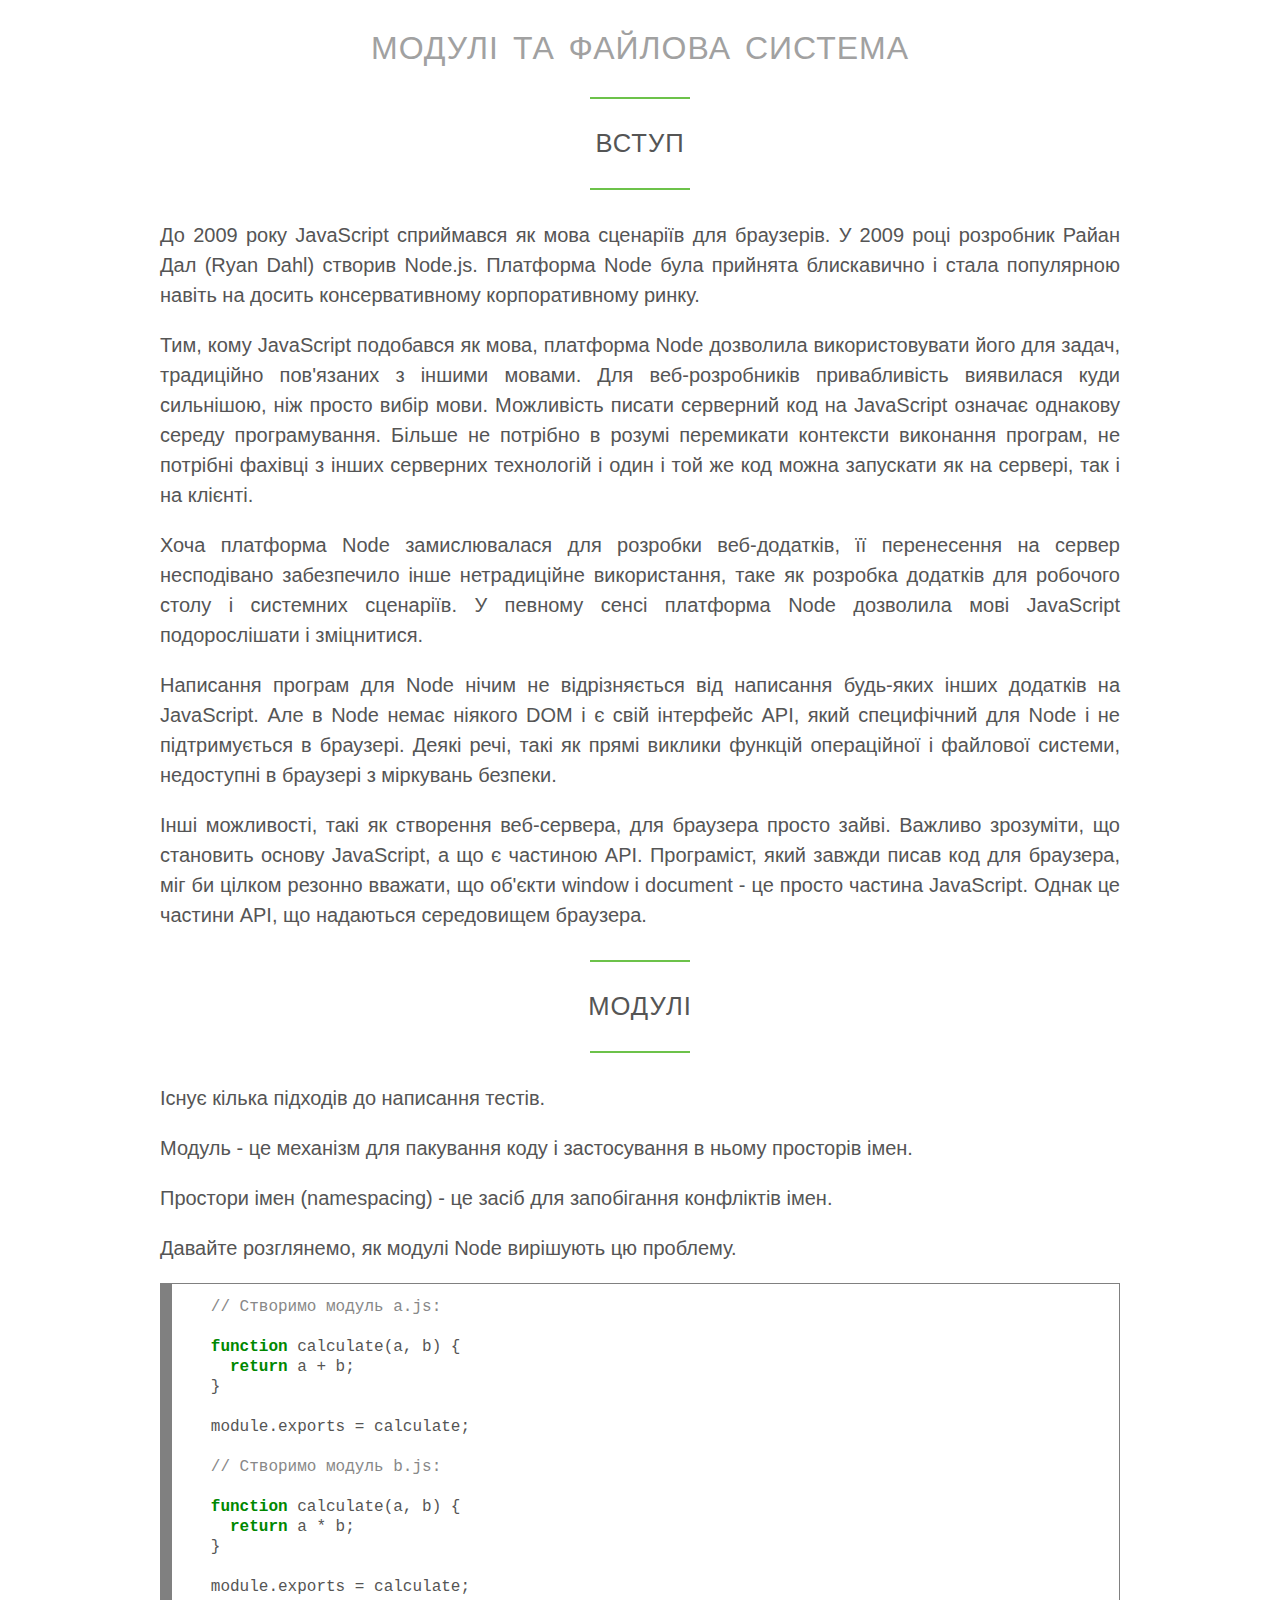
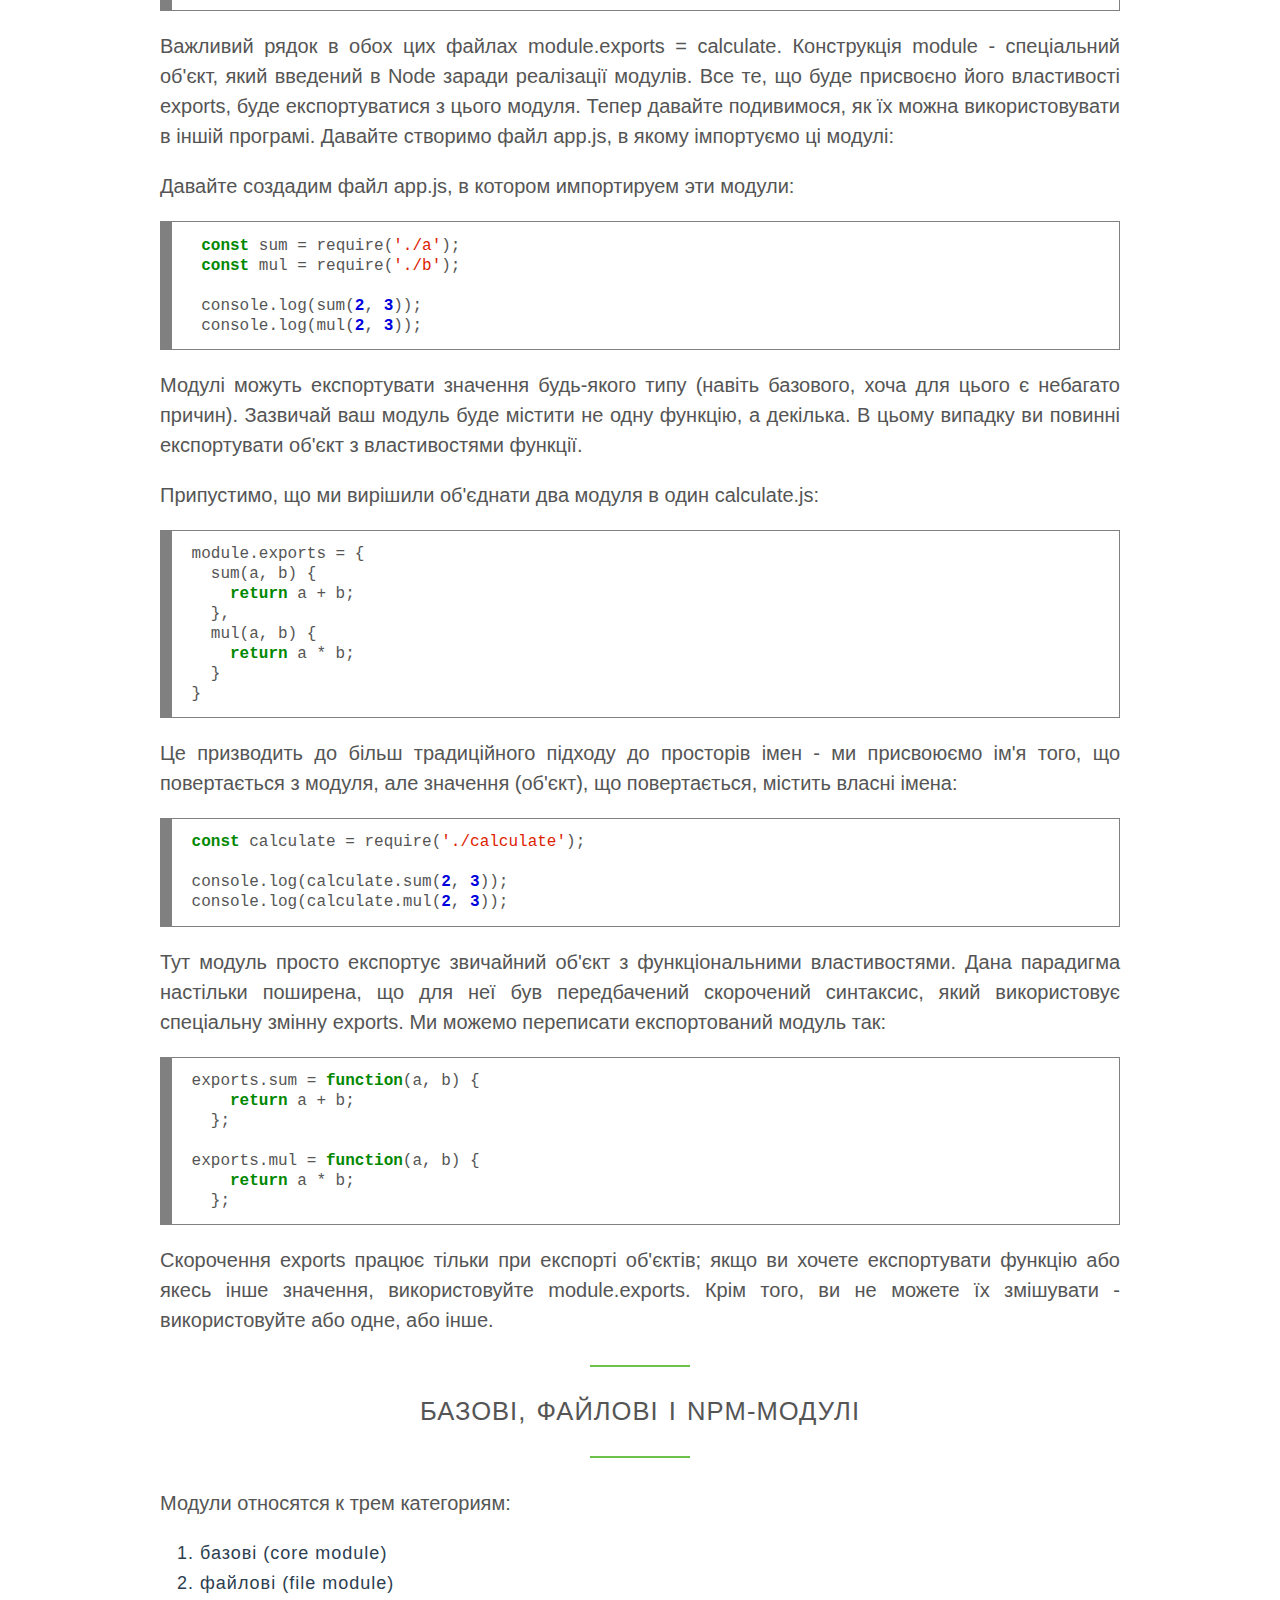
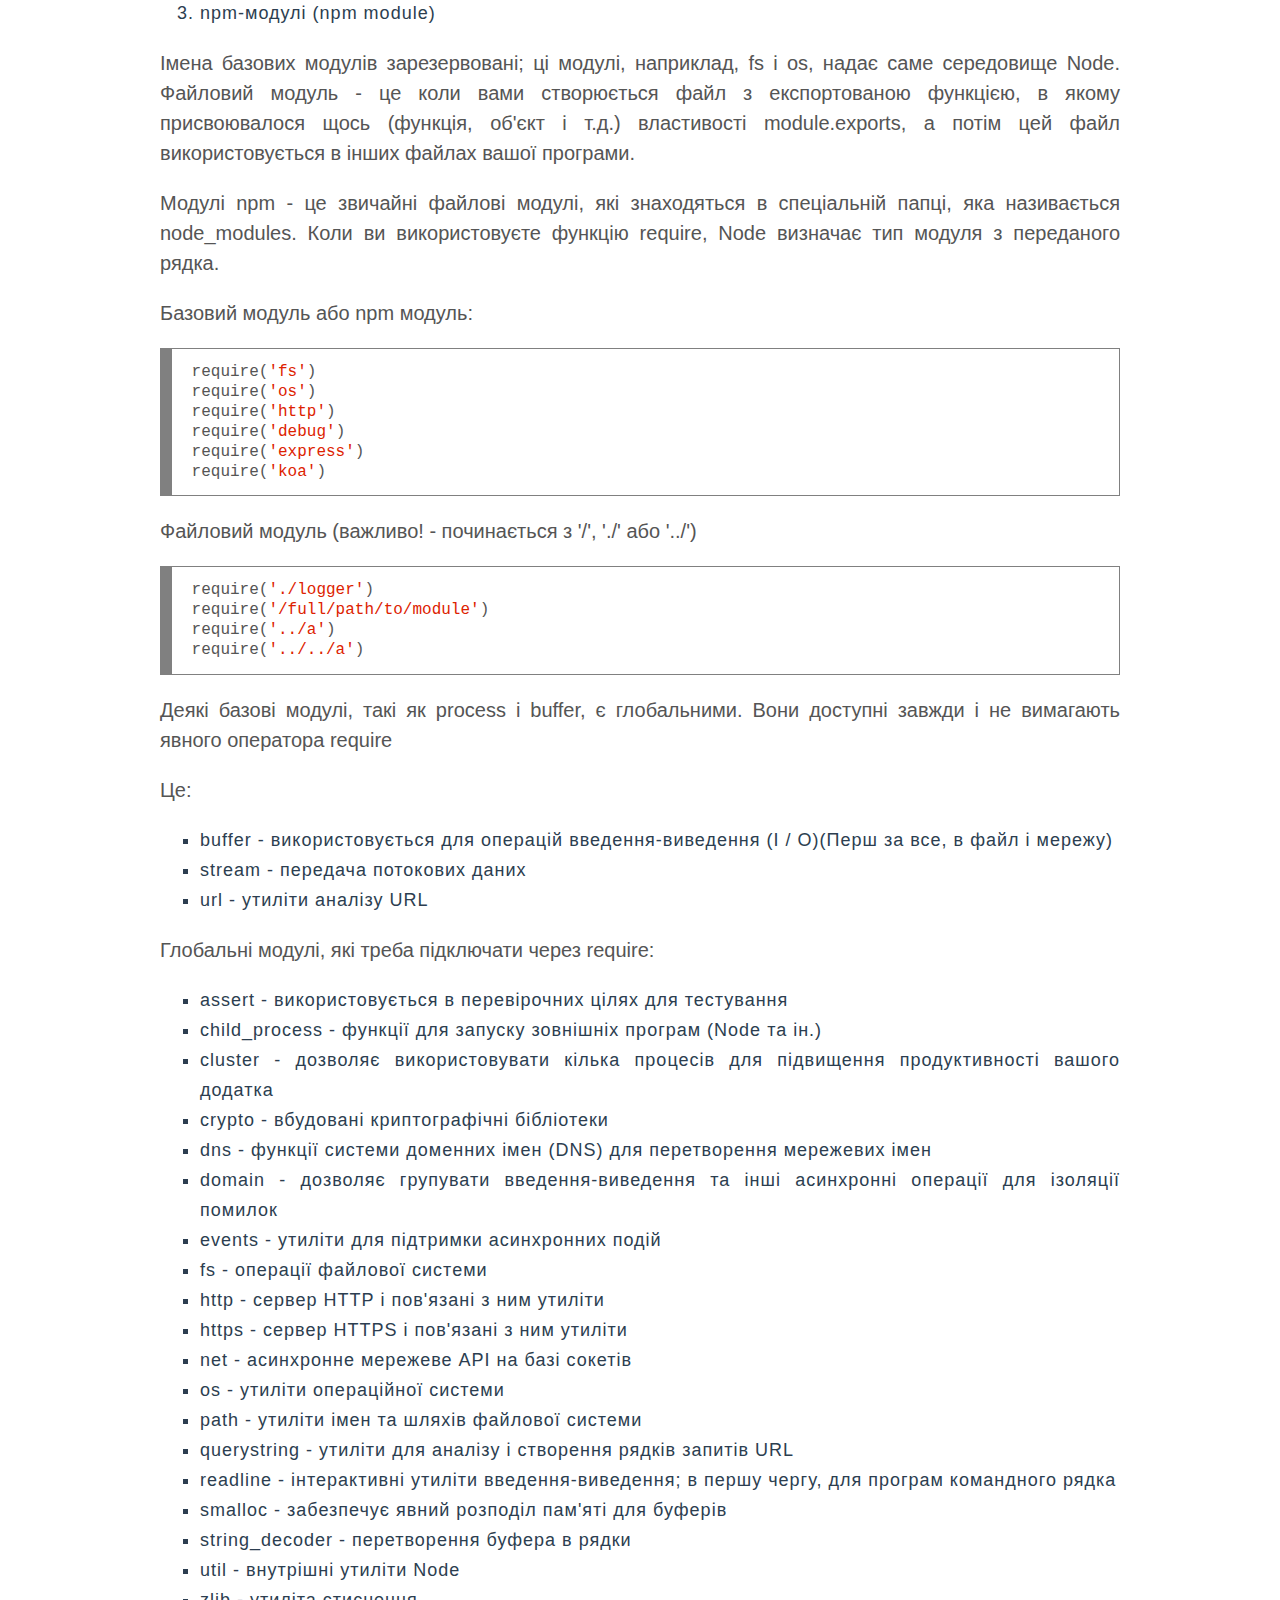
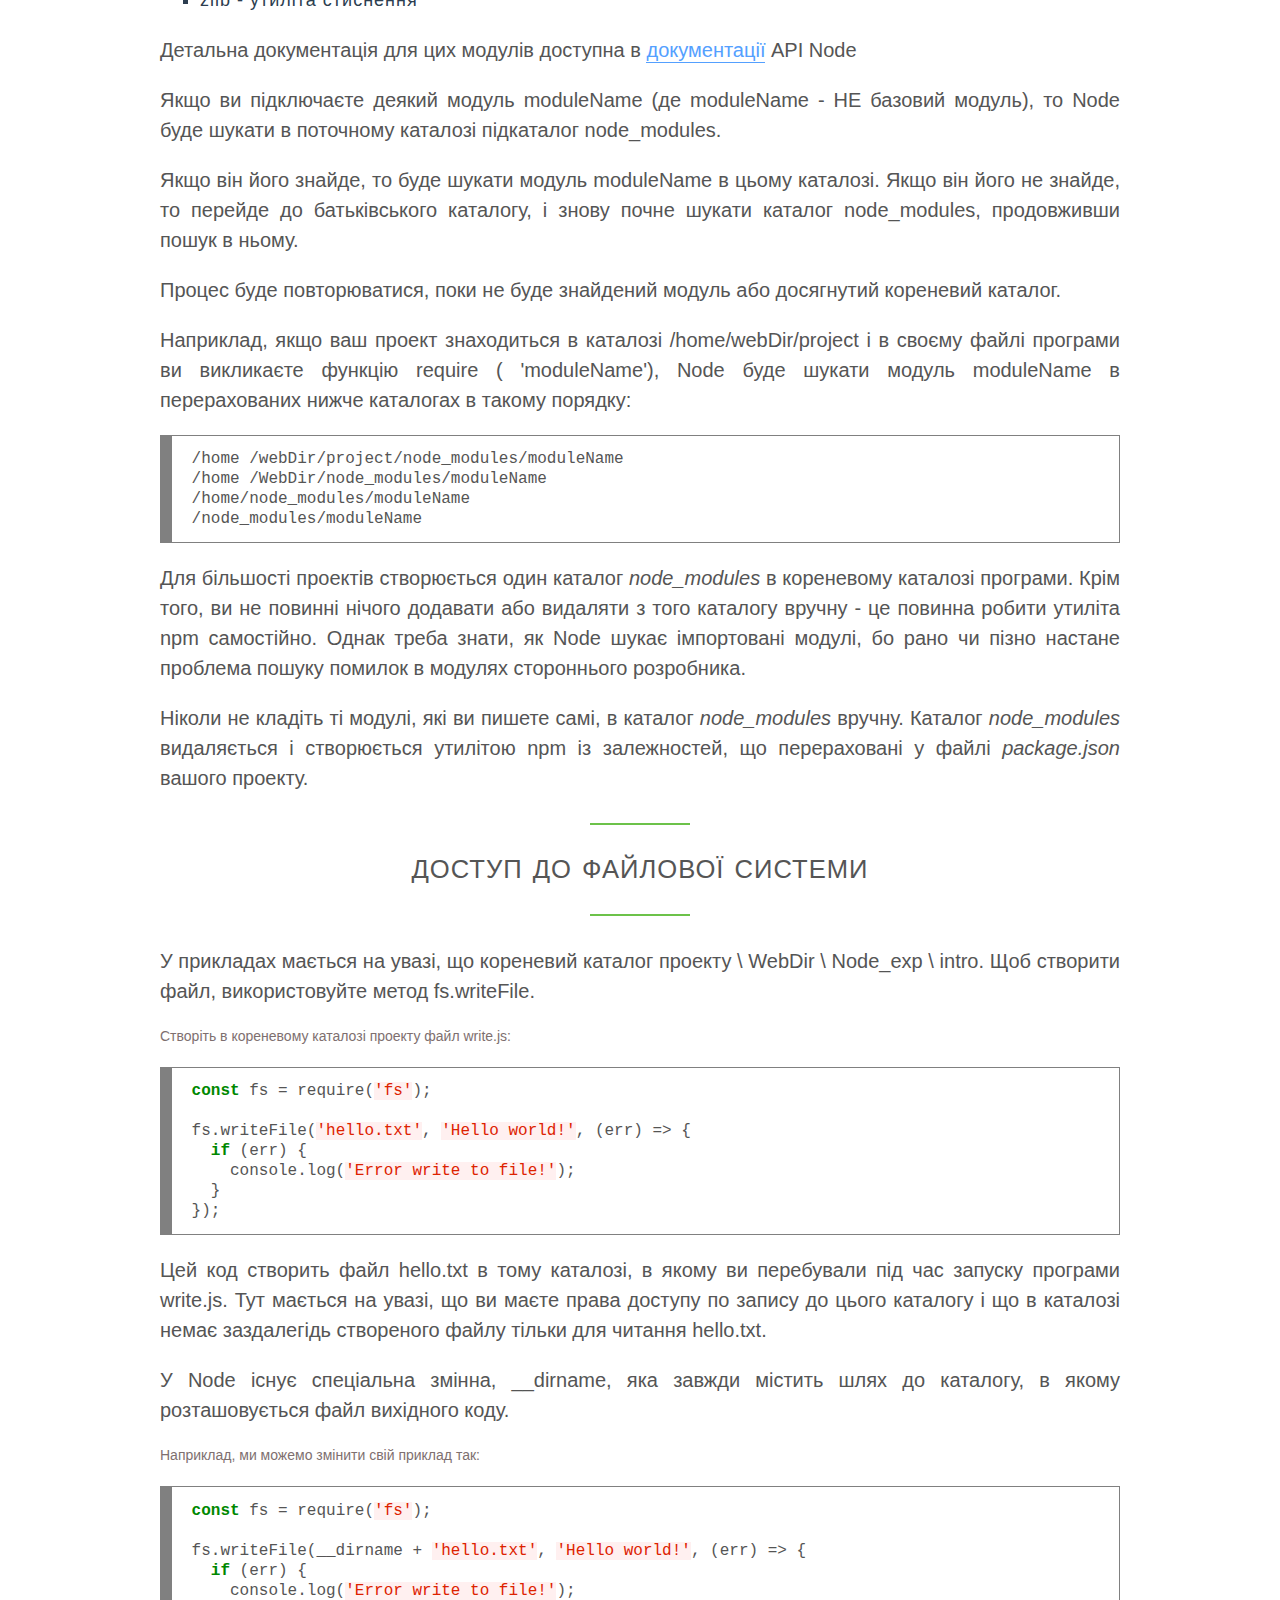
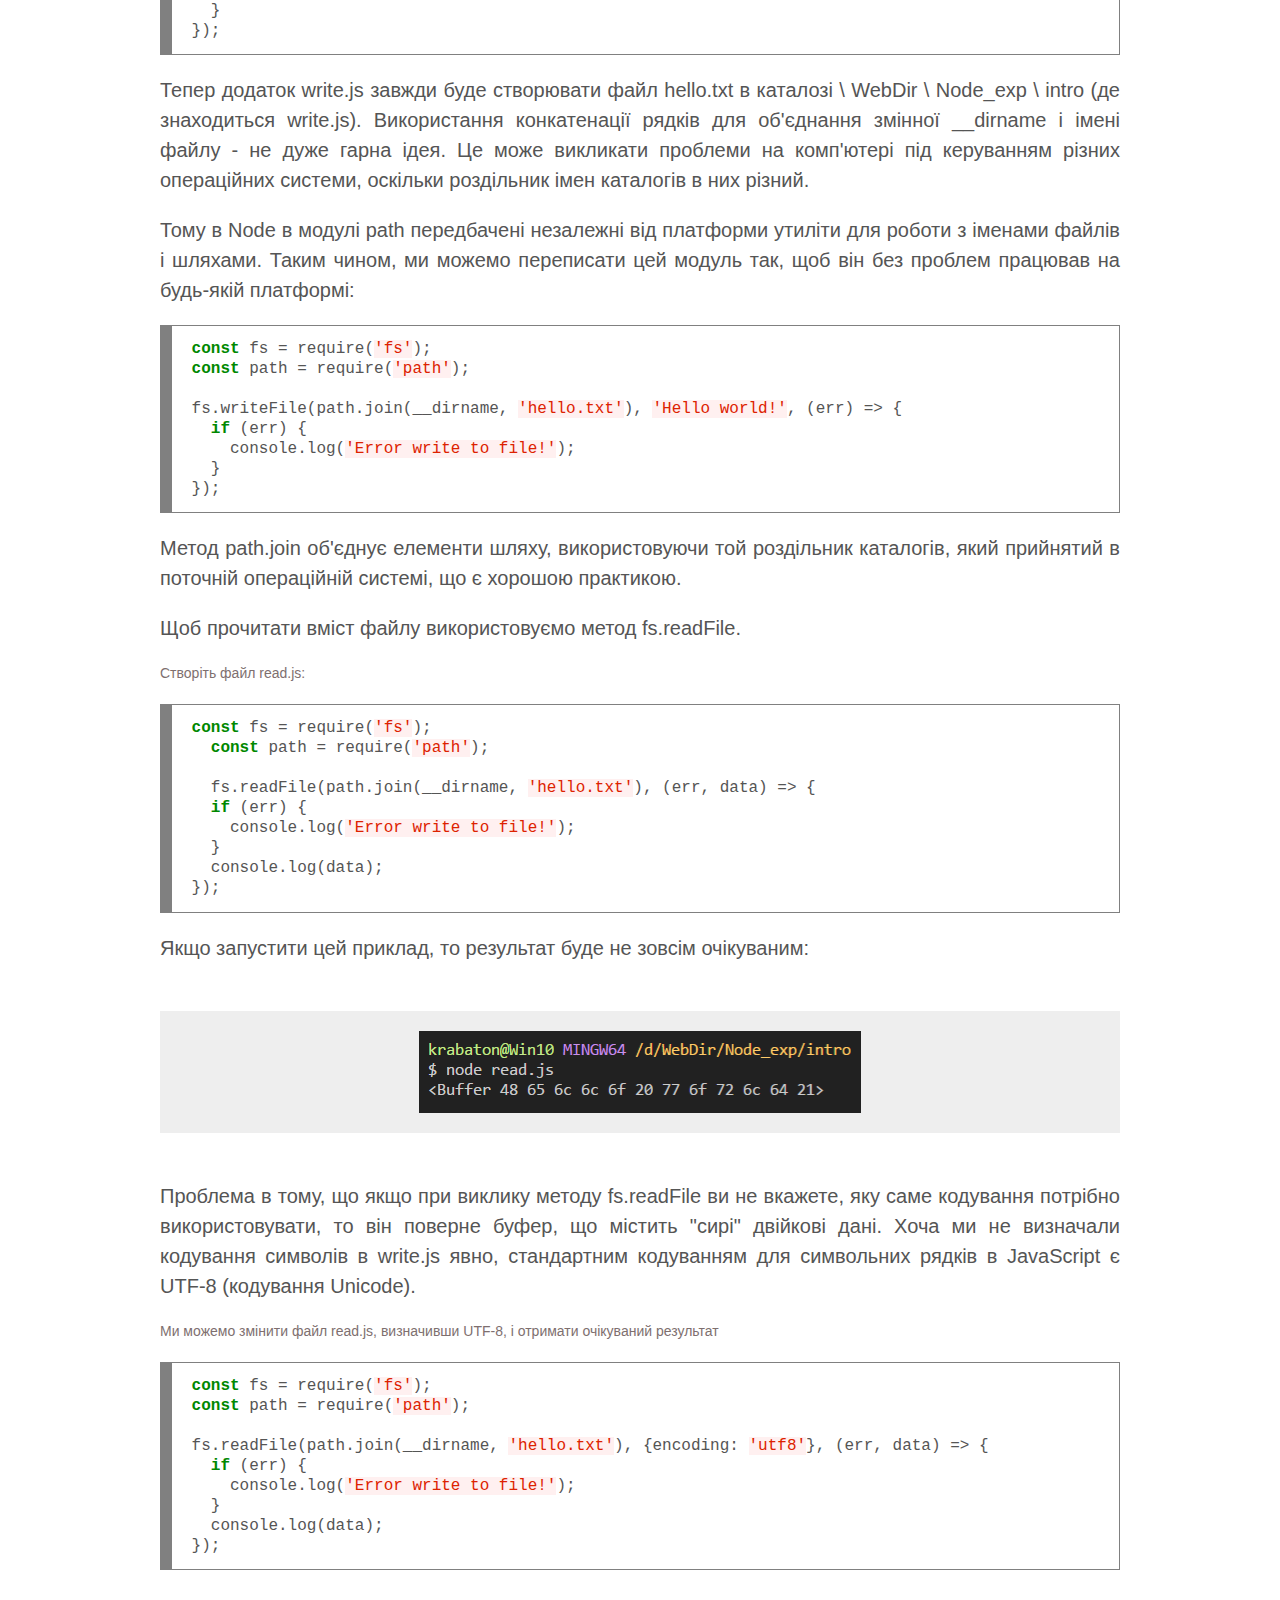
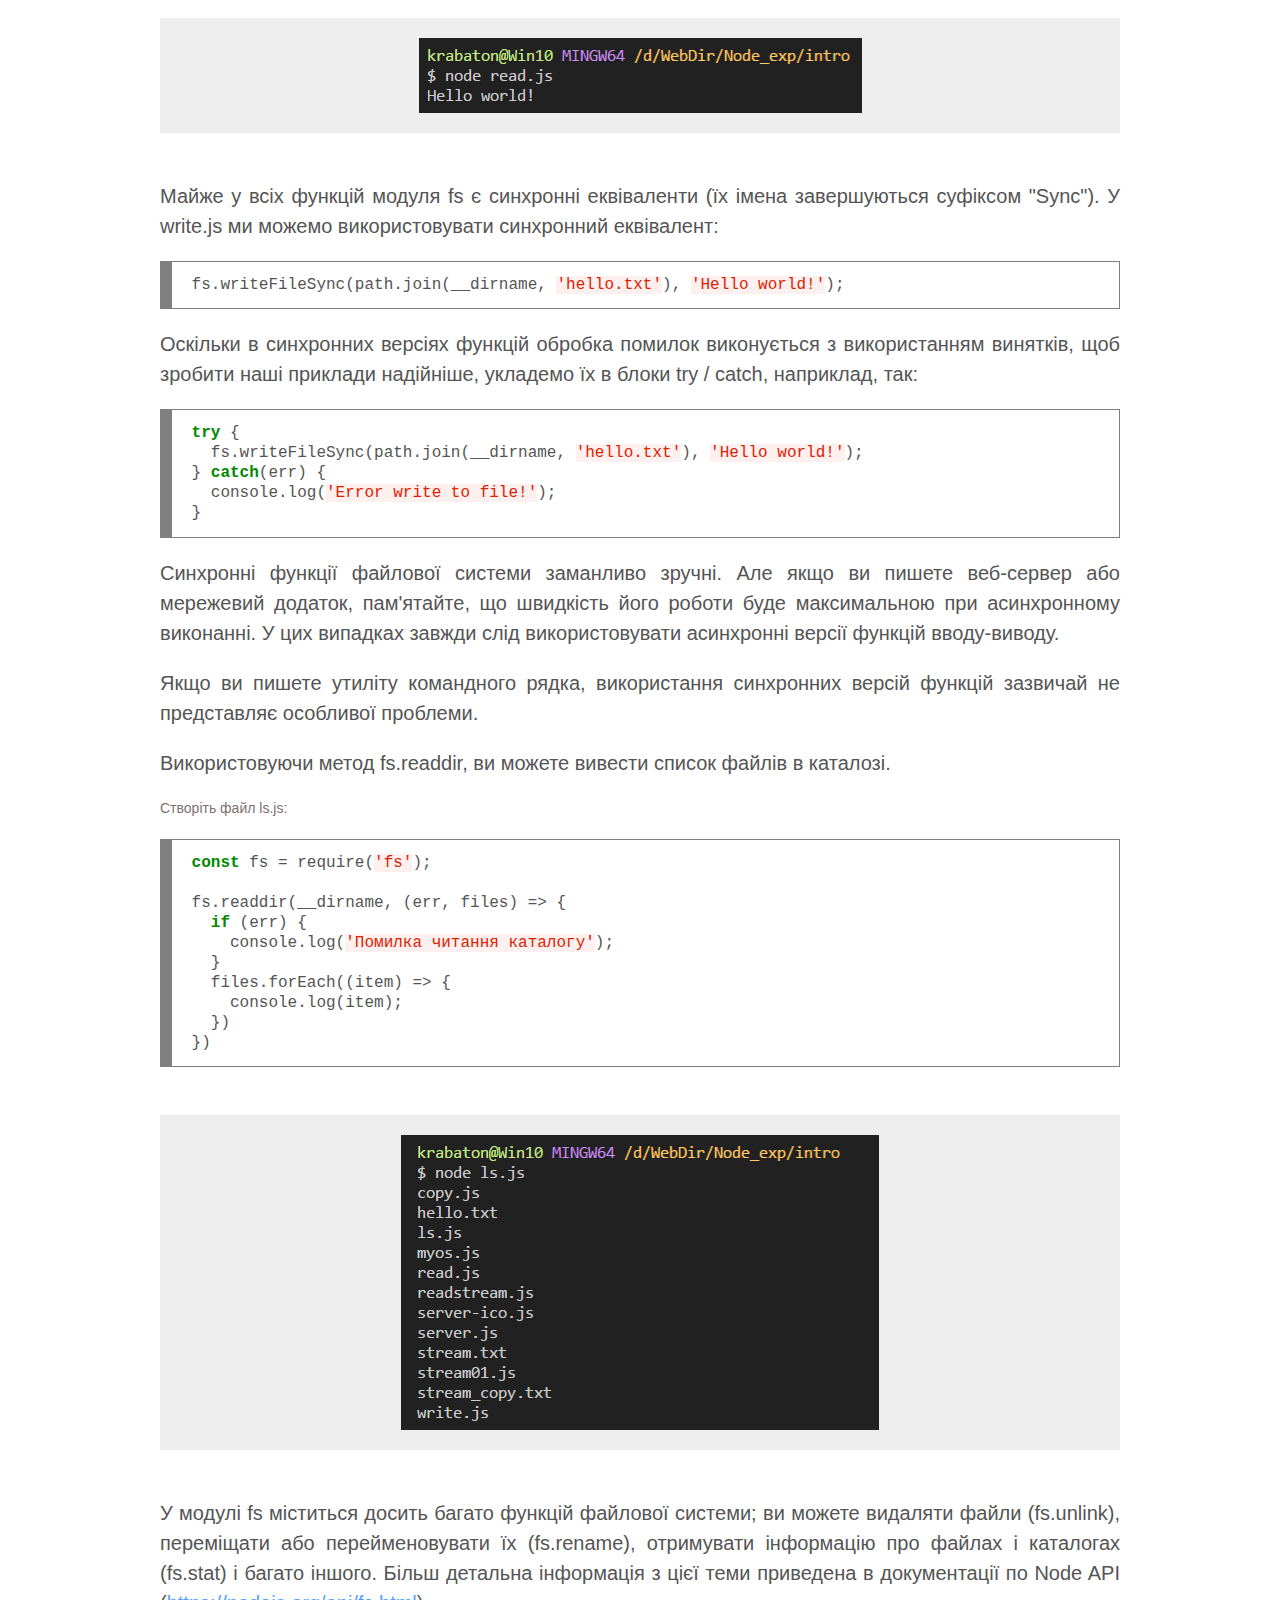
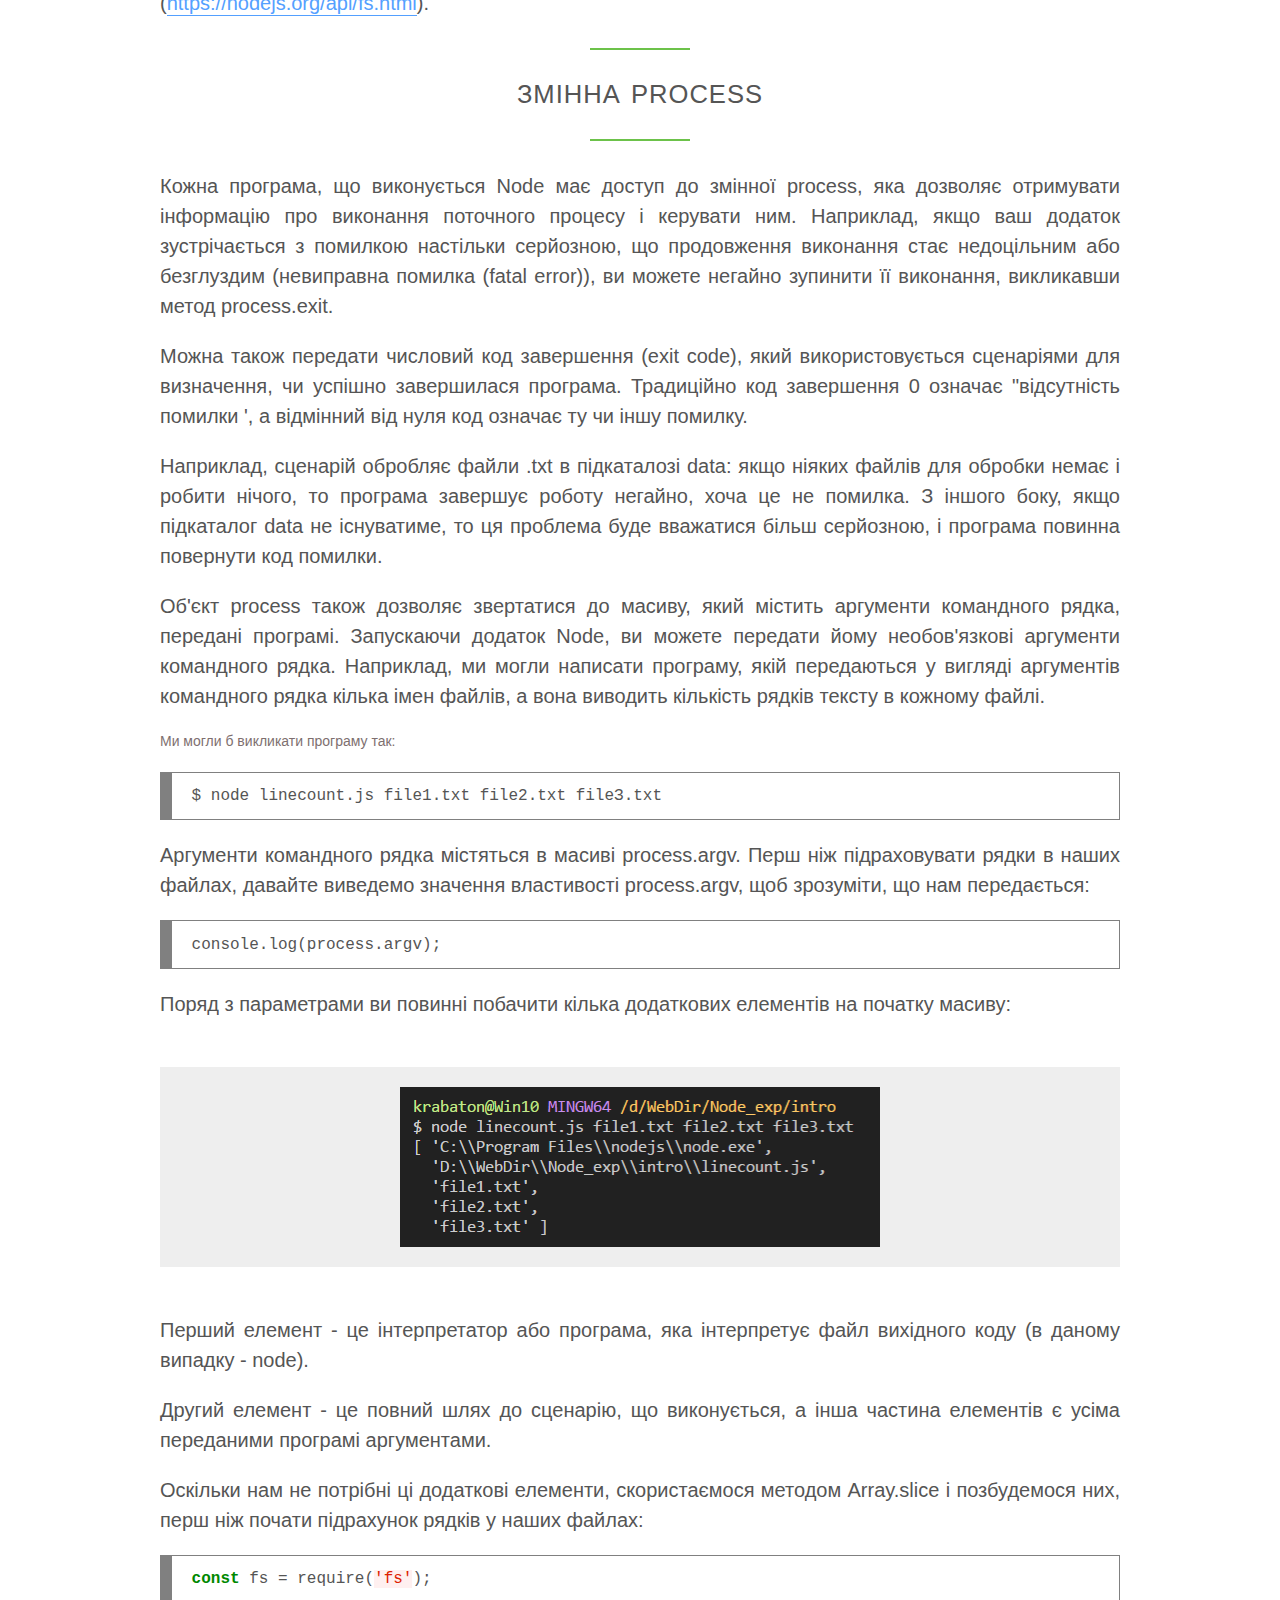
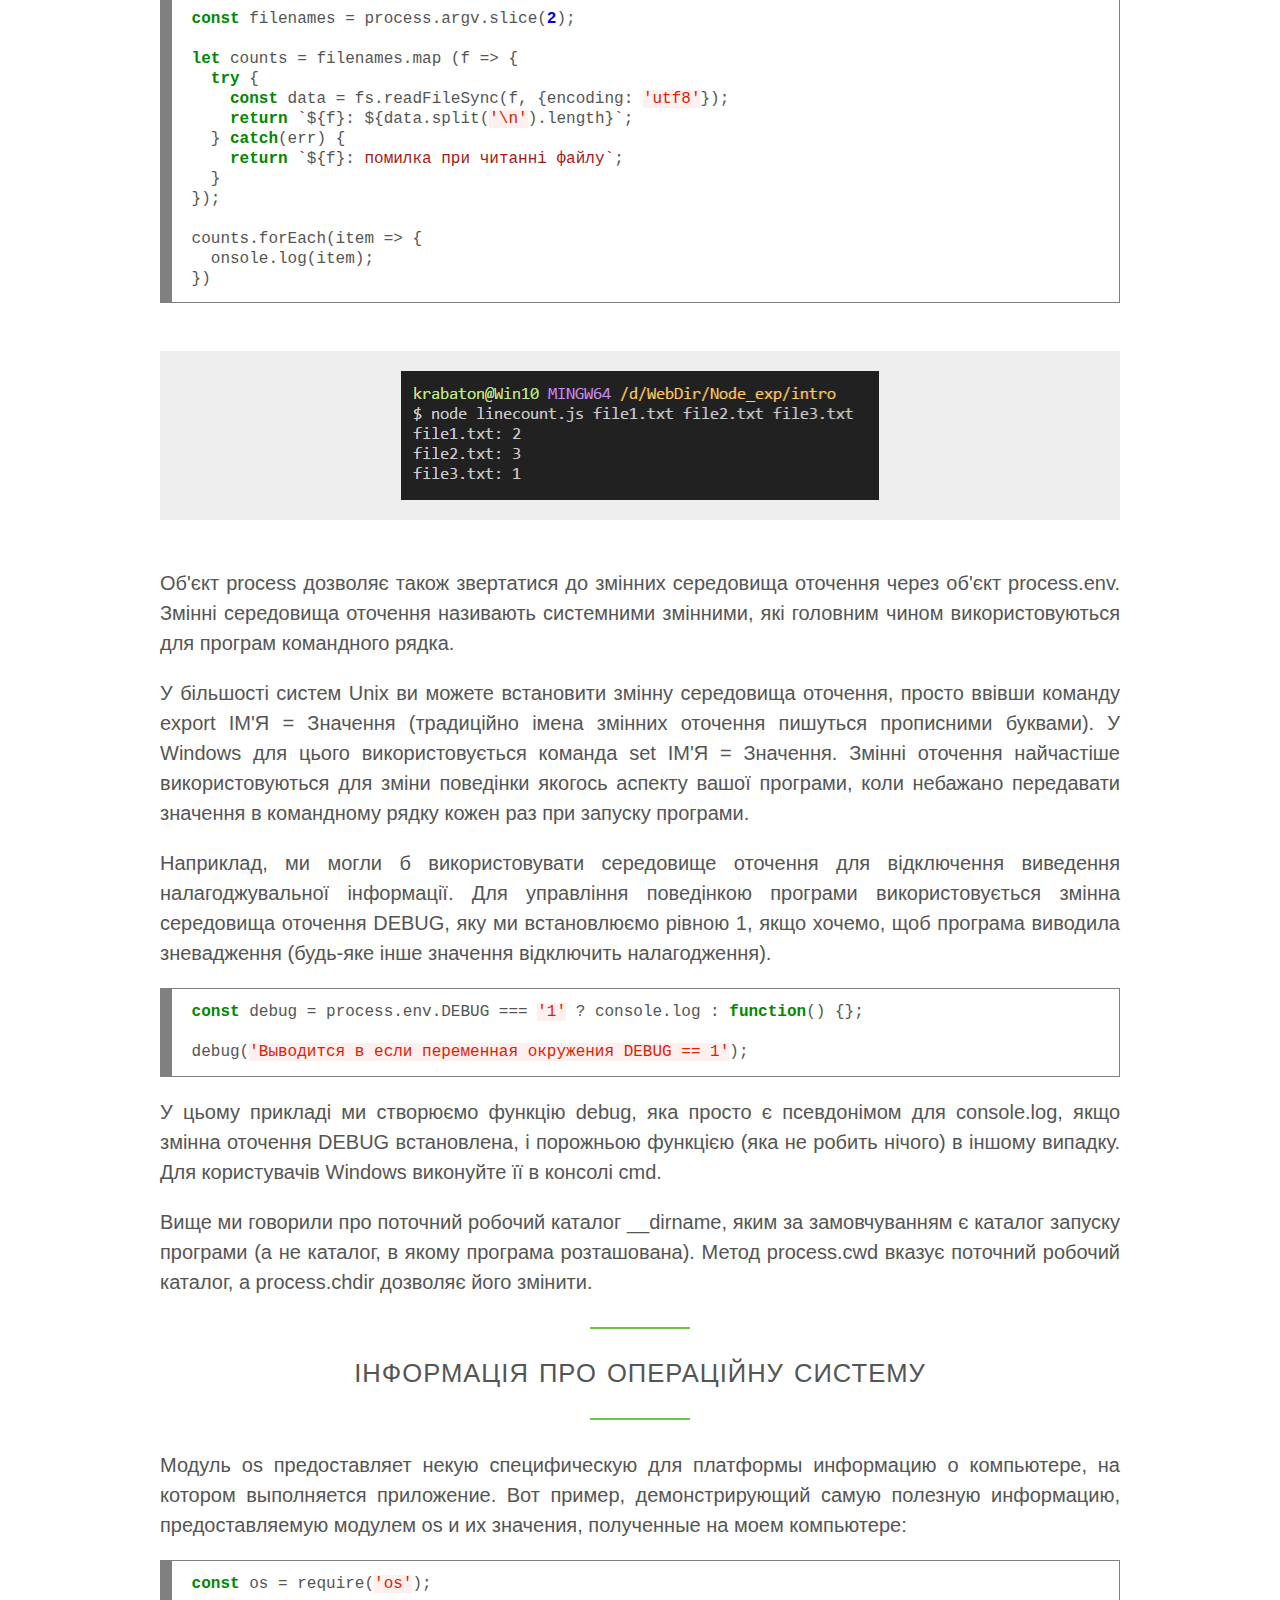
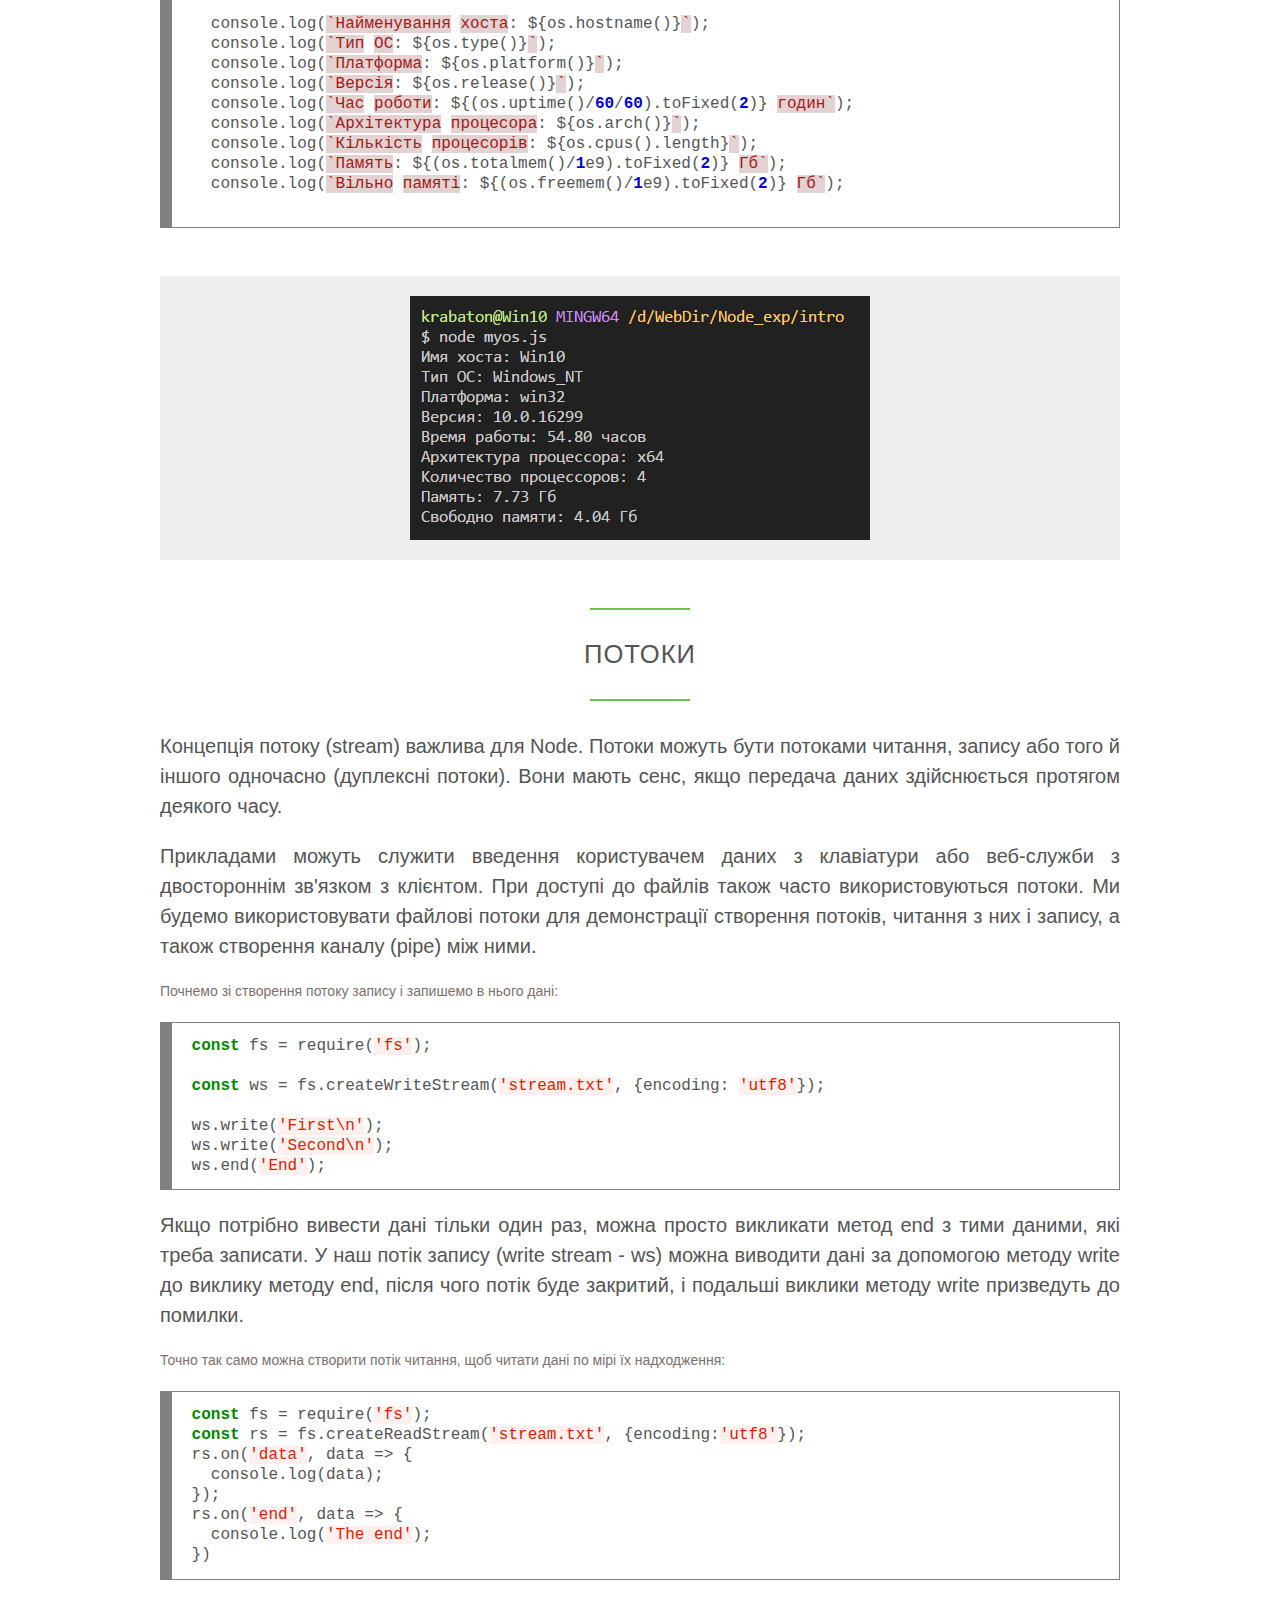
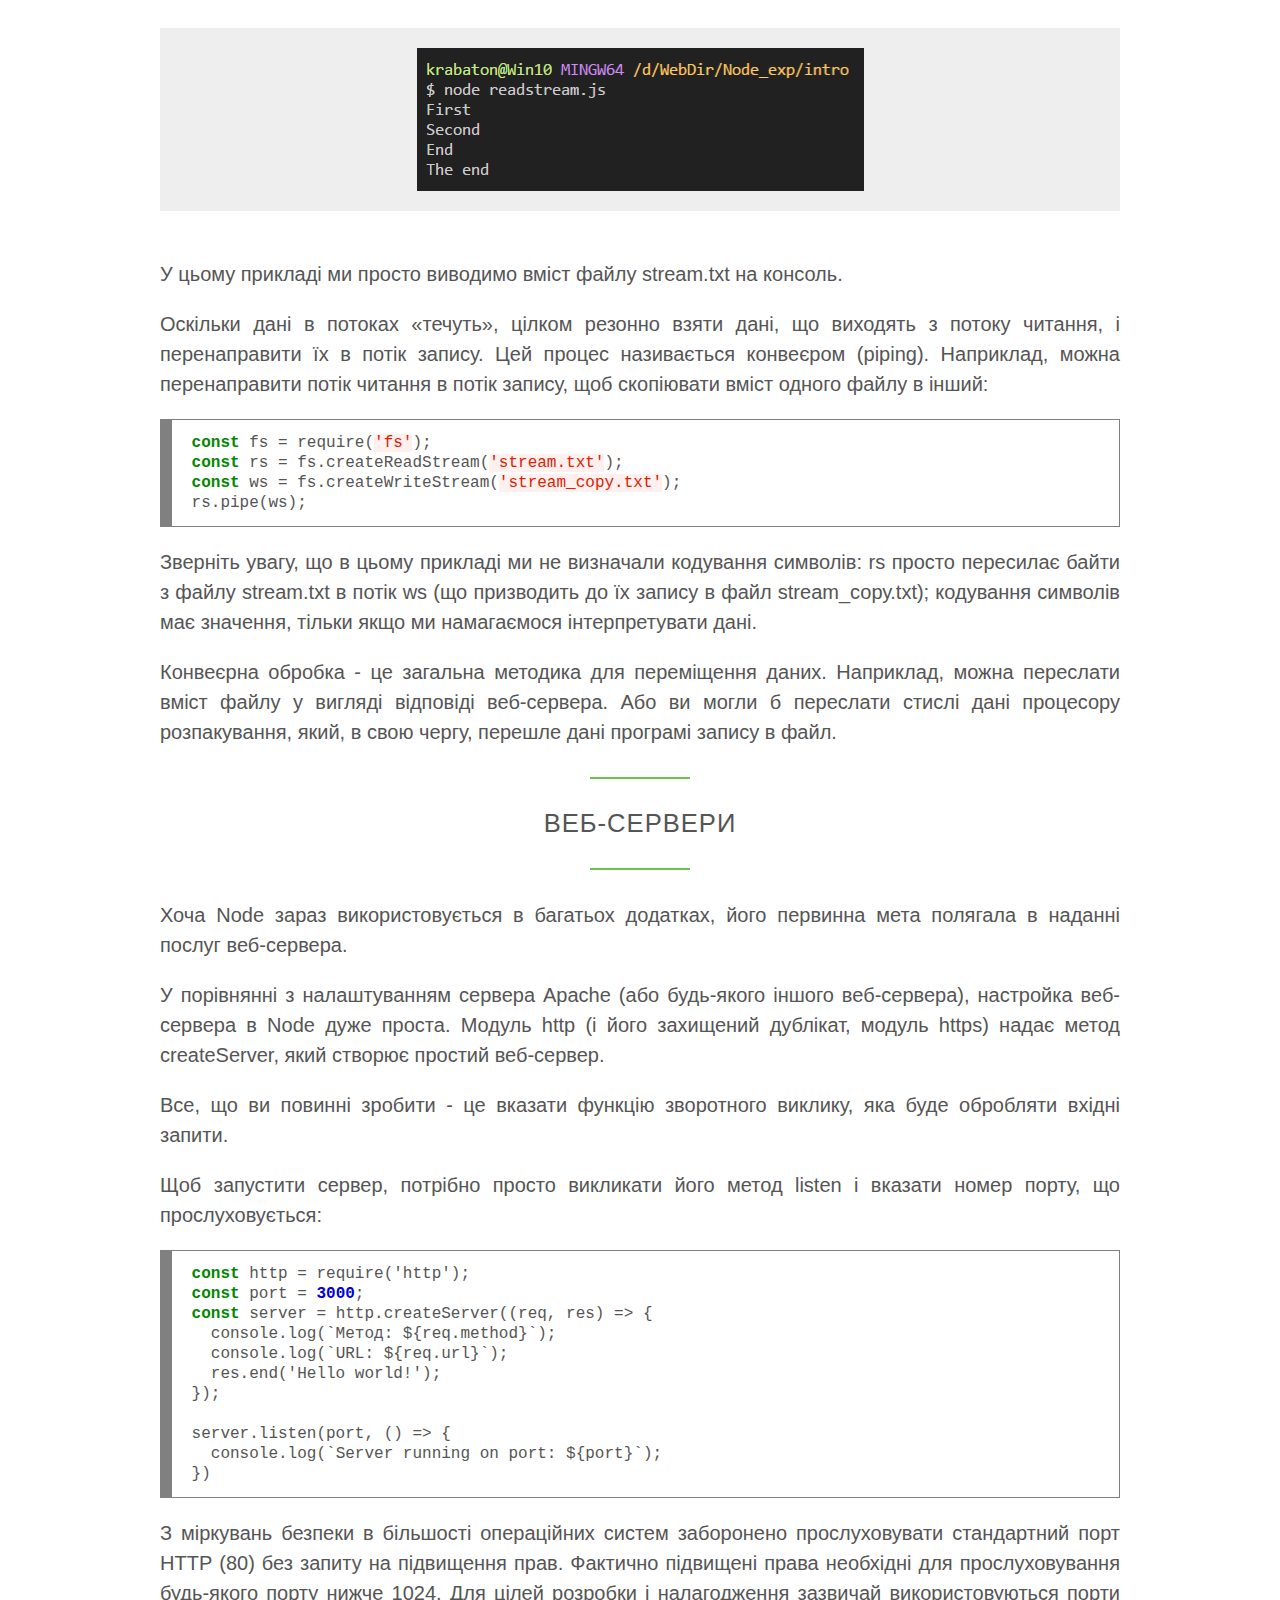
<file: chapter-1/index.html>
<!DOCTYPE html>
<html lang="en">
  <head>
    <meta charset="UTF-8" />
    <meta name="viewport" content="width=device-width, initial-scale=1.0" />
    <meta http-equiv="X-UA-Compatible" content="ie=edge" />
    <title>Модулі та файлова система</title>
    <link rel="stylesheet" href="../styles.css" />
  </head>
  <body>
    <div class="container">
      <h1>Модулі та файлова система</h1>
      <h2>Вступ</h2>
      <p>
        До 2009 року JavaScript сприймався як мова сценаріїв для браузерів. У
        2009 році розробник Райан Дал (Ryan Dahl) створив Node.js. Платформа
        Node була прийнята блискавично і стала популярною навіть на досить
        консервативному корпоративному ринку.
      </p>
      <p>
        Тим, кому JavaScript подобався як мова, платформа Node дозволила
        використовувати його для задач, традиційно пов'язаних з іншими мовами.
        Для веб-розробників привабливість виявилася куди сильнішою, ніж просто
        вибір мови. Можливість писати серверний код на JavaScript означає
        однакову середу програмування. Більше не потрібно в розумі перемикати
        контексти виконання програм, не потрібні фахівці з інших серверних
        технологій і один і той же код можна запускати як на сервері, так і на
        клієнті.
      </p>
      <p>
        Хоча платформа Node замислювалася для розробки веб-додатків, її
        перенесення на сервер несподівано забезпечило інше нетрадиційне
        використання, таке як розробка додатків для робочого столу і системних
        сценаріїв. У певному сенсі платформа Node дозволила мові JavaScript
        подорослішати і зміцнитися.
      </p>
      <p>
        Написання програм для Node нічим не відрізняється від написання
        будь-яких інших додатків на JavaScript. Але в Node немає ніякого DOM і є
        свій інтерфейс API, який специфічний для Node і не підтримується в
        браузері. Деякі речі, такі як прямі виклики функцій операційної і
        файлової системи, недоступні в браузері з міркувань безпеки.
      </p>
      <p>
        Інші можливості, такі як створення веб-сервера, для браузера просто
        зайві. Важливо зрозуміти, що становить основу JavaScript, а що є
        частиною API. Програміст, який завжди писав код для браузера, міг би
        цілком резонно вважати, що об'єкти window і document - це просто частина
        JavaScript. Однак це частини API, що надаються середовищем браузера.
      </p>
      <h2>Модулі</h2>
      <p><strong>Існує кілька підходів до написання тестів.</strong></p>
      <p>
        <strong>Модуль</strong> - це механізм для пакування коду і застосування
        в ньому просторів імен.
      </p>
      <p>
        <strong>Простори імен</strong> (namespacing) - це засіб для запобігання
        конфліктів імен.
      </p>
      <p>Давайте розглянемо, як модулі Node вирішують цю проблему.</p>

      <div
        style="background: #ffffff; overflow:auto;width:auto;border:solid gray;border-width:.1em .1em .1em .8em;padding:.2em .6em;"
      >
        <pre
          style="margin: 0; line-height: 125%"
        >  <span style="color: #888888">// Створимо модуль a.js:</span>

  <span style="color: #008800; font-weight: bold">function</span> calculate(a, b) {
    <span style="color: #008800; font-weight: bold">return</span> a + b;
  }
  
  module.exports = calculate;
    
  <span style="color: #888888">// Створимо модуль b.js:</span>
  
  <span style="color: #008800; font-weight: bold">function</span> calculate(a, b) {
    <span style="color: #008800; font-weight: bold">return</span> a * b;
  }
  
  module.exports = calculate;
</pre>
      </div>

      <p>
        Важливий рядок в обох цих файлах module.exports = calculate. Конструкція
        module - спеціальний об'єкт, який введений в Node заради реалізації
        модулів. Все те, що буде присвоєно його властивості exports, буде
        експортуватися з цього модуля. Тепер давайте подивимося, як їх можна
        використовувати в іншій програмі. Давайте створимо файл арр.js, в якому
        імпортуємо ці модулі:
      </p>
      <p>Давайте создадим файл арр.js, в котором импортируем эти модули:</p>
      <div
        style="background: #ffffff; overflow:auto;width:auto;border:solid gray;border-width:.1em .1em .1em .8em;padding:.2em .6em;"
      >
        <pre
          style="margin: 0; line-height: 125%"
        > <span style="color: #008800; font-weight: bold">const</span> sum = require(<span style="color: #dd2200; ">&#39;./a&#39;</span>);
 <span style="color: #008800; font-weight: bold">const</span> mul = require(<span style="color: #dd2200; ">&#39;./b&#39;</span>);
      
 console.log(sum(<span style="color: #0000DD; font-weight: bold">2</span>, <span style="color: #0000DD; font-weight: bold">3</span>));
 console.log(mul(<span style="color: #0000DD; font-weight: bold">2</span>, <span style="color: #0000DD; font-weight: bold">3</span>));
</pre>
      </div>
      <p>
        Модулі можуть експортувати значення будь-якого типу (навіть базового,
        хоча для цього є небагато причин). Зазвичай ваш модуль буде містити не
        одну функцію, а декілька. В цьому випадку ви повинні експортувати об'єкт
        з властивостями функції.
      </p>

      <p>
        Припустимо, що ми вирішили об'єднати два модуля в один calculate.js:
      </p>

      <div
        style="background: #ffffff; overflow:auto;width:auto;border:solid gray;border-width:.1em .1em .1em .8em;padding:.2em .6em;"
      >
        <pre style="margin: 0; line-height: 125%">module.exports = {
  sum(a, b) {
    <span style="color: #008800; font-weight: bold">return</span> a + b;
  }, 
  mul(a, b) {
    <span style="color: #008800; font-weight: bold">return</span> a * b;
  }
}
</pre>
      </div>

      <p>
        Це призводить до більш традиційного підходу до просторів імен - ми
        присвоюємо ім'я того, що повертається з модуля, але значення (об'єкт),
        що повертається, містить власні імена:
      </p>

      <div
        style="background: #ffffff; overflow:auto;width:auto;border:solid gray;border-width:.1em .1em .1em .8em;padding:.2em .6em;"
      >
        <pre
          style="margin: 0; line-height: 125%"
        ><span style="color: #008800; font-weight: bold">const</span> calculate = require(<span style="color: #dd2200;">&#39;./calculate&#39;</span>);

console.log(calculate.sum(<span style="color: #0000DD; font-weight: bold">2</span>, <span style="color: #0000DD; font-weight: bold">3</span>));
console.log(calculate.mul(<span style="color: #0000DD; font-weight: bold">2</span>, <span style="color: #0000DD; font-weight: bold">3</span>));</pre>
      </div>

      <p>
        Тут модуль просто експортує звичайний об'єкт з функціональними
        властивостями. Дана парадигма настільки поширена, що для неї був
        передбачений скорочений синтаксис, який використовує спеціальну змінну
        exports. Ми можемо переписати експортований модуль так:
      </p>

      <div
        style="background: #ffffff; overflow:auto;width:auto;border:solid gray;border-width:.1em .1em .1em .8em;padding:.2em .6em;"
      >
        <pre
          style="margin: 0; line-height: 125%"
        >exports.sum = <span style="color: #008800; font-weight: bold">function</span>(a, b) {
    <span style="color: #008800; font-weight: bold">return</span> a + b;
  };

exports.mul = <span style="color: #008800; font-weight: bold">function</span>(a, b) {
    <span style="color: #008800; font-weight: bold">return</span> a * b;
  };</pre>
      </div>

      <p>
        Скорочення exports працює тільки при експорті об'єктів; якщо ви хочете
        експортувати функцію або якесь інше значення, використовуйте
        module.exports. Крім того, ви не можете їх змішувати - використовуйте
        або одне, або інше.
      </p>

      <h2>Базові, файлові і nрm-модулі</h2>

      <p>Модули относятся к трем категориям:</p>

      <ol>
        <li>базові (core module)</li>
        <li>файлові (file module)</li>
        <li>npm-модулі (npm module)</li>
      </ol>

      <p>
        Імена базових модулів зарезервовані; ці модулі, наприклад, fs і os,
        надає саме середовище Node. Файловий модуль - це коли вами створюється
        файл з експортованою функцією, в якому присвоювалося щось (функція,
        об'єкт і т.д.) властивості module.exports, а потім цей файл
        використовується в інших файлах вашої програми.
      </p>

      <p>
        Модулі npm - це звичайні файлові модулі, які знаходяться в спеціальній
        папці, яка називається node_modules. Коли ви використовуєте функцію
        require, Node визначає тип модуля з переданого рядка.
      </p>

      <p>Базовий модуль або npm модуль:</p>

      <div
        style="background: #ffffff; overflow:auto;width:auto;border:solid gray;border-width:.1em .1em .1em .8em;padding:.2em .6em;"
      >
        <pre
          style="margin: 0; line-height: 125%"
        >require(<span style="color: #dd2200; ">&#39;fs&#39;</span>)
require(<span style="color: #dd2200; ">&#39;os&#39;</span>)
require(<span style="color: #dd2200; ">&#39;http&#39;</span>)
require(<span style="color: #dd2200; ">&#39;debug&#39;</span>)
require(<span style="color: #dd2200; ">&#39;express&#39;</span>)
require(<span style="color: #dd2200; ">&#39;koa&#39;</span>)
</pre>
      </div>

      <p>Файловий модуль (важливо! - починається з '/', './' або '../')</p>

      <div
        style="background: #ffffff; overflow:auto;width:auto;border:solid gray;border-width:.1em .1em .1em .8em;padding:.2em .6em;"
      >
        <pre style="margin: 0; line-height: 125%">
require(<span style="color: #dd2200; ">&#39;./logger&#39;</span>)
require(<span style="color: #dd2200; ">&#39;/full/path/to/module&#39;</span>)
require(<span style="color: #dd2200; ">&#39;../a&#39;</span>)
require(<span style="color: #dd2200; ">&#39;../../а&#39;</span>)
</pre>
      </div>

      <p>
        Деякі базові модулі, такі як process і buffer, є глобальними. Вони
        доступні завжди і не вимагають явного оператора require
      </p>

      <p>Це:</p>

      <ul>
        <li>
          buffer - використовується для операцій введення-виведення (I / O)(Перш
          за все, в файл і мережу)
        </li>
        <li>stream - передача потокових даних</li>
        <li>url - утиліти аналізу URL</li>
      </ul>

      <p>Глобальні модулі, які треба підключати через require:</p>

      <ul>
        <li>assert - використовується в перевірочних цілях для тестування</li>
        <li>
          child_process - функції для запуску зовнішніх програм (Node та ін.)
        </li>
        <li>
          cluster - дозволяє використовувати кілька процесів для підвищення
          продуктивності вашого додатка
        </li>
        <li>crypto - вбудовані криптографічні бібліотеки</li>
        <li>
          dns - функції системи доменних імен (DNS) для перетворення мережевих
          імен
        </li>
        <li>
          domain - дозволяє групувати введення-виведення та інші асинхронні
          операції для ізоляції помилок
        </li>
        <li>events - утиліти для підтримки асинхронних подій</li>
        <li>fs - операції файлової системи</li>
        <li>http - сервер НТТР і пов'язані з ним утиліти</li>
        <li>https - сервер НТТРS і пов'язані з ним утиліти</li>
        <li>net - асинхронне мережеве API на базі сокетів</li>
        <li>os - утиліти операційної системи</li>
        <li>path - утиліти імен та шляхів файлової системи</li>
        <li>
          querystring - утиліти для аналізу і створення рядків запитів URL
        </li>
        <li>
          readline - інтерактивні утиліти введення-виведення; в першу чергу, для
          програм командного рядка
        </li>
        <li>smalloc - забезпечує явний розподіл пам'яті для буферів</li>
        <li>string_decoder - перетворення буфера в рядки</li>
        <li>util - внутрішні утиліти Node</li>
        <li>zlib - утиліта стиснення</li>
      </ul>

      <p>
        Детальна документація для цих модулів доступна в
        <a href="https://nodejs.org/api/">документації</a> API Node
      </p>

      <p>
        Якщо ви підключаєте деякий модуль moduleName (де moduleName - НЕ базовий
        модуль), то Node буде шукати в поточному каталозі підкаталог
        node_modules.
      </p>

      <p>
        Якщо він його знайде, то буде шукати модуль moduleName в цьому каталозі.
        Якщо він його не знайде, то перейде до батьківського каталогу, і знову
        почне шукати каталог node_modules, продовживши пошук в ньому.
      </p>

      <p>
        Процес буде повторюватися, поки не буде знайдений модуль або досягнутий
        кореневий каталог.
      </p>

      <p>
        Наприклад, якщо ваш проект знаходиться в каталозі /home/webDir/project і
        в своєму файлі програми ви викликаєте функцію require ( 'moduleName'),
        Node буде шукати модуль moduleName в перерахованих нижче каталогах в
        такому порядку:
      </p>

      <div
        style="background: #ffffff; overflow:auto;width:auto;border:solid gray;border-width:.1em .1em .1em .8em;padding:.2em .6em;"
      >
        <pre
          style="margin: 0; line-height: 125%"
        ><span >/home /webDir/project/node_modules/moduleName </span>
/home /WebDir/node_modules/moduleName 
/home/node_modules/moduleName 
/node_modules/moduleName 
</pre>
      </div>

      <p>
        Для більшості проектів створюється один каталог <em>node_modules</em> в
        кореневому каталозі програми. Крім того, ви не повинні нічого додавати
        або видаляти з того каталогу вручну - це повинна робити утиліта npm
        самостійно. Однак треба знати, як Node шукає імпортовані модулі, бо рано
        чи пізно настане проблема пошуку помилок в модулях стороннього
        розробника.
      </p>

      <p>
        Ніколи не кладіть ті модулі, які ви пишете самі, в каталог
        <em>node_modules</em> вручну. Каталог <em>node_modules</em> видаляється
        і створюється утилітою npm із залежностей, що перераховані у файлі
        <em>package.json</em> вашого проекту.
      </p>

      <h2>Доступ до файлової системи</h2>

      <p>
        У прикладах мається на увазі, що кореневий каталог проекту \ WebDir \
        Node_exp \ intro. Щоб створити файл, використовуйте метод fs.writeFile.
      </p>

      <p class="label">Створіть в кореневому каталозі проекту файл write.js:</p>

      <div
        style="background: #ffffff; overflow:auto;width:auto;border:solid gray;border-width:.1em .1em .1em .8em;padding:.2em .6em;"
      >
        <pre
          style="margin: 0; line-height: 125%"
        ><span style="color: #008800; font-weight: bold">const</span> fs = require(<span style="color: #dd2200; background-color: #fff0f0">&#39;fs&#39;</span>);

fs.writeFile(<span style="color: #dd2200; background-color: #fff0f0">&#39;hello.txt&#39;</span>, <span style="color: #dd2200; background-color: #fff0f0">&#39;Hello world!&#39;</span>, (err) =&gt; {
  <span style="color: #008800; font-weight: bold">if</span> (err) {
    console.log(<span style="color: #dd2200; background-color: #fff0f0">&#39;Error write to file!&#39;</span>);
  }
});</pre>
      </div>

      <p>
        Цей код створить файл hello.txt в тому каталозі, в якому ви перебували
        під час запуску програми write.js. Тут мається на увазі, що ви маєте
        права доступу по запису до цього каталогу і що в каталозі немає
        заздалегідь створеного файлу тільки для читання hello.txt.
      </p>

      <p>
        У Node існує спеціальна змінна, __dirname, яка завжди містить шлях до
        каталогу, в якому розташовується файл вихідного коду.
      </p>

      <p class="label">Наприклад, ми можемо змінити свій приклад так:</p>

      <div
        style="background: #ffffff; overflow:auto;width:auto;border:solid gray;border-width:.1em .1em .1em .8em;padding:.2em .6em;"
      >
        <pre
          style="margin: 0; line-height: 125%"
        ><span style="color: #008800; font-weight: bold">const</span> fs = require(<span style="color: #dd2200; background-color: #fff0f0">&#39;fs&#39;</span>);

fs.writeFile(__dirname + <span style="color: #dd2200; background-color: #fff0f0">&#39;hello.txt&#39;</span>, <span style="color: #dd2200; background-color: #fff0f0">&#39;Hello world!&#39;</span>, (err) =&gt; {
  <span style="color: #008800; font-weight: bold">if</span> (err) {
    console.log(<span style="color: #dd2200; background-color: #fff0f0">&#39;Error write to file!&#39;</span>);
  }
});
</pre>
      </div>

      <p>
        Тепер додаток write.js завжди буде створювати файл hello.txt в каталозі
        \ WebDir \ Node_exp \ intro (де знаходиться write.js). Використання
        конкатенації рядків для об'єднання змінної __dirname і імені файлу - не
        дуже гарна ідея. Це може викликати проблеми на комп'ютері під керуванням
        різних операційних системи, оскільки роздільник імен каталогів в них
        різний.
      </p>

      <p>
        Тому в Node в модулі path передбачені незалежні від платформи утиліти
        для роботи з іменами файлів і шляхами. Таким чином, ми можемо переписати
        цей модуль так, щоб він без проблем працював на будь-якій платформі:
      </p>

      <div
        style="background: #ffffff; overflow:auto;width:auto;border:solid gray;border-width:.1em .1em .1em .8em;padding:.2em .6em;"
      >
        <pre
          style="margin: 0; line-height: 125%"
        ><span style="color: #008800; font-weight: bold">const</span> fs = require(<span style="color: #dd2200; background-color: #fff0f0">&#39;fs&#39;</span>);
<span style="color: #008800; font-weight: bold">const</span> path = require(<span style="color: #dd2200; background-color: #fff0f0">&#39;path&#39;</span>);

fs.writeFile(path.join(__dirname, <span style="color: #dd2200; background-color: #fff0f0">&#39;hello.txt&#39;</span>), <span style="color: #dd2200; background-color: #fff0f0">&#39;Hello world!&#39;</span>, (err) =&gt; {
  <span style="color: #008800; font-weight: bold">if</span> (err) {
    console.log(<span style="color: #dd2200; background-color: #fff0f0">&#39;Error write to file!&#39;</span>);
  }
});</pre>
      </div>

      <p>
        Метод path.join об'єднує елементи шляху, використовуючи той роздільник
        каталогів, який прийнятий в поточній операційній системі, що є хорошою
        практикою.
      </p>

      <p>Щоб прочитати вміст файлу використовуємо метод fs.readFile.</p>

      <p class="label">Створіть файл read.js:</p>

      <div
        style="background: #ffffff; overflow:auto;width:auto;border:solid gray;border-width:.1em .1em .1em .8em;padding:.2em .6em;"
      >
        <pre
          style="margin: 0; line-height: 125%"
        ><span style="color: #008800; font-weight: bold">const</span> fs = require(<span style="color: #dd2200; background-color: #fff0f0">&#39;fs&#39;</span>);
  <span style="color: #008800; font-weight: bold">const</span> path = require(<span style="color: #dd2200; background-color: #fff0f0">&#39;path&#39;</span>);

  fs.readFile(path.join(__dirname, <span style="color: #dd2200; background-color: #fff0f0">&#39;hello.txt&#39;</span>), (err, data) =&gt; {
  <span style="color: #008800; font-weight: bold">if</span> (err) {
    console.log(<span style="color: #dd2200; background-color: #fff0f0">&#39;Error write to file!&#39;</span>);
  }
  console.log(data);
});</pre>
      </div>

      <p>Якщо запустити цей приклад, то результат буде не зовсім очікуваним:</p>
<div class="img_container">
      <img src="../images/chapter-1/1.png" alt="Picture 1" />
</div>
      <p>
        Проблема в тому, що якщо при виклику методу fs.readFile ви не вкажете,
        яку саме кодування потрібно використовувати, то він поверне буфер, що
        містить "сирі" двійкові дані. Хоча ми не визначали кодування символів в
        write.js явно, стандартним кодуванням для символьних рядків в JavaScript
        є UTF-8 (кодування Unicode).
      </p>

      <p class="label">
        Ми можемо змінити файл read.js, визначивши UTF-8, і отримати очікуваний
        результат
      </p>

      <div
        style="background: #ffffff; overflow:auto;width:auto;border:solid gray;border-width:.1em .1em .1em .8em;padding:.2em .6em;"
      >
        <pre
          style="margin: 0; line-height: 125%"
        ><span style="color: #008800; font-weight: bold">const</span> fs = require(<span style="color: #dd2200; background-color: #fff0f0">&#39;fs&#39;</span>);
<span style="color: #008800; font-weight: bold">const</span> path = require(<span style="color: #dd2200; background-color: #fff0f0">&#39;path&#39;</span>);

fs.readFile(path.join(__dirname, <span style="color: #dd2200; background-color: #fff0f0">&#39;hello.txt&#39;</span>), {encoding: <span style="color: #dd2200; background-color: #fff0f0">&#39;utf8&#39;</span>}, (err, data) =&gt; {
  <span style="color: #008800; font-weight: bold">if</span> (err) {
    console.log(<span style="color: #dd2200; background-color: #fff0f0">&#39;Error write to file!&#39;</span>);
  }
  console.log(data);
});</pre>
      </div>
<div class="img_container"> 
      <img src="../images/chapter-1/2.png" alt="Picture 2" />
</div>   
      <p>
        Майже у всіх функцій модуля fs є синхронні еквіваленти (їх імена
        завершуються суфіксом "Sync"). У write.js ми можемо використовувати
        синхронний еквівалент:
      </p>

      <div
        style="background: #ffffff; overflow:auto;width:auto;border:solid gray;border-width:.1em .1em .1em .8em;padding:.2em .6em;"
      >
        <pre
          style="margin: 0; line-height: 125%"
        >fs.writeFileSync(path.join(__dirname, <span style="color: #dd2200; background-color: #fff0f0">&#39;hello.txt&#39;</span>), <span style="color: #dd2200; background-color: #fff0f0">&#39;Hello world!&#39;</span>);
</pre>
      </div>

      <p>
        Оскільки в синхронних версіях функцій обробка помилок виконується з
        використанням винятків, щоб зробити наші приклади надійніше, укладемо їх
        в блоки try / catch, наприклад, так:
      </p>

      <!-- HTML generated using hilite.me -->
      <div
        style="background: #ffffff; overflow:auto;width:auto;border:solid gray;border-width:.1em .1em .1em .8em;padding:.2em .6em;"
      >
        <pre
          style="margin: 0; line-height: 125%"
        ><span style="color: #008800; font-weight: bold">try</span> {
  fs.writeFileSync(path.join(__dirname, <span style="color: #dd2200; background-color: #fff0f0">&#39;hello.txt&#39;</span>), <span style="color: #dd2200; background-color: #fff0f0">&#39;Hello world!&#39;</span>);
} <span style="color: #008800; font-weight: bold">catch</span>(err) {
  console.log(<span style="color: #dd2200; background-color: #fff0f0">&#39;Error write to file!&#39;</span>);
}
</pre>
      </div>

      <p>
        Синхронні функції файлової системи заманливо зручні. Але якщо ви пишете
        веб-сервер або мережевий додаток, пам'ятайте, що швидкість його роботи
        буде максимальною при асинхронному виконанні. У цих випадках завжди слід
        використовувати асинхронні версії функцій вводу-виводу.
      </p>

      <p>
        Якщо ви пишете утиліту командного рядка, використання синхронних версій
        функцій зазвичай не представляє особливої проблеми.
      </p>

      <p>
        Використовуючи метод fs.readdir, ви можете вивести список файлів в
        каталозі.
      </p>

      <p class="label">Створіть файл ls.js:</p>

      <div
        style="background: #ffffff; overflow:auto;width:auto;border:solid gray;border-width:.1em .1em .1em .8em;padding:.2em .6em;"
      >
        <pre
          style="margin: 0; line-height: 125%"
        ><span style="color: #008800; font-weight: bold">const</span> fs = require(<span style="color: #dd2200; background-color: #fff0f0">&#39;fs&#39;</span>);

fs.readdir(__dirname, (err, files) =&gt; {
  <span style="color: #008800; font-weight: bold">if</span> (err) {
    console.log(<span style="color: #dd2200; background-color: #fff0f0">&#39;Помилка читання каталогу&#39;</span>);
  }
  files.forEach((item) =&gt; {
    console.log(item);
  })
})</pre>
      </div>
<div class="img_container">
      <img src="../images/chapter-1/3.png" alt="Picture 3" />
    </div>
      <p>
        У модулі fs міститься досить багато функцій файлової системи; ви можете
        видаляти файли (fs.unlink), переміщати або перейменовувати їх
        (fs.rename), отримувати інформацію про файлах і каталогах (fs.stat) і
        багато іншого. Більш детальна інформація з цієї теми приведена в
        документації по Node API (<a href="https://nodejs.org/api/fs.html"
          >https://nodejs.org/api/fs.html</a
        >).
      </p>

      <h2>Змінна process</h2>
      <p>
        Кожна програма, що виконується Node має доступ до змінної process, яка
        дозволяє отримувати інформацію про виконання поточного процесу і
        керувати ним. Наприклад, якщо ваш додаток зустрічається з помилкою
        настільки серйозною, що продовження виконання стає недоцільним або
        безглуздим (невиправна помилка (fatal error)), ви можете негайно
        зупинити її виконання, викликавши метод process.exit.
      </p>
      <p>
        Можна також передати числовий код завершення (exit code), який
        використовується сценаріями для визначення, чи успішно завершилася
        програма. Традиційно код завершення 0 означає "відсутність помилки ', а
        відмінний від нуля код означає ту чи іншу помилку.
      </p>
      <p>
        Наприклад, сценарій обробляє файли .txt в підкаталозі data: якщо ніяких
        файлів для обробки немає і робити нічого, то програма завершує роботу
        негайно, хоча це не помилка. З іншого боку, якщо підкаталог data не
        існуватиме, то ця проблема буде вважатися більш серйозною, і програма
        повинна повернути код помилки.
      </p>
      <p>
        Об'єкт process також дозволяє звертатися до масиву, який містить
        аргументи командного рядка, передані програмі. Запускаючи додаток Node,
        ви можете передати йому необов'язкові аргументи командного рядка.
        Наприклад, ми могли написати програму, якій передаються у вигляді
        аргументів командного рядка кілька імен файлів, а вона виводить
        кількість рядків тексту в кожному файлі.
      </p>
      <p class="label">Ми могли б викликати програму так:</p>

      <div
        style="background: #ffffff; overflow:auto;width:auto;border:solid gray;border-width:.1em .1em .1em .8em;padding:.2em .6em;"
      >
        <pre style="margin: 0; line-height: 125%">
$ node linecount.js file1.txt file2.txt fileЗ.txt
</pre
        >
      </div>

      <p>
        Аргументи командного рядка містяться в масиві process.argv. Перш ніж
        підраховувати рядки в наших файлах, давайте виведемо значення
        властивості process.argv, щоб зрозуміти, що нам передається:
      </p>

      <!-- HTML generated using hilite.me -->
      <div
        style="background: #ffffff; overflow:auto;width:auto;border:solid gray;border-width:.1em .1em .1em .8em;padding:.2em .6em;"
      >
        <pre style="margin: 0; line-height: 125%">
console.log(process.argv);
</pre
        >
      </div>

      <p>
        Поряд з параметрами ви повинні побачити кілька додаткових елементів на
        початку масиву:
      </p>
<div class="img_container">
      <img src="../images/chapter-1/4.png" alt="Picture 4" />
</div>
      <p>
        Перший елемент - це інтерпретатор або програма, яка інтерпретує файл
        вихідного коду (в даному випадку - node).
      </p>
      <p>
        Другий елемент - це повний шлях до сценарію, що виконується, а інша
        частина елементів є усіма переданими програмі аргументами.
      </p>
      <p>
        Оскільки нам не потрібні ці додаткові елементи, скористаємося методом
        Array.slice і позбудемося них, перш ніж почати підрахунок рядків у наших
        файлах:
      </p>

      <div
        style="background: #ffffff; overflow:auto;width:auto;border:solid gray;border-width:.1em .1em .1em .8em;padding:.2em .6em;"
      >
        <pre
          style="margin: 0; line-height: 125%"
        ><span style="color: #008800; font-weight: bold">const</span> fs = require(<span style="color: #dd2200; background-color: #fff0f0">&#39;fs&#39;</span>);

<span style="color: #008800; font-weight: bold">const</span> filenames = process.argv.slice(<span style="color: #0000DD; font-weight: bold">2</span>);

<span style="color: #008800; font-weight: bold">let</span> counts = filenames.map (f =&gt; {
  <span style="color: #008800; font-weight: bold">try</span> {
    <span style="color: #008800; font-weight: bold">const</span> data = fs.readFileSync(f, {encoding: <span style="color: #dd2200; background-color: #fff0f0">&#39;utf8&#39;</span>});
    <span style="color: #008800; font-weight: bold">return</span> <span style="color: #a61717; ">`</span>${f}: ${data.split(<span style="color: #dd2200; background-color: #fff0f0">&#39;\n&#39;</span>).length}<span style="color: #a61717; ">`</span>;
  } <span style="color: #008800; font-weight: bold">catch</span>(err) {
    <span style="color: #008800; font-weight: bold">return</span> <span style="color: #a61717; ">`</span>${f}: <span style="color: #a61717; ">помилка</span> <span style="color: #a61717; ">при</span> <span style="color: #a61717; ">читанні</span> <span style="color: #a61717; ">файлу`</span>;
  }
});
    
counts.forEach(item =&gt; {
  onsole.log(item);
})</pre>
      </div>
<div class="img_container">
      <img src="../images/chapter-1/5.png" alt="Picture 5" />
</div>
      <p>
        Об'єкт process дозволяє також звертатися до змінних середовища оточення
        через об'єкт process.env. Змінні середовища оточення називають
        системними змінними, які головним чином використовуються для програм
        командного рядка.
      </p>
      <p>
        У більшості систем Unix ви можете встановити змінну середовища оточення,
        просто ввівши команду export ІМ'Я = Значення (традиційно імена змінних
        оточення пишуться прописними буквами). У Windows для цього
        використовується команда set ІМ'Я = Значення. Змінні оточення найчастіше
        використовуються для зміни поведінки якогось аспекту вашої програми,
        коли небажано передавати значення в командному рядку кожен раз при
        запуску програми.
      </p>
      <p>
        Наприклад, ми могли б використовувати середовище оточення для
        відключення виведення налагоджувальної інформації. Для управління
        поведінкою програми використовується змінна середовища оточення DEBUG,
        яку ми встановлюємо рівною 1, якщо хочемо, щоб програма виводила
        зневадження (будь-яке інше значення відключить налагодження).
      </p>

      <div
        style="background: #ffffff; overflow:auto;width:auto;border:solid gray;border-width:.1em .1em .1em .8em;padding:.2em .6em;"
      >
        <pre
          style="margin: 0; line-height: 125%"
        ><span style="color: #008800; font-weight: bold">const</span> debug = process.env.DEBUG === <span style="color: #dd2200; background-color: #fff0f0">&#39;1&#39;</span> ? console.log : <span style="color: #008800; font-weight: bold">function</span>() {};

debug(<span style="color: #dd2200; background-color: #fff0f0">&#39;Выводится в если переменная окружения DEBUG == 1&#39;</span>);
</pre>
      </div>

      <p>
        У цьому прикладі ми створюємо функцію debug, яка просто є псевдонімом
        для console.log, якщо змінна оточення DEBUG встановлена, і порожньою
        функцією (яка не робить нічого) в іншому випадку. Для користувачів
        Windows виконуйте її в консолі cmd.
      </p>
      <p>
        Вище ми говорили про поточний робочий каталог __dirname, яким за
        замовчуванням є каталог запуску програми (а не каталог, в якому програма
        розташована). Метод process.cwd вказує поточний робочий каталог, а
        process.chdir дозволяє його змінити.
      </p>

      <h2>Інформація про операційну систему</h2>
      <p>
        Модуль os предоставляет некую специфическую для платформы информацию о
        компьютере, на котором выполняется приложение. Вот пример,
        демонстрирующий самую полезную информацию, предоставляемую модулем os и
        их значения, полученные на моем компьютере:
      </p>
      <!-- HTML generated using hilite.me -->
      <div
        style="background: #ffffff; overflow:auto;width:auto;border:solid gray;border-width:.1em .1em .1em .8em;padding:.2em .6em;"
      >
        <pre
          style="margin: 0; line-height: 125%"
        ><span style="color: #008800; font-weight: bold">const</span> os = require(<span style="color: #dd2200; background-color: #fff0f0">&#39;os&#39;</span>);

  console.log(<span style="color: #a61717; background-color: #e3d2d2">`Найменування</span> <span style="color: #a61717; background-color: #e3d2d2">хоста</span>: ${os.hostname()}<span style="color: #a61717; background-color: #e3d2d2">`</span>);
  console.log(<span style="color: #a61717; background-color: #e3d2d2">`Тип</span> <span style="color: #a61717; background-color: #e3d2d2">ОС</span>: ${os.type()}<span style="color: #a61717; background-color: #e3d2d2">`</span>);
  console.log(<span style="color: #a61717; background-color: #e3d2d2">`Платформа</span>: ${os.platform()}<span style="color: #a61717; background-color: #e3d2d2">`</span>);
  console.log(<span style="color: #a61717; background-color: #e3d2d2">`Версія</span>: ${os.release()}<span style="color: #a61717; background-color: #e3d2d2">`</span>);
  console.log(<span style="color: #a61717; background-color: #e3d2d2">`Час</span> <span style="color: #a61717; background-color: #e3d2d2">роботи</span>: ${(os.uptime()/<span style="color: #0000DD; font-weight: bold">60</span>/<span style="color: #0000DD; font-weight: bold">60</span>).toFixed(<span style="color: #0000DD; font-weight: bold">2</span>)} <span style="color: #a61717; background-color: #e3d2d2">годин`</span>);
  console.log(<span style="color: #a61717; background-color: #e3d2d2">`Архітектура</span> <span style="color: #a61717; background-color: #e3d2d2">процесора</span>: ${os.arch()}<span style="color: #a61717; background-color: #e3d2d2">`</span>);
  console.log(<span style="color: #a61717; background-color: #e3d2d2">`Кількість</span> <span style="color: #a61717; background-color: #e3d2d2">процесорів</span>: ${os.cpus().length}<span style="color: #a61717; background-color: #e3d2d2">`</span>);
  console.log(<span style="color: #a61717; background-color: #e3d2d2">`Память</span>: ${(os.totalmem()/<span style="color: #0000DD; font-weight: bold">1</span>e9).toFixed(<span style="color: #0000DD; font-weight: bold">2</span>)} <span style="color: #a61717; background-color: #e3d2d2">Гб`</span>);
  console.log(<span style="color: #a61717; background-color: #e3d2d2">`Вільно</span> <span style="color: #a61717; background-color: #e3d2d2">памяті</span>: ${(os.freemem()/<span style="color: #0000DD; font-weight: bold">1</span>e9).toFixed(<span style="color: #0000DD; font-weight: bold">2</span>)} <span style="color: #a61717; background-color: #e3d2d2">Гб`</span>);
  </pre>
      </div>
<div class="img_container">
      <img src="../images/chapter-1/6.png" alt="Picture 6" />
</div>
      <h2>Потоки</h2>

      <p>
        Концепція потоку (stream) важлива для Node. Потоки можуть бути потоками
        читання, запису або того й іншого одночасно (дуплексні потоки). Вони
        мають сенс, якщо передача даних здійснюється протягом деякого часу.
      </p>

      <p>
        Прикладами можуть служити введення користувачем даних з клавіатури або
        веб-служби з двостороннім зв'язком з клієнтом. При доступі до файлів
        також часто використовуються потоки. Ми будемо використовувати файлові
        потоки для демонстрації створення потоків, читання з них і запису, а
        також створення каналу (pipe) між ними.
      </p>

      <p class="label">
        Почнемо зі створення потоку запису і запишемо в нього дані:
      </p>

      <!-- HTML generated using hilite.me -->
      <div
        style="background: #ffffff; overflow:auto;width:auto;border:solid gray;border-width:.1em .1em .1em .8em;padding:.2em .6em;"
      >
        <pre
          style="margin: 0; line-height: 125%"
        ><span style="color: #008800; font-weight: bold">const</span> fs = require(<span style="color: #dd2200; background-color: #fff0f0">&#39;fs&#39;</span>);

<span style="color: #008800; font-weight: bold">const</span> ws = fs.createWriteStream(<span style="color: #dd2200; background-color: #fff0f0">&#39;stream.txt&#39;</span>, {encoding: <span style="color: #dd2200; background-color: #fff0f0">&#39;utf8&#39;</span>});

ws.write(<span style="color: #dd2200; background-color: #fff0f0">&#39;First\n&#39;</span>);
ws.write(<span style="color: #dd2200; background-color: #fff0f0">&#39;Second\n&#39;</span>);
ws.end(<span style="color: #dd2200; background-color: #fff0f0">&#39;End&#39;</span>);
</pre>
      </div>

      <p>
        Якщо потрібно вивести дані тільки один раз, можна просто викликати метод
        end з тими даними, які треба записати. У наш потік запису (write stream
        - ws) можна виводити дані за допомогою методу write до виклику методу
        end, після чого потік буде закритий, і подальші виклики методу write
        призведуть до помилки.
      </p>

      <p class="label">
        Точно так само можна створити потік читання, щоб читати дані по мірі їх
        надходження:
      </p>

      <div
        style="background: #ffffff; overflow:auto;width:auto;border:solid gray;border-width:.1em .1em .1em .8em;padding:.2em .6em;"
      >
        <pre
          style="margin: 0; line-height: 125%"
        ><span style="color: #008800; font-weight: bold">const</span> fs = require(<span style="color: #dd2200; background-color: #fff0f0">&#39;fs&#39;</span>);
<span style="color: #008800; font-weight: bold">const</span> rs = fs.createReadStream(<span style="color: #dd2200; background-color: #fff0f0">&#39;stream.txt&#39;</span>, {encoding:<span style="color: #dd2200; background-color: #fff0f0">&#39;utf8&#39;</span>});
rs.on(<span style="color: #dd2200; background-color: #fff0f0">&#39;data&#39;</span>, data =&gt; {
  console.log(data);
});
rs.on(<span style="color: #dd2200; background-color: #fff0f0">&#39;end&#39;</span>, data =&gt; {
  console.log(<span style="color: #dd2200; background-color: #fff0f0">&#39;The end&#39;</span>);
})</pre>
      </div>
<div class="img_container">
      <img src="../images/chapter-1/7.png" alt="Picture 7" />
    </div>
      <p>
        У цьому прикладі ми просто виводимо вміст файлу stream.txt на консоль.
      </p>

      <p>
        Оскільки дані в потоках «течуть», цілком резонно взяти дані, що виходять
        з потоку читання, і перенаправити їх в потік запису. Цей процес
        називається конвеєром (piping). Наприклад, можна перенаправити потік
        читання в потік запису, щоб скопіювати вміст одного файлу в інший:
      </p>

      <!-- HTML generated using hilite.me -->
      <div
        style="background: #ffffff; overflow:auto;width:auto;border:solid gray;border-width:.1em .1em .1em .8em;padding:.2em .6em;"
      >
        <pre
          style="margin: 0; line-height: 125%"
        ><span style="color: #008800; font-weight: bold">const</span> fs = require(<span style="color: #dd2200; background-color: #fff0f0">&#39;fs&#39;</span>);
<span style="color: #008800; font-weight: bold">const</span> rs = fs.createReadStream(<span style="color: #dd2200; background-color: #fff0f0">&#39;stream.txt&#39;</span>);
<span style="color: #008800; font-weight: bold">const</span> ws = fs.createWriteStream(<span style="color: #dd2200; background-color: #fff0f0">&#39;stream_copy.txt&#39;</span>);
rs.pipe(ws);</pre>
      </div>

      <p>
        Зверніть увагу, що в цьому прикладі ми не визначали кодування символів:
        rs просто пересилає байти з файлу stream.txt в потік ws (що призводить
        до їх запису в файл stream_сору.txt); кодування символів має значення,
        тільки якщо ми намагаємося інтерпретувати дані.
      </p>

      <p>
        Конвеєрна обробка - це загальна методика для переміщення даних.
        Наприклад, можна переслати вміст файлу у вигляді відповіді веб-сервера.
        Або ви могли б переслати стислі дані процесору розпакування, який, в
        свою чергу, перешле дані програмі запису в файл.
      </p>

      <h2>Веб-сервери</h2>
      <p>
        Хоча Node зараз використовується в багатьох додатках, його первинна мета
        полягала в наданні послуг веб-сервера.
      </p>
      <p>
        У порівнянні з налаштуванням сервера Apache (або будь-якого іншого
        веб-сервера), настройка веб-сервера в Node дуже проста. Модуль http (і
        його захищений дублікат, модуль https) надає метод createServer, який
        створює простий веб-сервер.
      </p>
      <p>
        Все, що ви повинні зробити - це вказати функцію зворотного виклику, яка
        буде обробляти вхідні запити.
      </p>
      <p>
        Щоб запустити сервер, потрібно просто викликати його метод listen і
        вказати номер порту, що прослуховується:
      </p>

      <div
        style="background: #ffffff; overflow:auto;width:auto;border:solid gray;border-width:.1em .1em .1em .8em;padding:.2em .6em;"
      >
        <pre
          style="margin: 0; line-height: 125%"
        ><span style="color: #008800; font-weight: bold">const</span> http = require(<span>&#39;http&#39;</span>);
<span style="color: #008800; font-weight: bold">const</span> port = <span style="color: #0000DD; font-weight: bold">3000</span>;
<span style="color: #008800; font-weight: bold">const</span> server = http.createServer((req, res) =&gt; {
  console.log(<span>`Метод</span>: ${req.method}<span>`</span>);
  console.log(<span>`</span>URL: ${req.url}<span>`</span>);
  res.end(<span>&#39;Hello world!&#39;</span>);
});
  
server.listen(port, () =&gt; {
  console.log(<span>`</span>Server running on port: ${port}<span>`</span>);
})</pre>
      </div>

      <p>
        З міркувань безпеки в більшості операційних систем заборонено
        прослуховувати стандартний порт НТТР (80) без запиту на підвищення прав.
        Фактично підвищені права необхідні для прослуховування будь-якого порту
        нижче 1024. Для цілей розробки і налагодження зазвичай використовуються
        порти вище 1024 і вибирають такі номери, як 3000, 8000, 3030 і 8080,
        оскільки їх легше запам'ятати:
      </p>
<div class="img_container"><img src="../images/chapter-1/8.png" alt="Picture 8" /></div>

      

      <p>
        Якщо ви запустите цю програму і перейдете в браузер за адресою http: //
        localhost: 3000 /, то побачите рядок 'Hello world!' . В консоль ми
        виводимо всі запити, які складаються з методу та шляху URL. Кожен раз
        при переході в браузері з цього URL, на сервер відправляється два
        запити:
      </p>

 <div class="img_container"><img src="../images/chapter-1/9.png" alt="Picture 9" /></div>     

      <p>
        Більшість браузерів неявно запитують піктограму, яку вони потім
        відображають на панелі URL або заголовку вкладки. Тому ми бачимо цей
        запит в нашій консолі.
      </p>
      <p>
        В основі веб-сервера Node лежить функція зворотного виклику (її ви
        повинні вказати при створенні сервера). Саме вона обробляє всі вхідні
        запити.
      </p>
      <p>
        Їй передається два аргументи: об'єкт IncomingMessage (найчастіше для
        нього вибирається змінна req) і об'єкт ServerRequest (найчастіше для
        нього вибирається змінна res).
      </p>
      <p>
        Об'єкт IncomingMessage містить всю інформацію про НТТР-запит: який URL
        затребуваний, всі надіслані заголовки, всі передані в тілі дані і т.д.
        Об'єкт ServerResponse містить властивості та методи для управління
        відповіддю, яка відсилається назад клієнту (зазвичай браузеру). Об'єкт
        ServerResponse реалізує інтерфейс потоку запису, що визначає те, як саме
        дані пересилаються клієнту.
      </p>
      <p>
        Оскільки об'єкт ServerResponse - це потік запису, він полегшує передачу
        файла, але нам ніщо не заважає створити потік для читання файла і
        переслати його в якості відповіді НТТР-сервера. Наприклад, якщо у вас є
        файл favicon.ico, що поліпшує зовнішній вигляд вашого веб-сайту, ви
        можете виділити цей запит і відправити вміст даного файлу безпосередньо
        клієнту (не забудьте покласти файл поруч з виконуваним файлом скрипта):
      </p>

      <!-- HTML generated using hilite.me -->
      <div
        style="background: #ffffff; overflow:auto;width:auto;border:solid gray;border-width:.1em .1em .1em .8em;padding:.2em .6em;"
      >
        <pre
          style="margin: 0; line-height: 125%"
        ><span style="color: #008800; font-weight: bold">const</span> http = require(<span style="color: #dd2200; background-color: #fff0f0">&#39;http&#39;</span>);
<span style="color: #008800; font-weight: bold">const</span> port = <span style="color: #0000DD; font-weight: bold">3000</span>;

<span style="color: #008800; font-weight: bold">const</span> server = http.createServer((req, res) =&gt; {
  <span style="color: #008800; font-weight: bold">if</span> (req.method === <span style="color: #dd2200; background-color: #fff0f0">&#39;GET&#39;</span> &amp;&amp; req.url === <span style="color: #dd2200; background-color: #fff0f0">&#39;/favicon.ico&#39;</span>) {
    <span style="color: #008800; font-weight: bold">const</span> fs = require(<span style="color: #dd2200; background-color: #fff0f0">&#39;fs&#39;</span>);
    fs.createReadStream(<span style="color: #dd2200; background-color: #fff0f0">&#39;favicon.ico&#39;</span>);
    fs.pipe(res);
  } <span style="color: #008800; font-weight: bold">else</span> {
    res.end(<span style="color: #dd2200; background-color: #fff0f0">&#39;Hello world!&#39;</span>);
  }
});
  
server.listen(port, () =&gt; {
  console.log(<span style="color: #a61717; background-color: #e3d2d2">`</span>Server running on port: ${port}<span style="color: #a61717; background-color: #e3d2d2">`</span>);
});</pre>
      </div>

      <p>
        Вище наведено мінімально можливий веб-сервер. Аналізуючи інформацію, що
        міститься в об'єкті IncomingRequest, ви можете розширити наведену вище
        модель і створити будь-який вид веб-сайту за своїм бажанням.
      </p>
      <p>
        Але для обслуговування веб-сайтів використовують фреймворки, такі як
        Express або Коа, які візьмуть на себе частину роботи по побудові
        веб-сервера з нуля.
      </p>
      <p>
        Коа - це наступник вельми популярного каркасу Express, і це не
        випадково: обидва написані Ті Джей Головайчуком. У Koa застосовується
        підхід до веб-розробки більш орієнтований на ЕS6.
      </p>

      <h2>Висновок</h2>

      <p>
        Ми торкнулися найважливішіх моментів інтерфейсу API Node. І розглянули
        його на тих пакетах, які ви, ймовірно, побачите майже в кожному додатку
        (наприклад такі, як fs і stream).
      </p>
      <p>
        Однак існує і безліч інших пакетів, які ви повинні вивчити самостійно.
        Офіційна документація (<a href="https://nodejs.org/en/docs/"
          >https://nodejs.org/en/docs/</a
        >) - дуже докладна і хороша для цього.
      </p>
    </div>
  </body>
</html>
</file>
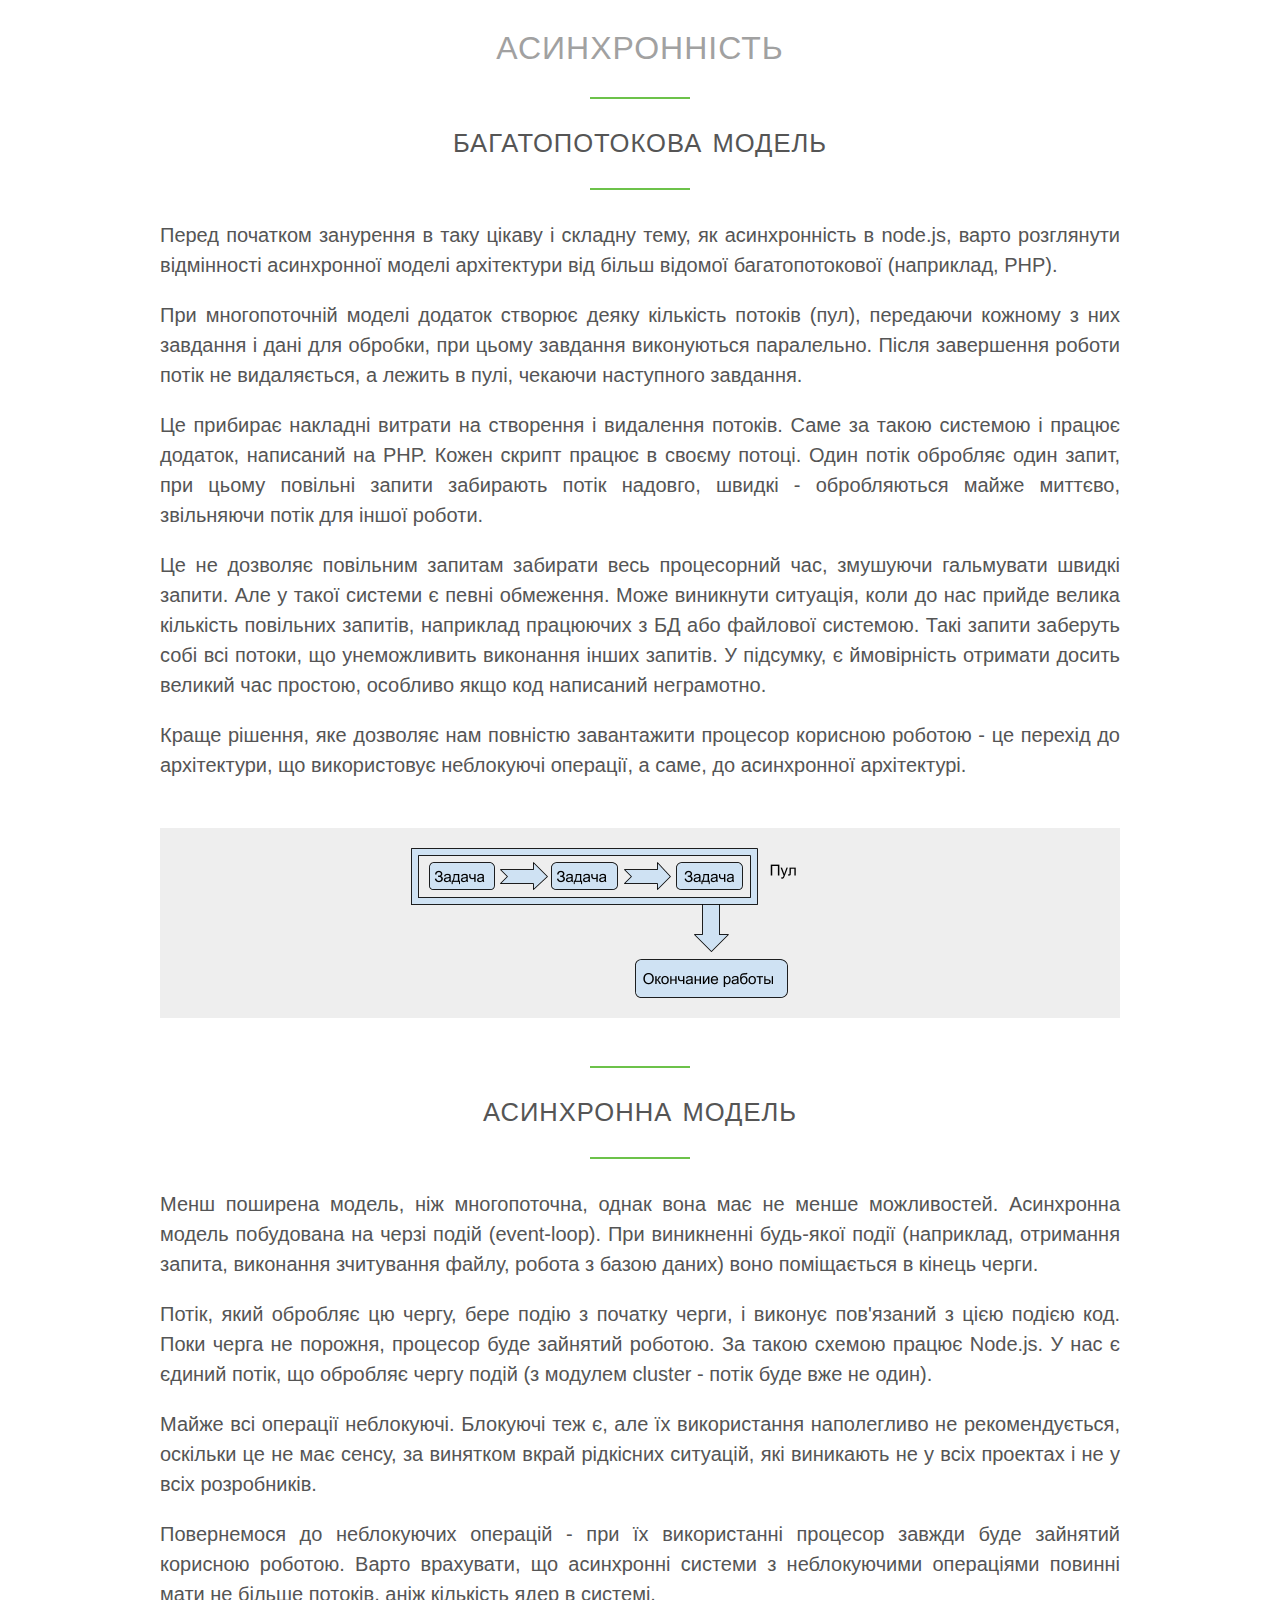
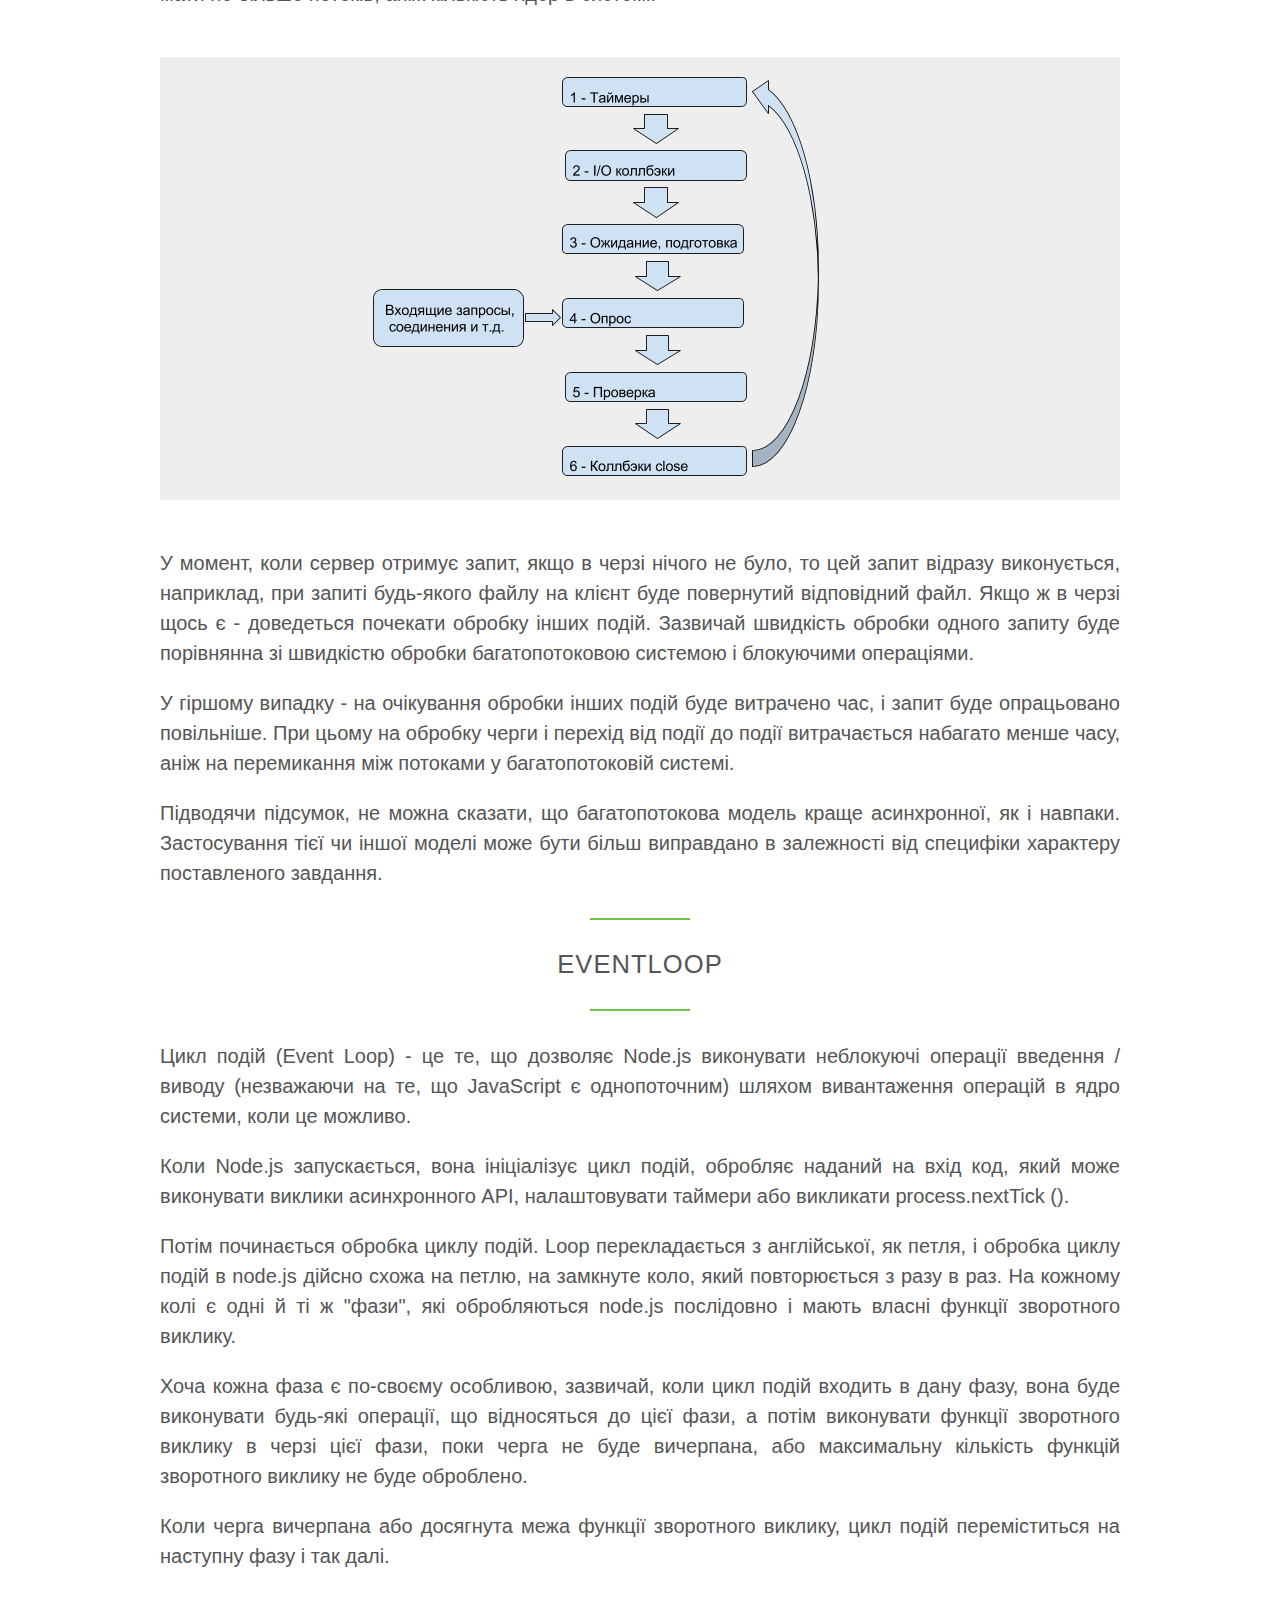
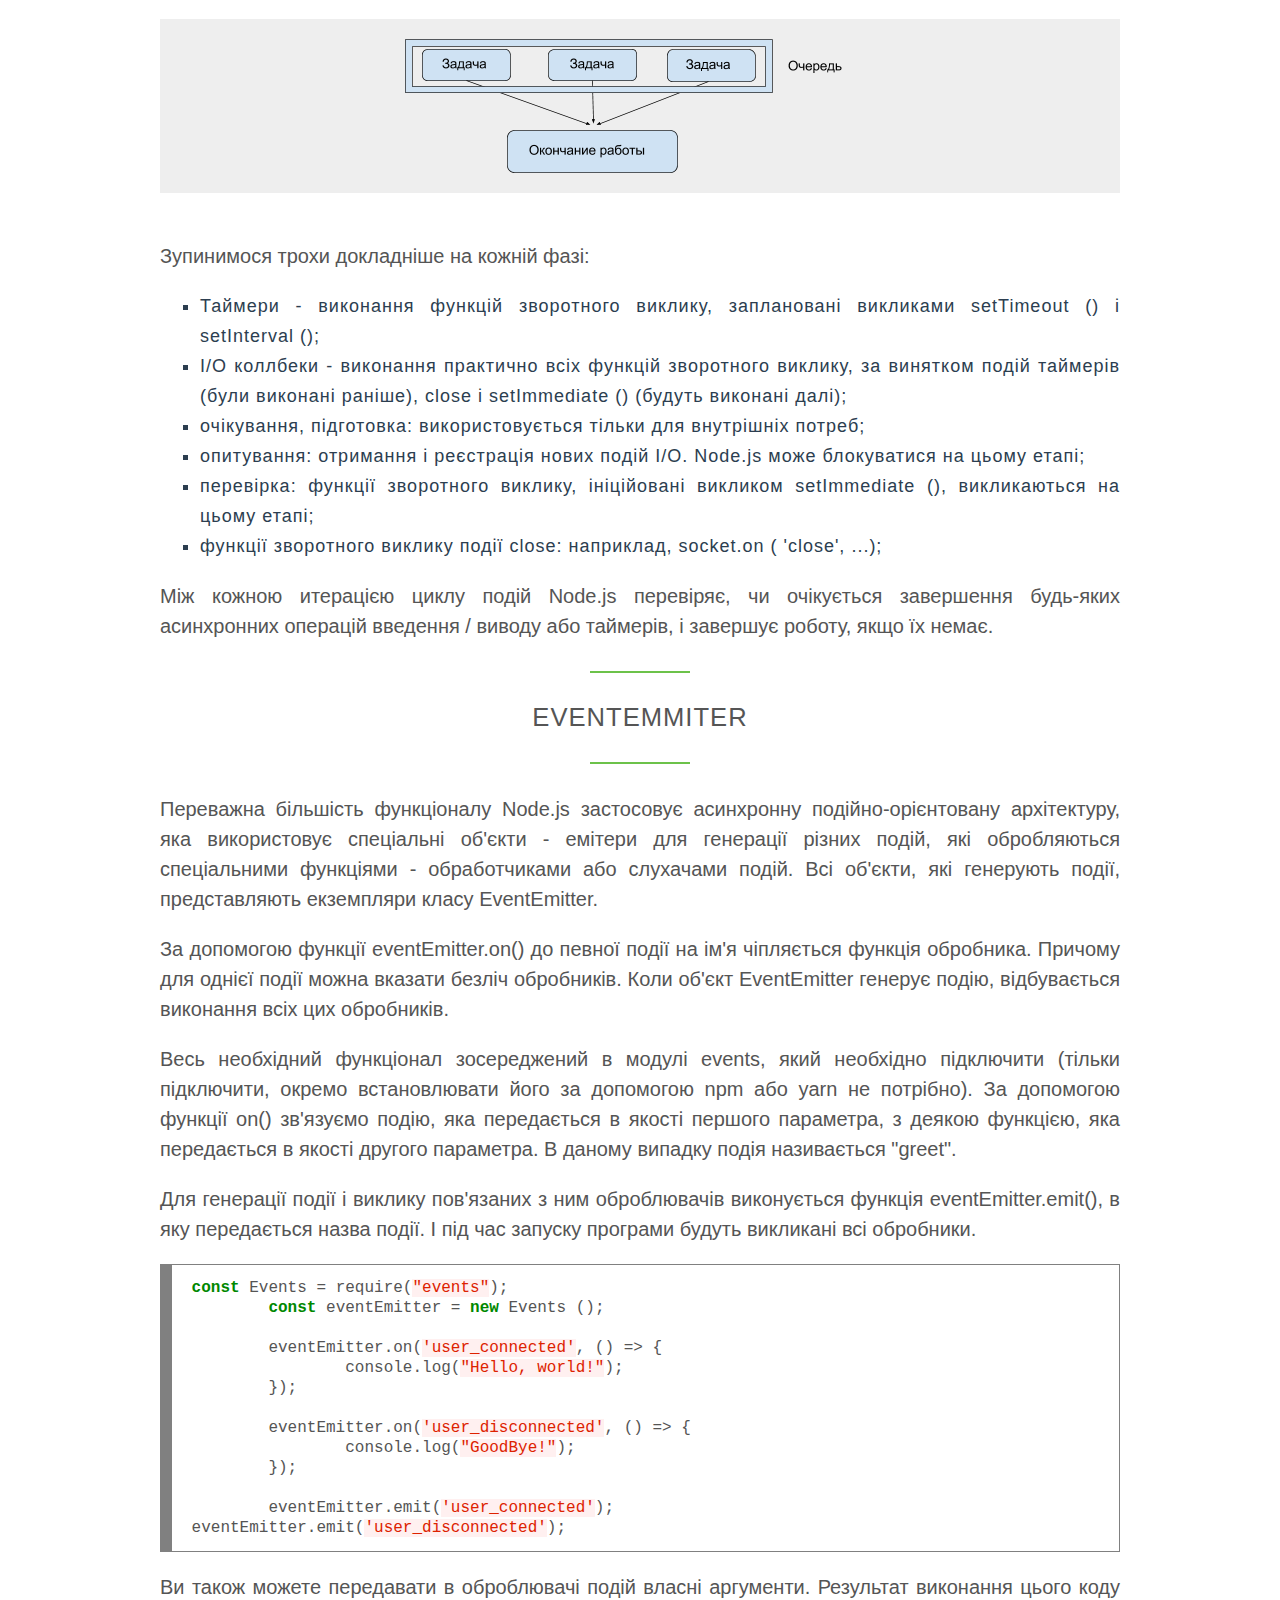
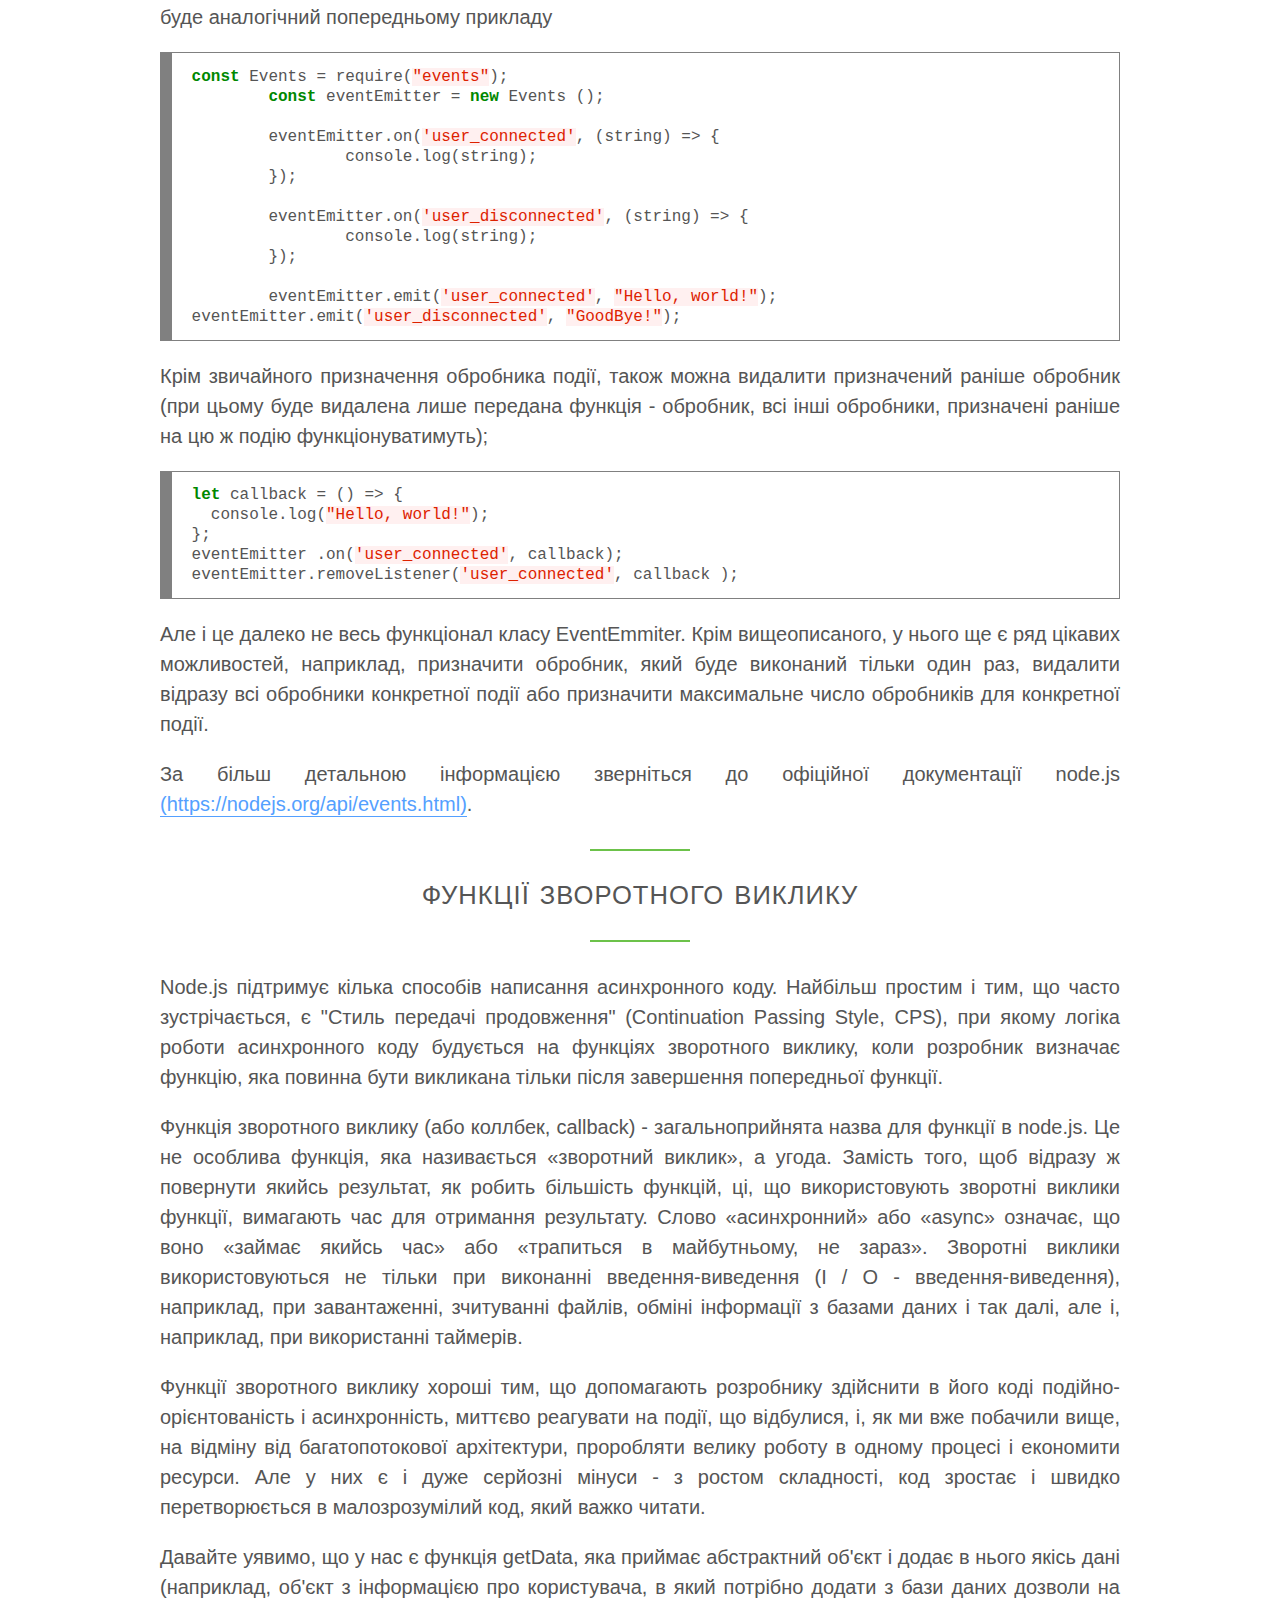
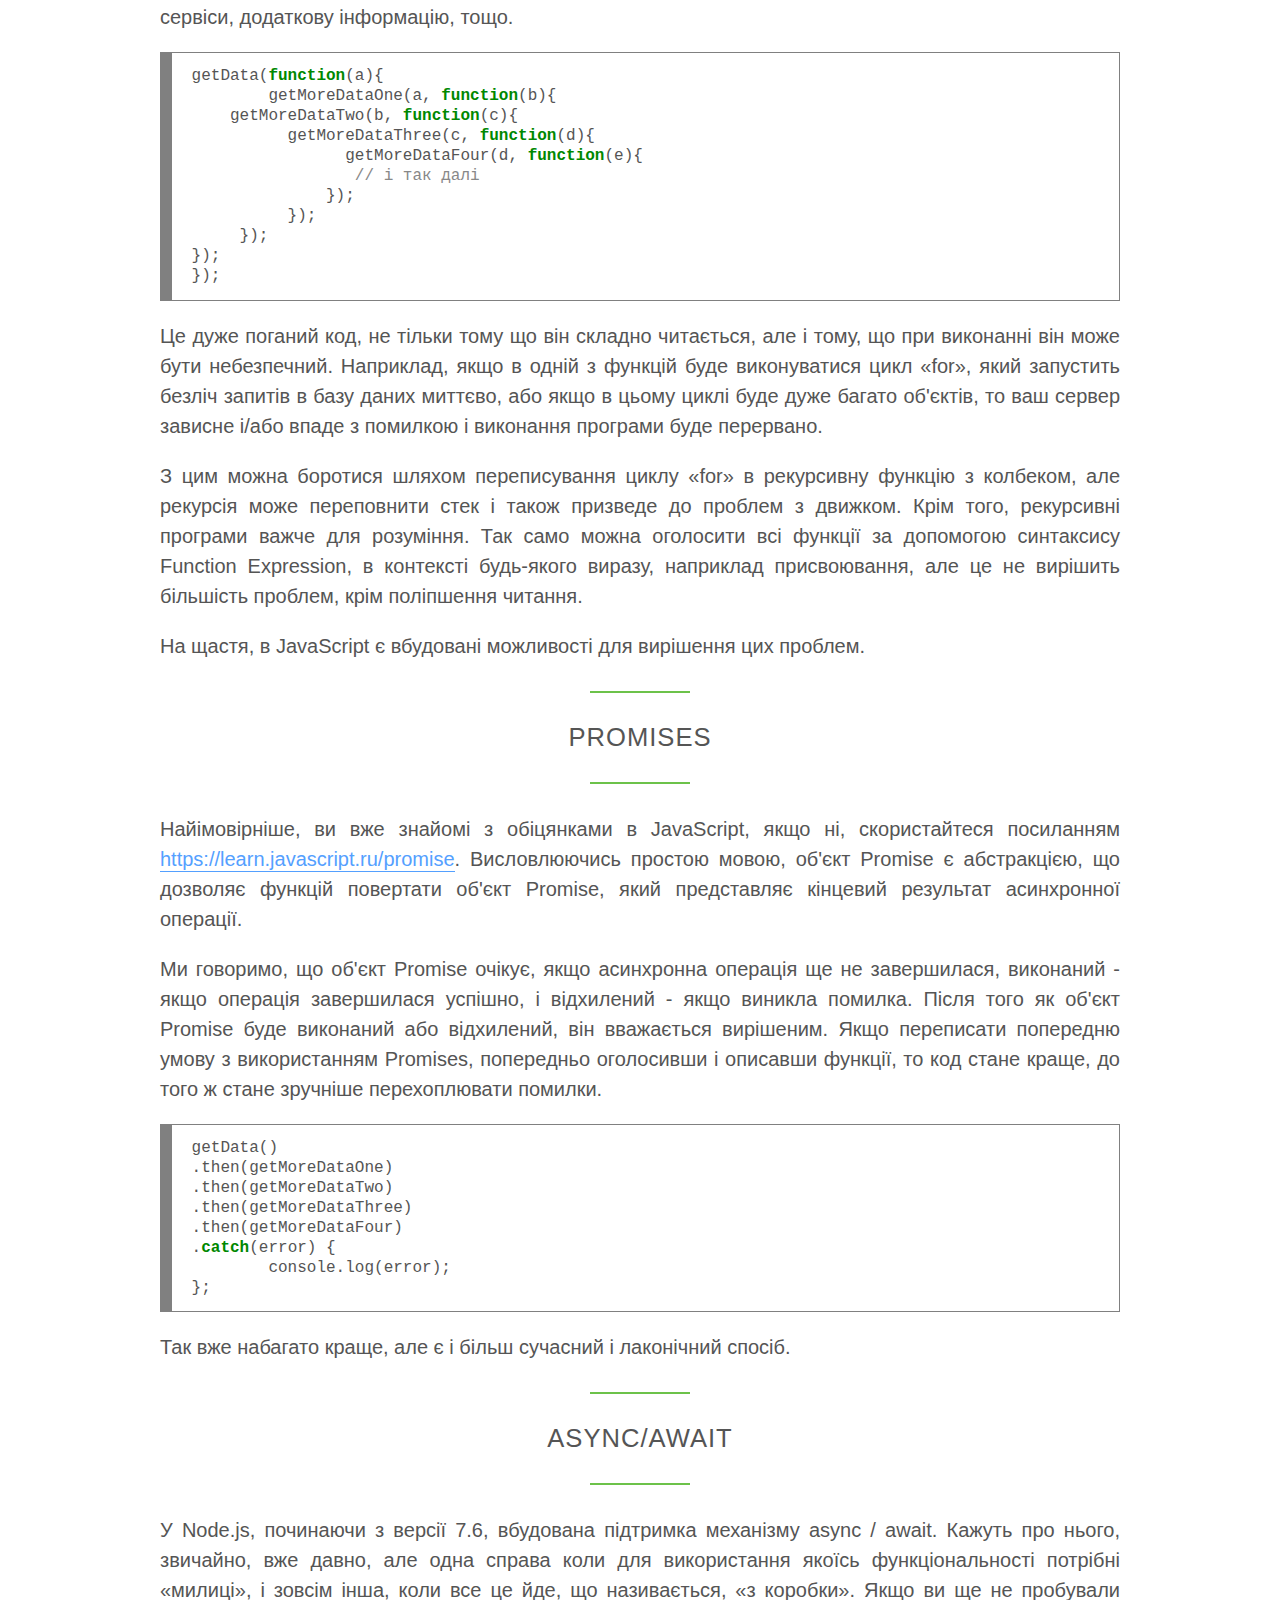
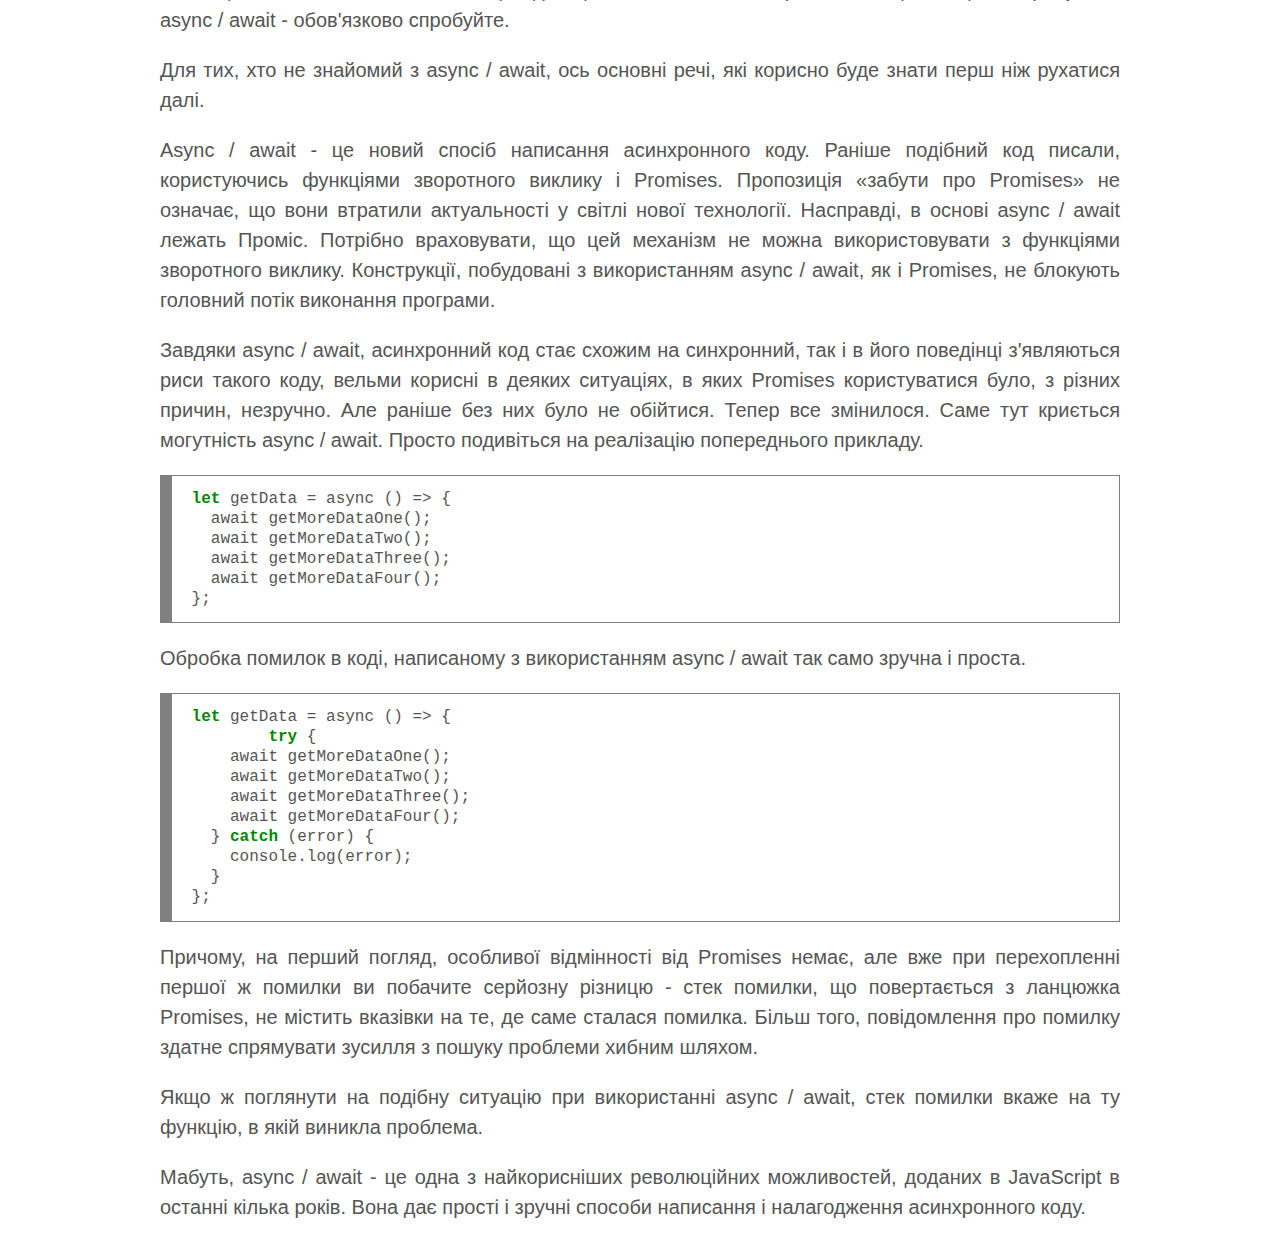
<file: chapter-2/index.html>
<!DOCTYPE html>
<html lang="en">
  <head>
    <meta charset="UTF-8" />
    <meta name="viewport" content="width=device-width, initial-scale=1.0" />
    <meta http-equiv="X-UA-Compatible" content="ie=edge" />
    <title>Асинхронність</title>
    <link rel="stylesheet" href="../styles.css" />
  </head>
  <body>
    <div class="container">
      <h1>Асинхронність</h1>
      <h2>Багатопотокова модель</h2>
      <p>
        Перед початком занурення в таку цікаву і складну тему, як асинхронність
        в node.js, варто розглянути відмінності асинхронної моделі архітектури
        від більш відомої багатопотокової (наприклад, PHP).
      </p>
      <p>
        При многопоточній моделі додаток створює деяку кількість потоків (пул),
        передаючи кожному з них завдання і дані для обробки, при цьому завдання
        виконуються паралельно. Після завершення роботи потік не видаляється, а
        лежить в пулі, чекаючи наступного завдання.
      </p>
      <p>
        Це прибирає накладні витрати на створення і видалення потоків. Саме за
        такою системою і працює додаток, написаний на PHP. Кожен скрипт працює в
        своєму потоці. Один потік обробляє один запит, при цьому повільні запити
        забирають потік надовго, швидкі - обробляються майже миттєво, звільняючи
        потік для іншої роботи.
      </p>
      <p>
        Це не дозволяє повільним запитам забирати весь процесорний час, змушуючи
        гальмувати швидкі запити. Але у такої системи є певні обмеження. Може
        виникнути ситуація, коли до нас прийде велика кількість повільних
        запитів, наприклад працюючих з БД або файлової системою. Такі запити
        заберуть собі всі потоки, що унеможливить виконання інших запитів. У
        підсумку, є ймовірність отримати досить великий час простою, особливо
        якщо код написаний неграмотно.
      </p>
      <p>
        Краще рішення, яке дозволяє нам повністю завантажити процесор корисною
        роботою - це перехід до архітектури, що використовує неблокуючі
        операції, а саме, до асинхронної архітектурі.
      </p>
      <div class="img_container">
        <img src="../images/chapter-2/1.png" alt="Картинка" />
      </div>

      <h2>Асинхронна модель</h2>
      <p>
        Менш поширена модель, ніж многопоточна, однак вона має не менше
        можливостей. Асинхронна модель побудована на черзі подій (event-loop).
        При виникненні будь-якої події (наприклад, отримання запита, виконання
        зчитування файлу, робота з базою даних) воно поміщається в кінець черги.
      </p>
      <p>
        Потік, який обробляє цю чергу, бере подію з початку черги, і виконує
        пов'язаний з цією подією код. Поки черга не порожня, процесор буде
        зайнятий роботою. За такою схемою працює Node.js. У нас є єдиний потік,
        що обробляє чергу подій (з модулем cluster - потік буде вже не один).
      </p>
      <p>
        Майже всі операції неблокуючі. Блокуючі теж є, але їх використання
        наполегливо не рекомендується, оскільки це не має сенсу, за винятком
        вкрай рідкісних ситуацій, які виникають не у всіх проектах і не у всіх
        розробників.
      </p>
      <p>
        Повернемося до неблокуючих операцій - при їх використанні процесор
        завжди буде зайнятий корисною роботою. Варто врахувати, що асинхронні
        системи з неблокуючими операціями повинні мати не більше потоків, аніж
        кількість ядер в системі.
      </p>
      <div class="img_container">
        <img src="../images/chapter-2/2.png" alt="Картинка2" />
      </div>
      <p>
        У момент, коли сервер отримує запит, якщо в черзі нічого не було, то цей
        запит відразу виконується, наприклад, при запиті будь-якого файлу на
        клієнт буде повернутий відповідний файл. Якщо ж в черзі щось є -
        доведеться почекати обробку інших подій. Зазвичай швидкість обробки
        одного запиту буде порівнянна зі швидкістю обробки багатопотоковою
        системою і блокуючими операціями.
      </p>
      <p>
        У гіршому випадку - на очікування обробки інших подій буде витрачено
        час, і запит буде опрацьовано повільніше. При цьому на обробку черги і
        перехід від події до події витрачається набагато менше часу, аніж на
        перемикання між потоками у багатопотоковій системі.
      </p>
      <p>
        Підводячи підсумок, не можна сказати, що багатопотокова модель краще
        асинхронної, як і навпаки. Застосування тієї чи іншої моделі може бути
        більш виправдано в залежності від специфіки характеру поставленого
        завдання.
      </p>
      <h2>EventLoop</h2>
      <p>
        Цикл подій (Event Loop) - це те, що дозволяє Node.js виконувати
        неблокуючі операції введення / виводу (незважаючи на те, що JavaScript є
        однопоточним) шляхом вивантаження операцій в ядро системи, коли це
        можливо.
      </p>
      <p>
        Коли Node.js запускається, вона ініціалізує цикл подій, обробляє наданий
        на вхід код, який може виконувати виклики асинхронного API,
        налаштовувати таймери або викликати process.nextTick ().
      </p>
      <p>
        Потім починається обробка циклу подій. Loop перекладається з
        англійської, як петля, і обробка циклу подій в node.js дійсно схожа на
        петлю, на замкнуте коло, який повторюється з разу в раз. На кожному колі
        є одні й ті ж "фази", які обробляються node.js послідовно і мають власні
        функції зворотного виклику.
      </p>
      <p>
        Хоча кожна фаза є по-своєму особливою, зазвичай, коли цикл подій входить
        в дану фазу, вона буде виконувати будь-які операції, що відносяться до
        цієї фази, а потім виконувати функції зворотного виклику в черзі цієї
        фази, поки черга не буде вичерпана, або максимальну кількість функцій
        зворотного виклику не буде оброблено.
      </p>
      <p>
        Коли черга вичерпана або досягнута межа функції зворотного виклику, цикл
        подій переміститься на наступну фазу і так далі.
      </p>
      <div class="img_container">
        <img src="../images/chapter-2/3.png" alt="Картинка3" />
      </div>

      <p>Зупинимося трохи докладніше на кожній фазі:</p>
      <ul>
        <li>
          Таймери - виконання функцій зворотного виклику, заплановані викликами
          setTimeout () і setInterval ();
        </li>
        <li>
          I/O коллбеки - виконання практично всіх функцій зворотного виклику, за
          винятком подій таймерів (були виконані раніше), close і setImmediate
          () (будуть виконані далі);
        </li>
        <li>
          очікування, підготовка: використовується тільки для внутрішніх потреб;
        </li>
        <li>
          опитування: отримання і реєстрація нових подій I/O. Node.js може
          блокуватися на цьому етапі;
        </li>
        <li>
          перевірка: функції зворотного виклику, ініційовані викликом
          setImmediate (), викликаються на цьому етапі;
        </li>
        <li>
          функції зворотного виклику події close: наприклад, socket.on (
          'close', ...);
        </li>
      </ul>
      <p>
        Між кожною итерацією циклу подій Node.js перевіряє, чи очікується
        завершення будь-яких асинхронних операцій введення / виводу або
        таймерів, і завершує роботу, якщо їх немає.
      </p>
      <h2>EventEmmiter</h2>
      <p>
        Переважна більшість функціоналу Node.js застосовує асинхронну
        подійно-орієнтовану архітектуру, яка використовує спеціальні об'єкти -
        емітери для генерації різних подій, які обробляються спеціальними
        функціями - обработчиками або слухачами подій. Всі об'єкти, які
        генерують події, представляють екземпляри класу EventEmitter.
      </p>
      <p>
        За допомогою функції eventEmitter.on() до певної події на ім'я
        чіпляється функція обробника. Причому для однієї події можна вказати
        безліч обробників. Коли об'єкт EventEmitter генерує подію, відбувається
        виконання всіх цих обробників.
      </p>
      <p>
        Весь необхідний функціонал зосереджений в модулі events, який необхідно
        підключити (тільки підключити, окремо встановлювати його за допомогою
        npm або yarn не потрібно). За допомогою функції on() зв'язуємо подію,
        яка передається в якості першого параметра, з деякою функцією, яка
        передається в якості другого параметра. В даному випадку подія
        називається "greet".
      </p>
      <p>
        Для генерації події і виклику пов'язаних з ним оброблювачів виконується
        функція eventEmitter.emit(), в яку передається назва події. І під час
        запуску програми будуть викликані всі обробники.
      </p>
      <div
        style="background: #ffffff; overflow:auto;width:auto;border:solid gray;border-width:.1em .1em .1em .8em;padding:.2em .6em;"
      >
        <pre
          style="margin: 0; line-height: 125%"
        ><span style="color: #008800; font-weight: bold">const</span> Events = require(<span style="color: #dd2200; background-color: #fff0f0">&quot;events&quot;</span>);
	<span style="color: #008800; font-weight: bold">const</span> eventEmitter = <span style="color: #008800; font-weight: bold">new</span> Events ();

	eventEmitter.on(<span style="color: #dd2200; background-color: #fff0f0">&#39;user_connected&#39;</span>, () =&gt; {
    		console.log(<span style="color: #dd2200; background-color: #fff0f0">&quot;Hello, world!&quot;</span>);
	});
 
	eventEmitter.on(<span style="color: #dd2200; background-color: #fff0f0">&#39;user_disconnected&#39;</span>, () =&gt; {
   		console.log(<span style="color: #dd2200; background-color: #fff0f0">&quot;GoodBye!&quot;</span>);
	});
 
	eventEmitter.emit(<span style="color: #dd2200; background-color: #fff0f0">&#39;user_connected&#39;</span>);
eventEmitter.emit(<span style="color: #dd2200; background-color: #fff0f0">&#39;user_disconnected&#39;</span>);
</pre>
      </div>
      <p>
        Ви також можете передавати в оброблювачі подій власні аргументи.
        Результат виконання цього коду буде аналогічний попередньому прикладу
      </p>
      <div
        style="background: #ffffff; overflow:auto;width:auto;border:solid gray;border-width:.1em .1em .1em .8em;padding:.2em .6em;"
      >
        <pre
          style="margin: 0; line-height: 125%"
        ><span style="color: #008800; font-weight: bold">const</span> Events = require(<span style="color: #dd2200; background-color: #fff0f0">&quot;events&quot;</span>);
	<span style="color: #008800; font-weight: bold">const</span> eventEmitter = <span style="color: #008800; font-weight: bold">new</span> Events ();

	eventEmitter.on(<span style="color: #dd2200; background-color: #fff0f0">&#39;user_connected&#39;</span>, (string) =&gt; {
    		console.log(string);
	});
 
	eventEmitter.on(<span style="color: #dd2200; background-color: #fff0f0">&#39;user_disconnected&#39;</span>, (string) =&gt; {
   		console.log(string);
	});
 
	eventEmitter.emit(<span style="color: #dd2200; background-color: #fff0f0">&#39;user_connected&#39;</span>, <span style="color: #dd2200; background-color: #fff0f0">&quot;Hello, world!&quot;</span>);
eventEmitter.emit(<span style="color: #dd2200; background-color: #fff0f0">&#39;user_disconnected&#39;</span>, <span style="color: #dd2200; background-color: #fff0f0">&quot;GoodBye!&quot;</span>);
</pre>
      </div>
      <p>
        Крім звичайного призначення обробника події, також можна видалити
        призначений раніше обробник (при цьому буде видалена лише передана
        функція - обробник, всі інші обробники, призначені раніше на цю ж подію
        функціонуватимуть);
      </p>
      <div
        style="background: #ffffff; overflow:auto;width:auto;border:solid gray;border-width:.1em .1em .1em .8em;padding:.2em .6em;"
      >
        <pre
          style="margin: 0; line-height: 125%"
        ><span style="color: #008800; font-weight: bold">let</span> callback = () =&gt; {
  console.log(<span style="color: #dd2200; background-color: #fff0f0">&quot;Hello, world!&quot;</span>);
};
eventEmitter .on(<span style="color: #dd2200; background-color: #fff0f0">&#39;user_connected&#39;</span>, callback);
eventEmitter.removeListener(<span style="color: #dd2200; background-color: #fff0f0">&#39;user_connected&#39;</span>, callback );
</pre>
      </div>
      <p>
        Але і це далеко не весь функціонал класу EventEmmiter. Крім
        вищеописаного, у нього ще є ряд цікавих можливостей, наприклад,
        призначити обробник, який буде виконаний тільки один раз, видалити
        відразу всі обробники конкретної події або призначити максимальне число
        обробників для конкретної події.
      </p>
      <p>
        За більш детальною інформацією зверніться до офіційної документації
        node.js
        <a href="https://nodejs.org/api/events.html"
          >(https://nodejs.org/api/events.html)</a
        >.
      </p>
      <h2>Функції зворотного виклику</h2>
      <p>
        Node.js підтримує кілька способів написання асинхронного коду. Найбільш
        простим і тим, що часто зустрічається, є "Стиль передачі продовження"
        (Continuation Passing Style, CPS), при якому логіка роботи асинхронного
        коду будується на функціях зворотного виклику, коли розробник визначає
        функцію, яка повинна бути викликана тільки після завершення попередньої
        функції.
      </p>
      <p>
        Функція зворотного виклику (або коллбек, callback) - загальноприйнята
        назва для функції в node.js. Це не особлива функція, яка називається
        «зворотний виклик», а угода. Замість того, щоб відразу ж повернути
        якийсь результат, як робить більшість функцій, ці, що використовують
        зворотні виклики функції, вимагають час для отримання результату. Слово
        «асинхронний» або «async» означає, що воно «займає якийсь час» або
        «трапиться в майбутньому, не зараз». Зворотні виклики використовуються
        не тільки при виконанні введення-виведення (I / O - введення-виведення),
        наприклад, при завантаженні, зчитуванні файлів, обміні інформації з
        базами даних і так далі, але і, наприклад, при використанні таймерів.
      </p>
      <p>
        Функції зворотного виклику хороші тим, що допомагають розробнику
        здійснити в його коді подійно-орієнтованість і асинхронність, миттєво
        реагувати на події, що відбулися, і, як ми вже побачили вище, на відміну
        від багатопотокової архітектури, проробляти велику роботу в одному
        процесі і економити ресурси. Але у них є і дуже серйозні мінуси - з
        ростом складності, код зростає і швидко перетворюється в малозрозумілий
        код, який важко читати.
      </p>
      <p>
        Давайте уявимо, що у нас є функція getData, яка приймає абстрактний
        об'єкт і додає в нього якісь дані (наприклад, об'єкт з інформацією про
        користувача, в який потрібно додати з бази даних дозволи на сервіси,
        додаткову інформацію, тощо.
      </p>
      <div
        style="background: #ffffff; overflow:auto;width:auto;border:solid gray;border-width:.1em .1em .1em .8em;padding:.2em .6em;"
      >
        <pre
          style="margin: 0; line-height: 125%"
        >getData(<span style="color: #008800; font-weight: bold">function</span>(a){  
	getMoreDataOne(a, <span style="color: #008800; font-weight: bold">function</span>(b){
    getMoreDataTwo(b, <span style="color: #008800; font-weight: bold">function</span>(c){ 
          getMoreDataThree(c, <span style="color: #008800; font-weight: bold">function</span>(d){ 
                getMoreDataFour(d, <span style="color: #008800; font-weight: bold">function</span>(e){ 
                 <span style="color: #888888">// і так далі</span>
              });
          });
     });
});
});
</pre>
      </div>

      <p>
        Це дуже поганий код, не тільки тому що він складно читається, але і
        тому, що при виконанні він може бути небезпечний. Наприклад, якщо в
        одній з функцій буде виконуватися цикл «for», який запустить безліч
        запитів в базу даних миттєво, або якщо в цьому циклі буде дуже багато
        об'єктів, то ваш сервер зависне і/або впаде з помилкою і виконання
        програми буде перервано.
      </p>
      <p>
        З цим можна боротися шляхом переписування циклу «for» в рекурсивну
        функцію з колбеком, але рекурсія може переповнити стек і також призведе
        до проблем з движком. Крім того, рекурсивні програми важче для
        розуміння. Так само можна оголосити всі функції за допомогою синтаксису
        Function Expression, в контексті будь-якого виразу, наприклад
        присвоювання, але це не вирішить більшість проблем, крім поліпшення
        читання.
      </p>
      <p>
        На щастя, в JavaScript є вбудовані можливості для вирішення цих проблем.
      </p>
      <h2>Promises</h2>
      <p>
        Найімовірніше, ви вже знайомі з обіцянками в JavaScript, якщо ні,
        скористайтеся посиланням
        <a href="https://learn.javascript.ru/promise"
          >https://learn.javascript.ru/promise</a
        >. Висловлюючись простою мовою, об'єкт Promise є абстракцією, що
        дозволяє функцій повертати об'єкт Promise, який представляє кінцевий
        результат асинхронної операції.
      </p>
      <p>
        Ми говоримо, що об'єкт Promise очікує, якщо асинхронна операція ще не
        завершилася, виконаний - якщо операція завершилася успішно, і відхилений
        - якщо виникла помилка. Після того як об'єкт Promise буде виконаний або
        відхилений, він вважається вирішеним. Якщо переписати попередню умову з
        використанням Promises, попередньо оголосивши і описавши функції, то код
        стане краще, до того ж стане зручніше перехоплювати помилки.
      </p>
      <div
        style="background: #ffffff; overflow:auto;width:auto;border:solid gray;border-width:.1em .1em .1em .8em;padding:.2em .6em;"
      >
        <pre style="margin: 0; line-height: 125%">getData()
.then(getMoreDataOne)
.then(getMoreDataTwo)
.then(getMoreDataThree)
.then(getMoreDataFour)
.<span style="color: #008800; font-weight: bold">catch</span>(error) {
	console.log(error);
};
</pre>
      </div>
      <p>Так вже набагато краще, але є і більш сучасний і лаконічний спосіб.</p>
      <h2>Async/Await</h2>
      <p>
        У Node.js, починаючи з версії 7.6, вбудована підтримка механізму async /
        await. Кажуть про нього, звичайно, вже давно, але одна справа коли для
        використання якоїсь функціональності потрібні «милиці», і зовсім інша,
        коли все це йде, що називається, «з коробки». Якщо ви ще не пробували
        async / await - обов'язково спробуйте.
      </p>
      <p>
        Для тих, хто не знайомий з async / await, ось основні речі, які корисно
        буде знати перш ніж рухатися далі.
      </p>
      <p>
        Async / await - це новий спосіб написання асинхронного коду. Раніше
        подібний код писали, користуючись функціями зворотного виклику і
        Promises. Пропозиція «забути про Promises» не означає, що вони втратили
        актуальності у світлі нової технології. Насправді, в основі async /
        await лежать Проміс. Потрібно враховувати, що цей механізм не можна
        використовувати з функціями зворотного виклику. Конструкції, побудовані
        з використанням async / await, як і Promises, не блокують головний потік
        виконання програми.
      </p>
      <p>
        Завдяки async / await, асинхронний код стає схожим на синхронний, так і
        в його поведінці з'являються риси такого коду, вельми корисні в деяких
        ситуаціях, в яких Promises користуватися було, з різних причин,
        незручно. Але раніше без них було не обійтися. Тепер все змінилося. Саме
        тут криється могутність async / await. Просто подивіться на реалізацію
        попереднього прикладу.
      </p>
      <div
        style="background: #ffffff; overflow:auto;width:auto;border:solid gray;border-width:.1em .1em .1em .8em;padding:.2em .6em;"
      >
        <pre
          style="margin: 0; line-height: 125%"
        ><span style="color: #008800; font-weight: bold">let</span> getData = async () =&gt; {
  await getMoreDataOne();
  await getMoreDataTwo();
  await getMoreDataThree();
  await getMoreDataFour();
};
</pre>
      </div>
      <p>
        Обробка помилок в коді, написаному з використанням async / await так
        само зручна і проста.
      </p>
      <div
        style="background: #ffffff; overflow:auto;width:auto;border:solid gray;border-width:.1em .1em .1em .8em;padding:.2em .6em;"
      >
        <pre
          style="margin: 0; line-height: 125%"
        ><span style="color: #008800; font-weight: bold">let</span> getData = async () =&gt; {
	<span style="color: #008800; font-weight: bold">try</span> {
    await getMoreDataOne();
    await getMoreDataTwo();
    await getMoreDataThree();
    await getMoreDataFour();
  } <span style="color: #008800; font-weight: bold">catch</span> (error) {
    console.log(error);
  }
};
</pre>
      </div>
      <p>
        Причому, на перший погляд, особливої відмінності від Promises немає, але
        вже при перехопленні першої ж помилки ви побачите серйозну різницю -
        стек помилки, що повертається з ланцюжка Promises, не містить вказівки
        на те, де саме сталася помилка. Більш того, повідомлення про помилку
        здатне спрямувати зусилля з пошуку проблеми хибним шляхом.
      </p>
      <p>
        Якщо ж поглянути на подібну ситуацію при використанні async / await,
        стек помилки вкаже на ту функцію, в якій виникла проблема.
      </p>
      <p>
        Мабуть, async / await - це одна з найкорисніших революційних
        можливостей, доданих в JavaScript в останні кілька років. Вона дає
        прості і зручні способи написання і налагодження асинхронного коду.
      </p>
    </div>
  </body>
</html>
</file>
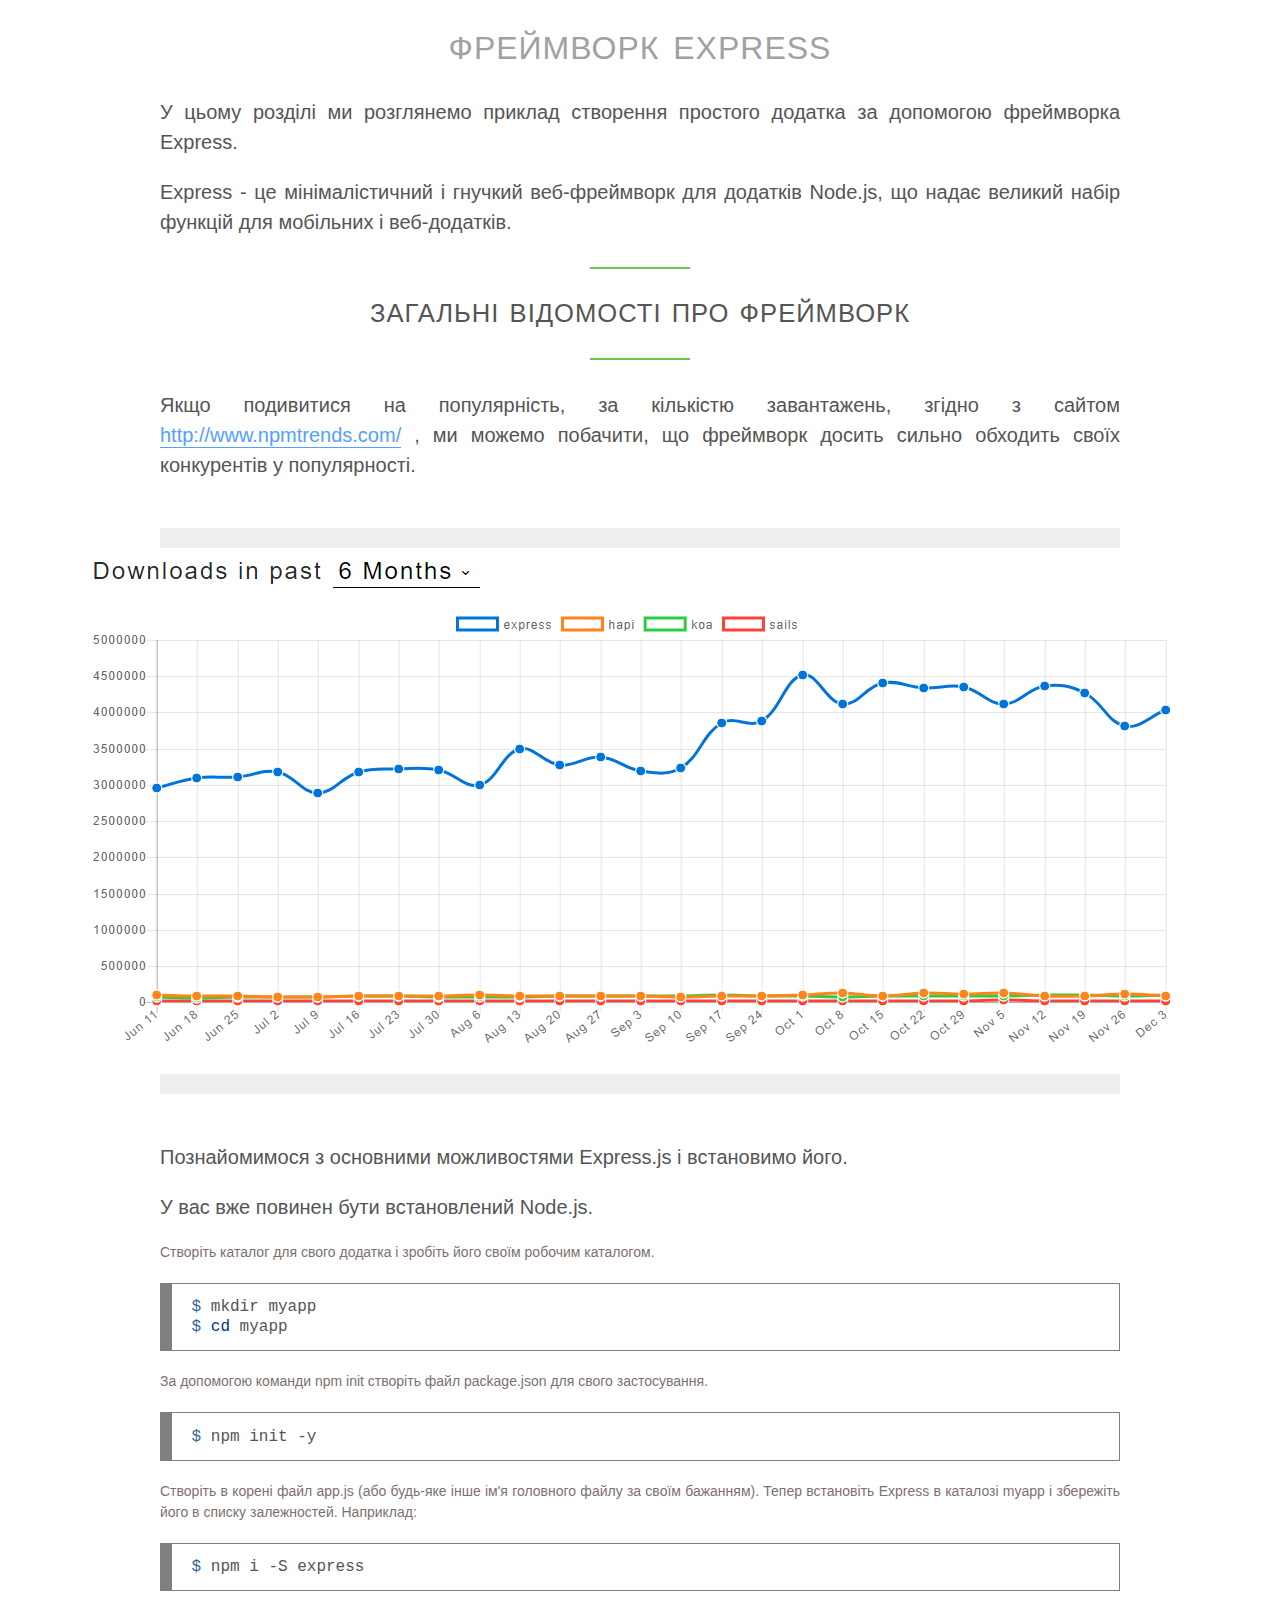
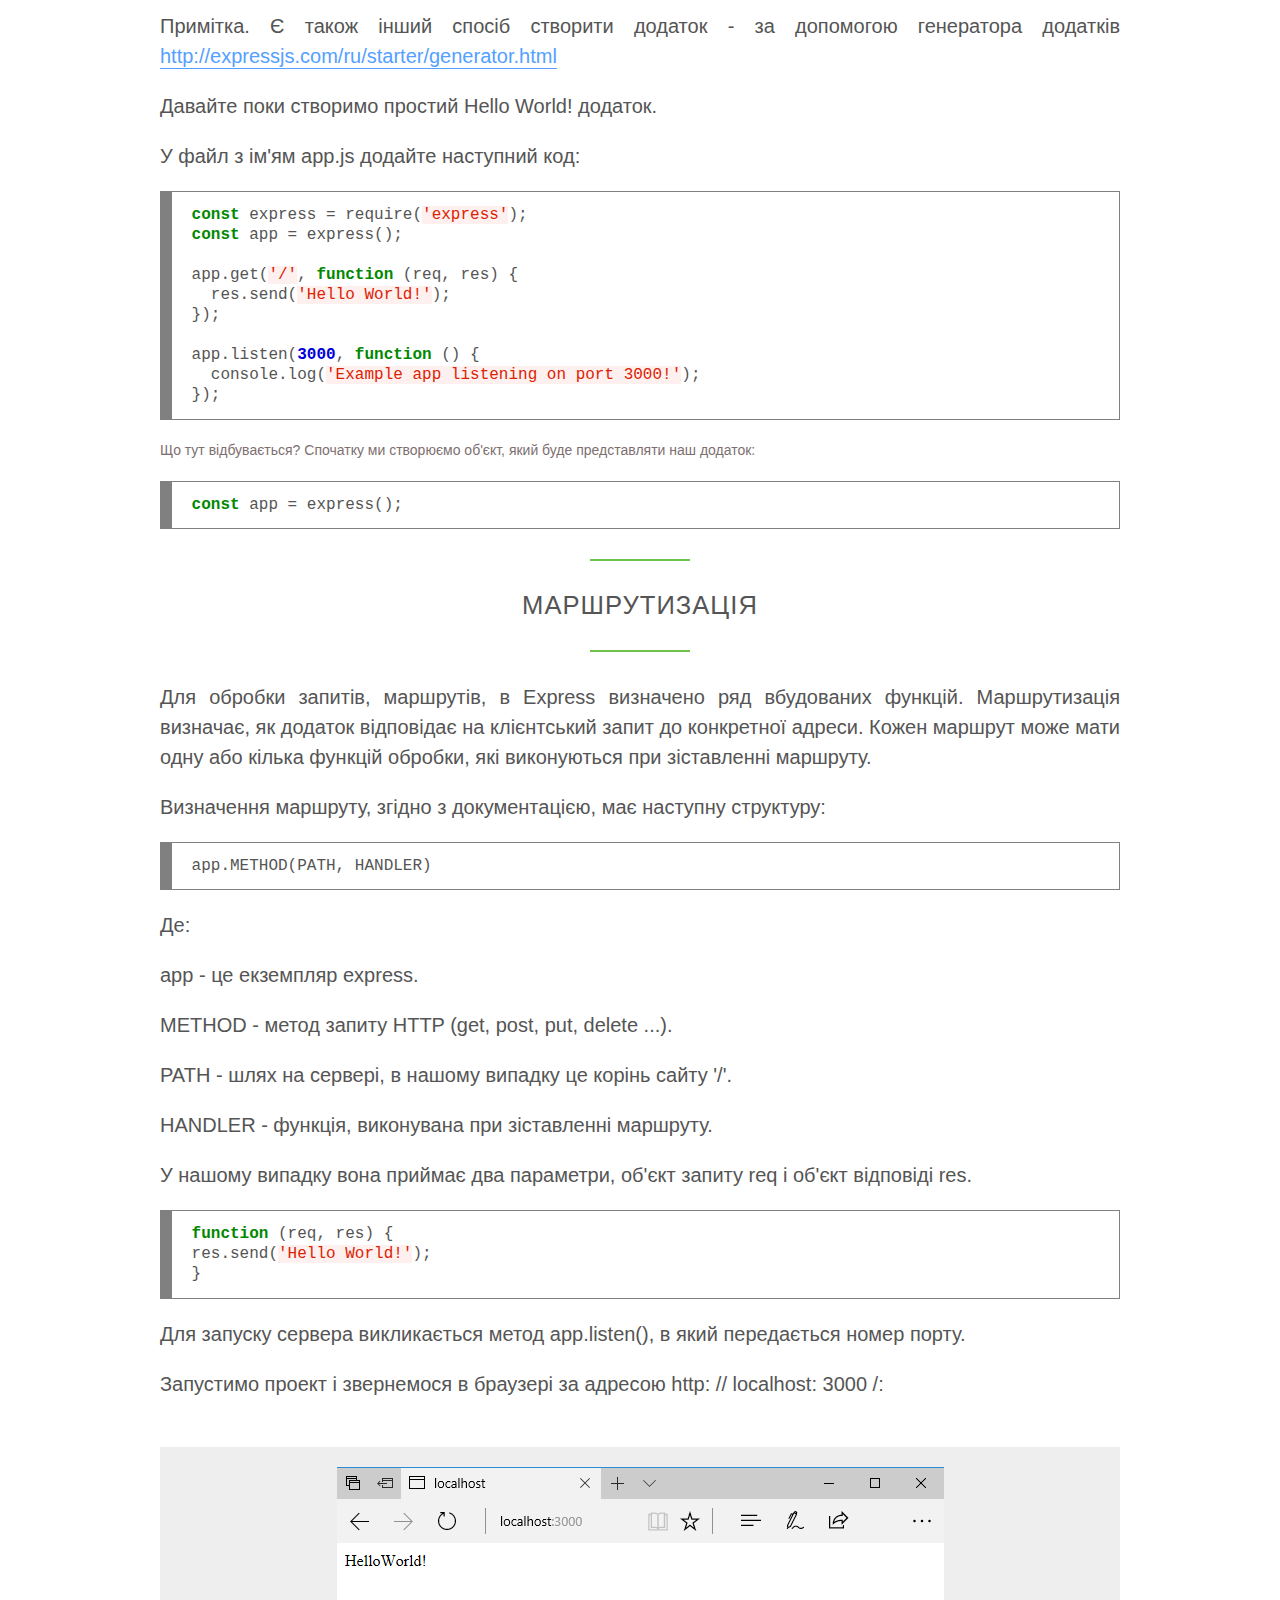
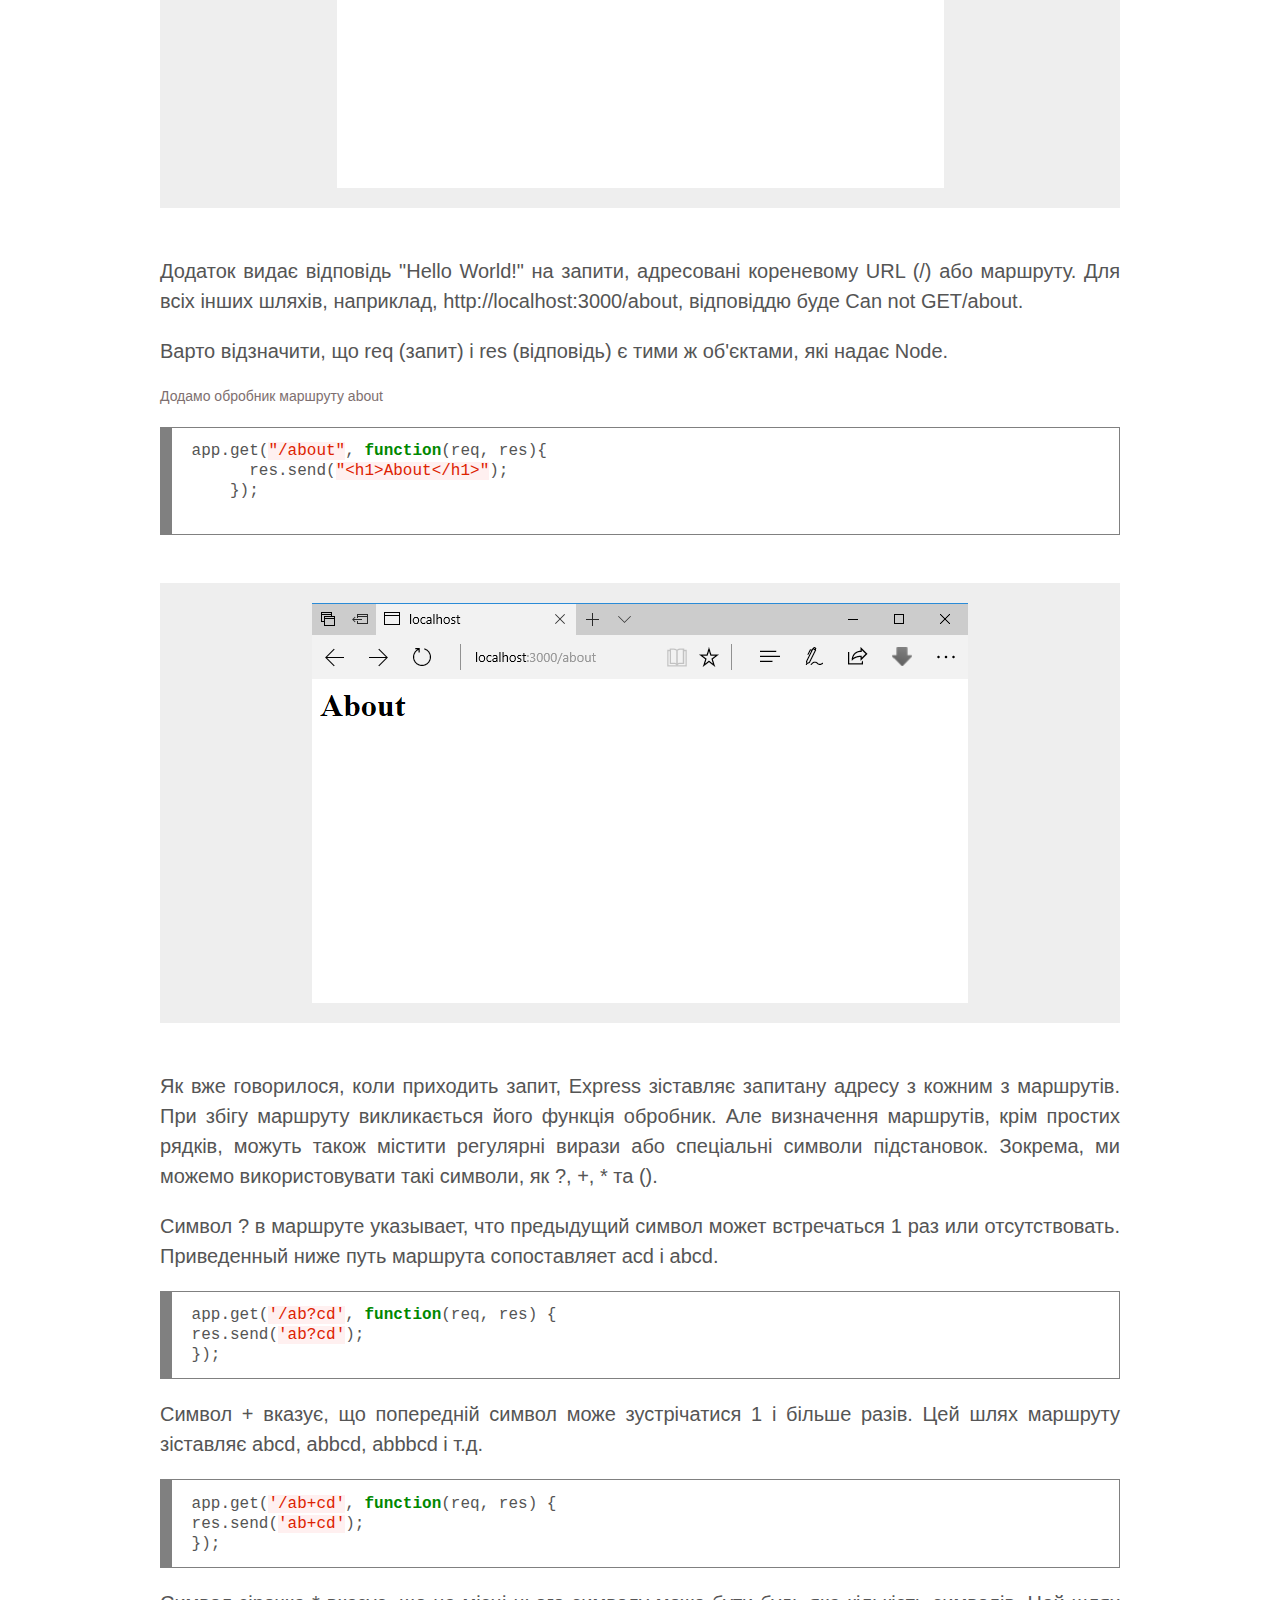
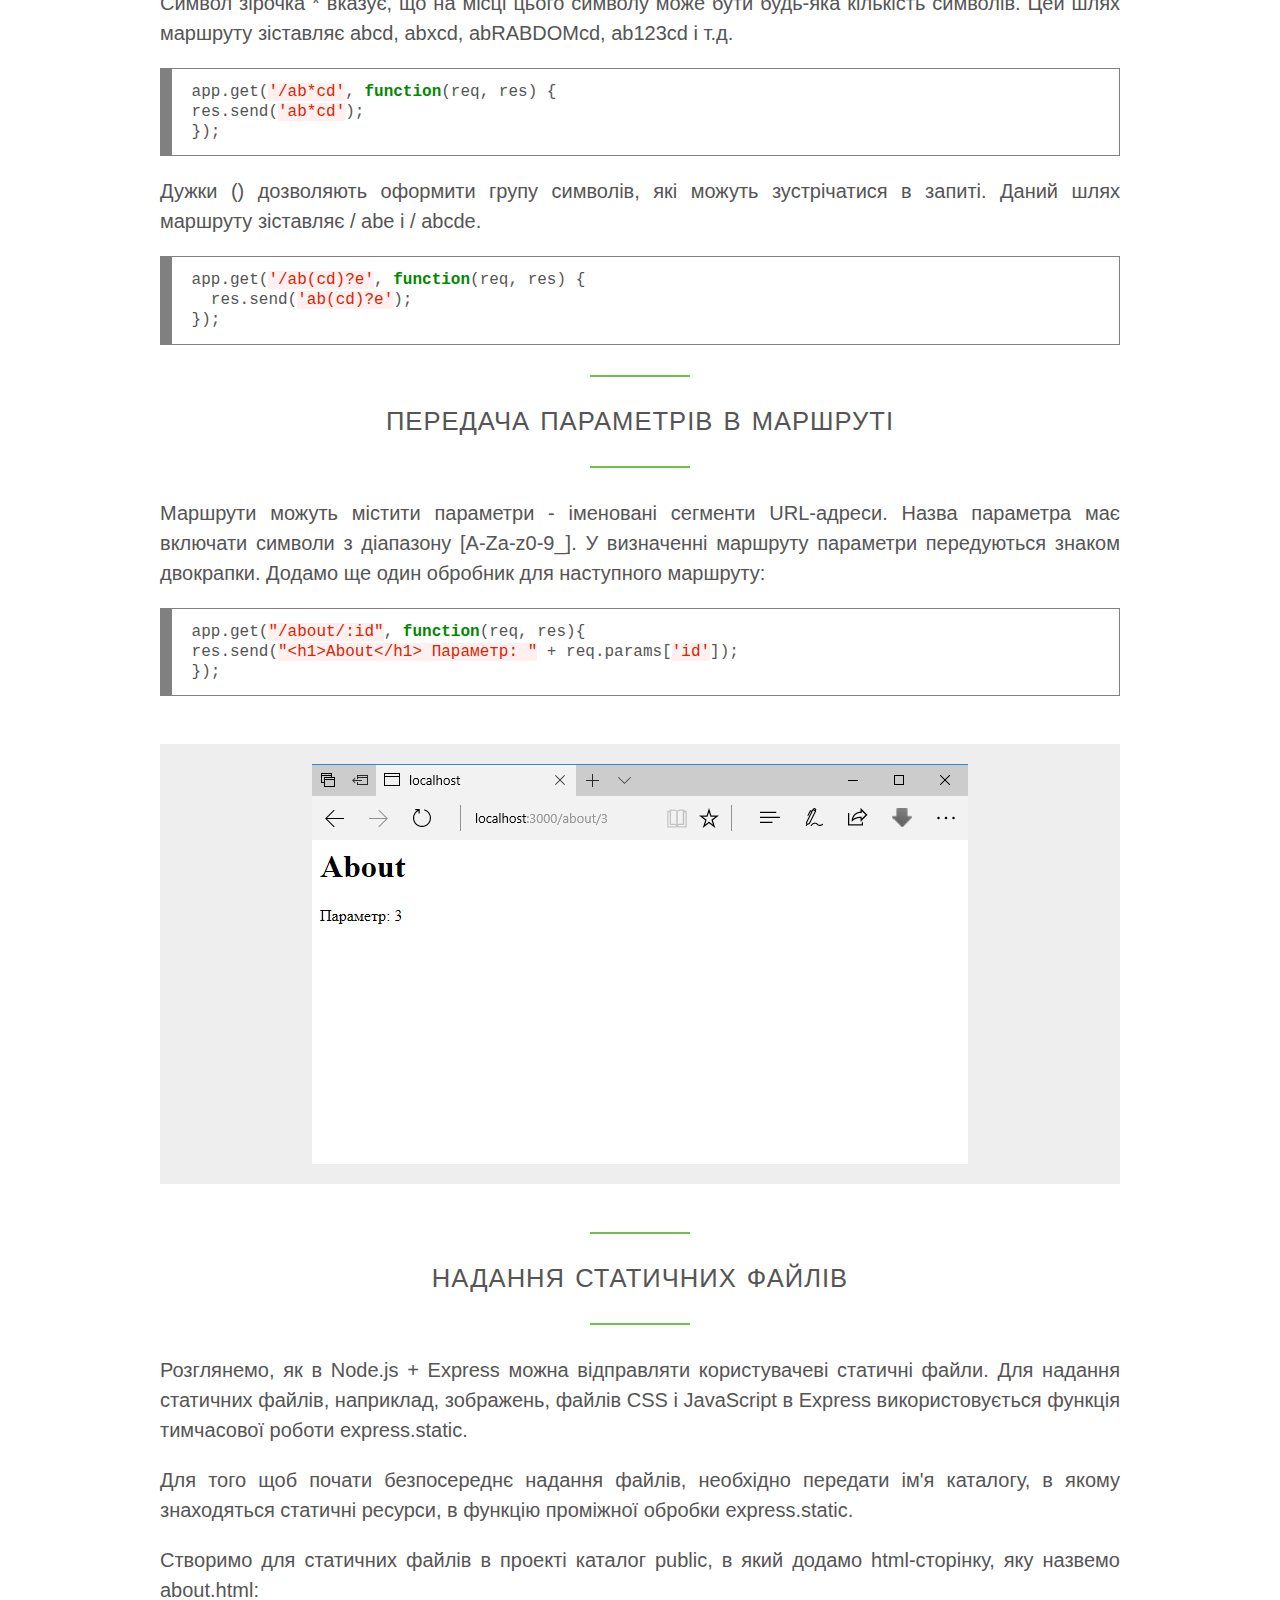
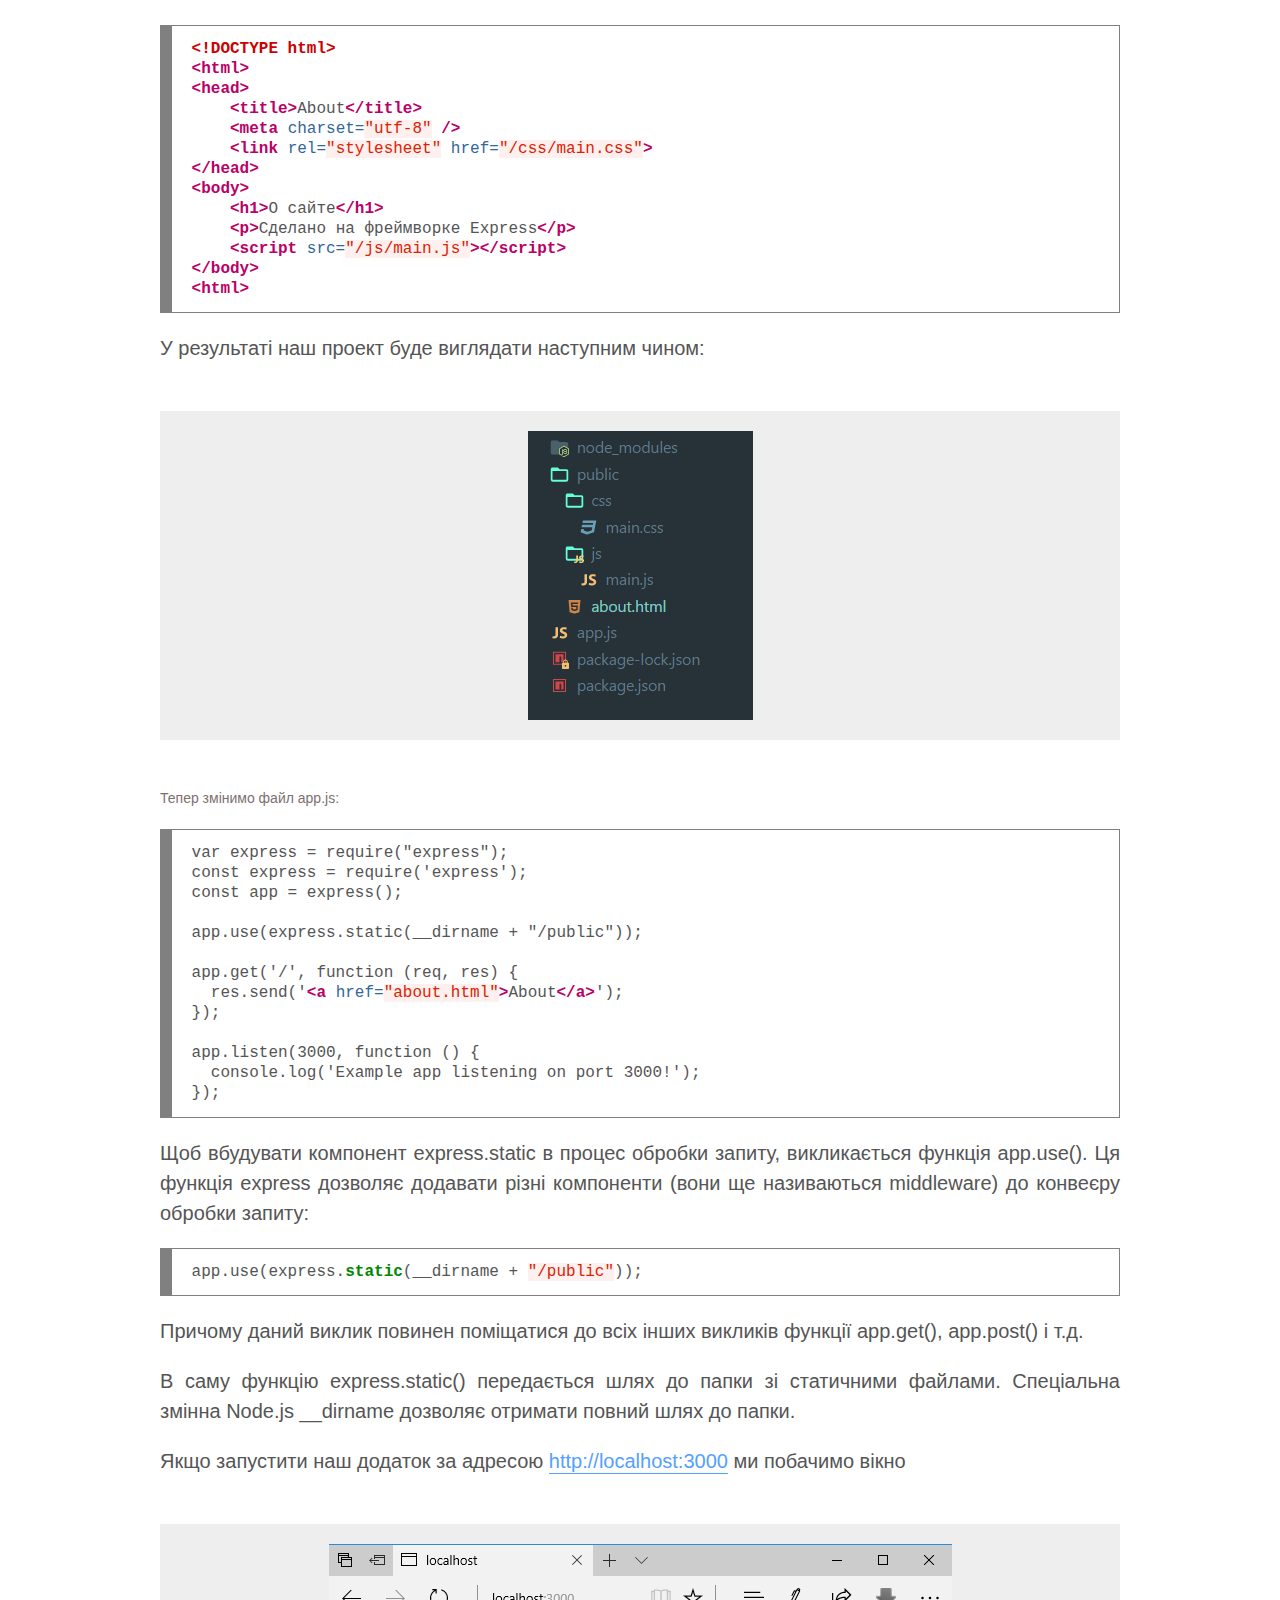
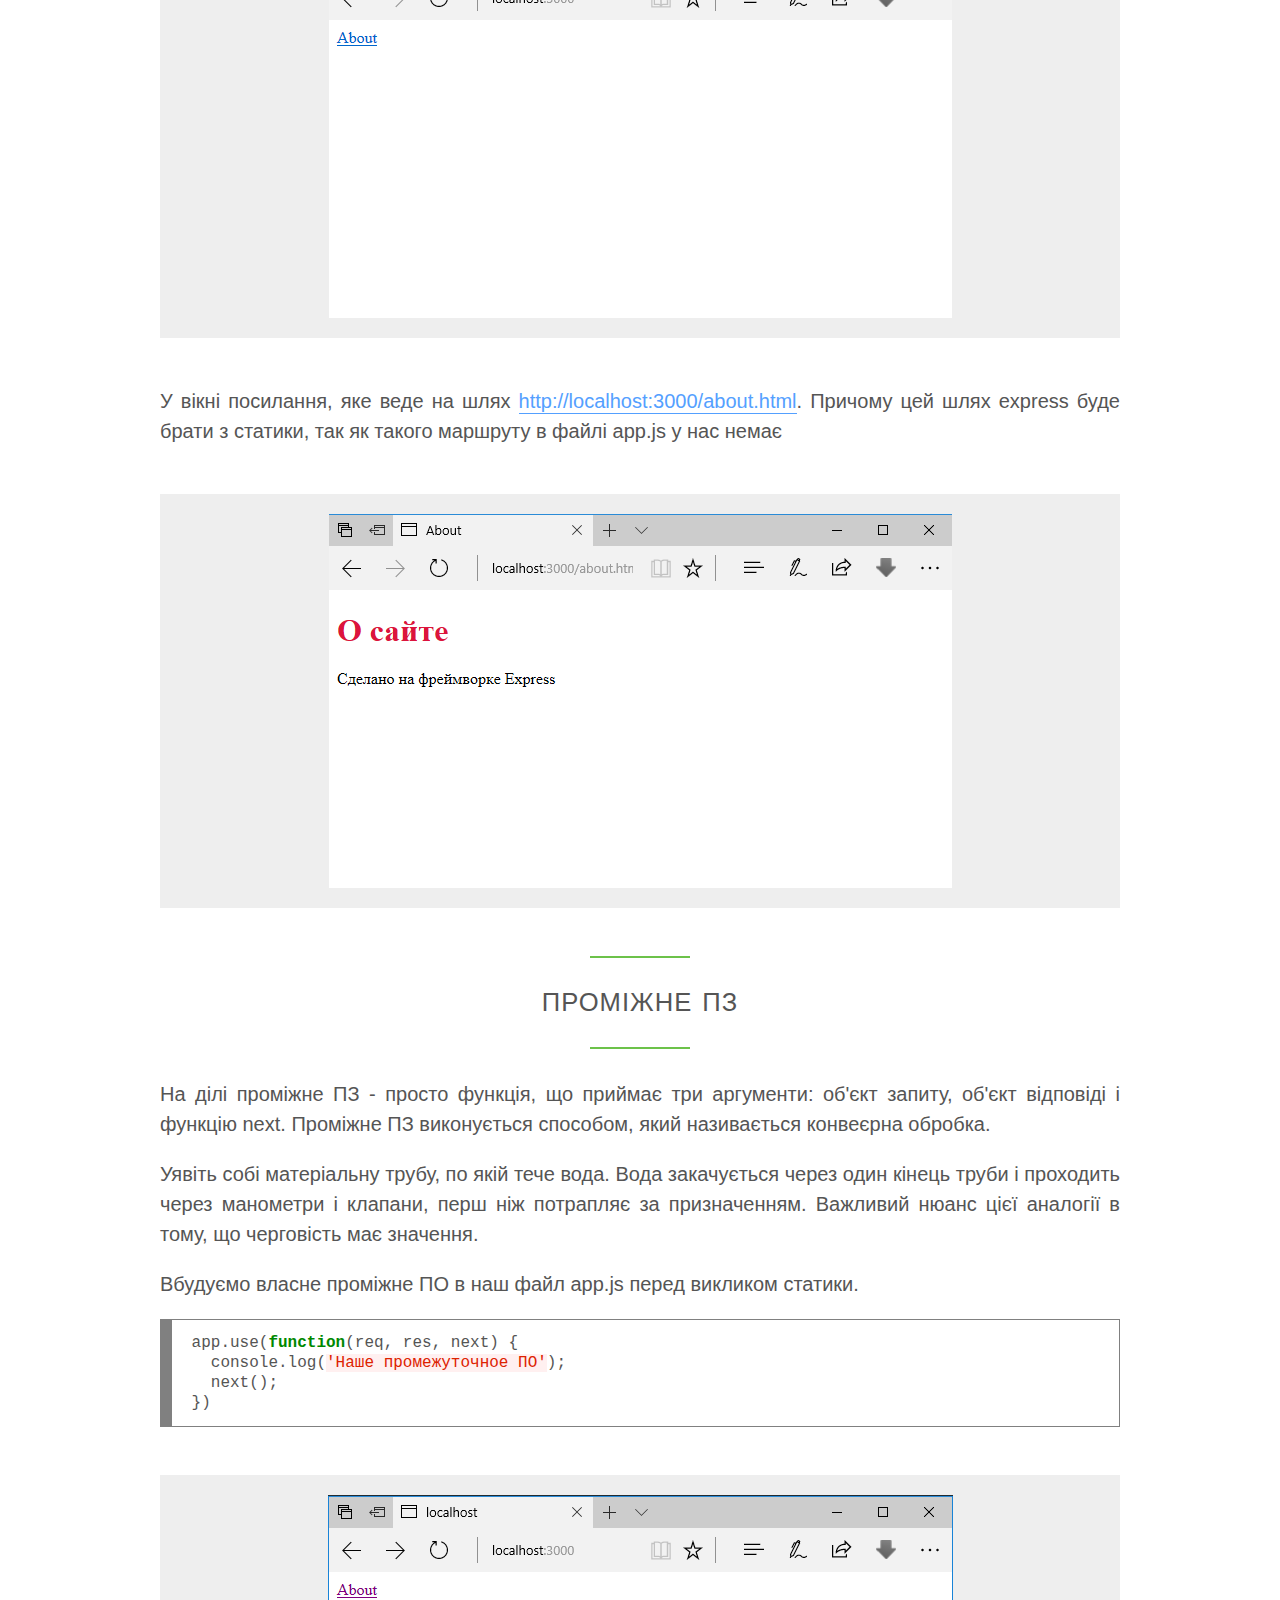
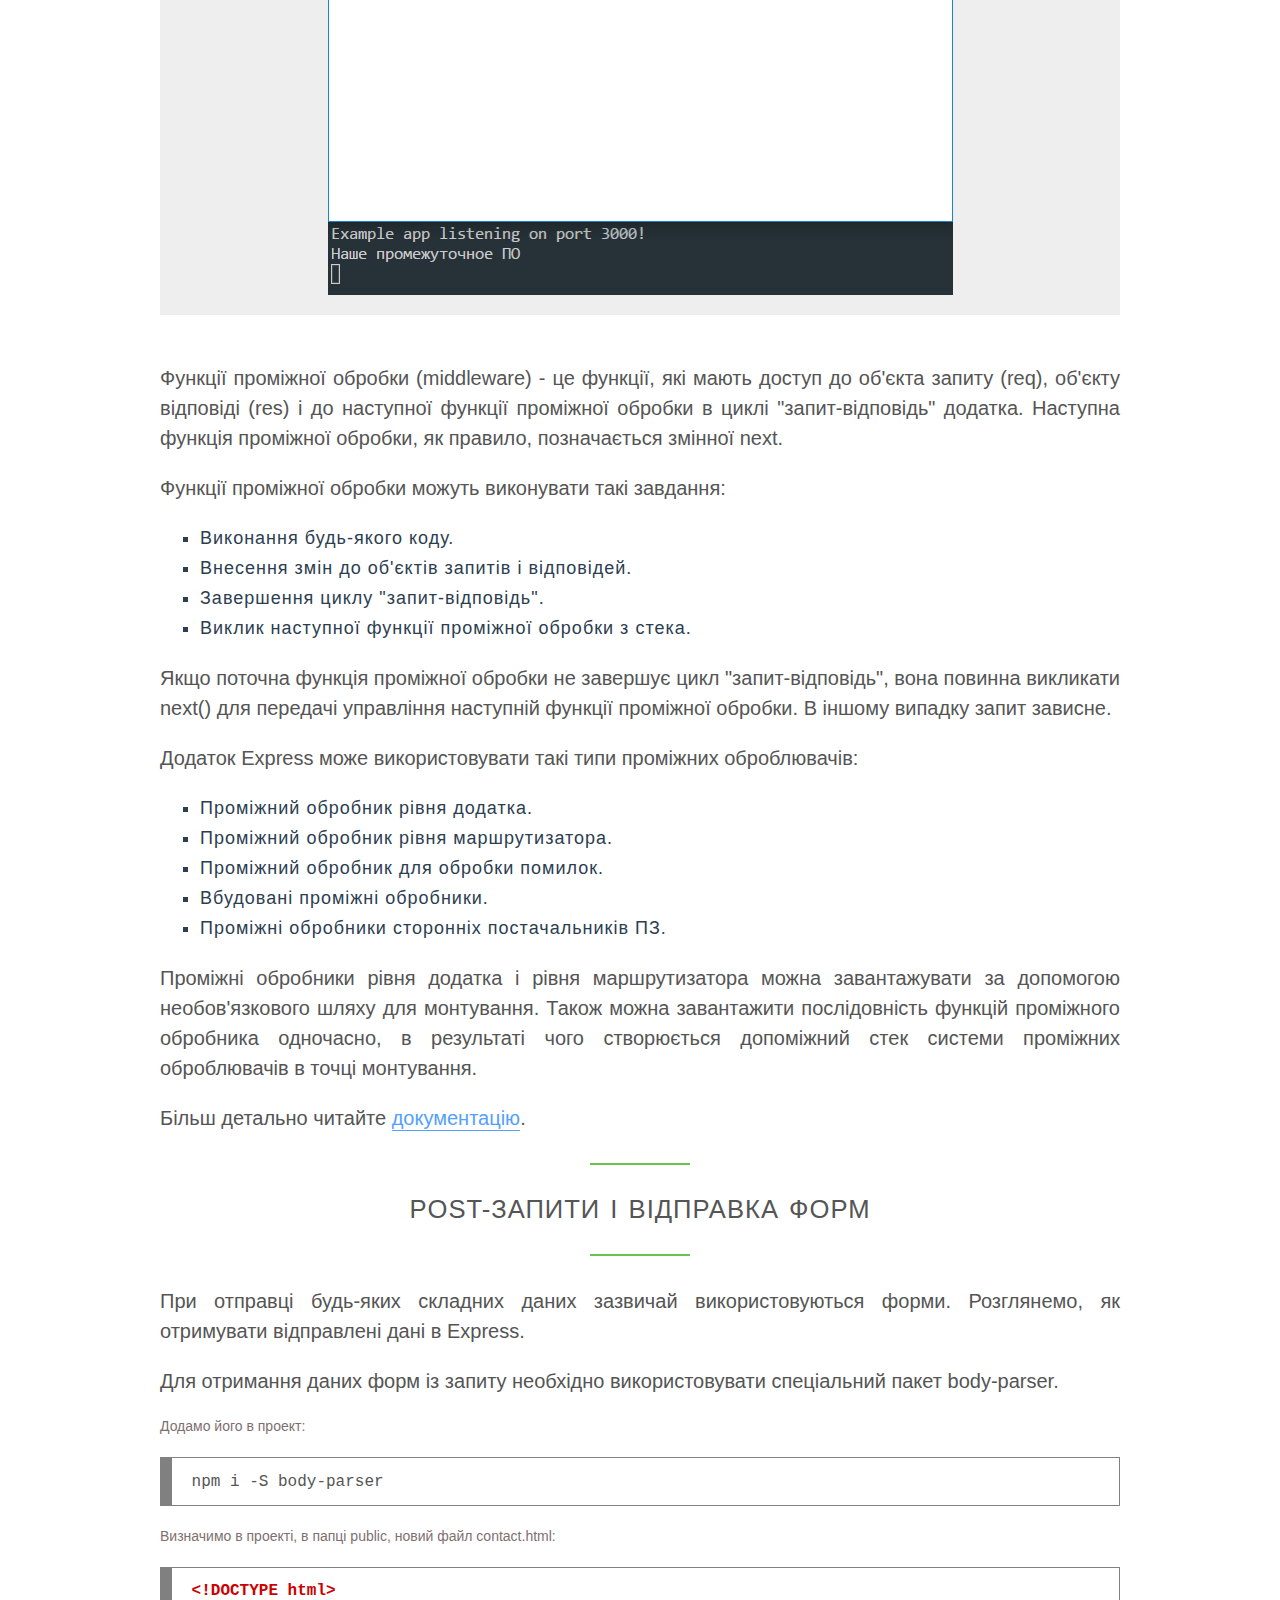
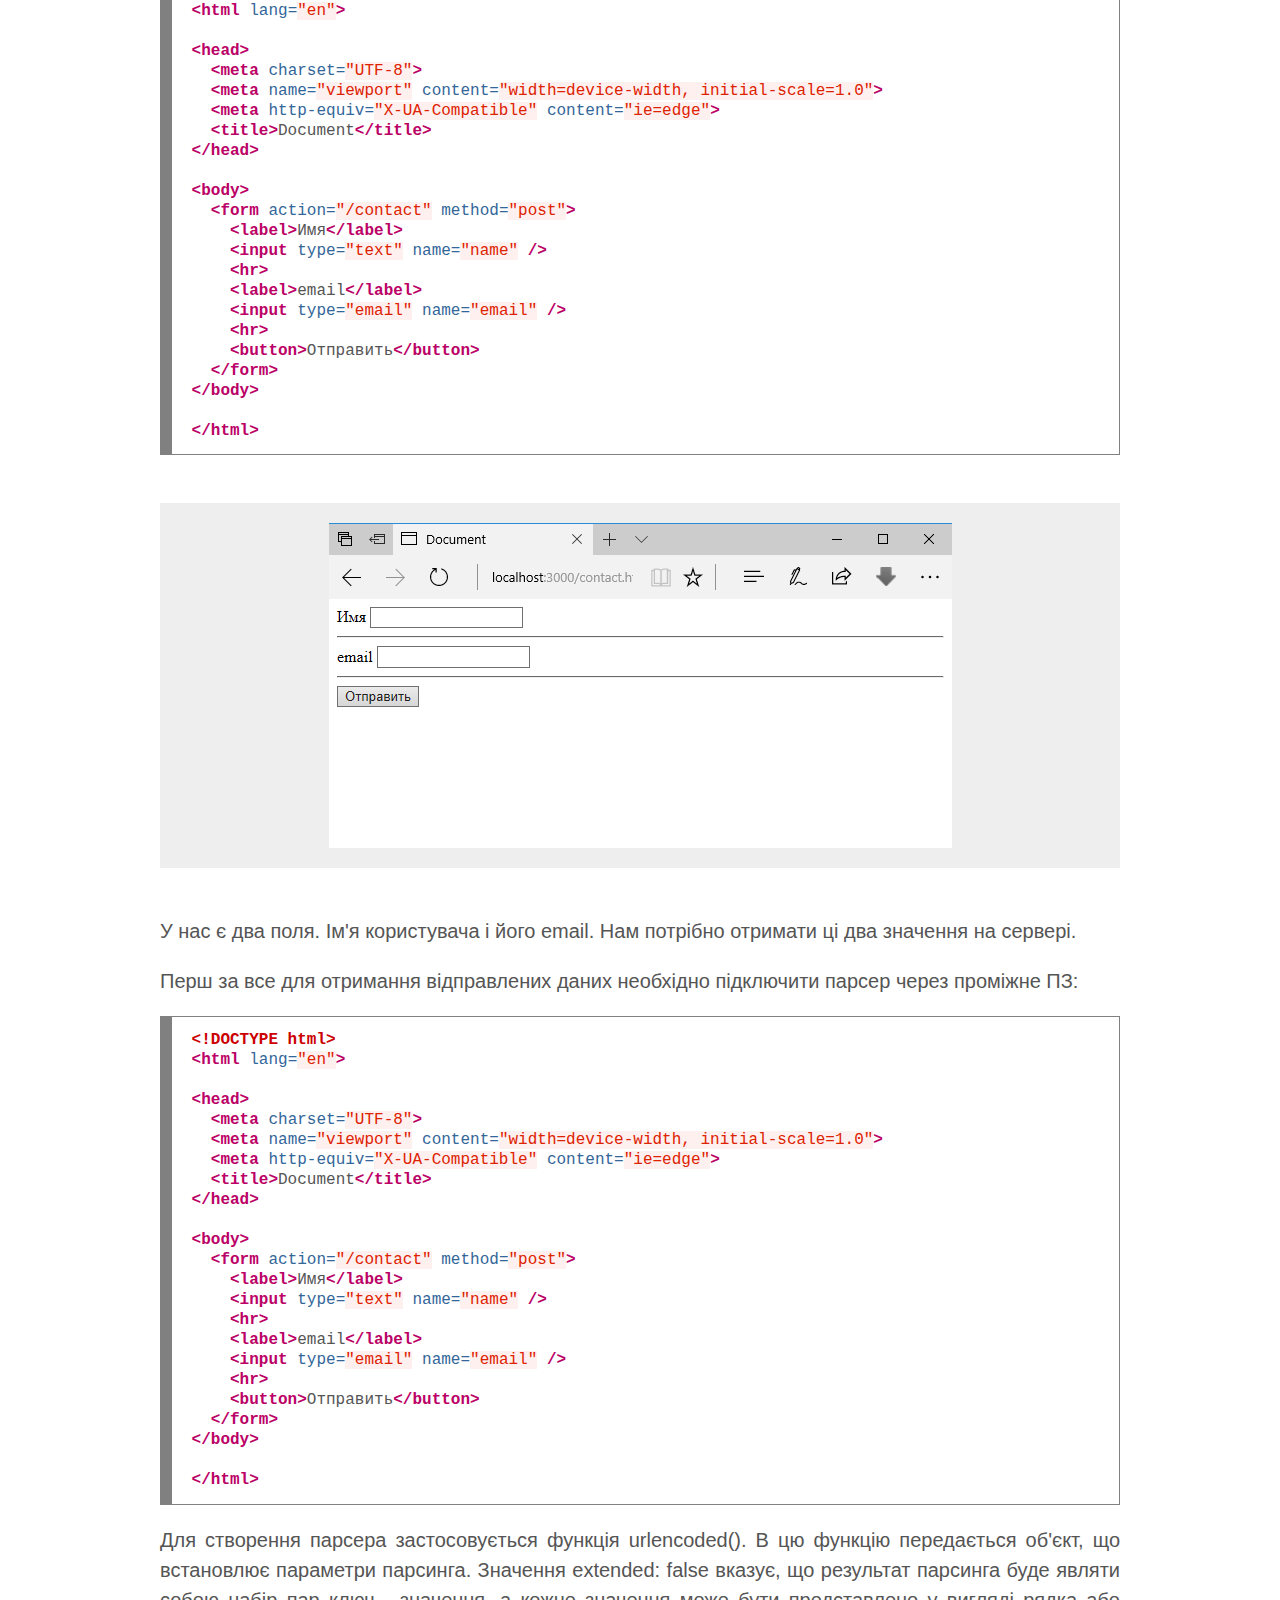
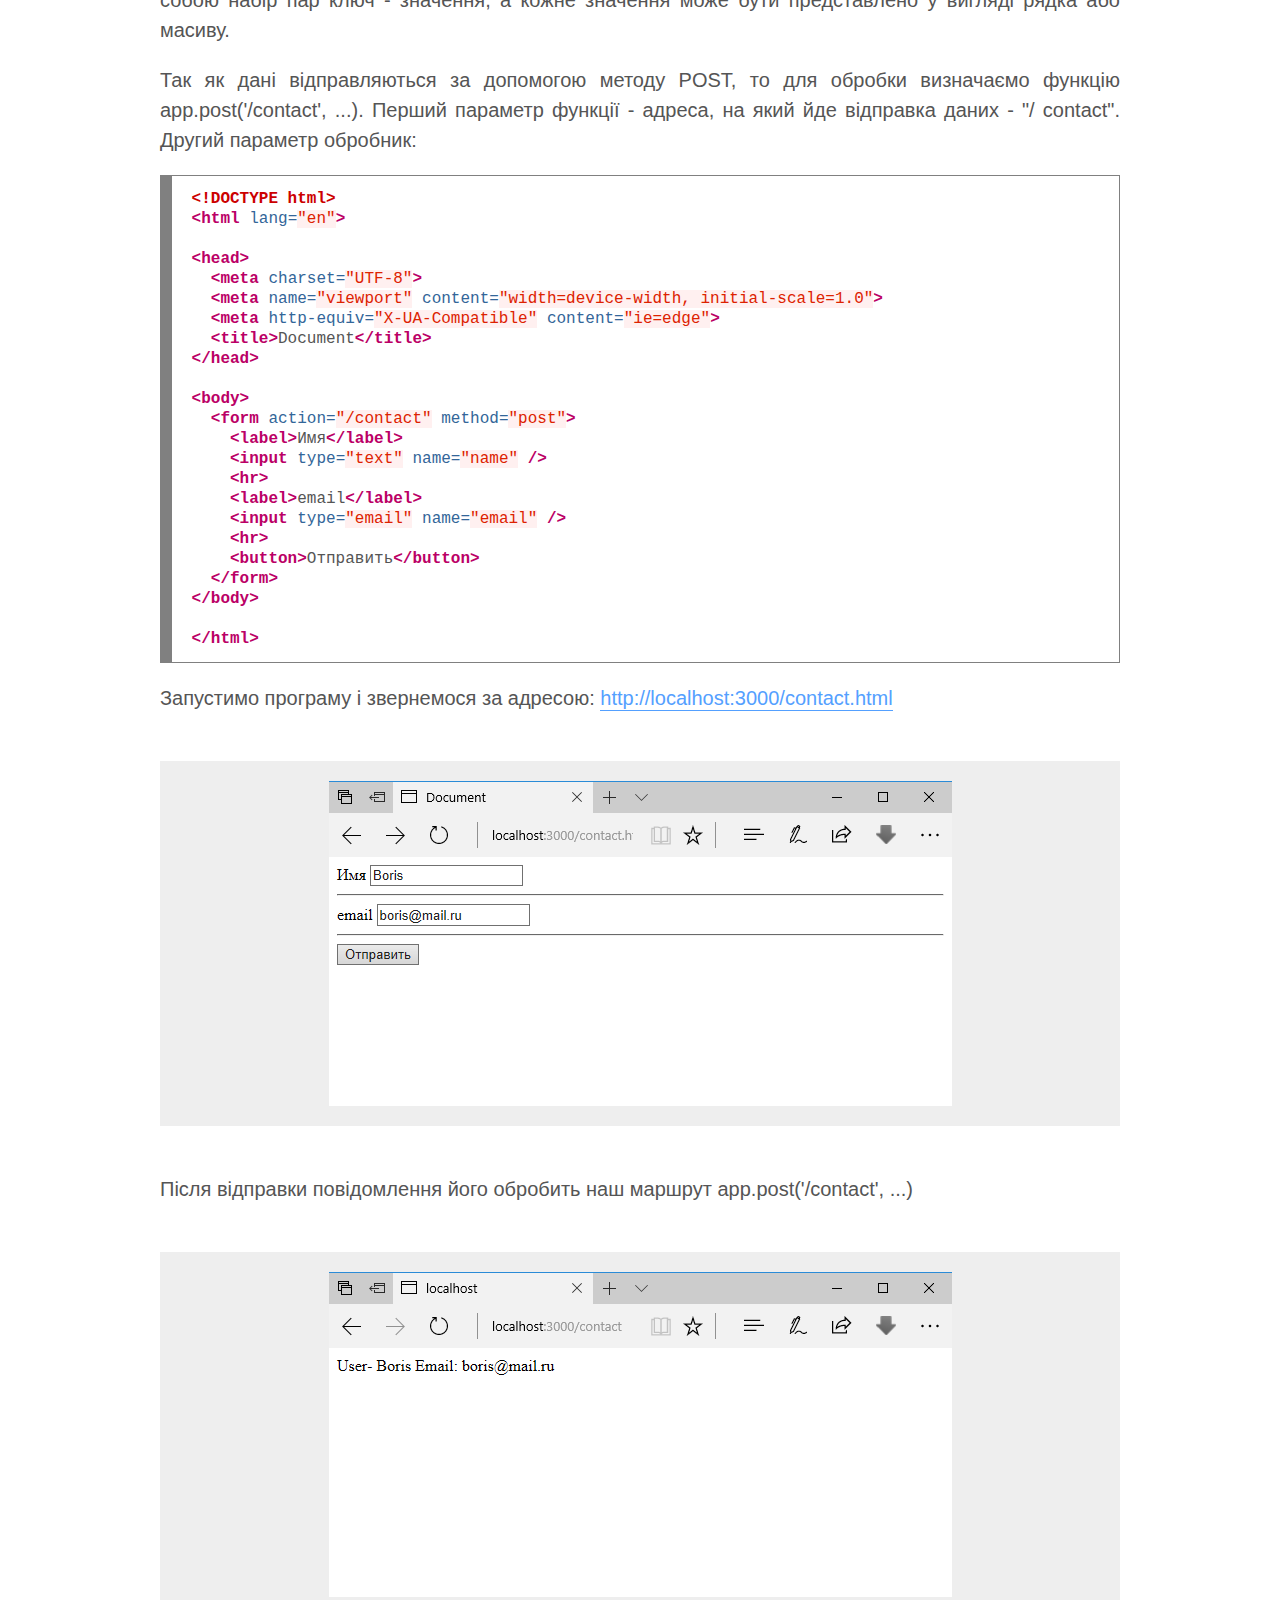
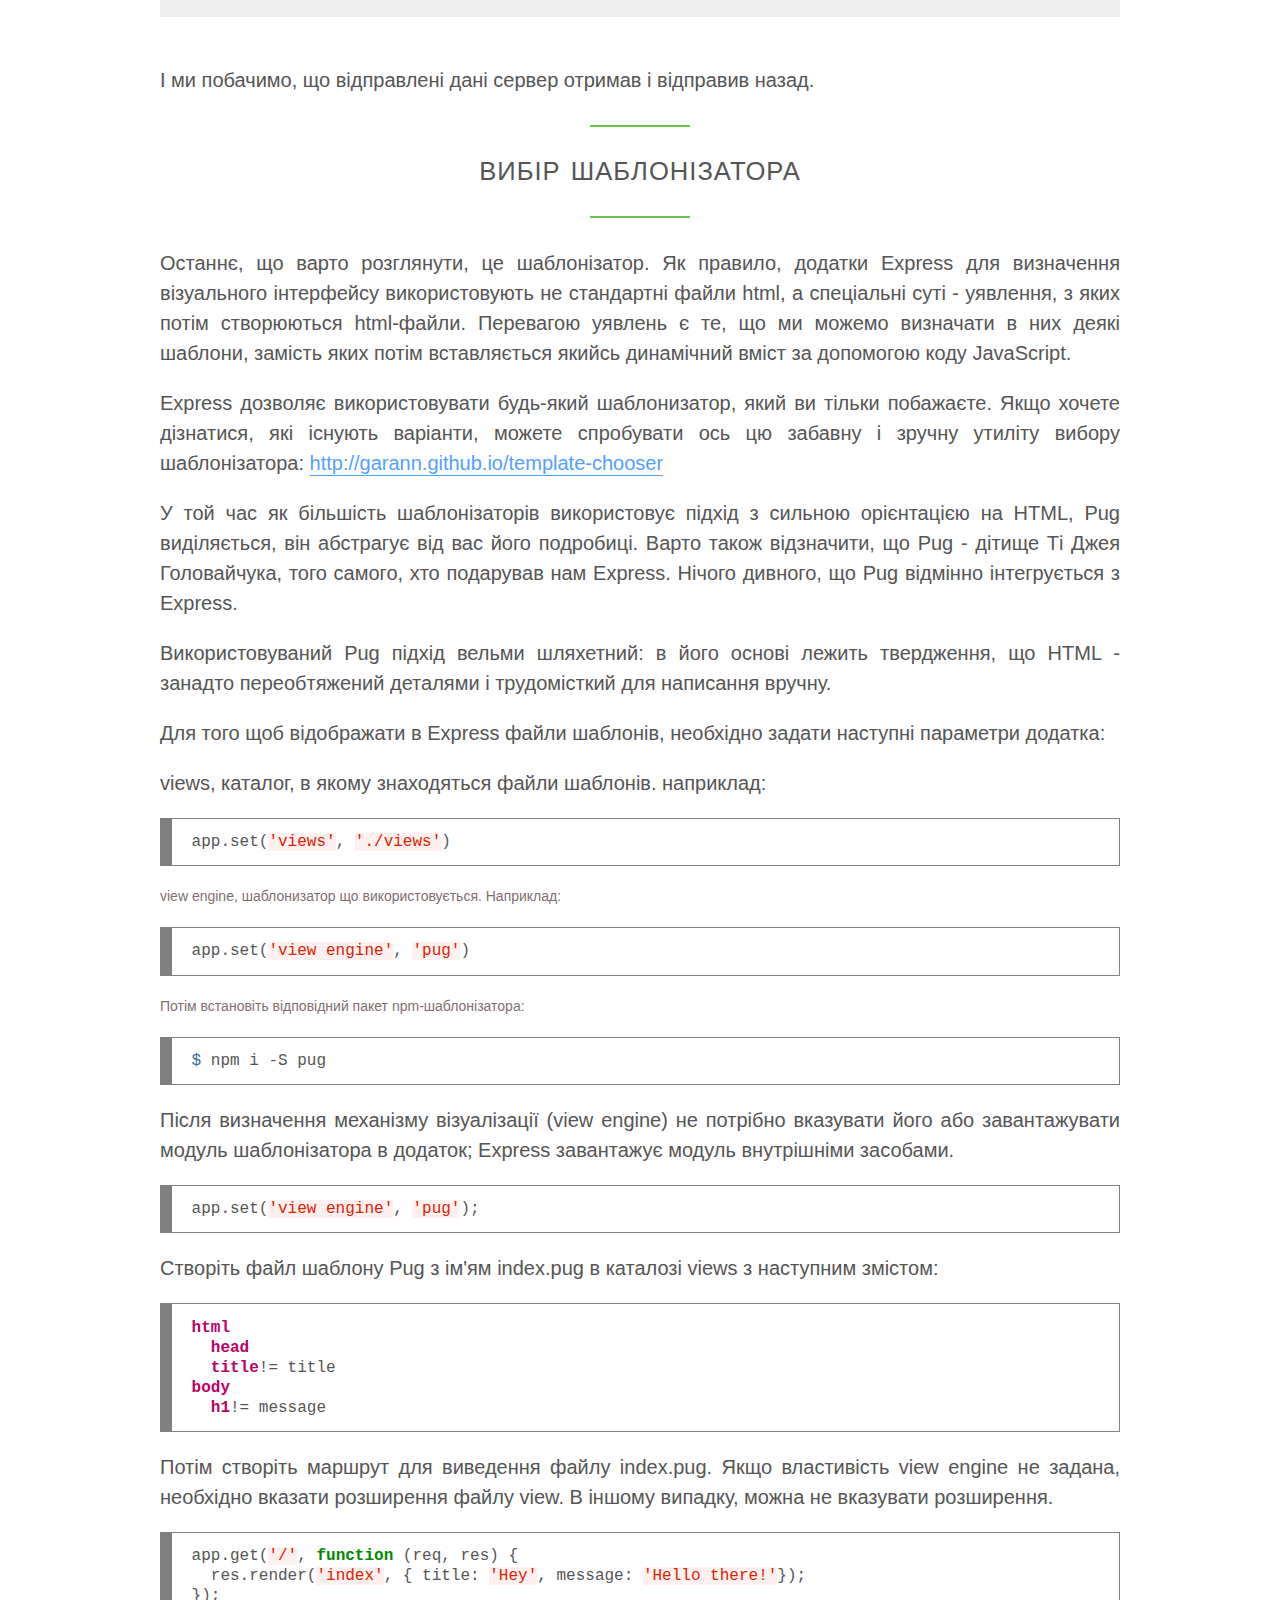
<file: chapter-4/index.html>
<!DOCTYPE html>
<html lang="en">
  <head>
    <meta charset="UTF-8" />
    <meta name="viewport" content="width=device-width, initial-scale=1.0" />
    <meta http-equiv="X-UA-Compatible" content="ie=edge" />
    <title>Фреймворк Express</title>
    <link rel="stylesheet" href="../styles.css" />
  </head>
  <body>
    <div class="container">
      <h1>Фреймворк Express</h1>
      <p>
        У цьому розділі ми розглянемо приклад створення простого додатка за
        допомогою фреймворка Express.
      </p>
      <p>
        Express - це мінімалістичний і гнучкий веб-фреймворк для додатків
        Node.js, що надає великий набір функцій для мобільних і веб-додатків.
      </p>
      <h2>Загальні відомості про фреймворк</h2>
      <p>
        Якщо подивитися на популярність, за кількістю завантажень, згідно з
        сайтом
        <a href="http://www.npmtrends.com/">http://www.npmtrends.com/</a> , ми
        можемо побачити, що фреймворк досить сильно обходить своїх конкурентів у
        популярності.
      </p>
      <div class="img_container">
        <img src="../images/chapter-4/1.png" alt="Картинка" />
      </div>
      
      <p>
        Познайомимося з основними можливостями Express.js і встановимо його.
      </p>
      <p>У вас вже повинен бути встановлений Node.js.</p>
      <p class="label">
        Створіть каталог для свого додатка і зробіть його своїм робочим
        каталогом.
      </p>
      <div
        style="background: #ffffff; overflow:auto;width:auto;border:solid gray;border-width:.1em .1em .1em .8em;padding:.2em .6em;"
      >
        <pre
          style="margin: 0; line-height: 125%"
        ><span style="color: #336699">$ </span>mkdir myapp
<span style="color: #336699">$ </span><span style="color: #003388">cd </span>myapp
</pre>
      </div>
      <p class="label">
        За допомогою команди npm init створіть файл package.json для свого
        застосування.
      </p>
      <div
        style="background: #ffffff; overflow:auto;width:auto;border:solid gray;border-width:.1em .1em .1em .8em;padding:.2em .6em;"
      >
        <pre
          style="margin: 0; line-height: 125%"
        ><span style="color: #336699">$ </span>npm init -y
</pre>
      </div>
      <p class="label">
        Створіть в корені файл app.js (або будь-яке інше ім'я головного файлу за
        своїм бажанням). Тепер встановіть Express в каталозі myapp і збережіть
        його в списку залежностей. Наприклад:
      </p>
      <div
        style="background: #ffffff; overflow:auto;width:auto;border:solid gray;border-width:.1em .1em .1em .8em;padding:.2em .6em;"
      >
        <pre
          style="margin: 0; line-height: 125%"
        ><span style="color: #336699">$ </span>npm i -S express
</pre>
      </div>
      <p>
        Примітка. Є також інший спосіб створити додаток - за допомогою
        генератора додатків
        <a href="http://expressjs.com/ru/starter/generator.html"
          >http://expressjs.com/ru/starter/generator.html</a
        >
      </p>
      <p>Давайте поки створимо простий Hello World! додаток.</p>
      <p>У файл з ім'ям app.js додайте наступний код:</p>
      <!-- HTML generated using hilite.me -->
      <div
        style="background: #ffffff; overflow:auto;width:auto;border:solid gray;border-width:.1em .1em .1em .8em;padding:.2em .6em;"
      >
        <pre
          style="margin: 0; line-height: 125%"
        ><span style="color: #008800; font-weight: bold">const</span> express = require(<span style="color: #dd2200; background-color: #fff0f0">&#39;express&#39;</span>);
<span style="color: #008800; font-weight: bold">const</span> app = express();

app.get(<span style="color: #dd2200; background-color: #fff0f0">&#39;/&#39;</span>, <span style="color: #008800; font-weight: bold">function</span> (req, res) {
  res.send(<span style="color: #dd2200; background-color: #fff0f0">&#39;Hello World!&#39;</span>);
});

app.listen(<span style="color: #0000DD; font-weight: bold">3000</span>, <span style="color: #008800; font-weight: bold">function</span> () {
  console.log(<span style="color: #dd2200; background-color: #fff0f0">&#39;Example app listening on port 3000!&#39;</span>);
});
</pre>
      </div>
      <p class="label">
        Що тут відбувається? Спочатку ми створюємо об'єкт, який буде
        представляти наш додаток:
      </p>
      <div
        style="background: #ffffff; overflow:auto;width:auto;border:solid gray;border-width:.1em .1em .1em .8em;padding:.2em .6em;"
      >
        <pre
          style="margin: 0; line-height: 125%"
        ><span style="color: #008800; font-weight: bold">const</span> app = express();
</pre>
      </div>
      <h2>Маршрутизація</h2>
      <p>
        Для обробки запитів, маршрутів, в Express визначено ряд вбудованих
        функцій. Маршрутизація визначає, як додаток відповідає на клієнтський
        запит до конкретної адреси. Кожен маршрут може мати одну або кілька
        функцій обробки, які виконуються при зіставленні маршруту.
      </p>
      <p>
        Визначення маршруту, згідно з документацією, має наступну структуру:
      </p>
      <div
        style="background: #ffffff; overflow:auto;width:auto;border:solid gray;border-width:.1em .1em .1em .8em;padding:.2em .6em;"
      >
        <pre style="margin: 0; line-height: 125%">
app.METHOD(PATH, HANDLER)
</pre
        >
      </div>
      <p>Де:</p>
      <p>app - це екземпляр express.</p>
      <p>METHOD - метод запиту HTTP (get, post, put, delete ...).</p>
      <p>PATH - шлях на сервері, в нашому випадку це корінь сайту '/'.</p>
      <p>HANDLER - функція, виконувана при зіставленні маршруту.</p>
      <p>
        У нашому випадку вона приймає два параметри, об'єкт запиту req і об'єкт
        відповіді res.
      </p>
      <!-- HTML generated using hilite.me -->
      <div
        style="background: #ffffff; overflow:auto;width:auto;border:solid gray;border-width:.1em .1em .1em .8em;padding:.2em .6em;"
      >
        <pre
          style="margin: 0; line-height: 125%"
        ><span style="color: #008800; font-weight: bold">function</span> (req, res) {
res.send(<span style="color: #dd2200; background-color: #fff0f0">&#39;Hello World!&#39;</span>);
}
</pre>
      </div>
      <p>
        Для запуску сервера викликається метод app.listen(), в який передається
        номер порту.
      </p>
      <p>
        Запустимо проект і звернемося в браузері за адресою http: // localhost:
        3000 /:
      </p>
      <div class="img_container">
      <img src="../images/chapter-4/2.png" alt="Картинка2" />
    </div>
      <p>
        Додаток видає відповідь "Hello World!" на запити, адресовані кореневому
        URL (/) або маршруту. Для всіх інших шляхів, наприклад,
        http://localhost:3000/about, відповіддю буде Can not GET/about.
      </p>
      <p>
        Варто відзначити, що req (запит) і res (відповідь) є тими ж об'єктами,
        які надає Node.
      </p>
      <p class="label">Додамо обробник маршруту about</p>
      <!-- HTML generated using hilite.me -->
      <div
        style="background: #ffffff; overflow:auto;width:auto;border:solid gray;border-width:.1em .1em .1em .8em;padding:.2em .6em;"
      >
        <pre
          style="margin: 0; line-height: 125%"
        >app.get(<span style="color: #dd2200; background-color: #fff0f0">&quot;/about&quot;</span>, <span style="color: #008800; font-weight: bold">function</span>(req, res){
      res.send(<span style="color: #dd2200; background-color: #fff0f0">&quot;&lt;h1&gt;About&lt;/h1&gt;&quot;</span>);
    });
    </pre>
      </div>
      <div class="img_container">
      <img src="../images//chapter-4/3.png" alt="Картинка3" /></div>
      <p>
        Як вже говорилося, коли приходить запит, Express зіставляє запитану
        адресу з кожним з маршрутів. При збігу маршруту викликається його
        функція обробник. Але визначення маршрутів, крім простих рядків, можуть
        також містити регулярні вирази або спеціальні символи підстановок.
        Зокрема, ми можемо використовувати такі символи, як ?, +, * та ().
      </p>
      <p>
        Cимвол ? в маршруте указывает, что предыдущий символ может встречаться 1
        раз или отсутствовать. Приведенный ниже путь маршрута сопоставляет acd і
        abcd.
      </p>
      <div
        style="background: #ffffff; overflow:auto;width:auto;border:solid gray;border-width:.1em .1em .1em .8em;padding:.2em .6em;"
      >
        <pre
          style="margin: 0; line-height: 125%"
        >app.get(<span style="color: #dd2200; background-color: #fff0f0">&#39;/ab?cd&#39;</span>, <span style="color: #008800; font-weight: bold">function</span>(req, res) {
res.send(<span style="color: #dd2200; background-color: #fff0f0">&#39;ab?cd&#39;</span>);
});
</pre>
      </div>

      <p>
        Символ + вказує, що попередній символ може зустрічатися 1 і більше
        разів. Цей шлях маршруту зіставляє abcd, abbcd, abbbcd і т.д.
      </p>
      <div
        style="background: #ffffff; overflow:auto;width:auto;border:solid gray;border-width:.1em .1em .1em .8em;padding:.2em .6em;"
      >
        <pre
          style="margin: 0; line-height: 125%"
        >app.get(<span style="color: #dd2200; background-color: #fff0f0">&#39;/ab+cd&#39;</span>, <span style="color: #008800; font-weight: bold">function</span>(req, res) {
res.send(<span style="color: #dd2200; background-color: #fff0f0">&#39;ab+cd&#39;</span>);
});
</pre>
      </div>
      <p>
        Символ зірочка * вказує, що на місці цього символу може бути будь-яка
        кількість символів. Цей шлях маршруту зіставляє abcd, abxcd, abRABDOMcd,
        ab123cd і т.д.
      </p>
      <div
        style="background: #ffffff; overflow:auto;width:auto;border:solid gray;border-width:.1em .1em .1em .8em;padding:.2em .6em;"
      >
        <pre
          style="margin: 0; line-height: 125%"
        >app.get(<span style="color: #dd2200; background-color: #fff0f0">&#39;/ab*cd&#39;</span>, <span style="color: #008800; font-weight: bold">function</span>(req, res) {
res.send(<span style="color: #dd2200; background-color: #fff0f0">&#39;ab*cd&#39;</span>);
});
</pre>
      </div>
      <p>
        Дужки () дозволяють оформити групу символів, які можуть зустрічатися в
        запиті. Даний шлях маршруту зіставляє / abe і / abcde.
      </p>
      <!-- HTML generated using hilite.me -->
      <div
        style="background: #ffffff; overflow:auto;width:auto;border:solid gray;border-width:.1em .1em .1em .8em;padding:.2em .6em;"
      >
        <pre
          style="margin: 0; line-height: 125%"
        >app.get(<span style="color: #dd2200; background-color: #fff0f0">&#39;/ab(cd)?e&#39;</span>, <span style="color: #008800; font-weight: bold">function</span>(req, res) {
  res.send(<span style="color: #dd2200; background-color: #fff0f0">&#39;ab(cd)?e&#39;</span>);
});
</pre>
      </div>
      <h2>Передача параметрів в маршруті</h2>
      <p>
        Маршрути можуть містити параметри - іменовані сегменти URL-адреси. Назва
        параметра має включати символи з діапазону [A-Za-z0-9_]. У визначенні
        маршруту параметри передуються знаком двокрапки. Додамо ще один обробник
        для наступного маршруту:
      </p>
      <div
        style="background: #ffffff; overflow:auto;width:auto;border:solid gray;border-width:.1em .1em .1em .8em;padding:.2em .6em;"
      >
        <pre
          style="margin: 0; line-height: 125%"
        >app.get(<span style="color: #dd2200; background-color: #fff0f0">&quot;/about/:id&quot;</span>, <span style="color: #008800; font-weight: bold">function</span>(req, res){
res.send(<span style="color: #dd2200; background-color: #fff0f0">&quot;&lt;h1&gt;About&lt;/h1&gt; Параметр: &quot;</span> + req.params[<span style="color: #dd2200; background-color: #fff0f0">&#39;id&#39;</span>]);
});
</pre>
      </div>
      <div class="img_container">
      <img src="../images/chapter-4/4.png" alt="Картинка4" /></div>
      <h2>Надання статичних файлів</h2>
      <p>
        Розглянемо, як в Node.js + Express можна відправляти користувачеві
        статичні файли. Для надання статичних файлів, наприклад, зображень,
        файлів CSS і JavaScript в Express використовується функція тимчасової
        роботи express.static.
      </p>
      <p>
        Для того щоб почати безпосереднє надання файлів, необхідно передати ім'я
        каталогу, в якому знаходяться статичні ресурси, в функцію проміжної
        обробки express.static.
      </p>
      <p>
        Створимо для статичних файлів в проекті каталог public, в який додамо
        html-сторінку, яку назвемо about.html:
      </p>
      <div
        style="background: #ffffff; overflow:auto;width:auto;border:solid gray;border-width:.1em .1em .1em .8em;padding:.2em .6em;"
      >
        <pre
          style="margin: 0; line-height: 125%"
        ><span style="color: #cc0000; font-weight: bold">&lt;!DOCTYPE html&gt;</span>
<span style="color: #bb0066; font-weight: bold">&lt;html&gt;</span>
<span style="color: #bb0066; font-weight: bold">&lt;head&gt;</span>
    <span style="color: #bb0066; font-weight: bold">&lt;title&gt;</span>About<span style="color: #bb0066; font-weight: bold">&lt;/title&gt;</span>
    <span style="color: #bb0066; font-weight: bold">&lt;meta</span> <span style="color: #336699">charset=</span><span style="color: #dd2200; background-color: #fff0f0">&quot;utf-8&quot;</span> <span style="color: #bb0066; font-weight: bold">/&gt;</span>
    <span style="color: #bb0066; font-weight: bold">&lt;link</span> <span style="color: #336699">rel=</span><span style="color: #dd2200; background-color: #fff0f0">&quot;stylesheet&quot;</span> <span style="color: #336699">href=</span><span style="color: #dd2200; background-color: #fff0f0">&quot;/css/main.css&quot;</span><span style="color: #bb0066; font-weight: bold">&gt;</span>
<span style="color: #bb0066; font-weight: bold">&lt;/head&gt;</span>
<span style="color: #bb0066; font-weight: bold">&lt;body&gt;</span>
    <span style="color: #bb0066; font-weight: bold">&lt;h1&gt;</span>О сайте<span style="color: #bb0066; font-weight: bold">&lt;/h1&gt;</span>
    <span style="color: #bb0066; font-weight: bold">&lt;p&gt;</span>Сделано на фреймворке Express<span style="color: #bb0066; font-weight: bold">&lt;/p&gt;</span>
    <span style="color: #bb0066; font-weight: bold">&lt;script </span><span style="color: #336699">src=</span><span style="color: #dd2200; background-color: #fff0f0">&quot;/js/main.js&quot;</span><span style="color: #bb0066; font-weight: bold">&gt;&lt;/script&gt;</span>
<span style="color: #bb0066; font-weight: bold">&lt;/body&gt;</span>
<span style="color: #bb0066; font-weight: bold">&lt;html&gt;</span>
</pre>
      </div>
      <p>У результаті наш проект буде виглядати наступним чином:</p>
      <div class="img_container"><img src="../images/chapter-4/5.png" alt="Картинка5" /></div>
      
      <p class="label">Тепер змінимо файл app.js:</p>
      <!-- HTML generated using hilite.me -->
      <div
        style="background: #ffffff; overflow:auto;width:auto;border:solid gray;border-width:.1em .1em .1em .8em;padding:.2em .6em;"
      >
        <pre
          style="margin: 0; line-height: 125%"
        >var express = require(&quot;express&quot;);
const express = require(&#39;express&#39;);
const app = express();

app.use(express.static(__dirname + &quot;/public&quot;));

app.get(&#39;/&#39;, function (req, res) {
  res.send(&#39;<span style="color: #bb0066; font-weight: bold">&lt;a</span> <span style="color: #336699">href=</span><span style="color: #dd2200; background-color: #fff0f0">&quot;about.html&quot;</span><span style="color: #bb0066; font-weight: bold">&gt;</span>About<span style="color: #bb0066; font-weight: bold">&lt;/a&gt;</span>&#39;);
});

app.listen(3000, function () {
  console.log(&#39;Example app listening on port 3000!&#39;);
});
</pre>
      </div>
      <p>
        Щоб вбудувати компонент express.static в процес обробки запиту,
        викликається функція app.use(). Ця функція express дозволяє додавати
        різні компоненти (вони ще називаються middleware) до конвеєру обробки
        запиту:
      </p>
      <div
        style="background: #ffffff; overflow:auto;width:auto;border:solid gray;border-width:.1em .1em .1em .8em;padding:.2em .6em;"
      >
        <pre
          style="margin: 0; line-height: 125%"
        >app.use(express.<span style="color: #008800; font-weight: bold">static</span>(__dirname + <span style="color: #dd2200; background-color: #fff0f0">&quot;/public&quot;</span>));
</pre>
      </div>

      <p>
        Причому даний виклик повинен поміщатися до всіх інших викликів функції
        app.get(), app.post() і т.д.
      </p>
      <p>
        В саму функцію express.static() передається шлях до папки зі статичними
        файлами. Спеціальна змінна Node.js __dirname дозволяє отримати повний
        шлях до папки.
      </p>
      <p>
        Якщо запустити наш додаток за адресою
        <a href="http://localhost:3000">http://localhost:3000</a> ми побачимо
        вікно
      </p>
      <div class="img_container"><img src="../images/chapter-4/6.png" alt="Картинка6" /></div>
      
      <p>
        У вікні посилання, яке веде на шлях
        <a href="http://localhost:3000/about.html"
          >http://localhost:3000/about.html</a
        >. Причому цей шлях express буде брати з статики, так як такого маршруту
        в файлі app.js у нас немає
      </p>
      <div class="img_container"><img src="../images/chapter-4/7.png" alt="Картинка7" /></div>
      
      <h2>Проміжне ПЗ</h2>
      <p>
        На ділі проміжне ПЗ - просто функція, що приймає три аргументи: об'єкт
        запиту, об'єкт відповіді і функцію next. Проміжне ПЗ виконується
        способом, який називається конвеєрна обробка.
      </p>
      <p>
        Уявіть собі матеріальну трубу, по якій тече вода. Вода закачується через
        один кінець труби і проходить через манометри і клапани, перш ніж
        потрапляє за призначенням. Важливий нюанс цієї аналогії в тому, що
        черговість має значення.
      </p>
      <p>
        Вбудуємо власне проміжне ПО в наш файл app.js перед викликом статики.
      </p>
      <div
        style="background: #ffffff; overflow:auto;width:auto;border:solid gray;border-width:.1em .1em .1em .8em;padding:.2em .6em;"
      >
        <pre
          style="margin: 0; line-height: 125%"
        >app.use(<span style="color: #008800; font-weight: bold">function</span>(req, res, next) {
  console.log(<span style="color: #dd2200; background-color: #fff0f0">&#39;Наше промежуточное ПО&#39;</span>);
  next();
})
</pre>
      </div>
      <div class="img_container">
      <img src="../images/chapter-4/8.png" alt="Картинка8" />
    </div>
      <p>
        Функції проміжної обробки (middleware) - це функції, які мають доступ до
        об'єкта запиту (req), об'єкту відповіді (res) і до наступної функції
        проміжної обробки в циклі "запит-відповідь" додатка. Наступна функція
        проміжної обробки, як правило, позначається змінної next.
      </p>
      <p>Функції проміжної обробки можуть виконувати такі завдання:</p>
      <ul>
        <li>Виконання будь-якого коду.</li>
        <li>Внесення змін до об'єктів запитів і відповідей.</li>
        <li>Завершення циклу "запит-відповідь".</li>
        <li>Виклик наступної функції проміжної обробки з стека.</li>
      </ul>
      <p>
        Якщо поточна функція проміжної обробки не завершує цикл
        "запит-відповідь", вона повинна викликати next() для передачі управління
        наступній функції проміжної обробки. В іншому випадку запит зависне.
      </p>
      <p>
        Додаток Express може використовувати такі типи проміжних оброблювачів:
      </p>
      <ul>
        <li>Проміжний обробник рівня додатка.</li>
        <li>Проміжний обробник рівня маршрутизатора.</li>
        <li>Проміжний обробник для обробки помилок.</li>
        <li>Вбудовані проміжні обробники.</li>
        <li>Проміжні обробники сторонніх постачальників ПЗ.</li>
      </ul>
      <p>
        Проміжні обробники рівня додатка і рівня маршрутизатора можна
        завантажувати за допомогою необов'язкового шляху для монтування. Також
        можна завантажити послідовність функцій проміжного обробника одночасно,
        в результаті чого створюється допоміжний стек системи проміжних
        оброблювачів в точці монтування.
      </p>
      <p>
        Більш детально читайте
        <a href="http://expressjs.com/ru/guide/using-middleware.html"
          >документацію</a
        >.
      </p>
      <h2>POST-запити і відправка форм</h2>
      <p>
        При отправці будь-яких складних даних зазвичай використовуються форми.
        Розглянемо, як отримувати відправлені дані в Express.
      </p>
      <p>
        Для отримання даних форм із запиту необхідно використовувати спеціальний
        пакет body-parser.
      </p>
      <p class="label">Додамо його в проект:</p>
      <div
        style="background: #ffffff; overflow:auto;width:auto;border:solid gray;border-width:.1em .1em .1em .8em;padding:.2em .6em;"
      >
        <pre style="margin: 0; line-height: 125%">
npm i -S body-parser
</pre
        >
      </div>
      <p class="label">
        Визначимо в проекті, в папці public, новий файл contact.html:
      </p>
      <!-- HTML generated using hilite.me -->
      <div
        style="background: #ffffff; overflow:auto;width:auto;border:solid gray;border-width:.1em .1em .1em .8em;padding:.2em .6em;"
      >
        <pre
          style="margin: 0; line-height: 125%"
        ><span style="color: #cc0000; font-weight: bold">&lt;!DOCTYPE html&gt;</span>
<span style="color: #bb0066; font-weight: bold">&lt;html</span> <span style="color: #336699">lang=</span><span style="color: #dd2200; background-color: #fff0f0">&quot;en&quot;</span><span style="color: #bb0066; font-weight: bold">&gt;</span>
	
<span style="color: #bb0066; font-weight: bold">&lt;head&gt;</span>
  <span style="color: #bb0066; font-weight: bold">&lt;meta</span> <span style="color: #336699">charset=</span><span style="color: #dd2200; background-color: #fff0f0">&quot;UTF-8&quot;</span><span style="color: #bb0066; font-weight: bold">&gt;</span>
  <span style="color: #bb0066; font-weight: bold">&lt;meta</span> <span style="color: #336699">name=</span><span style="color: #dd2200; background-color: #fff0f0">&quot;viewport&quot;</span> <span style="color: #336699">content=</span><span style="color: #dd2200; background-color: #fff0f0">&quot;width=device-width, initial-scale=1.0&quot;</span><span style="color: #bb0066; font-weight: bold">&gt;</span>
  <span style="color: #bb0066; font-weight: bold">&lt;meta</span> <span style="color: #336699">http-equiv=</span><span style="color: #dd2200; background-color: #fff0f0">&quot;X-UA-Compatible&quot;</span> <span style="color: #336699">content=</span><span style="color: #dd2200; background-color: #fff0f0">&quot;ie=edge&quot;</span><span style="color: #bb0066; font-weight: bold">&gt;</span>
  <span style="color: #bb0066; font-weight: bold">&lt;title&gt;</span>Document<span style="color: #bb0066; font-weight: bold">&lt;/title&gt;</span>
<span style="color: #bb0066; font-weight: bold">&lt;/head&gt;</span>

<span style="color: #bb0066; font-weight: bold">&lt;body&gt;</span>
  <span style="color: #bb0066; font-weight: bold">&lt;form</span> <span style="color: #336699">action=</span><span style="color: #dd2200; background-color: #fff0f0">&quot;/contact&quot;</span> <span style="color: #336699">method=</span><span style="color: #dd2200; background-color: #fff0f0">&quot;post&quot;</span><span style="color: #bb0066; font-weight: bold">&gt;</span>
    <span style="color: #bb0066; font-weight: bold">&lt;label&gt;</span>Имя<span style="color: #bb0066; font-weight: bold">&lt;/label&gt;</span>
    <span style="color: #bb0066; font-weight: bold">&lt;input</span> <span style="color: #336699">type=</span><span style="color: #dd2200; background-color: #fff0f0">&quot;text&quot;</span> <span style="color: #336699">name=</span><span style="color: #dd2200; background-color: #fff0f0">&quot;name&quot;</span> <span style="color: #bb0066; font-weight: bold">/&gt;</span>
    <span style="color: #bb0066; font-weight: bold">&lt;hr&gt;</span>
    <span style="color: #bb0066; font-weight: bold">&lt;label&gt;</span>email<span style="color: #bb0066; font-weight: bold">&lt;/label&gt;</span>
    <span style="color: #bb0066; font-weight: bold">&lt;input</span> <span style="color: #336699">type=</span><span style="color: #dd2200; background-color: #fff0f0">&quot;email&quot;</span> <span style="color: #336699">name=</span><span style="color: #dd2200; background-color: #fff0f0">&quot;email&quot;</span> <span style="color: #bb0066; font-weight: bold">/&gt;</span>
    <span style="color: #bb0066; font-weight: bold">&lt;hr&gt;</span>
    <span style="color: #bb0066; font-weight: bold">&lt;button&gt;</span>Отправить<span style="color: #bb0066; font-weight: bold">&lt;/button&gt;</span>
  <span style="color: #bb0066; font-weight: bold">&lt;/form&gt;</span>
<span style="color: #bb0066; font-weight: bold">&lt;/body&gt;</span>

<span style="color: #bb0066; font-weight: bold">&lt;/html&gt;</span>
</pre>
      </div>
      <div class="img_container">
      <img src="../images/chapter-4/9.png" alt="Картинка9" /></div>
      <p>
        У нас є два поля. Ім'я користувача і його email. Нам потрібно отримати
        ці два значення на сервері.
      </p>
      <p>
        Перш за все для отримання відправлених даних необхідно підключити парсер
        через проміжне ПЗ:
      </p>
      <!-- HTML generated using hilite.me -->
      <div
        style="background: #ffffff; overflow:auto;width:auto;border:solid gray;border-width:.1em .1em .1em .8em;padding:.2em .6em;"
      >
        <pre
          style="margin: 0; line-height: 125%"
        ><span style="color: #cc0000; font-weight: bold">&lt;!DOCTYPE html&gt;</span>
<span style="color: #bb0066; font-weight: bold">&lt;html</span> <span style="color: #336699">lang=</span><span style="color: #dd2200; background-color: #fff0f0">&quot;en&quot;</span><span style="color: #bb0066; font-weight: bold">&gt;</span>
	
<span style="color: #bb0066; font-weight: bold">&lt;head&gt;</span>
  <span style="color: #bb0066; font-weight: bold">&lt;meta</span> <span style="color: #336699">charset=</span><span style="color: #dd2200; background-color: #fff0f0">&quot;UTF-8&quot;</span><span style="color: #bb0066; font-weight: bold">&gt;</span>
  <span style="color: #bb0066; font-weight: bold">&lt;meta</span> <span style="color: #336699">name=</span><span style="color: #dd2200; background-color: #fff0f0">&quot;viewport&quot;</span> <span style="color: #336699">content=</span><span style="color: #dd2200; background-color: #fff0f0">&quot;width=device-width, initial-scale=1.0&quot;</span><span style="color: #bb0066; font-weight: bold">&gt;</span>
  <span style="color: #bb0066; font-weight: bold">&lt;meta</span> <span style="color: #336699">http-equiv=</span><span style="color: #dd2200; background-color: #fff0f0">&quot;X-UA-Compatible&quot;</span> <span style="color: #336699">content=</span><span style="color: #dd2200; background-color: #fff0f0">&quot;ie=edge&quot;</span><span style="color: #bb0066; font-weight: bold">&gt;</span>
  <span style="color: #bb0066; font-weight: bold">&lt;title&gt;</span>Document<span style="color: #bb0066; font-weight: bold">&lt;/title&gt;</span>
<span style="color: #bb0066; font-weight: bold">&lt;/head&gt;</span>

<span style="color: #bb0066; font-weight: bold">&lt;body&gt;</span>
  <span style="color: #bb0066; font-weight: bold">&lt;form</span> <span style="color: #336699">action=</span><span style="color: #dd2200; background-color: #fff0f0">&quot;/contact&quot;</span> <span style="color: #336699">method=</span><span style="color: #dd2200; background-color: #fff0f0">&quot;post&quot;</span><span style="color: #bb0066; font-weight: bold">&gt;</span>
    <span style="color: #bb0066; font-weight: bold">&lt;label&gt;</span>Имя<span style="color: #bb0066; font-weight: bold">&lt;/label&gt;</span>
    <span style="color: #bb0066; font-weight: bold">&lt;input</span> <span style="color: #336699">type=</span><span style="color: #dd2200; background-color: #fff0f0">&quot;text&quot;</span> <span style="color: #336699">name=</span><span style="color: #dd2200; background-color: #fff0f0">&quot;name&quot;</span> <span style="color: #bb0066; font-weight: bold">/&gt;</span>
    <span style="color: #bb0066; font-weight: bold">&lt;hr&gt;</span>
    <span style="color: #bb0066; font-weight: bold">&lt;label&gt;</span>email<span style="color: #bb0066; font-weight: bold">&lt;/label&gt;</span>
    <span style="color: #bb0066; font-weight: bold">&lt;input</span> <span style="color: #336699">type=</span><span style="color: #dd2200; background-color: #fff0f0">&quot;email&quot;</span> <span style="color: #336699">name=</span><span style="color: #dd2200; background-color: #fff0f0">&quot;email&quot;</span> <span style="color: #bb0066; font-weight: bold">/&gt;</span>
    <span style="color: #bb0066; font-weight: bold">&lt;hr&gt;</span>
    <span style="color: #bb0066; font-weight: bold">&lt;button&gt;</span>Отправить<span style="color: #bb0066; font-weight: bold">&lt;/button&gt;</span>
  <span style="color: #bb0066; font-weight: bold">&lt;/form&gt;</span>
<span style="color: #bb0066; font-weight: bold">&lt;/body&gt;</span>

<span style="color: #bb0066; font-weight: bold">&lt;/html&gt;</span>
</pre>
      </div>
      <p>
        Для створення парсера застосовується функція urlencoded(). В цю функцію
        передається об'єкт, що встановлює параметри парсинга. Значення extended:
        false вказує, що результат парсинга буде являти собою набір пар ключ -
        значення, а кожне значення може бути представлено у вигляді рядка або
        масиву.
      </p>
      <p>
        Так як дані відправляються за допомогою методу POST, то для обробки
        визначаємо функцію app.post('/contact', ...). Перший параметр функції -
        адреса, на який йде відправка даних - "/ contact". Другий параметр
        обробник:
      </p>
      <div
        style="background: #ffffff; overflow:auto;width:auto;border:solid gray;border-width:.1em .1em .1em .8em;padding:.2em .6em;"
      >
        <pre
          style="margin: 0; line-height: 125%"
        ><span style="color: #cc0000; font-weight: bold">&lt;!DOCTYPE html&gt;</span>
<span style="color: #bb0066; font-weight: bold">&lt;html</span> <span style="color: #336699">lang=</span><span style="color: #dd2200; background-color: #fff0f0">&quot;en&quot;</span><span style="color: #bb0066; font-weight: bold">&gt;</span>
	
<span style="color: #bb0066; font-weight: bold">&lt;head&gt;</span>
  <span style="color: #bb0066; font-weight: bold">&lt;meta</span> <span style="color: #336699">charset=</span><span style="color: #dd2200; background-color: #fff0f0">&quot;UTF-8&quot;</span><span style="color: #bb0066; font-weight: bold">&gt;</span>
  <span style="color: #bb0066; font-weight: bold">&lt;meta</span> <span style="color: #336699">name=</span><span style="color: #dd2200; background-color: #fff0f0">&quot;viewport&quot;</span> <span style="color: #336699">content=</span><span style="color: #dd2200; background-color: #fff0f0">&quot;width=device-width, initial-scale=1.0&quot;</span><span style="color: #bb0066; font-weight: bold">&gt;</span>
  <span style="color: #bb0066; font-weight: bold">&lt;meta</span> <span style="color: #336699">http-equiv=</span><span style="color: #dd2200; background-color: #fff0f0">&quot;X-UA-Compatible&quot;</span> <span style="color: #336699">content=</span><span style="color: #dd2200; background-color: #fff0f0">&quot;ie=edge&quot;</span><span style="color: #bb0066; font-weight: bold">&gt;</span>
  <span style="color: #bb0066; font-weight: bold">&lt;title&gt;</span>Document<span style="color: #bb0066; font-weight: bold">&lt;/title&gt;</span>
<span style="color: #bb0066; font-weight: bold">&lt;/head&gt;</span>

<span style="color: #bb0066; font-weight: bold">&lt;body&gt;</span>
  <span style="color: #bb0066; font-weight: bold">&lt;form</span> <span style="color: #336699">action=</span><span style="color: #dd2200; background-color: #fff0f0">&quot;/contact&quot;</span> <span style="color: #336699">method=</span><span style="color: #dd2200; background-color: #fff0f0">&quot;post&quot;</span><span style="color: #bb0066; font-weight: bold">&gt;</span>
    <span style="color: #bb0066; font-weight: bold">&lt;label&gt;</span>Имя<span style="color: #bb0066; font-weight: bold">&lt;/label&gt;</span>
    <span style="color: #bb0066; font-weight: bold">&lt;input</span> <span style="color: #336699">type=</span><span style="color: #dd2200; background-color: #fff0f0">&quot;text&quot;</span> <span style="color: #336699">name=</span><span style="color: #dd2200; background-color: #fff0f0">&quot;name&quot;</span> <span style="color: #bb0066; font-weight: bold">/&gt;</span>
    <span style="color: #bb0066; font-weight: bold">&lt;hr&gt;</span>
    <span style="color: #bb0066; font-weight: bold">&lt;label&gt;</span>email<span style="color: #bb0066; font-weight: bold">&lt;/label&gt;</span>
    <span style="color: #bb0066; font-weight: bold">&lt;input</span> <span style="color: #336699">type=</span><span style="color: #dd2200; background-color: #fff0f0">&quot;email&quot;</span> <span style="color: #336699">name=</span><span style="color: #dd2200; background-color: #fff0f0">&quot;email&quot;</span> <span style="color: #bb0066; font-weight: bold">/&gt;</span>
    <span style="color: #bb0066; font-weight: bold">&lt;hr&gt;</span>
    <span style="color: #bb0066; font-weight: bold">&lt;button&gt;</span>Отправить<span style="color: #bb0066; font-weight: bold">&lt;/button&gt;</span>
  <span style="color: #bb0066; font-weight: bold">&lt;/form&gt;</span>
<span style="color: #bb0066; font-weight: bold">&lt;/body&gt;</span>

<span style="color: #bb0066; font-weight: bold">&lt;/html&gt;</span>
</pre>
      </div>
      <p>
        Запустимо програму і звернемося за адресою:
        <a href="http://localhost:3000/contact.html"
          >http://localhost:3000/contact.html</a
        >
      </p>
      <div class="img_container"> <img src="../images/chapter-4/10.png" alt="Картинка10" /></div>
     
      <p>
        Після відправки повідомлення його обробить наш маршрут
        app.post('/contact', ...)
      </p>
      <div class="img_container">
        <img src="../images/chapter-4/11.png" alt="Картинка  11" />
      </div>
      
      <p>
        І ми побачимо, що відправлені дані сервер отримав і відправив назад.
      </p>
      <h2>Вибір шаблонізатора</h2>
      <p>
        Останнє, що варто розглянути, це шаблонізатор. Як правило, додатки
        Express для визначення візуального інтерфейсу використовують не
        стандартні файли html, а спеціальні суті - уявлення, з яких потім
        створюються html-файли. Перевагою уявлень є те, що ми можемо визначати в
        них деякі шаблони, замість яких потім вставляється якийсь динамічний
        вміст за допомогою коду JavaScript.
      </p>
      <p>
        Express дозволяє використовувати будь-який шаблонизатор, який ви тільки
        побажаєте. Якщо хочете дізнатися, які існують варіанти, можете
        спробувати ось цю забавну і зручну утиліту вибору шаблонізатора:
        <a href="http://garann.github.io/template-chooser"
          >http://garann.github.io/template-chooser</a
        >
      </p>
      <p>
        У той час як більшість шаблонізаторів використовує підхід з сильною
        орієнтацією на HTML, Pug виділяється, він абстрагує від вас його
        подробиці. Варто також відзначити, що Pug - дітище Ті Джея Головайчука,
        того самого, хто подарував нам Express. Нічого дивного, що Pug відмінно
        інтегрується з Express.
      </p>
      <p>
        Використовуваний Pug підхід вельми шляхетний: в його основі лежить
        твердження, що HTML - занадто переобтяжений деталями і трудомісткий для
        написання вручну.
      </p>
      <p>
        Для того щоб відображати в Express файли шаблонів, необхідно задати
        наступні параметри додатка:
      </p>
      <p>views, каталог, в якому знаходяться файли шаблонів. наприклад:</p>
      <!-- HTML generated using hilite.me -->
      <div
        style="background: #ffffff; overflow:auto;width:auto;border:solid gray;border-width:.1em .1em .1em .8em;padding:.2em .6em;"
      >
        <pre
          style="margin: 0; line-height: 125%"
        >app.set(<span style="color: #dd2200; background-color: #fff0f0">&#39;views&#39;</span>, <span style="color: #dd2200; background-color: #fff0f0">&#39;./views&#39;</span>)
</pre>
      </div>
      <p class="label">
        view engine, шаблонизатор що використовується. Наприклад:
      </p>
      <div
        style="background: #ffffff; overflow:auto;width:auto;border:solid gray;border-width:.1em .1em .1em .8em;padding:.2em .6em;"
      >
        <pre
          style="margin: 0; line-height: 125%"
        >app.set(<span style="color: #dd2200; background-color: #fff0f0">&#39;view engine&#39;</span>, <span style="color: #dd2200; background-color: #fff0f0">&#39;pug&#39;</span>)
</pre>
      </div>
      <p class="label">Потім встановіть відповідний пакет npm-шаблонізатора:</p>
      <div
        style="background: #ffffff; overflow:auto;width:auto;border:solid gray;border-width:.1em .1em .1em .8em;padding:.2em .6em;"
      >
        <pre
          style="margin: 0; line-height: 125%"
        ><span style="color: #336699">$ </span>npm i -S pug 
</pre>
      </div>
      <p>
        Після визначення механізму візуалізації (view engine) не потрібно
        вказувати його або завантажувати модуль шаблонізатора в додаток; Express
        завантажує модуль внутрішніми засобами.
      </p>
      <div
        style="background: #ffffff; overflow:auto;width:auto;border:solid gray;border-width:.1em .1em .1em .8em;padding:.2em .6em;"
      >
        <pre
          style="margin: 0; line-height: 125%"
        >app.set(<span style="color: #dd2200; background-color: #fff0f0">&#39;view engine&#39;</span>, <span style="color: #dd2200; background-color: #fff0f0">&#39;pug&#39;</span>);
</pre>
      </div>
      <p>
        Створіть файл шаблону Pug з ім'ям index.pug в каталозі views з наступним
        змістом:
      </p>
      <div
        style="background: #ffffff; overflow:auto;width:auto;border:solid gray;border-width:.1em .1em .1em .8em;padding:.2em .6em;"
      >
        <pre
          style="margin: 0; line-height: 125%"
        ><span style="color: #bb0066; font-weight: bold">html</span>
  <span style="color: #bb0066; font-weight: bold">head</span>
  <span style="color: #bb0066; font-weight: bold">title</span>!= title
<span style="color: #bb0066; font-weight: bold">body</span>
  <span style="color: #bb0066; font-weight: bold">h1</span>!= message
</pre>
      </div>
      <p>
        Потім створіть маршрут для виведення файлу index.pug. Якщо властивість
        view engine не задана, необхідно вказати розширення файлу view. В іншому
        випадку, можна не вказувати розширення.
      </p>
      <!-- HTML generated using hilite.me -->
      <div
        style="background: #ffffff; overflow:auto;width:auto;border:solid gray;border-width:.1em .1em .1em .8em;padding:.2em .6em;"
      >
        <pre
          style="margin: 0; line-height: 125%"
        >app.get(<span style="color: #dd2200; background-color: #fff0f0">&#39;/&#39;</span>, <span style="color: #008800; font-weight: bold">function</span> (req, res) {
  res.render(<span style="color: #dd2200; background-color: #fff0f0">&#39;index&#39;</span>, { title: <span style="color: #dd2200; background-color: #fff0f0">&#39;Hey&#39;</span>, message: <span style="color: #dd2200; background-color: #fff0f0">&#39;Hello there!&#39;</span>});
});
</pre>
      </div>
      <p>
        При виконанні запиту до домашньої сторінки файл index.pug буде
        відображатися як HTML.
      </p>
      <div class="img_container">
      <img src="../images/chapter-4/12.png" alt="Картинка12" />
    </div>
      <p>
        Ми пройшлися по основним важливим моментам для роботи з Express. Для
        більш глибокого вивчення API зверніться до документації.
      </p>
      <p>
        <a href="http://expressjs.com/ru/4x/api.html"
          >http://expressjs.com/ru/4x/api.html</a
        >
      </p>
    </div>
  </body>
</html>
</file>
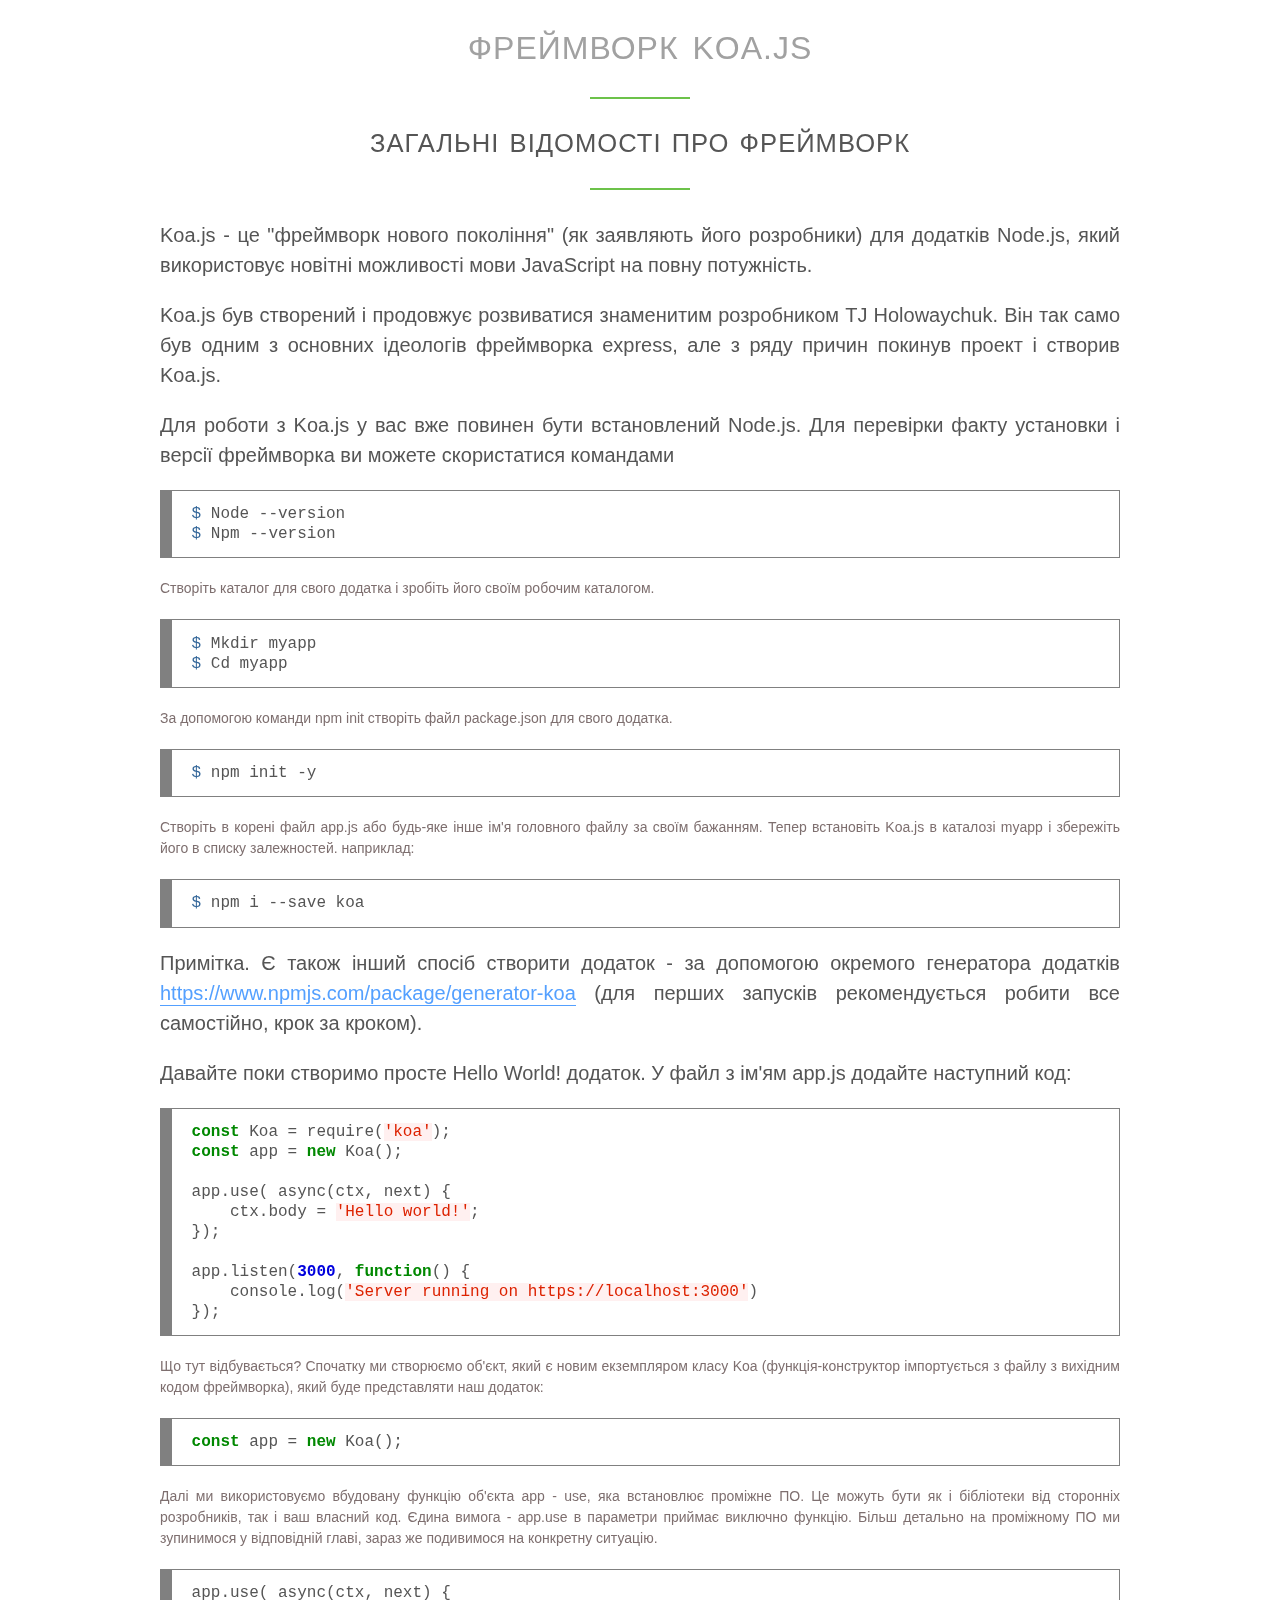
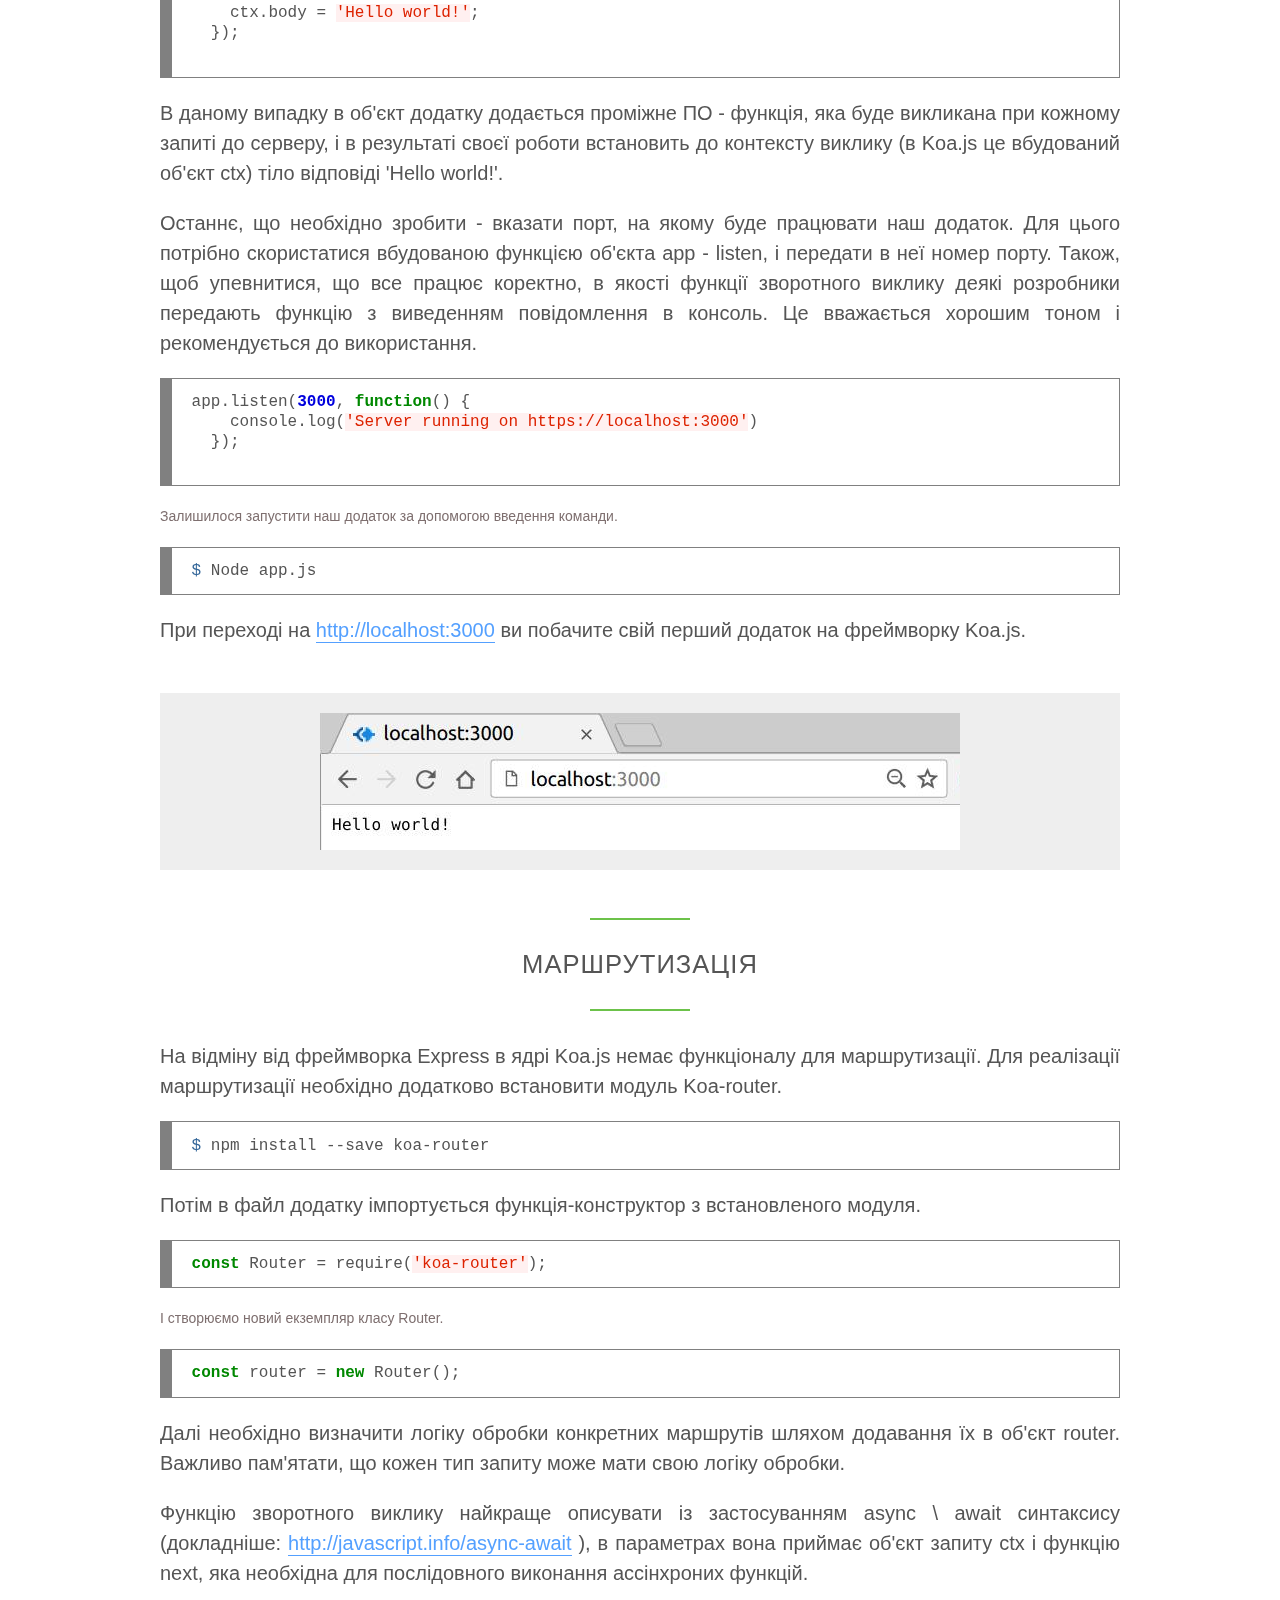
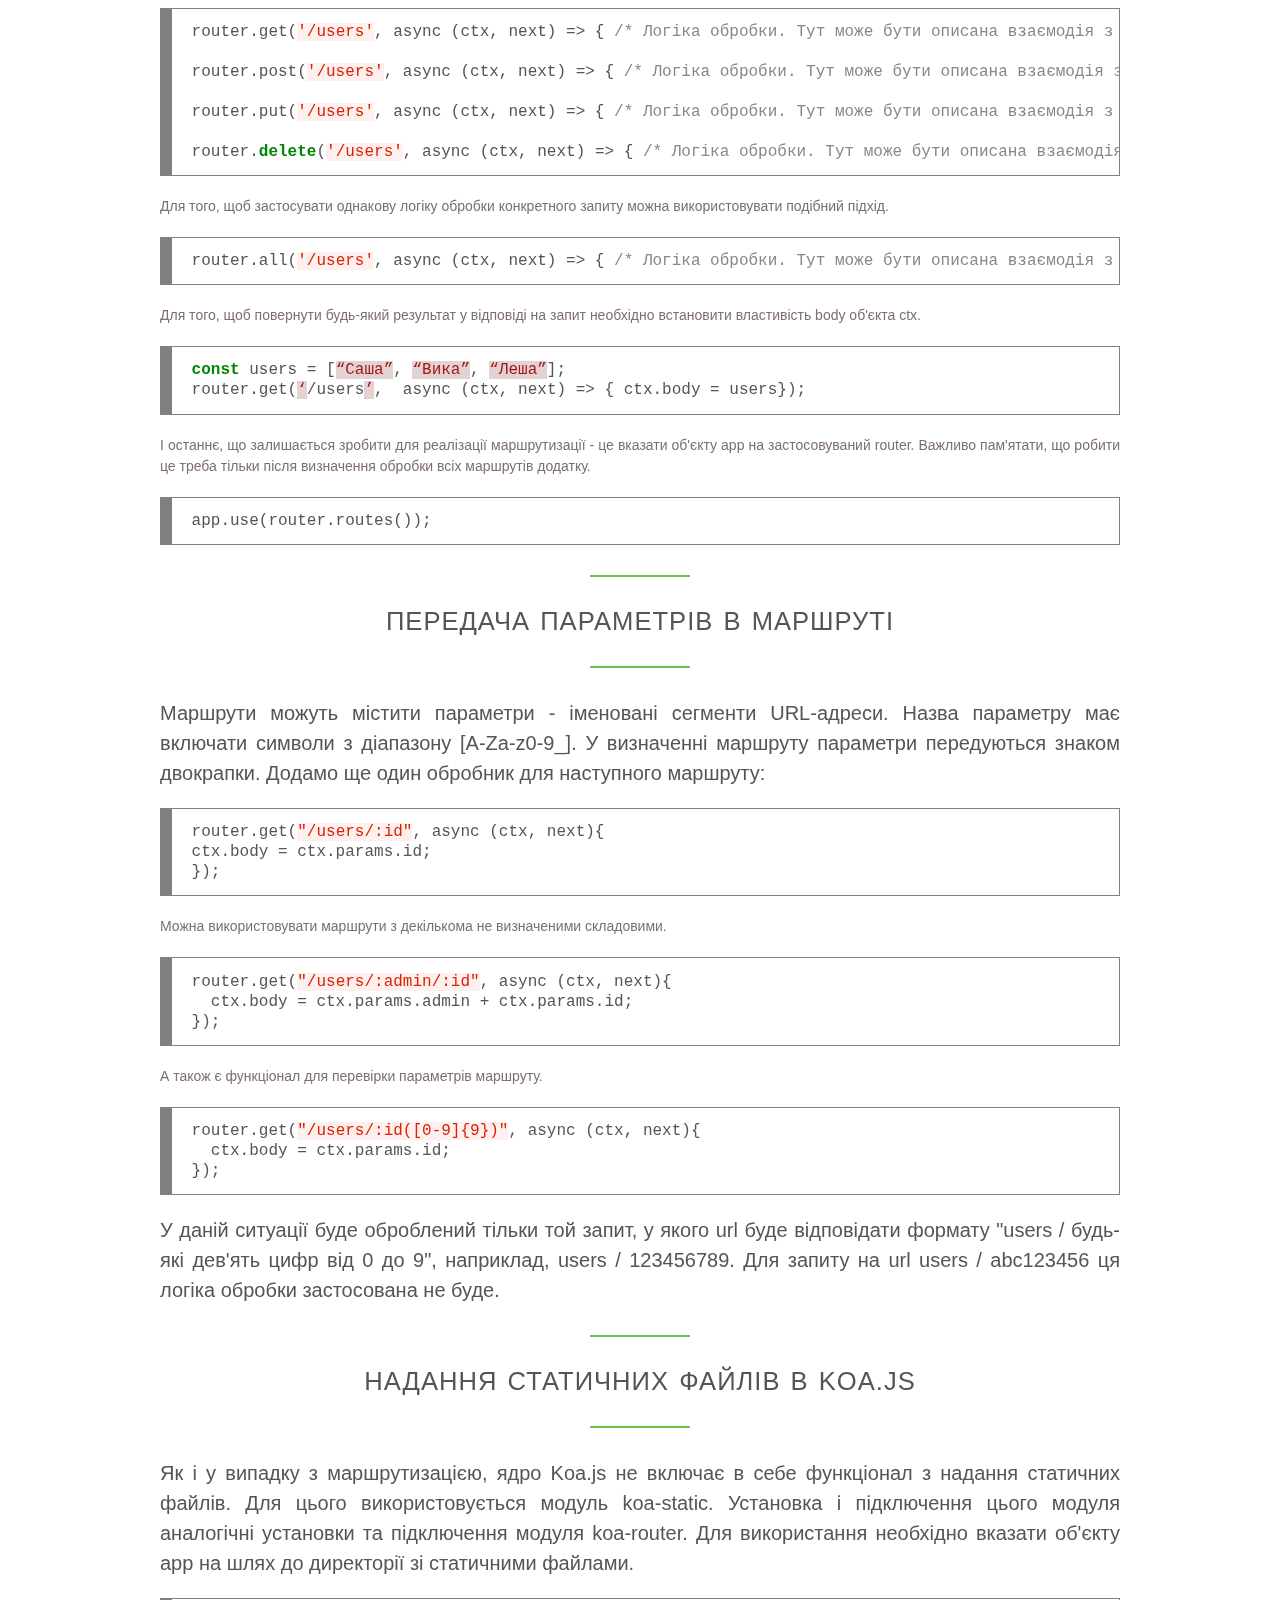
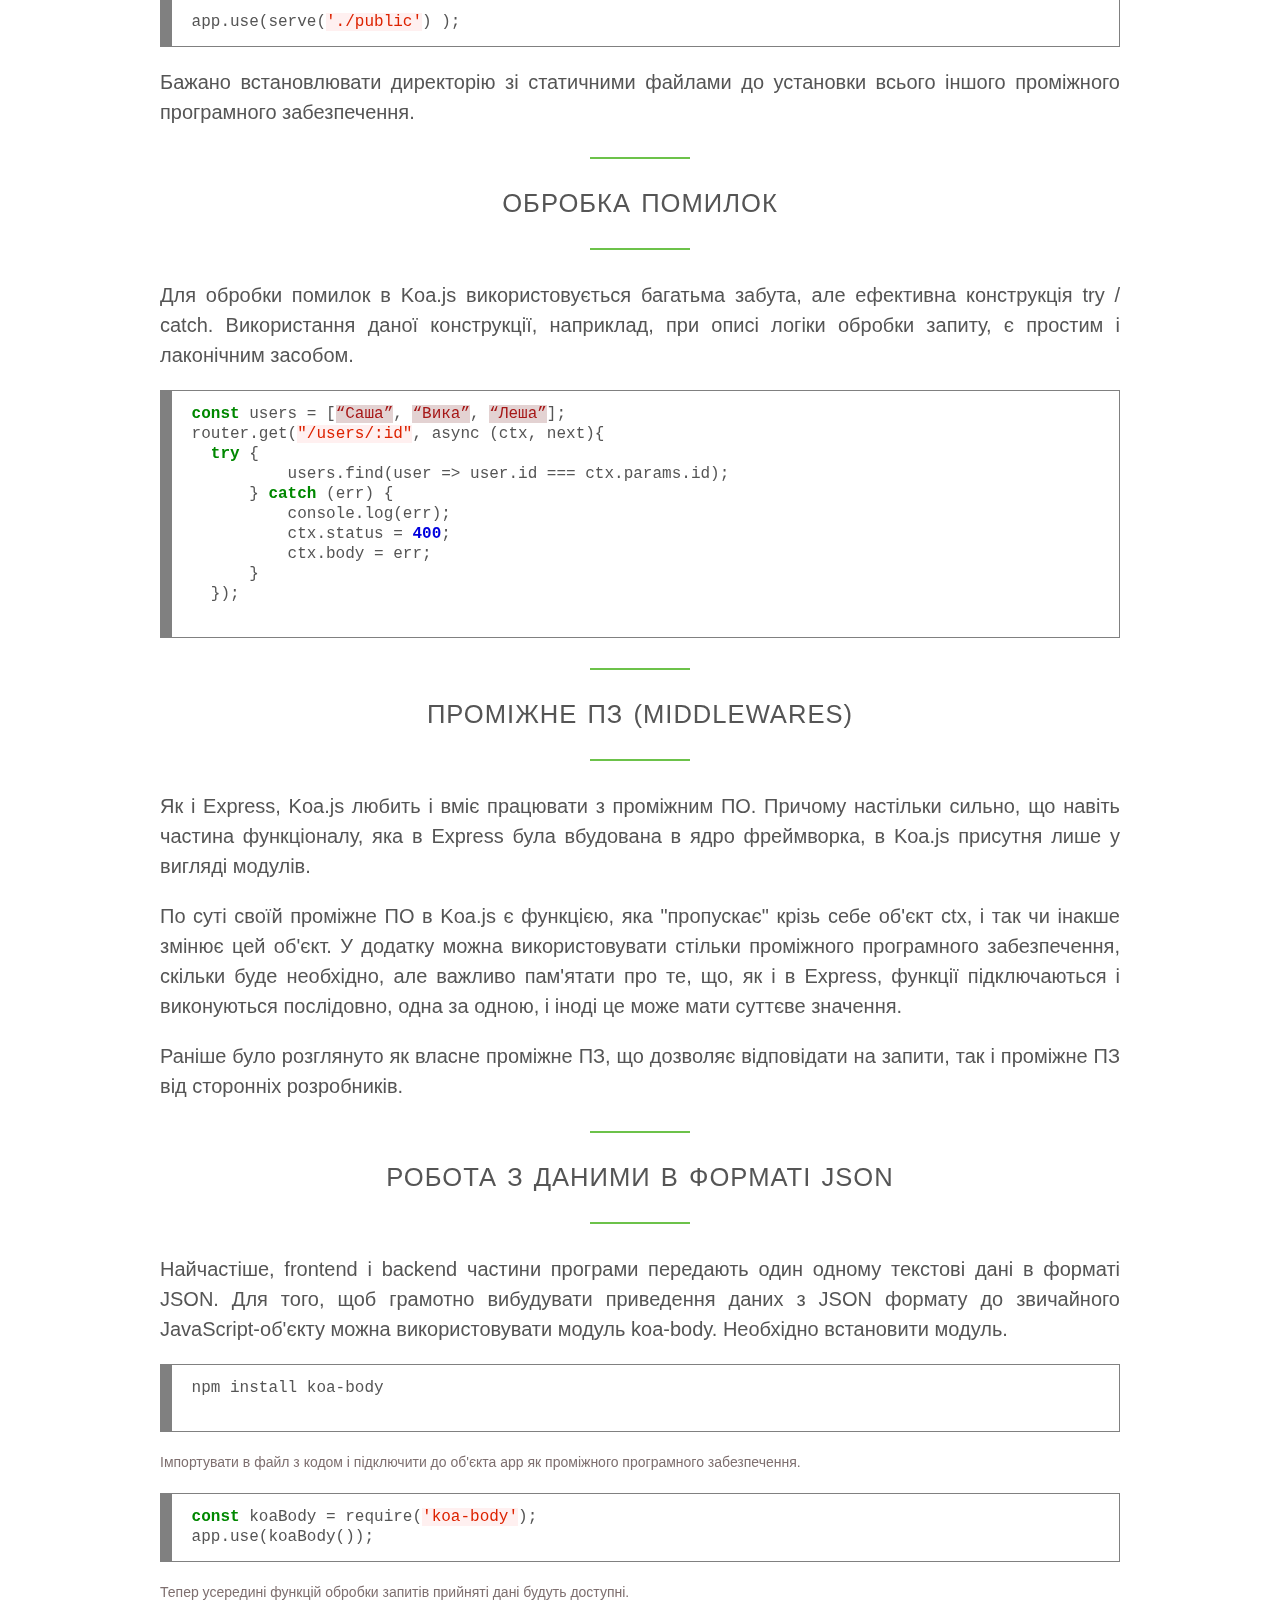
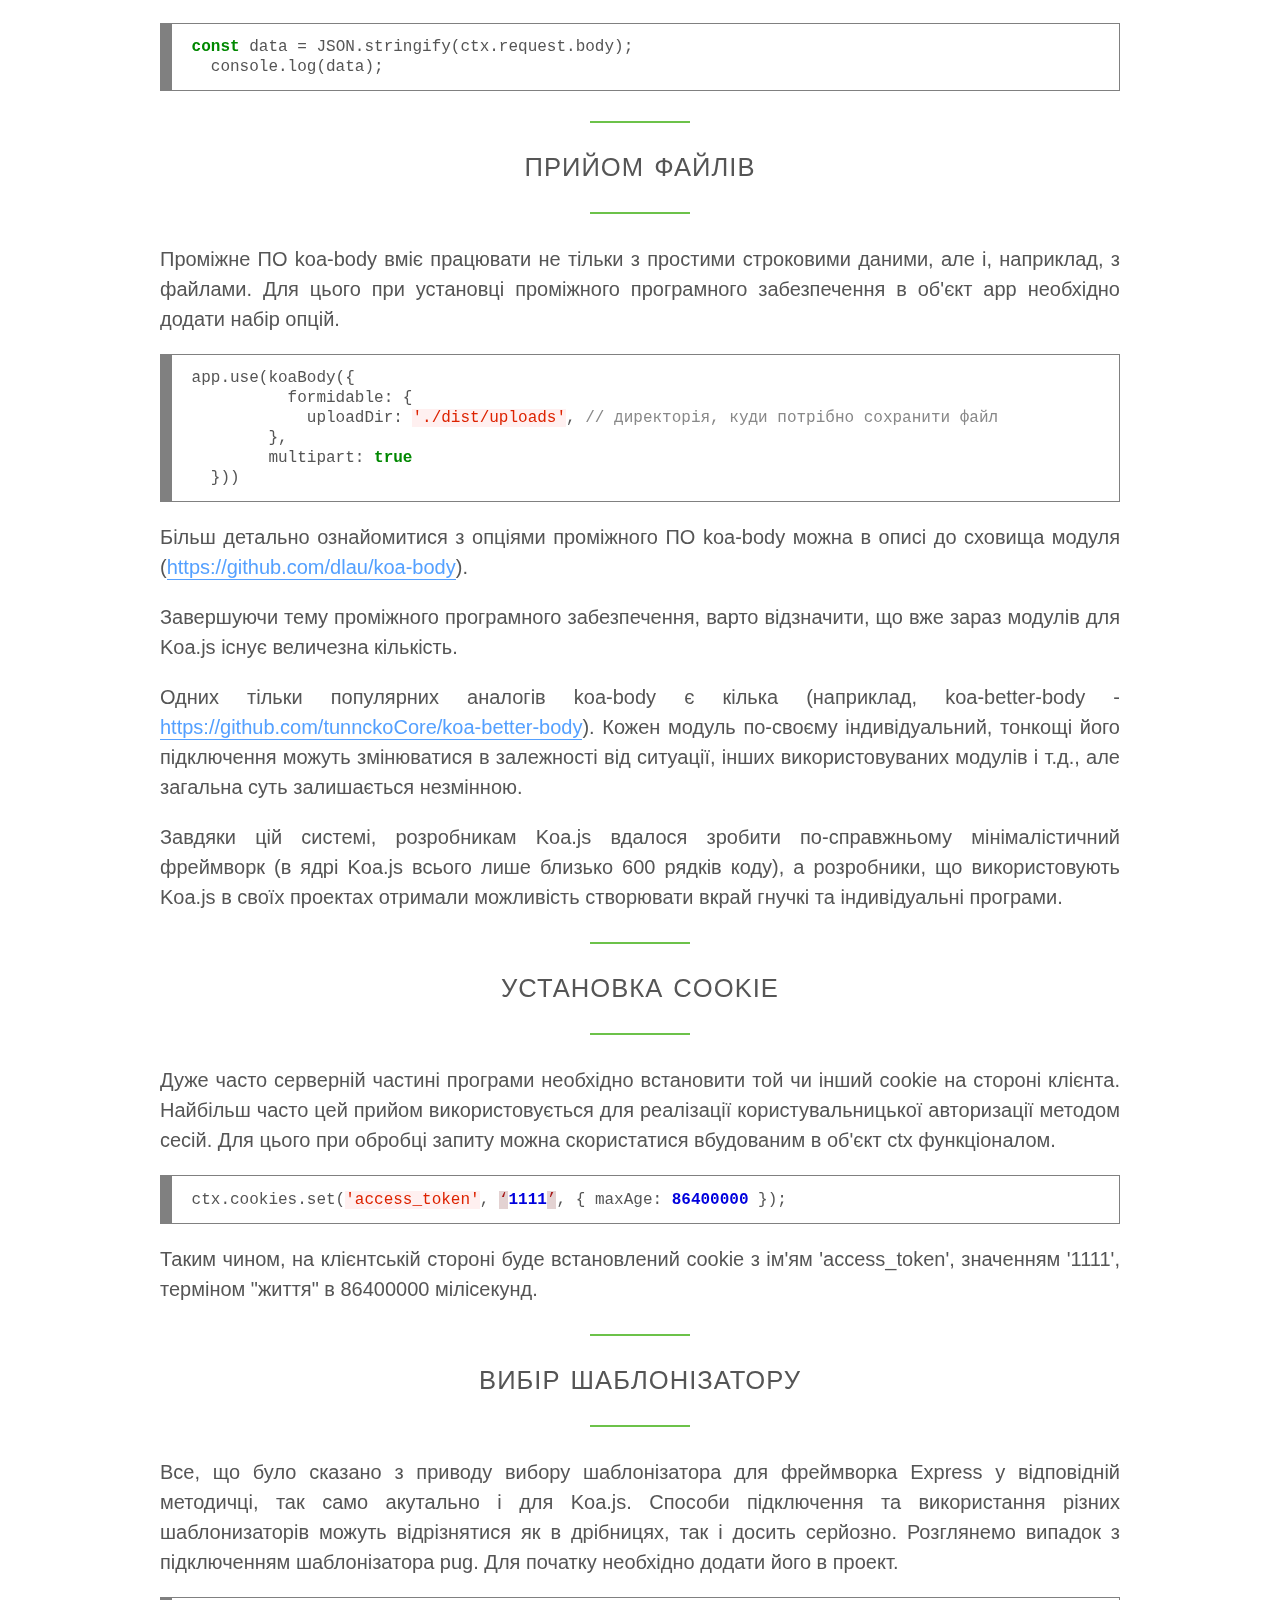
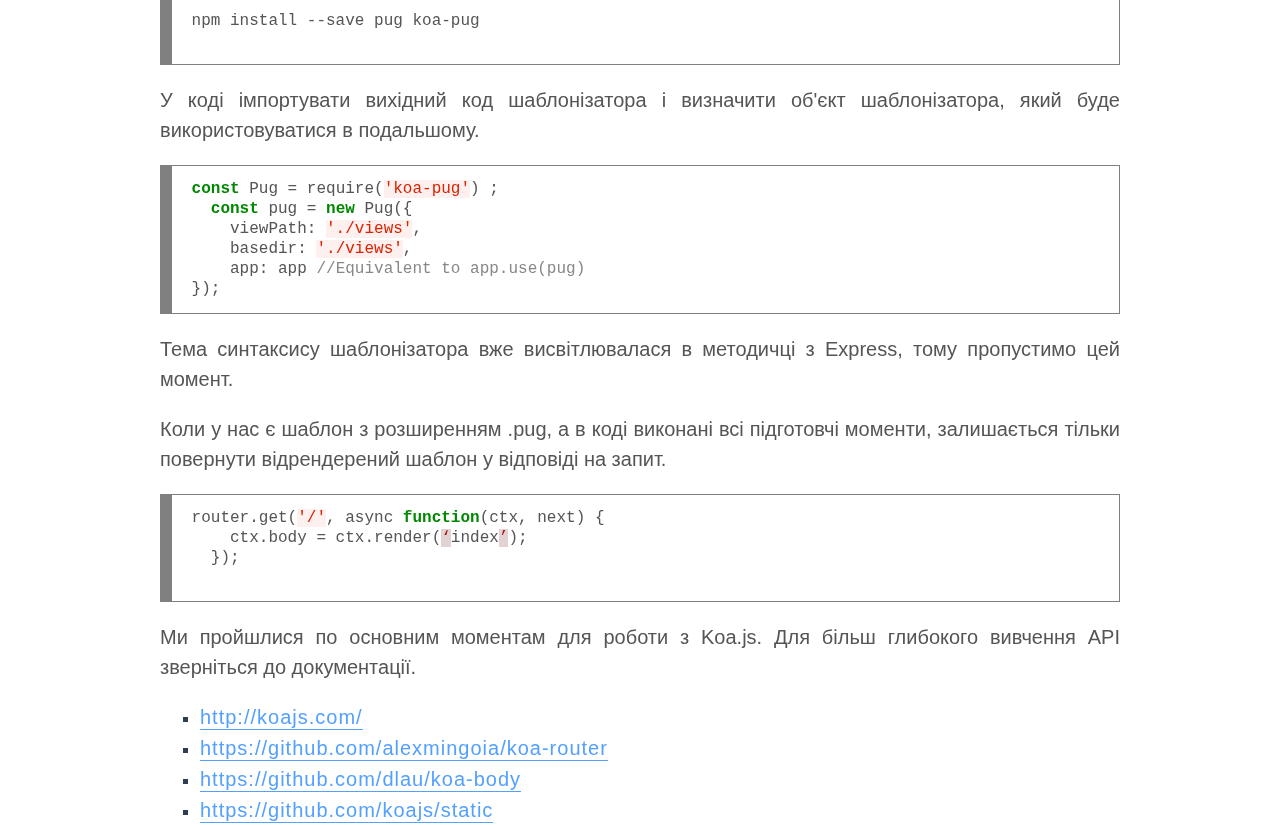
<file: chapter-5/index.html>
<!DOCTYPE html>
<html lang="en">
  <head>
    <meta charset="UTF-8" />
    <meta name="viewport" content="width=device-width, initial-scale=1.0" />
    <meta http-equiv="X-UA-Compatible" content="ie=edge" />
    <title>Фреймворк Koa.js</title>
    <link rel="stylesheet" href="../styles.css" />
  </head>
  <body>
    <div class="container">
      <h1>Фреймворк Koa.js</h1>
      <h2>Загальні відомості про фреймворк</h2>
      <p>
        <strong>Koa.js</strong> - це "фреймворк нового покоління" (як заявляють
        його розробники) для додатків Node.js, який використовує новітні
        можливості мови JavaScript на повну потужність.
      </p>
      <p>
        Koa.js був створений і продовжує розвиватися знаменитим розробником TJ
        Holowaychuk. Він так само був одним з основних ідеологів фреймворка
        express, але з ряду причин покинув проект і створив Koa.js.
      </p>
      <p>
        Для роботи з Koa.js у вас вже повинен бути встановлений Node.js. Для
        перевірки факту установки і версії фреймворка ви можете скористатися
        командами
      </p>
      <div
        style="background: #ffffff; overflow:auto;width:auto;border:solid gray;border-width:.1em .1em .1em .8em;padding:.2em .6em;"
      >
        <pre
          style="margin: 0; line-height: 125%"
        ><span style="color: #336699">$ </span>Node --version
<span style="color: #336699">$ </span>Npm --version
</pre>
      </div>
      <p class="label">
        Створіть каталог для свого додатка і зробіть його своїм робочим
        каталогом.
      </p>
      <div
        style="background: #ffffff; overflow:auto;width:auto;border:solid gray;border-width:.1em .1em .1em .8em;padding:.2em .6em;"
      >
        <pre
          style="margin: 0; line-height: 125%"
        ><span style="color: #336699">$ </span>Mkdir myapp
<span style="color: #336699">$ </span>Cd myapp
</pre>
      </div>
      <p class="label">
        За допомогою команди npm init створіть файл package.json для свого
        додатка.
      </p>
      <div
        style="background: #ffffff; overflow:auto;width:auto;border:solid gray;border-width:.1em .1em .1em .8em;padding:.2em .6em;"
      >
        <pre
          style="margin: 0; line-height: 125%"
        ><span style="color: #336699">$ </span>npm init -y
</pre>
      </div>
      <p class="label">
        Створіть в корені файл app.js або будь-яке інше ім'я головного файлу за
        своїм бажанням. Тепер встановіть Koa.js в каталозі myapp і збережіть
        його в списку залежностей. наприклад:
      </p>
      <div
        style="background: #ffffff; overflow:auto;width:auto;border:solid gray;border-width:.1em .1em .1em .8em;padding:.2em .6em;"
      >
        <pre
          style="margin: 0; line-height: 125%"
        ><span style="color: #336699">$ </span>npm i --save koa
</pre>
      </div>
      <p>
        Примітка. Є також інший спосіб створити додаток - за допомогою окремого
        генератора додатків
        <a href="https://www.npmjs.com/package/generator-koa"
          >https://www.npmjs.com/package/generator-koa</a
        >
        (для перших запусків рекомендується робити все самостійно, крок за
        кроком).
      </p>
      <p>
        Давайте поки створимо просте Hello World! додаток. У файл з ім'ям app.js
        додайте наступний код:
      </p>
      <div
        style="background: #ffffff; overflow:auto;width:auto;border:solid gray;border-width:.1em .1em .1em .8em;padding:.2em .6em;"
      >
        <pre
          style="margin: 0; line-height: 125%"
        ><span style="color: #008800; font-weight: bold">const</span> Koa = require(<span style="color: #dd2200; background-color: #fff0f0">&#39;koa&#39;</span>);
<span style="color: #008800; font-weight: bold">const</span> app = <span style="color: #008800; font-weight: bold">new</span> Koa();

app.use( async(ctx, next) {
    ctx.body = <span style="color: #dd2200; background-color: #fff0f0">&#39;Hello world!&#39;</span>;
});

app.listen(<span style="color: #0000DD; font-weight: bold">3000</span>, <span style="color: #008800; font-weight: bold">function</span>() {
    console.log(<span style="color: #dd2200; background-color: #fff0f0">&#39;Server running on https://localhost:3000&#39;</span>)
});
</pre>
      </div>
      <p class="label">
        Що тут відбувається? Спочатку ми створюємо об'єкт, який є новим
        екземпляром класу Koa (функція-конструктор імпортується з файлу з
        вихідним кодом фреймворка), який буде представляти наш додаток:
      </p>
      <div
        style="background: #ffffff; overflow:auto;width:auto;border:solid gray;border-width:.1em .1em .1em .8em;padding:.2em .6em;"
      >
        <pre
          style="margin: 0; line-height: 125%"
        ><span style="color: #008800; font-weight: bold">const</span> app = <span style="color: #008800; font-weight: bold">new</span> Koa();
</pre>
      </div>
      <p class="label">
        Далі ми використовуємо вбудовану функцію об'єкта app - use, яка
        встановлює проміжне ПО. Це можуть бути як і бібліотеки від сторонніх
        розробників, так і ваш власний код. Єдина вимога - app.use в параметри
        приймає виключно функцію. Більш детально на проміжному ПО ми зупинимося
        у відповідній главі, зараз же подивимося на конкретну ситуацію.
      </p>
      <div
        style="background: #ffffff; overflow:auto;width:auto;border:solid gray;border-width:.1em .1em .1em .8em;padding:.2em .6em;"
      >
        <pre style="margin: 0; line-height: 125%">app.use( async(ctx, next) {
    ctx.body = <span style="color: #dd2200; background-color: #fff0f0">&#39;Hello world!&#39;</span>;
  });
  </pre>
      </div>
      <p>
        В даному випадку в об'єкт додатку додається проміжне ПО - функція, яка
        буде викликана при кожному запиті до серверу, і в результаті своєї
        роботи встановить до контексту виклику (в Koa.js це вбудований об'єкт
        ctx) тіло відповіді 'Hello world!'.
      </p>
      <p>
        Останнє, що необхідно зробити - вказати порт, на якому буде працювати
        наш додаток. Для цього потрібно скористатися вбудованою функцією об'єкта
        app - listen, і передати в неї номер порту. Також, щоб упевнитися, що
        все працює коректно, в якості функції зворотного виклику деякі
        розробники передають функцію з виведенням повідомлення в консоль. Це
        вважається хорошим тоном і рекомендується до використання.
      </p>
      <div
        style="background: #ffffff; overflow:auto;width:auto;border:solid gray;border-width:.1em .1em .1em .8em;padding:.2em .6em;"
      >
        <pre
          style="margin: 0; line-height: 125%"
        >app.listen(<span style="color: #0000DD; font-weight: bold">3000</span>, <span style="color: #008800; font-weight: bold">function</span>() {
    console.log(<span style="color: #dd2200; background-color: #fff0f0">&#39;Server running on https://localhost:3000&#39;</span>)
  });
  </pre>
      </div>
      <p class="label">
        Залишилося запустити наш додаток за допомогою введення команди.
      </p>
      <div
        style="background: #ffffff; overflow:auto;width:auto;border:solid gray;border-width:.1em .1em .1em .8em;padding:.2em .6em;"
      >
        <pre
          style="margin: 0; line-height: 125%"
        ><span style="color: #336699">$ </span>Node app.js
</pre>
      </div>
      <p>
        При переході на
        <a href="http://localhost:3000">http://localhost:3000</a> ви побачите
        свій перший додаток на фреймворку Koa.js.
      </p>
      <div class="img_container">
      <img src="../images/chapter-5/1.png" alt="Картинка" /></div>

      <h2>Маршрутизація</h2>
      <p>
        На відміну від фреймворка Express в ядрі Koa.js немає функціоналу для
        маршрутизації. Для реалізації маршрутизації необхідно додатково
        встановити модуль Koa-router.
      </p>
      <div
        style="background: #ffffff; overflow:auto;width:auto;border:solid gray;border-width:.1em .1em .1em .8em;padding:.2em .6em;"
      >
        <pre
          style="margin: 0; line-height: 125%"
        ><span style="color: #336699">$ </span>npm install --save koa-router
</pre>
      </div>
      <p>
        Потім в файл додатку імпортується функція-конструктор з встановленого
        модуля.
      </p>
      <div
        style="background: #ffffff; overflow:auto;width:auto;border:solid gray;border-width:.1em .1em .1em .8em;padding:.2em .6em;"
      >
        <pre
          style="margin: 0; line-height: 125%"
        ><span style="color: #008800; font-weight: bold">const</span> Router = require(<span style="color: #dd2200; background-color: #fff0f0">&#39;koa-router&#39;</span>);
</pre>
      </div>
      <p class="label">І створюємо новий екземпляр класу Router.</p>
      <div
        style="background: #ffffff; overflow:auto;width:auto;border:solid gray;border-width:.1em .1em .1em .8em;padding:.2em .6em;"
      >
        <pre
          style="margin: 0; line-height: 125%"
        ><span style="color: #008800; font-weight: bold">const</span> router = <span style="color: #008800; font-weight: bold">new</span> Router();
</pre>
      </div>
      <p>
        Далі необхідно визначити логіку обробки конкретних маршрутів шляхом
        додавання їх в об'єкт router. Важливо пам'ятати, що кожен тип запиту
        може мати свою логіку обробки.
      </p>
      <p>
        Функцію зворотного виклику найкраще описувати із застосуванням async \
        await синтаксису (докладніше:
        <a href="http://javascript.info/async-await"
          >http://javascript.info/async-await</a
        >
        ), в параметрах вона приймає об'єкт запиту ctx і функцію next, яка
        необхідна для послідовного виконання ассінхроних функцій.
      </p>
      <div
        style="background: #ffffff; overflow:auto;width:auto;border:solid gray;border-width:.1em .1em .1em .8em;padding:.2em .6em;"
      >
        <pre
          style="margin: 0; line-height: 125%"
        >router.get(<span style="color: #dd2200; background-color: #fff0f0">&#39;/users&#39;</span>, async (ctx, next) =&gt; { <span style="color: #888888">/* Логіка обробки. Тут може бути описана взаємодія з базою даних, обчислення розрахунків і т.д.*/</span>});

router.post(<span style="color: #dd2200; background-color: #fff0f0">&#39;/users&#39;</span>, async (ctx, next) =&gt; { <span style="color: #888888">/* Логіка обробки. Тут може бути описана взаємодія з базою даних, обчислення розрахунків і т.д.*/</span>});

router.put(<span style="color: #dd2200; background-color: #fff0f0">&#39;/users&#39;</span>, async (ctx, next) =&gt; { <span style="color: #888888">/* Логіка обробки. Тут може бути описана взаємодія з базою даних, обчислення розрахунків і т.д.*/</span>});

router.<span style="color: #008800; font-weight: bold">delete</span>(<span style="color: #dd2200; background-color: #fff0f0">&#39;/users&#39;</span>, async (ctx, next) =&gt; { <span style="color: #888888">/* Логіка обробки. Тут може бути описана взаємодія з базою даних, обчислення розрахунків і т.д.*/</span>});
</pre>
      </div>
      <p class="label">
        Для того, щоб застосувати однакову логіку обробки конкретного запиту
        можна використовувати подібний підхід.
      </p>
      <div
        style="background: #ffffff; overflow:auto;width:auto;border:solid gray;border-width:.1em .1em .1em .8em;padding:.2em .6em;"
      >
        <pre
          style="margin: 0; line-height: 125%"
        >router.all(<span style="color: #dd2200; background-color: #fff0f0">&#39;/users&#39;</span>, async (ctx, next) =&gt; { <span style="color: #888888">/* Логіка обробки. Тут може бути описана взаємодія з базою даних, обчислення розрахунків і т.д.*/</span>});
</pre>
      </div>
      <p class="label">
        Для того, щоб повернути будь-який результат у відповіді на запит
        необхідно встановити властивість body об'єкта ctx.
      </p>
      <div
        style="background: #ffffff; overflow:auto;width:auto;border:solid gray;border-width:.1em .1em .1em .8em;padding:.2em .6em;"
      >
        <pre
          style="margin: 0; line-height: 125%"
        ><span style="color: #008800; font-weight: bold">const</span> users = [<span style="color: #a61717; background-color: #e3d2d2">“Саша”</span>, <span style="color: #a61717; background-color: #e3d2d2">“Вика”</span>, <span style="color: #a61717; background-color: #e3d2d2">“Леша”</span>];
router.get(<span style="color: #a61717; background-color: #e3d2d2">‘</span>/users<span style="color: #a61717; background-color: #e3d2d2">’</span>,  async (ctx, next) =&gt; { ctx.body = users}); 
</pre>
      </div>
      <p class="label">
        І останнє, що залишається зробити для реалізації маршрутизації - це
        вказати об'єкту app на застосовуваний router. Важливо пам'ятати, що
        робити це треба тільки після визначення обробки всіх маршрутів додатку.
      </p>
      <div
        style="background: #ffffff; overflow:auto;width:auto;border:solid gray;border-width:.1em .1em .1em .8em;padding:.2em .6em;"
      >
        <pre style="margin: 0; line-height: 125%">
app.use(router.routes());
</pre
        >
      </div>
      <h2>Передача параметрів в маршруті</h2>
      <p>
        Маршрути можуть містити параметри - іменовані сегменти URL-адреси. Назва
        параметру має включати символи з діапазону [A-Za-z0-9_]. У визначенні
        маршруту параметри передуються знаком двокрапки. Додамо ще один обробник
        для наступного маршруту:
      </p>
      <!-- HTML generated using hilite.me -->
      <div
        style="background: #ffffff; overflow:auto;width:auto;border:solid gray;border-width:.1em .1em .1em .8em;padding:.2em .6em;"
      >
        <pre
          style="margin: 0; line-height: 125%"
        >router.get(<span style="color: #dd2200; background-color: #fff0f0">&quot;/users/:id&quot;</span>, async (ctx, next){
ctx.body = ctx.params.id;
});
</pre>
      </div>

      <p class="label">
        Можна використовувати маршрути з декількома не визначеними складовими.
      </p>
      <!-- HTML generated using hilite.me -->
      <div
        style="background: #ffffff; overflow:auto;width:auto;border:solid gray;border-width:.1em .1em .1em .8em;padding:.2em .6em;"
      >
        <pre
          style="margin: 0; line-height: 125%"
        >router.get(<span style="color: #dd2200; background-color: #fff0f0">&quot;/users/:admin/:id&quot;</span>, async (ctx, next){
  ctx.body = ctx.params.admin + ctx.params.id;
});
</pre>
      </div>

      <p class="label">
        А також є функціонал для перевірки параметрів маршруту.
      </p>
      <!-- HTML generated using hilite.me -->
      <div
        style="background: #ffffff; overflow:auto;width:auto;border:solid gray;border-width:.1em .1em .1em .8em;padding:.2em .6em;"
      >
        <pre
          style="margin: 0; line-height: 125%"
        >router.get(<span style="color: #dd2200; background-color: #fff0f0">&quot;/users/:id([0-9]{9})&quot;</span>, async (ctx, next){
  ctx.body = ctx.params.id;
});
</pre>
      </div>

      <p>
        У даній ситуації буде оброблений тільки той запит, у якого url буде
        відповідати формату "users / будь-які дев'ять цифр від 0 до 9",
        наприклад, users / 123456789. Для запиту на url users / abc123456 ця
        логіка обробки застосована не буде.
      </p>
      <h2>Надання статичних файлів в Koa.js</h2>
      <p>
        Як і у випадку з маршрутизацією, ядро Koa.js не включає в себе
        функціонал з надання статичних файлів. Для цього використовується модуль
        koa-static. Установка і підключення цього модуля аналогічні установки та
        підключення модуля koa-router. Для використання необхідно вказати
        об'єкту app на шлях до директорії зі статичними файлами.
      </p>
      <!-- HTML generated using hilite.me -->
      <div
        style="background: #ffffff; overflow:auto;width:auto;border:solid gray;border-width:.1em .1em .1em .8em;padding:.2em .6em;"
      >
        <pre
          style="margin: 0; line-height: 125%"
        >app.use(serve(<span style="color: #dd2200; background-color: #fff0f0">&#39;./public&#39;</span>) );
</pre>
      </div>

      <p>
        Бажано встановлювати директорію зі статичними файлами до установки
        всього іншого проміжного програмного забезпечення.
      </p>
      <h2>Обробка помилок</h2>
      <p>
        Для обробки помилок в Koa.js використовується багатьма забута, але
        ефективна конструкція try / catch. Використання даної конструкції,
        наприклад, при описі логіки обробки запиту, є простим і лаконічним
        засобом.
      </p>
      <!-- HTML generated using hilite.me -->
      <div
        style="background: #ffffff; overflow:auto;width:auto;border:solid gray;border-width:.1em .1em .1em .8em;padding:.2em .6em;"
      >
        <pre
          style="margin: 0; line-height: 125%"
        ><span style="color: #008800; font-weight: bold">const</span> users = [<span style="color: #a61717; background-color: #e3d2d2">“Саша”</span>, <span style="color: #a61717; background-color: #e3d2d2">“Вика”</span>, <span style="color: #a61717; background-color: #e3d2d2">“Леша”</span>];
router.get(<span style="color: #dd2200; background-color: #fff0f0">&quot;/users/:id&quot;</span>, async (ctx, next){
  <span style="color: #008800; font-weight: bold">try</span> {
          users.find(user =&gt; user.id === ctx.params.id);
      } <span style="color: #008800; font-weight: bold">catch</span> (err) {
          console.log(err);
          ctx.status = <span style="color: #0000DD; font-weight: bold">400</span>;
          ctx.body = err;
      }
  });
  </pre>
      </div>
      <h2>Проміжне ПЗ (middlewares)</h2>
      <p>
        Як і Express, Koa.js любить і вміє працювати з проміжним ПО. Причому
        настільки сильно, що навіть частина функціоналу, яка в Express була
        вбудована в ядро фреймворка, в Koa.js присутня лише у вигляді модулів.
      </p>
      <p>
        По суті своїй проміжне ПО в Koa.js є функцією, яка "пропускає" крізь
        себе об'єкт ctx, і так чи інакше змінює цей об'єкт. У додатку можна
        використовувати стільки проміжного програмного забезпечення, скільки
        буде необхідно, але важливо пам'ятати про те, що, як і в Express,
        функції підключаються і виконуються послідовно, одна за одною, і іноді
        це може мати суттєве значення.
      </p>
      <p>
        Раніше було розглянуто як власне проміжне ПЗ, що дозволяє відповідати на
        запити, так i проміжне ПЗ від сторонніх розробників.
      </p>
      <h2>Робота з даними в форматі JSON</h2>
      <p>
        Найчастіше, frontend і backend частини програми передають один одному
        текстові дані в форматі JSON. Для того, щоб грамотно вибудувати
        приведення даних з JSON формату до звичайного JavaScript-об'єкту можна
        використовувати модуль koa-body. Необхідно встановити модуль.
      </p>
      <!-- HTML generated using hilite.me -->
      <div
        style="background: #ffffff; overflow:auto;width:auto;border:solid gray;border-width:.1em .1em .1em .8em;padding:.2em .6em;"
      >
        <pre style="margin: 0; line-height: 125%">
npm install koa-body
  </pre
        >
      </div>

      <p class="label">
        Імпортувати в файл з кодом і підключити до об'єкта app як проміжного
        програмного забезпечення.
      </p>
      <!-- HTML generated using hilite.me -->
      <div
        style="background: #ffffff; overflow:auto;width:auto;border:solid gray;border-width:.1em .1em .1em .8em;padding:.2em .6em;"
      >
        <pre
          style="margin: 0; line-height: 125%"
        ><span style="color: #008800; font-weight: bold">const</span> koaBody = require(<span style="color: #dd2200; background-color: #fff0f0">&#39;koa-body&#39;</span>);
app.use(koaBody());
</pre>
      </div>

      <p class="label">
        Тепер усередині функцій обробки запитів прийняті дані будуть доступні.
      </p>
      <!-- HTML generated using hilite.me -->
      <div
        style="background: #ffffff; overflow:auto;width:auto;border:solid gray;border-width:.1em .1em .1em .8em;padding:.2em .6em;"
      >
        <pre
          style="margin: 0; line-height: 125%"
        ><span style="color: #008800; font-weight: bold">const</span> data = JSON.stringify(ctx.request.body);
  console.log(data);
</pre>
      </div>
      <h2>Прийом файлів</h2>
      <p>
        Проміжне ПО koa-body вміє працювати не тільки з простими строковими
        даними, але і, наприклад, з файлами. Для цього при установці проміжного
        програмного забезпечення в об'єкт app необхідно додати набір опцій.
      </p>
      <!-- HTML generated using hilite.me -->
      <div
        style="background: #ffffff; overflow:auto;width:auto;border:solid gray;border-width:.1em .1em .1em .8em;padding:.2em .6em;"
      >
        <pre style="margin: 0; line-height: 125%">app.use(koaBody({
          formidable: {
            uploadDir: <span style="color: #dd2200; background-color: #fff0f0">&#39;./dist/uploads&#39;</span>, <span style="color: #888888">// директорія, куди потрібно сохранити файл</span>
        },
        multipart: <span style="color: #008800; font-weight: bold">true</span>
  }))
</pre>
      </div>

      <p>
        Більш детально ознайомитися з опціями проміжного ПО koa-body можна в
        описі до сховища модуля (<a href="https://github.com/dlau/koa-body"
          >https://github.com/dlau/koa-body</a
        >).
      </p>
      <p>
        Завершуючи тему проміжного програмного забезпечення, варто відзначити,
        що вже зараз модулів для Koa.js існує величезна кількість.
      </p>
      <p>
        Одних тільки популярних аналогів koa-body є кілька (наприклад,
        koa-better-body -
        <a href="https://github.com/tunnckoCore/koa-better-body"
          >https://github.com/tunnckoCore/koa-better-body</a
        >). Кожен модуль по-своєму індивідуальний, тонкощі його підключення
        можуть змінюватися в залежності від ситуації, інших використовуваних
        модулів і т.д., але загальна суть залишається незмінною.
      </p>
      <p>
        Завдяки цій системі, розробникам Koa.js вдалося зробити по-справжньому
        мінімалістичний фреймворк (в ядрі Koa.js всього лише близько 600 рядків
        коду), а розробники, що використовують Koa.js в своїх проектах отримали
        можливість створювати вкрай гнучкі та індивідуальні програми.
      </p>
      <h2>Установка cookie</h2>
      <p>
        Дуже часто серверній частині програми необхідно встановити той чи інший
        cookie на стороні клієнта. Найбільш часто цей прийом використовується
        для реалізації користувальницької авторизації методом сесій. Для цього
        при обробці запиту можна скористатися вбудованим в об'єкт ctx
        функціоналом.
      </p>
      <!-- HTML generated using hilite.me -->
      <div
        style="background: #ffffff; overflow:auto;width:auto;border:solid gray;border-width:.1em .1em .1em .8em;padding:.2em .6em;"
      >
        <pre
          style="margin: 0; line-height: 125%"
        >ctx.cookies.set(<span style="color: #dd2200; background-color: #fff0f0">&#39;access_token&#39;</span>, <span style="color: #a61717; background-color: #e3d2d2">‘</span><span style="color: #0000DD; font-weight: bold">1111</span><span style="color: #a61717; background-color: #e3d2d2">’</span>, { maxAge: <span style="color: #0000DD; font-weight: bold">86400000</span> });
</pre>
      </div>

      <p>
        Таким чином, на клієнтській стороні буде встановлений cookie з ім'ям
        'access_token', значенням '1111', терміном "життя" в 86400000
        мілісекунд.
      </p>
      <h2>Вибір шаблонізатору</h2>
      <p>
        Все, що було сказано з приводу вибору шаблонізатора для фреймворка
        Express у відповідній методичці, так само акутально і для Koa.js.
        Способи підключення та використання різних шаблонизаторів можуть
        відрізнятися як в дрібницях, так і досить серйозно. Розглянемо випадок з
        підключенням шаблонізатора pug. Для початку необхідно додати його в
        проект.
      </p>
      <!-- HTML generated using hilite.me -->
      <div
        style="background: #ffffff; overflow:auto;width:auto;border:solid gray;border-width:.1em .1em .1em .8em;padding:.2em .6em;"
      >
        <pre style="margin: 0; line-height: 125%">
npm install --save pug koa-pug
  </pre
        >
      </div>

      <p>
        У коді імпортувати вихідний код шаблонізатора і визначити об'єкт
        шаблонізатора, який буде використовуватися в подальшому.
      </p>
      <!-- HTML generated using hilite.me -->
      <div
        style="background: #ffffff; overflow:auto;width:auto;border:solid gray;border-width:.1em .1em .1em .8em;padding:.2em .6em;"
      >
        <pre
          style="margin: 0; line-height: 125%"
        ><span style="color: #008800; font-weight: bold">const</span> Pug = require(<span style="color: #dd2200; background-color: #fff0f0">&#39;koa-pug&#39;</span>) ;
  <span style="color: #008800; font-weight: bold">const</span> pug = <span style="color: #008800; font-weight: bold">new</span> Pug({
    viewPath: <span style="color: #dd2200; background-color: #fff0f0">&#39;./views&#39;</span>,
    basedir: <span style="color: #dd2200; background-color: #fff0f0">&#39;./views&#39;</span>,
    app: app <span style="color: #888888">//Equivalent to app.use(pug)</span>
});
</pre>
      </div>

      <p>
        Тема синтаксису шаблонізатора вже висвітлювалася в методичці з Express,
        тому пропустимо цей момент.
      </p>
      <p>
        Коли у нас є шаблон з розширенням .pug, а в коді виконані всі підготовчі
        моменти, залишається тільки повернути відрендерений шаблон у відповіді
        на запит.
      </p>
      <!-- HTML generated using hilite.me -->
      <div
        style="background: #ffffff; overflow:auto;width:auto;border:solid gray;border-width:.1em .1em .1em .8em;padding:.2em .6em;"
      >
        <pre
          style="margin: 0; line-height: 125%"
        >router.get(<span style="color: #dd2200; background-color: #fff0f0">&#39;/&#39;</span>, async <span style="color: #008800; font-weight: bold">function</span>(ctx, next) {
    ctx.body = ctx.render(<span style="color: #a61717; background-color: #e3d2d2">‘</span>index<span style="color: #a61717; background-color: #e3d2d2">’</span>);
  });
  </pre>
      </div>

      <p>
        Ми пройшлися по основним моментам для роботи з Koa.js. Для більш
        глибокого вивчення API зверніться до документації.
      </p>
      <ul>
        <li><a href="http://koajs.com/">http://koajs.com/</a></li>
        <li>
          <a href="https://github.com/alexmingoia/koa-router"
            >https://github.com/alexmingoia/koa-router</a
          >
        </li>
        <li>
          <a href="https://github.com/dlau/koa-body"
            >https://github.com/dlau/koa-body</a
          >
        </li>
        <li>
          <a href="https://github.com/koajs/static"
            >https://github.com/koajs/static</a
          >
        </li>
      </ul>
    </div>
  </body>
</html>
</file>
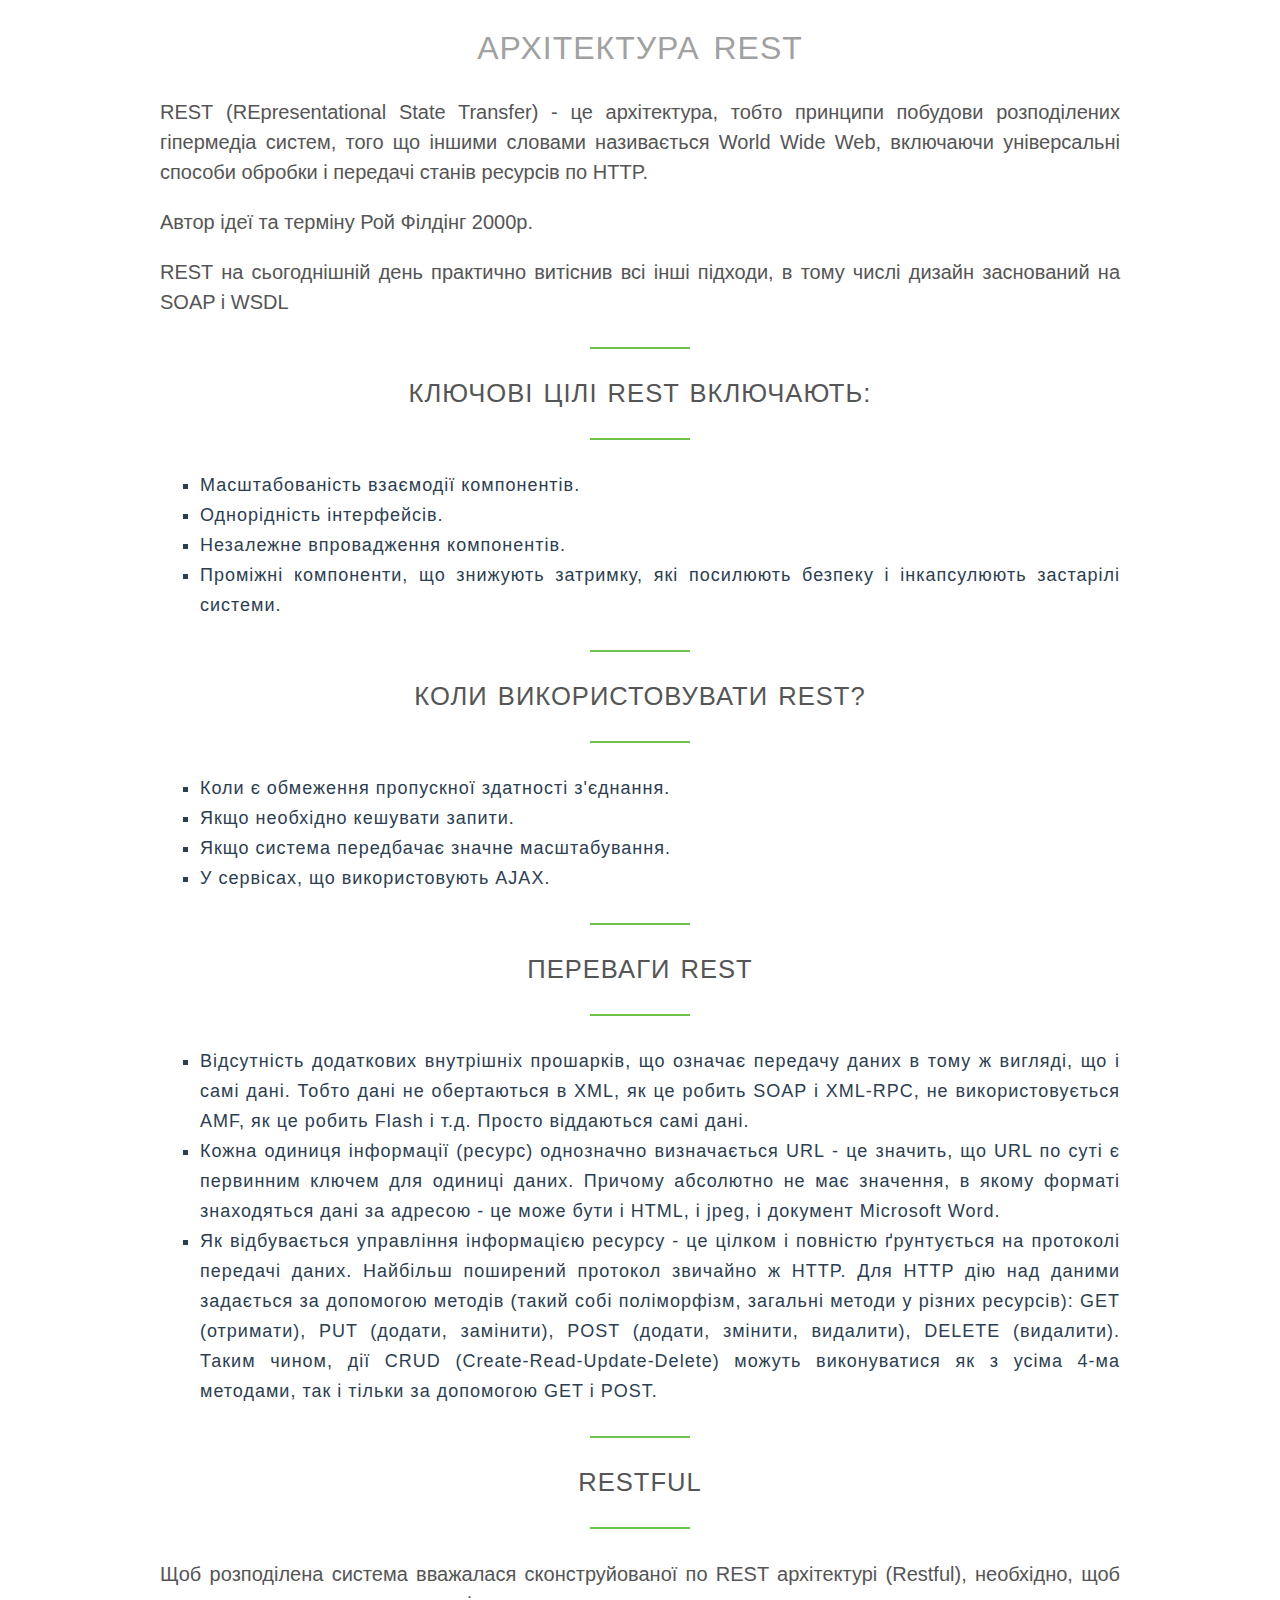
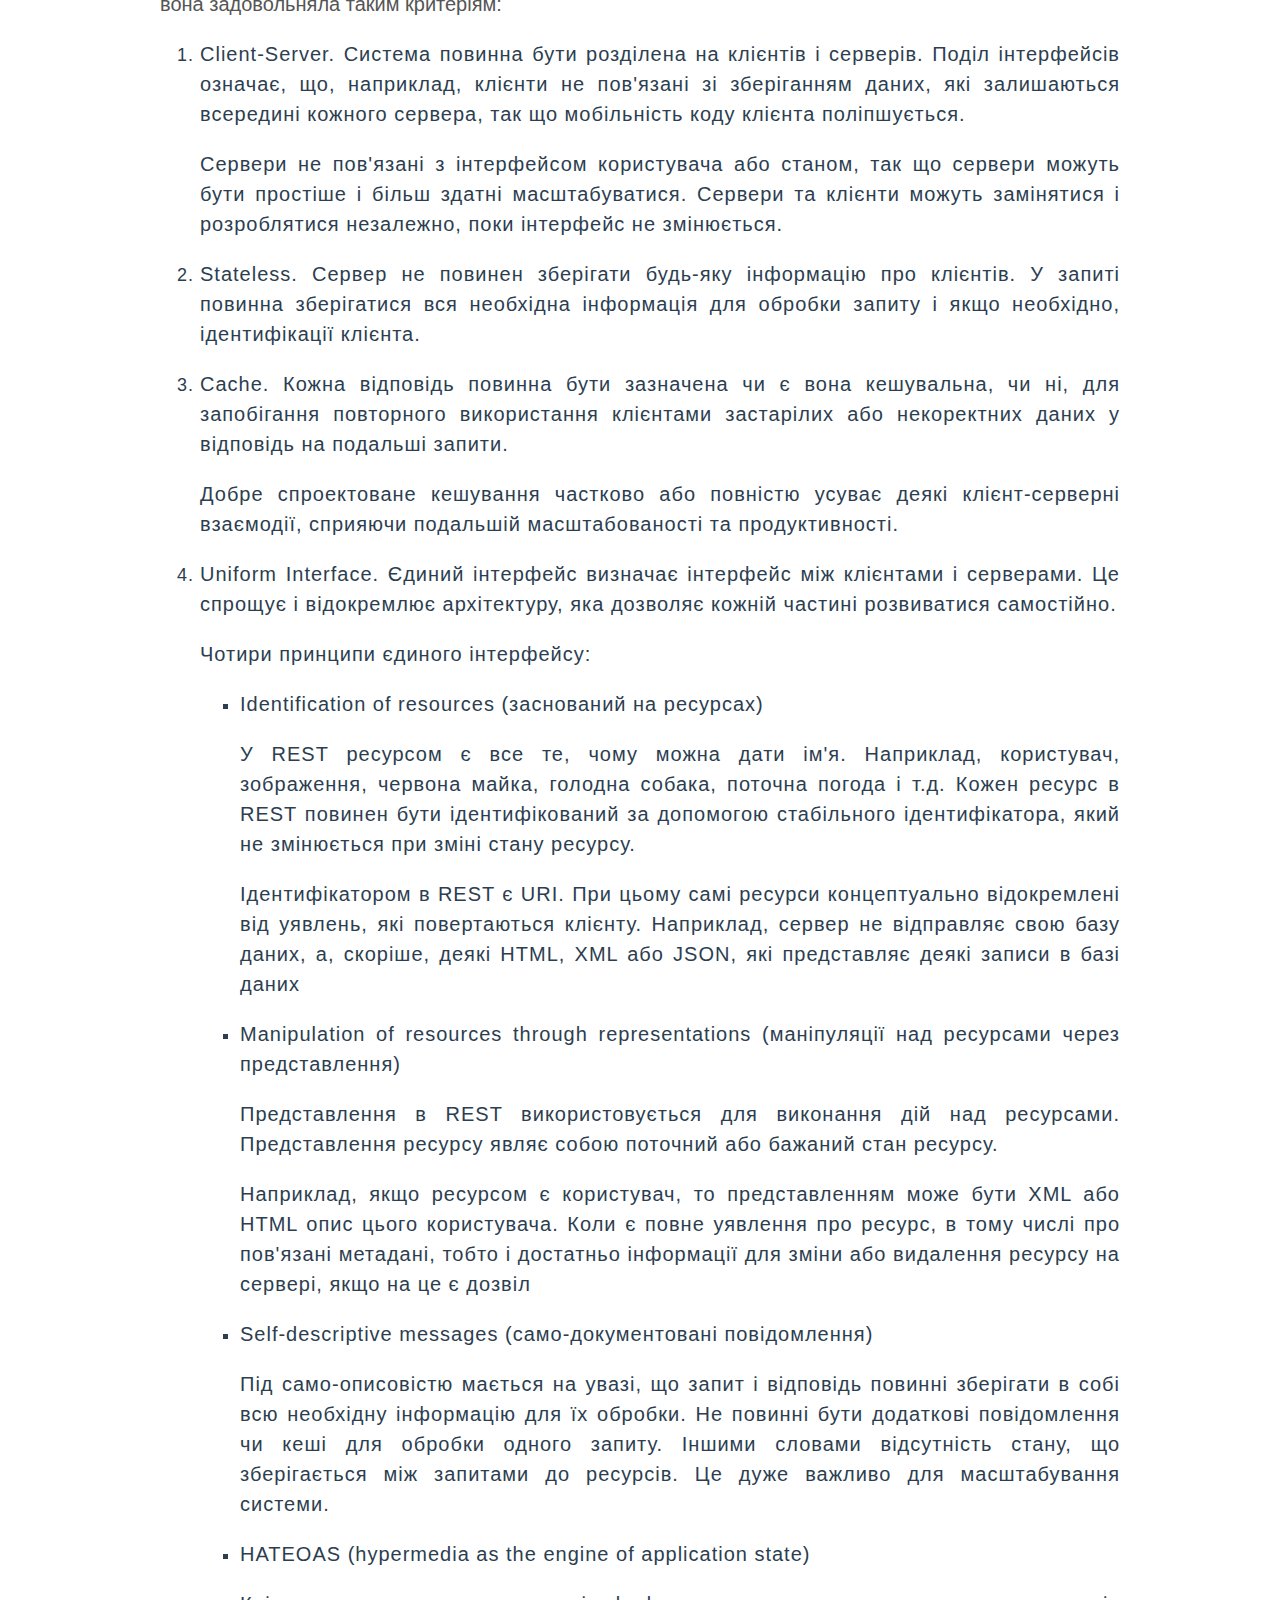
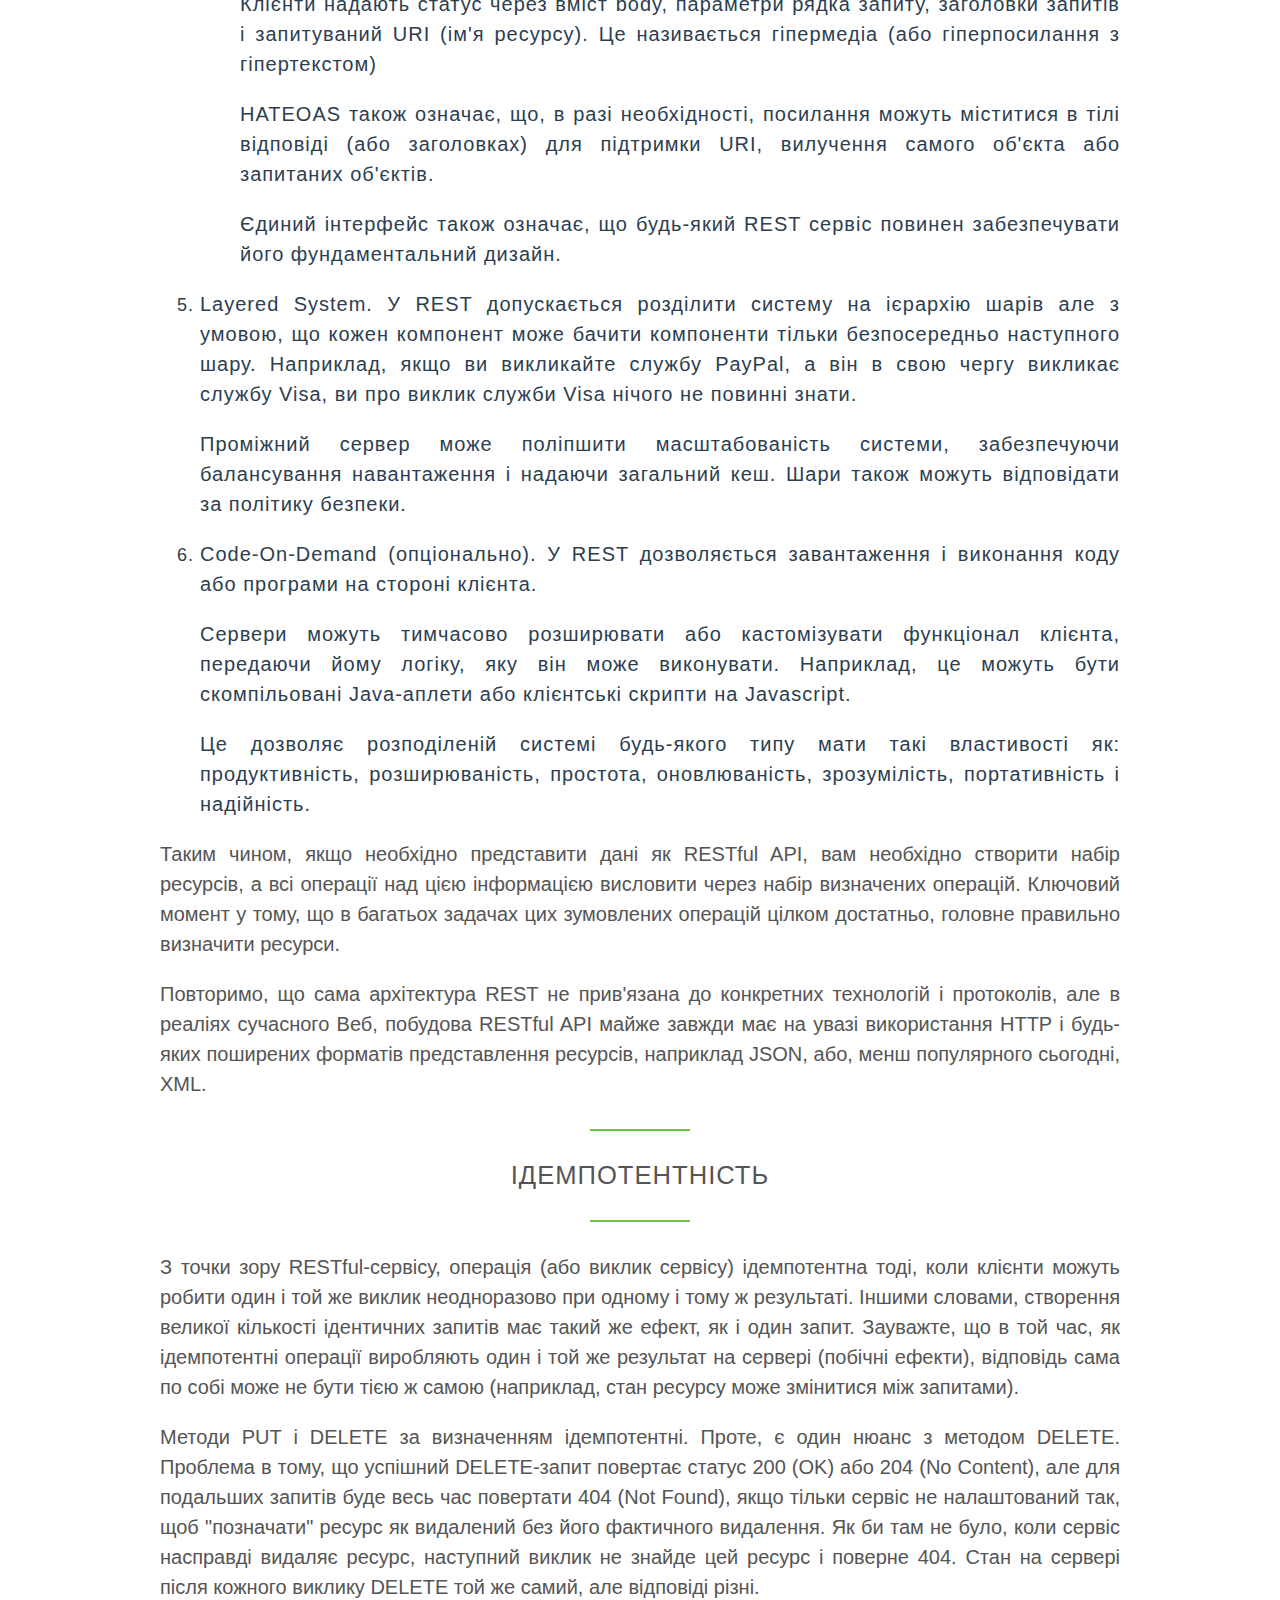
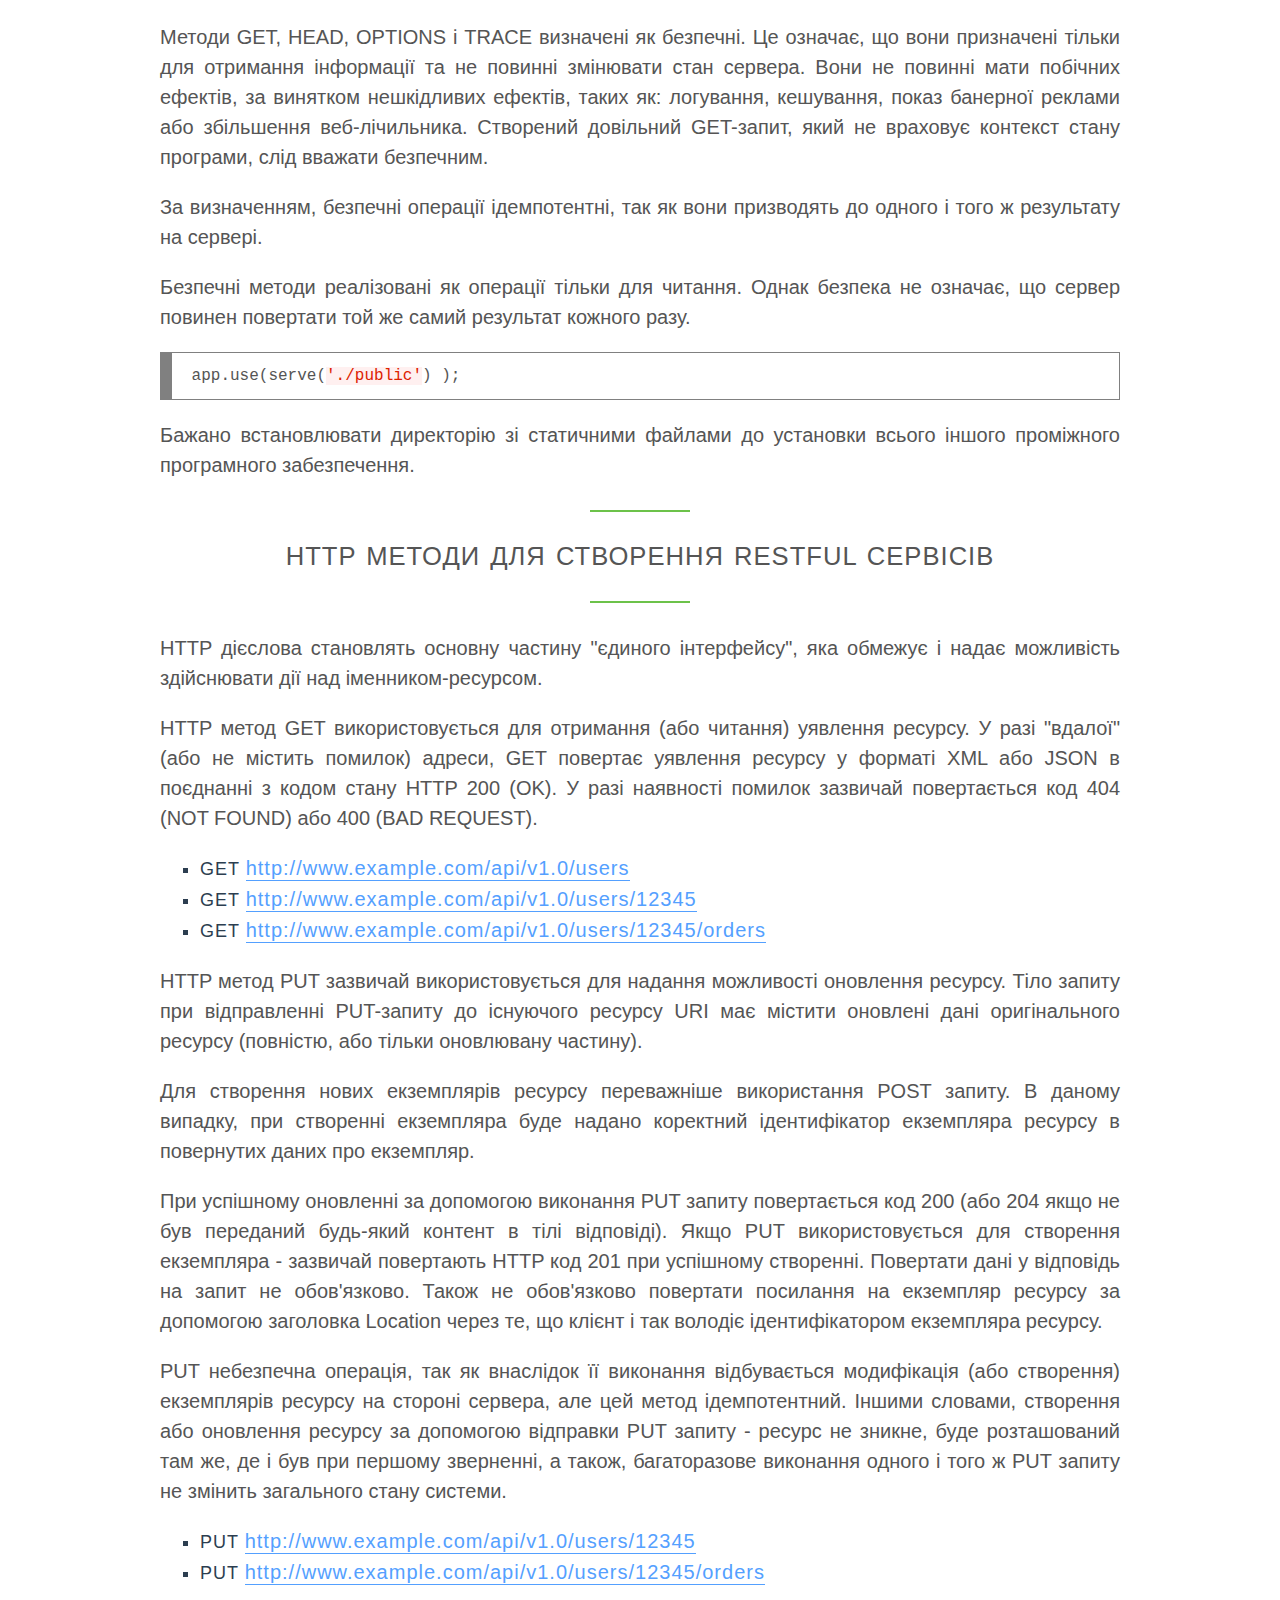
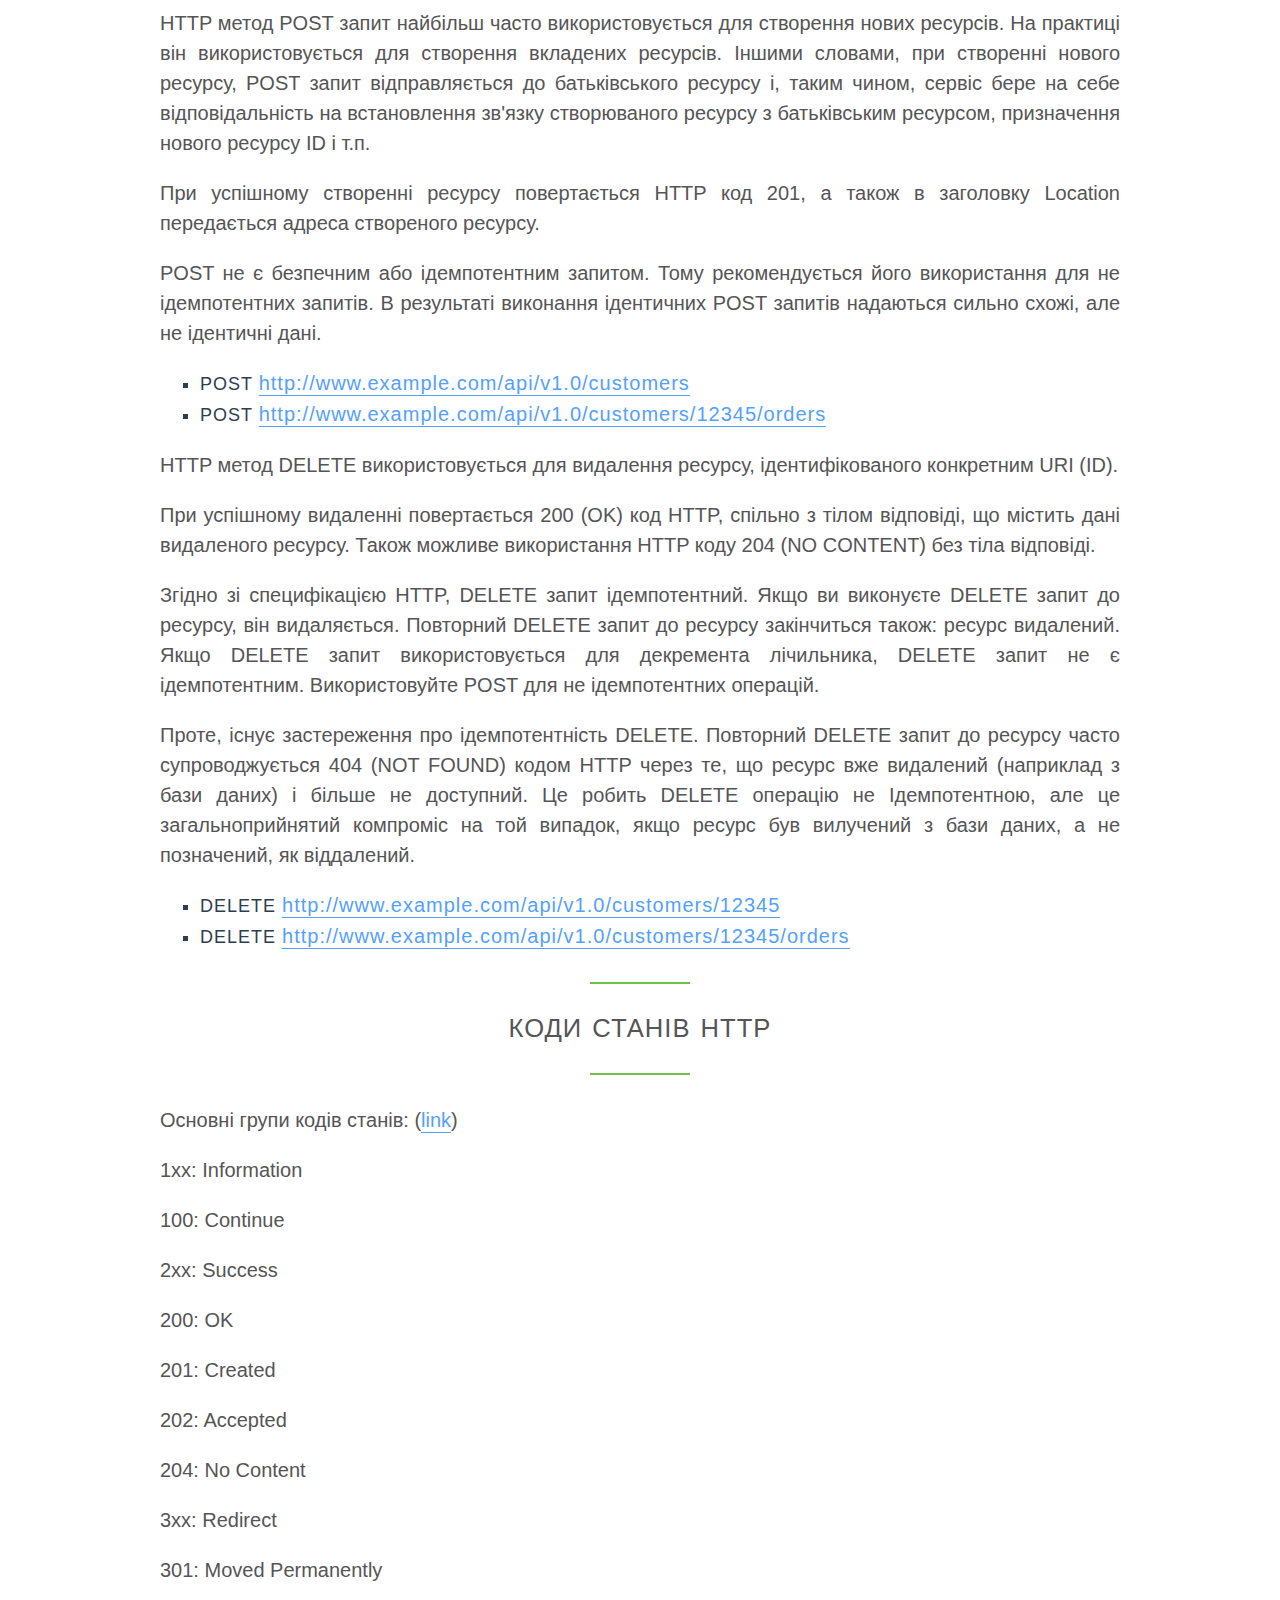
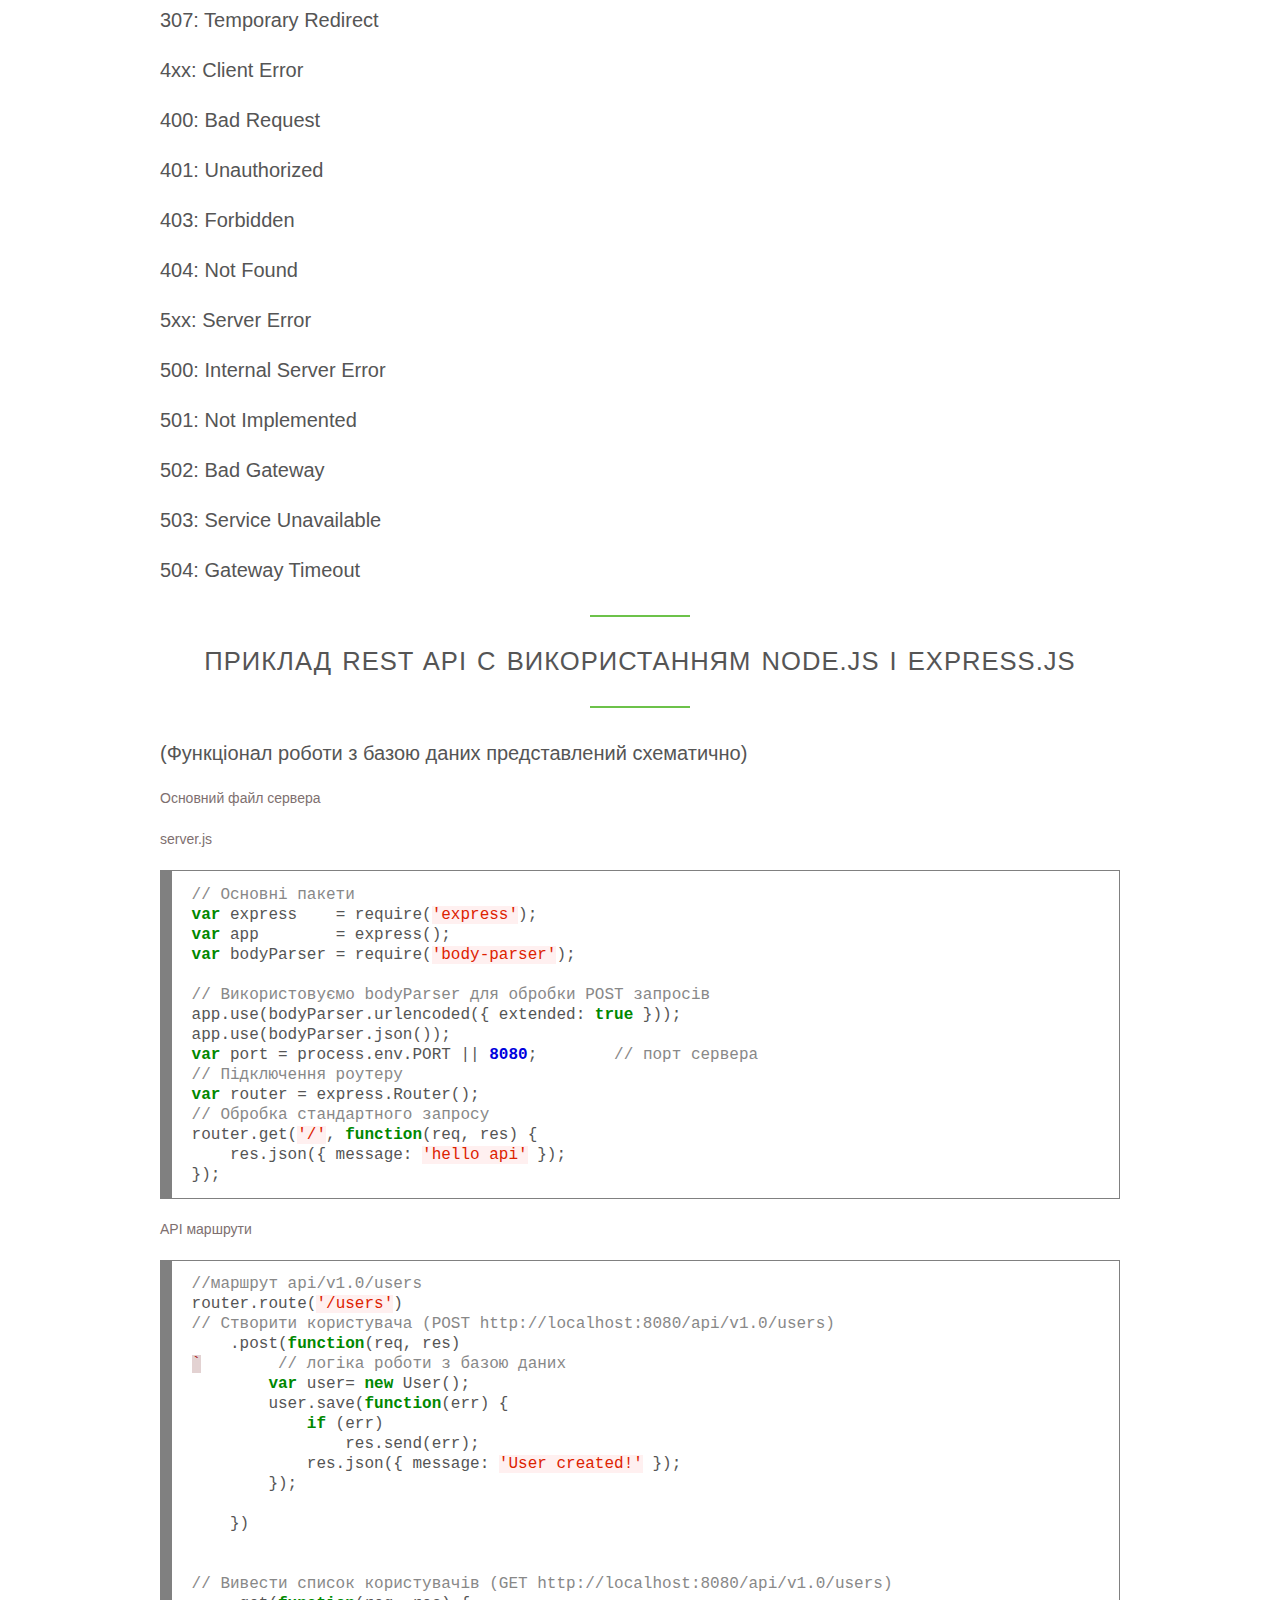
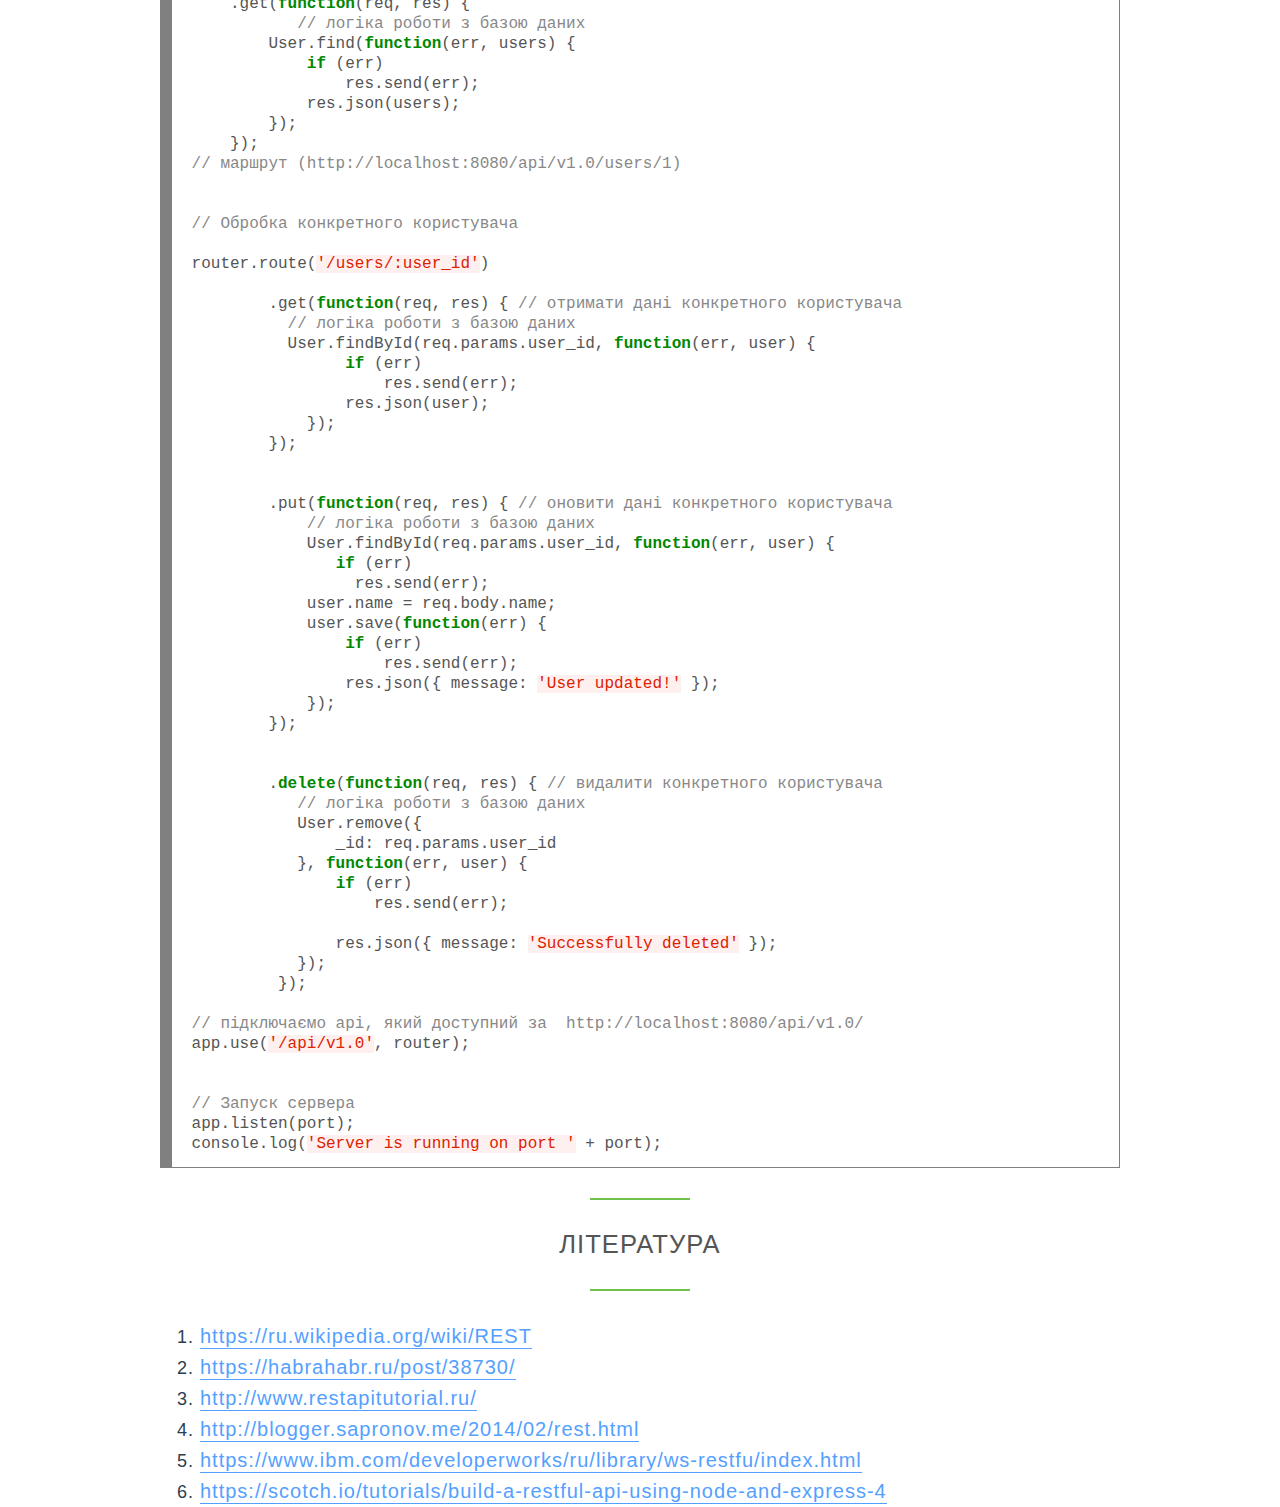
<file: chapter-6/index.html>
<!DOCTYPE html>
<html lang="en">
  <head>
    <meta charset="UTF-8" />
    <meta name="viewport" content="width=device-width, initial-scale=1.0" />
    <meta http-equiv="X-UA-Compatible" content="ie=edge" />
    <title>Архітектура REST</title>
    <link rel="stylesheet" href="../styles.css" />
  </head>
  <body>
    <div class="container">
      <h1>Архітектура REST</h1>
      <p>
        <strong>REST</strong> (REpresentational State Transfer) - це
        архітектура, тобто принципи побудови розподілених гіпермедіа систем,
        того що іншими словами називається World Wide Web, включаючи
        універсальні способи обробки і передачі станів ресурсів по HTTP.
      </p>
      <p>Автор ідеї та терміну Рой Філдінг 2000р.</p>
      <p>
        REST на сьогоднішній день практично витіснив всі інші підходи, в тому
        числі дизайн заснований на SOAP і WSDL
      </p>
      <h2>Ключові цілі REST включають:</h2>
      <ul>
        <li>Масштабованість взаємодії компонентів.</li>
        <li>Однорідність інтерфейсів.</li>
        <li>Незалежне впровадження компонентів.</li>
        <li>
          Проміжні компоненти, що знижують затримку, які посилюють безпеку і
          інкапсулюють застарілі системи.
        </li>
      </ul>
      <h2>Коли використовувати REST?</h2>
      <ul>
        <li>Коли є обмеження пропускної здатності з'єднання.</li>
        <li>Якщо необхідно кешувати запити.</li>
        <li>Якщо система передбачає значне масштабування.</li>
        <li>У сервісах, що використовують AJAX.</li>
      </ul>
      <h2>Переваги REST</h2>
      <ul>
        <li>
          <strong>Відсутність додаткових внутрішніх прошарків,</strong> що
          означає передачу даних в тому ж вигляді, що і самі дані. Тобто дані не
          обертаються в XML, як це робить SOAP і XML-RPC, не використовується
          AMF, як це робить Flash і т.д. Просто віддаються самі дані.
        </li>
        <li>
          <strong
            >Кожна одиниця інформації (ресурс) однозначно визначається
            URL</strong
          >
          - це значить, що URL по суті є первинним ключем для одиниці даних.
          Причому абсолютно не має значення, в якому форматі знаходяться дані за
          адресою - це може бути і HTML, і jpeg, і документ Microsoft Word.
        </li>
        <li>
          <strong>Як відбувається управління інформацією ресурсу</strong> - це
          цілком і повністю ґрунтується на протоколі передачі даних. Найбільш
          поширений протокол звичайно ж HTTP. Для HTTP дію над даними задається
          за допомогою методів (такий собі поліморфізм, загальні методи у різних
          ресурсів): GET (отримати), PUT (додати, замінити), POST (додати,
          змінити, видалити), DELETE (видалити). Таким чином, дії CRUD
          (Create-Read-Update-Delete) можуть виконуватися як з усіма 4-ма
          методами, так і тільки за допомогою GET і POST.
        </li>
      </ul>
      <h2>RESTful</h2>
      <p>
        Щоб розподілена система вважалася сконструйованої по REST архітектурі
        (Restful), необхідно, щоб вона задовольняла таким критеріям:
      </p>
      <ol>
        <li>
          <p>
            Client-Server. Система повинна бути розділена на клієнтів і
            серверів. Поділ інтерфейсів означає, що, наприклад, клієнти не
            пов'язані зі зберіганням даних, які залишаються всередині кожного
            сервера, так що мобільність коду клієнта поліпшується.
          </p>
          <p>
            Сервери не пов'язані з інтерфейсом користувача або станом, так що
            сервери можуть бути простіше і більш здатні масштабуватися. Сервери
            та клієнти можуть замінятися і розроблятися незалежно, поки
            інтерфейс не змінюється.
          </p>
        </li>
        <li>
          <p>
            Stateless. Сервер не повинен зберігати будь-яку інформацію про
            клієнтів. У запиті повинна зберігатися вся необхідна інформація для
            обробки запиту і якщо необхідно, ідентифікації клієнта.
          </p>
        </li>
        <li>
          <p>
            Cache. Кожна відповідь повинна бути зазначена чи є вона кешувальна,
            чи ні, для запобігання повторного використання клієнтами застарілих
            або некоректних даних у відповідь на подальші запити.
          </p>
          <p>
            Добре спроектоване кешування частково або повністю усуває деякі
            клієнт-серверні взаємодії, сприяючи подальшій масштабованості та
            продуктивності.
          </p>
        </li>
        <li>
          <p>
            Uniform Interface. Єдиний інтерфейс визначає інтерфейс між клієнтами
            і серверами. Це спрощує і відокремлює архітектуру, яка дозволяє
            кожній частині розвиватися самостійно.
          </p>
          <p>Чотири принципи єдиного інтерфейсу:</p>

          <ul>
            <li>
              <p>Identification of resources (заснований на ресурсах)</p>
              <p>
                У REST ресурсом є все те, чому можна дати ім'я. Наприклад,
                користувач, зображення, червона майка, голодна собака, поточна
                погода і т.д. Кожен ресурс в REST повинен бути ідентифікований
                за допомогою стабільного ідентифікатора, який не змінюється при
                зміні стану ресурсу.
              </p>
              <p>
                Ідентифікатором в REST є URI. При цьому самі ресурси
                концептуально відокремлені від уявлень, які повертаються
                клієнту. Наприклад, сервер не відправляє свою базу даних, а,
                скоріше, деякі HTML, XML або JSON, які представляє деякі записи
                в базі даних
              </p>
            </li>
            <li>
              <p>
                Manipulation of resources through representations (маніпуляції
                над ресурсами через представлення)
              </p>
              <p>
                Представлення в REST використовується для виконання дій над
                ресурсами. Представлення ресурсу являє собою поточний або
                бажаний стан ресурсу.
              </p>
              <p>
                Наприклад, якщо ресурсом є користувач, то представленням може
                бути XML або HTML опис цього користувача. Коли є повне уявлення
                про ресурс, в тому числі про пов'язані метадані, тобто і
                достатньо інформації для зміни або видалення ресурсу на сервері,
                якщо на це є дозвіл
              </p>
            </li>
            <li>
              <p>Self-descriptive messages (само-документовані повідомлення)</p>
              <p>
                Під само-описовістю мається на увазі, що запит і відповідь
                повинні зберігати в собі всю необхідну інформацію для їх
                обробки. Не повинні бути додаткові повідомлення чи кеші для
                обробки одного запиту. Іншими словами відсутність стану, що
                зберігається між запитами до ресурсів. Це дуже важливо для
                масштабування системи.
              </p>
            </li>
            <li>
              <p>HATEOAS (hypermedia as the engine of application state)</p>
              <p>
                Клієнти надають статус через вміст body, параметри рядка запиту,
                заголовки запитів і запитуваний URI (ім'я ресурсу). Це
                називається гіпермедіа (або гіперпосилання з гіпертекстом)
              </p>
              <p>
                HATEOAS також означає, що, в разі необхідності, посилання можуть
                міститися в тілі відповіді (або заголовках) для підтримки URI,
                вилучення самого об'єкта або запитаних об'єктів.
              </p>
              <p>
                Єдиний інтерфейс також означає, що будь-який REST сервіс повинен
                забезпечувати його фундаментальний дизайн.
              </p>
            </li>
          </ul>
        </li>
        <li>
          <p>
            Layered System. У REST допускається розділити систему на ієрархію
            шарів але з умовою, що кожен компонент може бачити компоненти тільки
            безпосередньо наступного шару. Наприклад, якщо ви викликайте службу
            PayPal, а він в свою чергу викликає службу Visa, ви про виклик
            служби Visa нічого не повинні знати.
          </p>
          <p>
            Проміжний сервер може поліпшити масштабованість системи,
            забезпечуючи балансування навантаження і надаючи загальний кеш. Шари
            також можуть відповідати за політику безпеки.
          </p>
        </li>
        <li>
          <p>
            Code-On-Demand (опціонально). У REST дозволяється завантаження і
            виконання коду або програми на стороні клієнта.
          </p>
          <p>
            Сервери можуть тимчасово розширювати або кастомізувати функціонал
            клієнта, передаючи йому логіку, яку він може виконувати. Наприклад,
            це можуть бути скомпільовані Java-аплети або клієнтські скрипти на
            Javascript.
          </p>
          <p>
            Це дозволяє розподіленій системі будь-якого типу мати такі
            властивості як: продуктивність, розширюваність, простота,
            оновлюваність, зрозумілість, портативність і надійність.
          </p>
        </li>
      </ol>
      <p>
        Таким чином, якщо необхідно представити дані як RESTful API, вам
        необхідно створити набір ресурсів, а всі операції над цією інформацією
        висловити через набір визначених операцій. Ключовий момент у тому, що в
        багатьох задачах цих зумовлених операцій цілком достатньо, головне
        правильно визначити ресурси.
      </p>
      <p>
        Повторимо, що сама архітектура REST не прив'язана до конкретних
        технологій і протоколів, але в реаліях сучасного Веб, побудова RESTful
        API майже завжди має на увазі використання HTTP і будь-яких поширених
        форматів представлення ресурсів, наприклад JSON, або, менш популярного
        сьогодні, XML.
      </p>
      <h2>Ідемпотентність</h2>
      <p>
        З точки зору RESTful-сервісу, операція (або виклик сервісу) ідемпотентна
        тоді, коли клієнти можуть робити один і той же виклик неодноразово при
        одному і тому ж результаті. Іншими словами, створення великої кількості
        ідентичних запитів має такий же ефект, як і один запит. Зауважте, що в
        той час, як ідемпотентні операції виробляють один і той же результат на
        сервері (побічні ефекти), відповідь сама по собі може не бути тією ж
        самою (наприклад, стан ресурсу може змінитися між запитами).
      </p>
      <p>
        Методи PUT і DELETE за визначенням ідемпотентні. Проте, є один нюанс з
        методом DELETE. Проблема в тому, що успішний DELETE-запит повертає
        статус 200 (OK) або 204 (No Content), але для подальших запитів буде
        весь час повертати 404 (Not Found), якщо тільки сервіс не налаштований
        так, щоб "позначати" ресурс як видалений без його фактичного видалення.
        Як би там не було, коли сервіс насправді видаляє ресурс, наступний
        виклик не знайде цей ресурс і поверне 404. Стан на сервері після кожного
        виклику DELETE той же самий, але відповіді різні.
      </p>
      <p>
        Методи GET, HEAD, OPTIONS і TRACE визначені як безпечні. Це означає, що
        вони призначені тільки для отримання інформації та не повинні змінювати
        стан сервера. Вони не повинні мати побічних ефектів, за винятком
        нешкідливих ефектів, таких як: логування, кешування, показ банерної
        реклами або збільшення веб-лічильника. Створений довільний GET-запит,
        який не враховує контекст стану програми, слід вважати безпечним.
      </p>
      <p>
        За визначенням, безпечні операції ідемпотентні, так як вони призводять
        до одного і того ж результату на сервері.
      </p>
      <p>
        Безпечні методи реалізовані як операції тільки для читання. Однак
        безпека не означає, що сервер повинен повертати той же самий результат
        кожного разу.
      </p>
      <div
        style="background: #ffffff; overflow:auto;width:auto;border:solid gray;border-width:.1em .1em .1em .8em;padding:.2em .6em;"
      >
        <pre
          style="margin: 0; line-height: 125%"
        >app.use(serve(<span style="color: #dd2200; background-color: #fff0f0">&#39;./public&#39;</span>) );
</pre>
      </div>
      <p>
        Бажано встановлювати директорію зі статичними файлами до установки
        всього іншого проміжного програмного забезпечення.
      </p>
      <h2>HTTP методи для створення RESTful сервісів</h2>
      <p>
        HTTP дієслова становлять основну частину "єдиного інтерфейсу", яка
        обмежує і надає можливість здійснювати дії над іменником-ресурсом.
      </p>
      <p>
        HTTP метод GET використовується для отримання (або читання) уявлення
        ресурсу. У разі "вдалої" (або не містить помилок) адреси, GET повертає
        уявлення ресурсу у форматі XML або JSON в поєднанні з кодом стану HTTP
        200 (OK). У разі наявності помилок зазвичай повертається код 404 (NOT
        FOUND) або 400 (BAD REQUEST).
      </p>
      <ul>
        <li>
          GET
          <a href="http://www.example.com/api/v1.0/users"
            >http://www.example.com/api/v1.0/users</a
          >
        </li>
        <li>
          GET
          <a href="http://www.example.com/api/v1.0/users/12345"
            >http://www.example.com/api/v1.0/users/12345</a
          >
        </li>
        <li>
          GET
          <a href="http://www.example.com/api/v1.0/users/12345/orders"
            >http://www.example.com/api/v1.0/users/12345/orders</a
          >
        </li>
      </ul>
      <p>
        HTTP метод PUT зазвичай використовується для надання можливості
        оновлення ресурсу. Тіло запиту при відправленні PUT-запиту до існуючого
        ресурсу URI має містити оновлені дані оригінального ресурсу (повністю,
        або тільки оновлювану частину).
      </p>
      <p>
        Для створення нових екземплярів ресурсу переважніше використання POST
        запиту. В даному випадку, при створенні екземпляра буде надано коректний
        ідентифікатор екземпляра ресурсу в повернутих даних про екземпляр.
      </p>
      <p>
        При успішному оновленні за допомогою виконання PUT запиту повертається
        код 200 (або 204 якщо не був переданий будь-який контент в тілі
        відповіді). Якщо PUT використовується для створення екземпляра -
        зазвичай повертають HTTP код 201 при успішному створенні. Повертати дані
        у відповідь на запит не обов'язково. Також не обов'язково повертати
        посилання на екземпляр ресурсу за допомогою заголовка Location через те,
        що клієнт і так володіє ідентифікатором екземпляра ресурсу.
      </p>
      <p>
        PUT небезпечна операція, так як внаслідок її виконання відбувається
        модифікація (або створення) екземплярів ресурсу на стороні сервера, але
        цей метод ідемпотентний. Іншими словами, створення або оновлення ресурсу
        за допомогою відправки PUT запиту - ресурс не зникне, буде розташований
        там же, де і був при першому зверненні, а також, багаторазове виконання
        одного і того ж PUT запиту не змінить загального стану системи.
      </p>
      <ul>
        <li>
          PUT
          <a href="http://www.example.com/api/v1.0/users/12345"
            >http://www.example.com/api/v1.0/users/12345</a
          >
        </li>
        <li>
          PUT
          <a href="http://www.example.com/api/v1.0/users/12345/orders"
            >http://www.example.com/api/v1.0/users/12345/orders</a
          >
        </li>
      </ul>
      <p>
        HTTP метод POST запит найбільш часто використовується для створення
        нових ресурсів. На практиці він використовується для створення вкладених
        ресурсів. Іншими словами, при створенні нового ресурсу, POST запит
        відправляється до батьківського ресурсу і, таким чином, сервіс бере на
        себе відповідальність на встановлення зв'язку створюваного ресурсу з
        батьківським ресурсом, призначення нового ресурсу ID і т.п.
      </p>
      <p>
        При успішному створенні ресурсу повертається HTTP код 201, а також в
        заголовку Location передається адреса створеного ресурсу.
      </p>
      <p>
        POST не є безпечним або ідемпотентним запитом. Тому рекомендується його
        використання для не ідемпотентних запитів. В результаті виконання
        ідентичних POST запитів надаються сильно схожі, але не ідентичні дані.
      </p>
      <ul>
        <li>
          POST
          <a href="http://www.example.com/api/v1.0/customers"
            >http://www.example.com/api/v1.0/customers</a
          >
        </li>
        <li>
          POST
          <a href="http://www.example.com/api/v1.0/customers/12345/orders"
            >http://www.example.com/api/v1.0/customers/12345/orders</a
          >
        </li>
      </ul>
      <p>
        HTTP метод DELETE використовується для видалення ресурсу,
        ідентифікованого конкретним URI (ID).
      </p>
      <p>
        При успішному видаленні повертається 200 (OK) код HTTP, спільно з тілом
        відповіді, що містить дані видаленого ресурсу. Також можливе
        використання HTTP коду 204 (NO CONTENT) без тіла відповіді.
      </p>
      <p>
        Згідно зі специфікацією HTTP, DELETE запит ідемпотентний. Якщо ви
        виконуєте DELETE запит до ресурсу, він видаляється. Повторний DELETE
        запит до ресурсу закінчиться також: ресурс видалений. Якщо DELETE запит
        використовується для декремента лічильника, DELETE запит не є
        ідемпотентним. Використовуйте POST для не ідемпотентних операцій.
      </p>
      <p>
        Проте, існує застереження про ідемпотентність DELETE. Повторний DELETE
        запит до ресурсу часто супроводжується 404 (NOT FOUND) кодом HTTP через
        те, що ресурс вже видалений (наприклад з бази даних) і більше не
        доступний. Це робить DELETE операцію не Ідемпотентною, але це
        загальноприйнятий компроміс на той випадок, якщо ресурс був вилучений з
        бази даних, а не позначений, як віддалений.
      </p>
      <ul>
        <li>
          DELETE
          <a href="http://www.example.com/api/v1.0/customers/12345"
            >http://www.example.com/api/v1.0/customers/12345</a
          >
        </li>
        <li>
          DELETE
          <a href="http://www.example.com/api/v1.0/customers/12345/orders"
            >http://www.example.com/api/v1.0/customers/12345/orders</a
          >
        </li>
      </ul>
      <h2>Коди станів HTTP</h2>
      <p>
        Основні групи кодів станів: (<a
          href="https://ru.wikipedia.org/wiki/%D0%A1%D0%BF%D0%B8%D1%81%D0%BE%D0%BA_%D0%BA%D0%BE%D0%B4%D0%BE%D0%B2_%D1%81%D0%BE%D1%81%D1%82%D0%BE%D1%8F%D0%BD%D0%B8%D1%8F_HTTP"
          >link</a
        >)
      </p>
      <p><strong>1xx: Information</strong></p>
      <p>100: Continue</p>
      <p><strong>2xx: Success</strong></p>
      <p>200: OK</p>
      <p>201: Created</p>
      <p>202: Accepted</p>
      <p>204: No Content</p>
      <p><strong>3xx: Redirect</strong></p>
      <p>301: Moved Permanently</p>
      <p>307: Temporary Redirect</p>
      <p><strong>4xx: Client Error</strong></p>
      <p>400: Bad Request</p>
      <p>401: Unauthorized</p>
      <p>403: Forbidden</p>
      <p>404: Not Found</p>
      <p><strong>5xx: Server Error</strong></p>
      <p>500: Internal Server Error</p>
      <p>501: Not Implemented</p>
      <p>502: Bad Gateway</p>
      <p>503: Service Unavailable</p>
      <p>504: Gateway Timeout</p>
      <h2>Приклад REST API c використанням Node.js і Express.js</h2>
      <p>(Функціонал роботи з базою даних представлений схематично)</p>
      <p class="label"><strong>Основний файл сервера</strong></p>
      <p class="label">server.js</p>
      <div
        style="background: #ffffff; overflow:auto;width:auto;border:solid gray;border-width:.1em .1em .1em .8em;padding:.2em .6em;"
      >
        <pre
          style="margin: 0; line-height: 125%"
        ><span style="color: #888888">// Основні пакети</span>
<span style="color: #008800; font-weight: bold">var</span> express    = require(<span style="color: #dd2200; background-color: #fff0f0">&#39;express&#39;</span>);       
<span style="color: #008800; font-weight: bold">var</span> app        = express();
<span style="color: #008800; font-weight: bold">var</span> bodyParser = require(<span style="color: #dd2200; background-color: #fff0f0">&#39;body-parser&#39;</span>);

<span style="color: #888888">// Використовуємо bodyParser для обробки POST запросів</span>
app.use(bodyParser.urlencoded({ extended: <span style="color: #008800; font-weight: bold">true</span> }));
app.use(bodyParser.json());
<span style="color: #008800; font-weight: bold">var</span> port = process.env.PORT || <span style="color: #0000DD; font-weight: bold">8080</span>;        <span style="color: #888888">// порт сервера</span>
<span style="color: #888888">// Підключення роутеру</span>
<span style="color: #008800; font-weight: bold">var</span> router = express.Router();              
<span style="color: #888888">// Обробка стандартного запросу</span>
router.get(<span style="color: #dd2200; background-color: #fff0f0">&#39;/&#39;</span>, <span style="color: #008800; font-weight: bold">function</span>(req, res) {
    res.json({ message: <span style="color: #dd2200; background-color: #fff0f0">&#39;hello api&#39;</span> });   
});
</pre>
      </div>
      <p class="label">API маршрути</p>
      <div
        style="background: #ffffff; overflow:auto;width:auto;border:solid gray;border-width:.1em .1em .1em .8em;padding:.2em .6em;"
      >
        <pre
          style="margin: 0; line-height: 125%"
        ><span style="color: #888888">//маршрут api/v1.0/users</span>
router.route(<span style="color: #dd2200; background-color: #fff0f0">&#39;/users&#39;</span>) 
<span style="color: #888888">// Створити користувача (POST http://localhost:8080/api/v1.0/users)</span>
    .post(<span style="color: #008800; font-weight: bold">function</span>(req, res) 
<span style="color: #a61717; background-color: #e3d2d2">`</span>        <span style="color: #888888">// логіка роботи з базою даних</span>
        <span style="color: #008800; font-weight: bold">var</span> user= <span style="color: #008800; font-weight: bold">new</span> User();            
        user.save(<span style="color: #008800; font-weight: bold">function</span>(err) {
            <span style="color: #008800; font-weight: bold">if</span> (err)
                res.send(err);
            res.json({ message: <span style="color: #dd2200; background-color: #fff0f0">&#39;User created!&#39;</span> });
        });

    })


<span style="color: #888888">// Вивести список користувачів (GET http://localhost:8080/api/v1.0/users)</span>
    .get(<span style="color: #008800; font-weight: bold">function</span>(req, res) {
           <span style="color: #888888">// логіка роботи з базою даних</span>
        User.find(<span style="color: #008800; font-weight: bold">function</span>(err, users) {
            <span style="color: #008800; font-weight: bold">if</span> (err)
                res.send(err);
            res.json(users);
        });
    });
<span style="color: #888888">// маршрут (http://localhost:8080/api/v1.0/users/1)</span>


<span style="color: #888888">// Обробка конкретного користувача</span>
 
router.route(<span style="color: #dd2200; background-color: #fff0f0">&#39;/users/:user_id&#39;</span>)

        .get(<span style="color: #008800; font-weight: bold">function</span>(req, res) { <span style="color: #888888">// отримати дані конкретного користувача</span>
          <span style="color: #888888">// логіка роботи з базою даних  </span>
          User.findById(req.params.user_id, <span style="color: #008800; font-weight: bold">function</span>(err, user) {
                <span style="color: #008800; font-weight: bold">if</span> (err)
                    res.send(err);
                res.json(user);
            });
        });
 

        .put(<span style="color: #008800; font-weight: bold">function</span>(req, res) { <span style="color: #888888">// оновити дані конкретного користувача</span>
            <span style="color: #888888">// логіка роботи з базою даних</span>
            User.findById(req.params.user_id, <span style="color: #008800; font-weight: bold">function</span>(err, user) {
               <span style="color: #008800; font-weight: bold">if</span> (err)
                 res.send(err);
            user.name = req.body.name;  
            user.save(<span style="color: #008800; font-weight: bold">function</span>(err) {
                <span style="color: #008800; font-weight: bold">if</span> (err)
                    res.send(err);
                res.json({ message: <span style="color: #dd2200; background-color: #fff0f0">&#39;User updated!&#39;</span> });
            });
        });


        .<span style="color: #008800; font-weight: bold">delete</span>(<span style="color: #008800; font-weight: bold">function</span>(req, res) { <span style="color: #888888">// видалити конкретного користувача</span>
           <span style="color: #888888">// логіка роботи з базою даних  </span>
           User.remove({ 
               _id: req.params.user_id
           }, <span style="color: #008800; font-weight: bold">function</span>(err, user) {
               <span style="color: #008800; font-weight: bold">if</span> (err)
                   res.send(err);

               res.json({ message: <span style="color: #dd2200; background-color: #fff0f0">&#39;Successfully deleted&#39;</span> });
           });
         });

<span style="color: #888888">// підключаємо api, який доступний за  http://localhost:8080/api/v1.0/</span>
app.use(<span style="color: #dd2200; background-color: #fff0f0">&#39;/api/v1.0&#39;</span>, router);


<span style="color: #888888">// Запуск сервера</span>
app.listen(port);
console.log(<span style="color: #dd2200; background-color: #fff0f0">&#39;Server is running on port &#39;</span> + port);
</pre>
      </div>
      <h2>Література</h2>
      <ol>
        <li>
          <a href="https://ru.wikipedia.org/wiki/REST"
            >https://ru.wikipedia.org/wiki/REST</a
          >
        </li>
        <li>
          <a href="https://habrahabr.ru/post/38730/"
            >https://habrahabr.ru/post/38730/</a
          >
        </li>
        <li>
          <a href="http://www.restapitutorial.ru/"
            >http://www.restapitutorial.ru/</a
          >
        </li>
        <li>
          <a href="http://blogger.sapronov.me/2014/02/rest.html"
            >http://blogger.sapronov.me/2014/02/rest.html</a
          >
        </li>
        <li>
          <a
            href="https://www.ibm.com/developerworks/ru/library/ws-restfu/index.html"
            >https://www.ibm.com/developerworks/ru/library/ws-restfu/index.html</a
          >
        </li>
        <li>
          <a
            href="https://scotch.io/tutorials/build-a-restful-api-using-node-and-express-4"
            >https://scotch.io/tutorials/build-a-restful-api-using-node-and-express-4</a
          >
        </li>
      </ol>
    </div>
  </body>
</html>
</file>
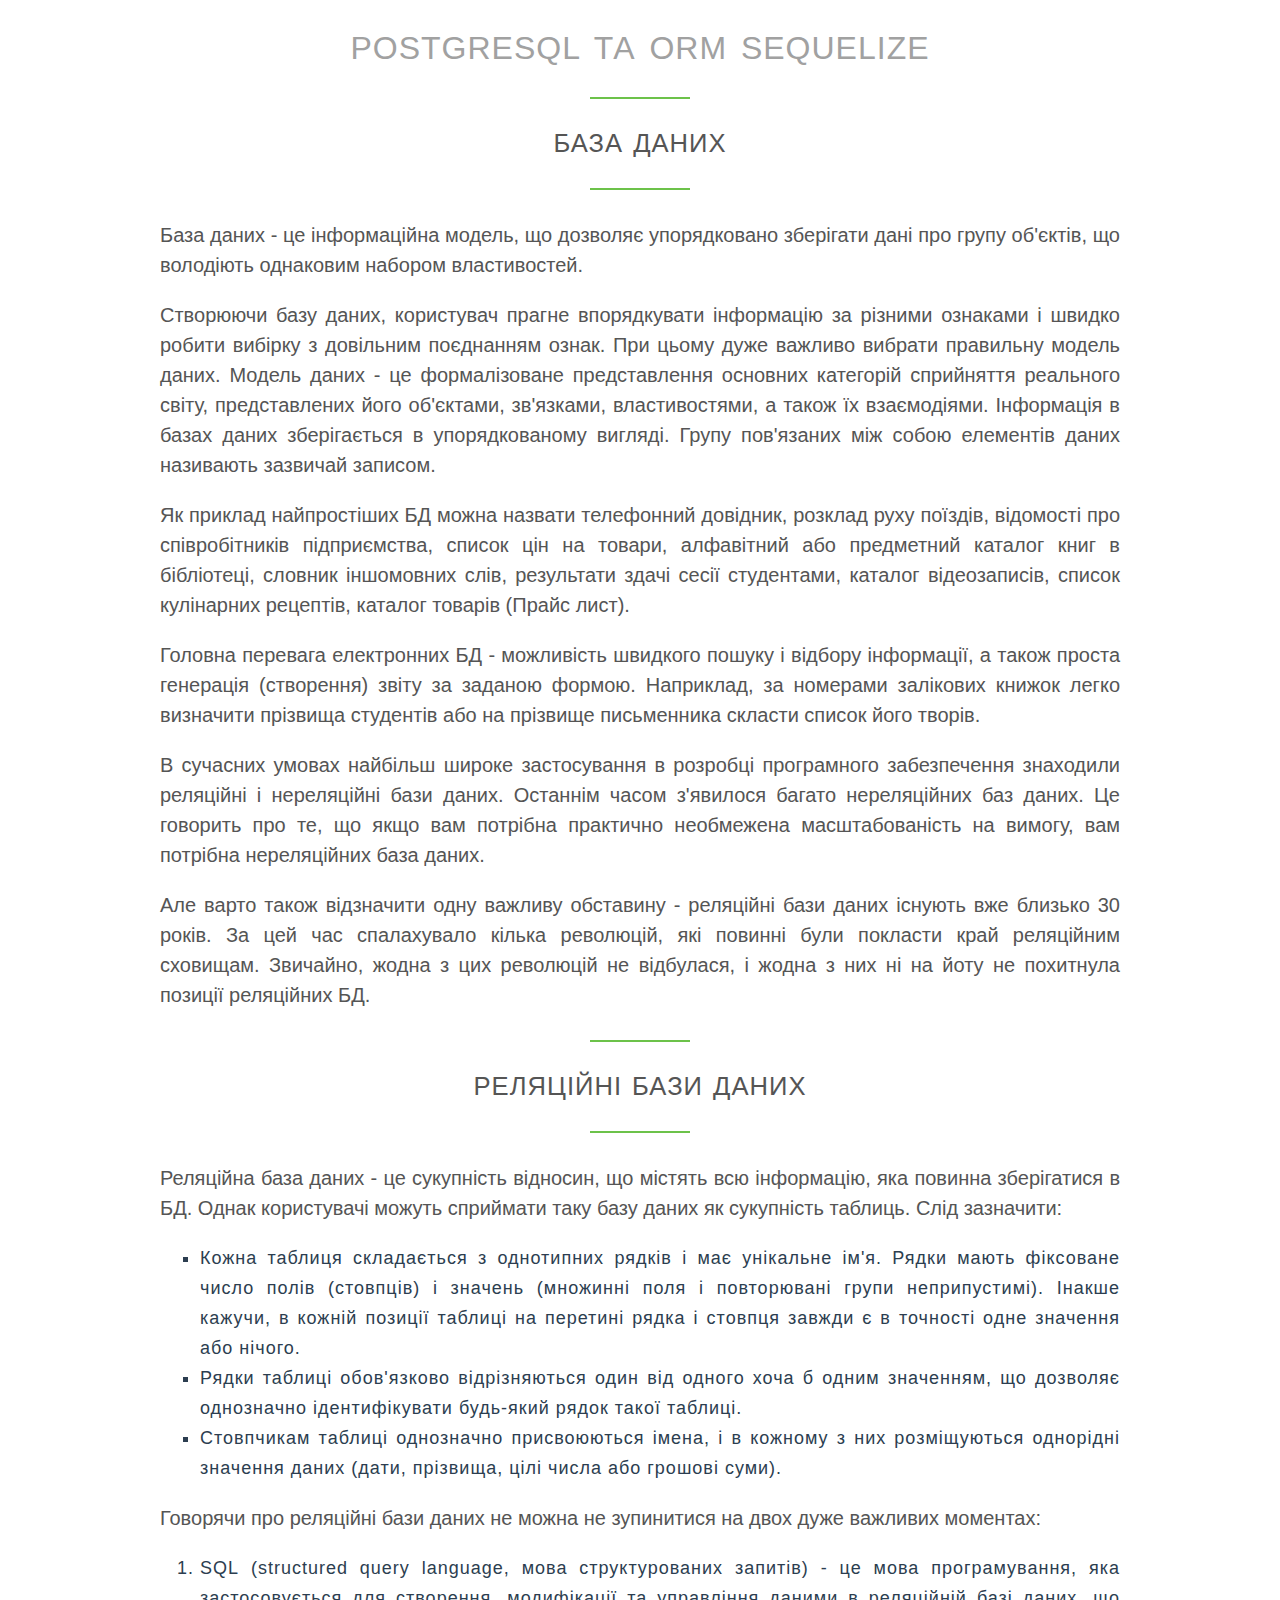
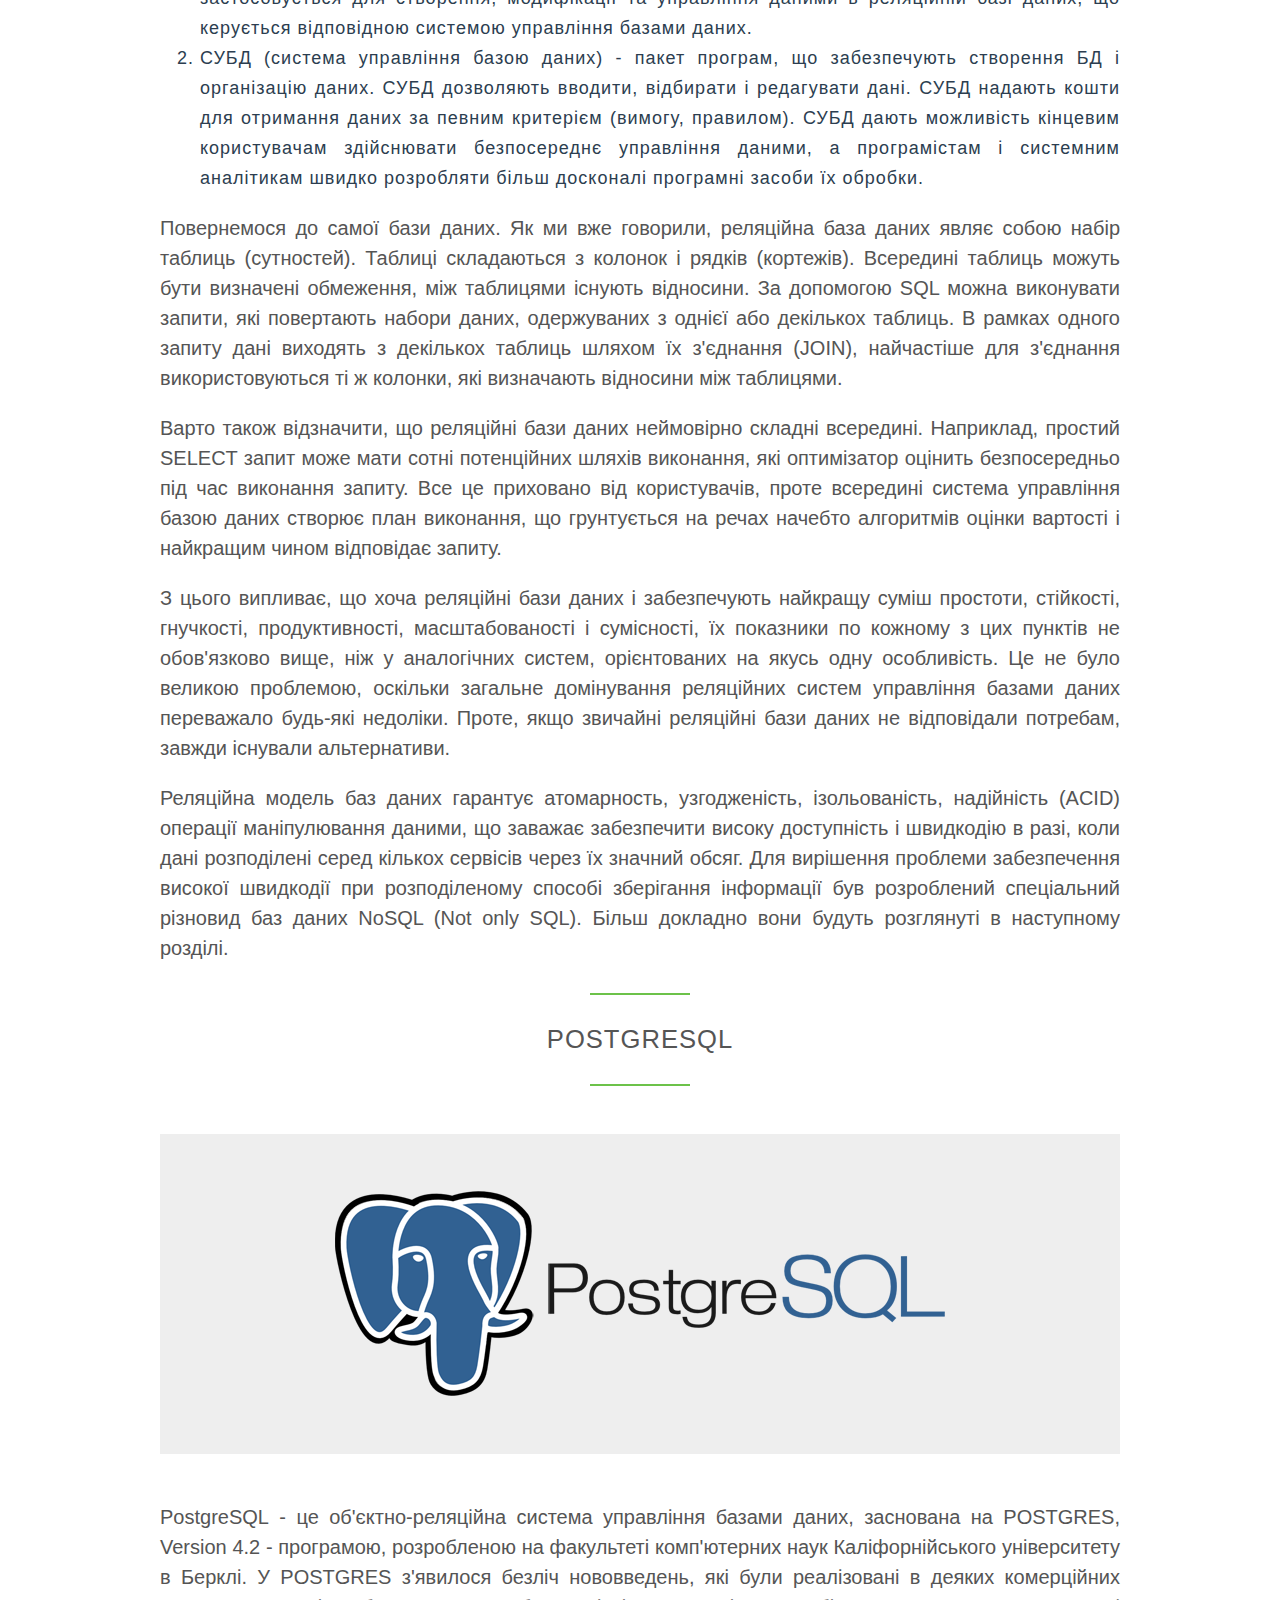
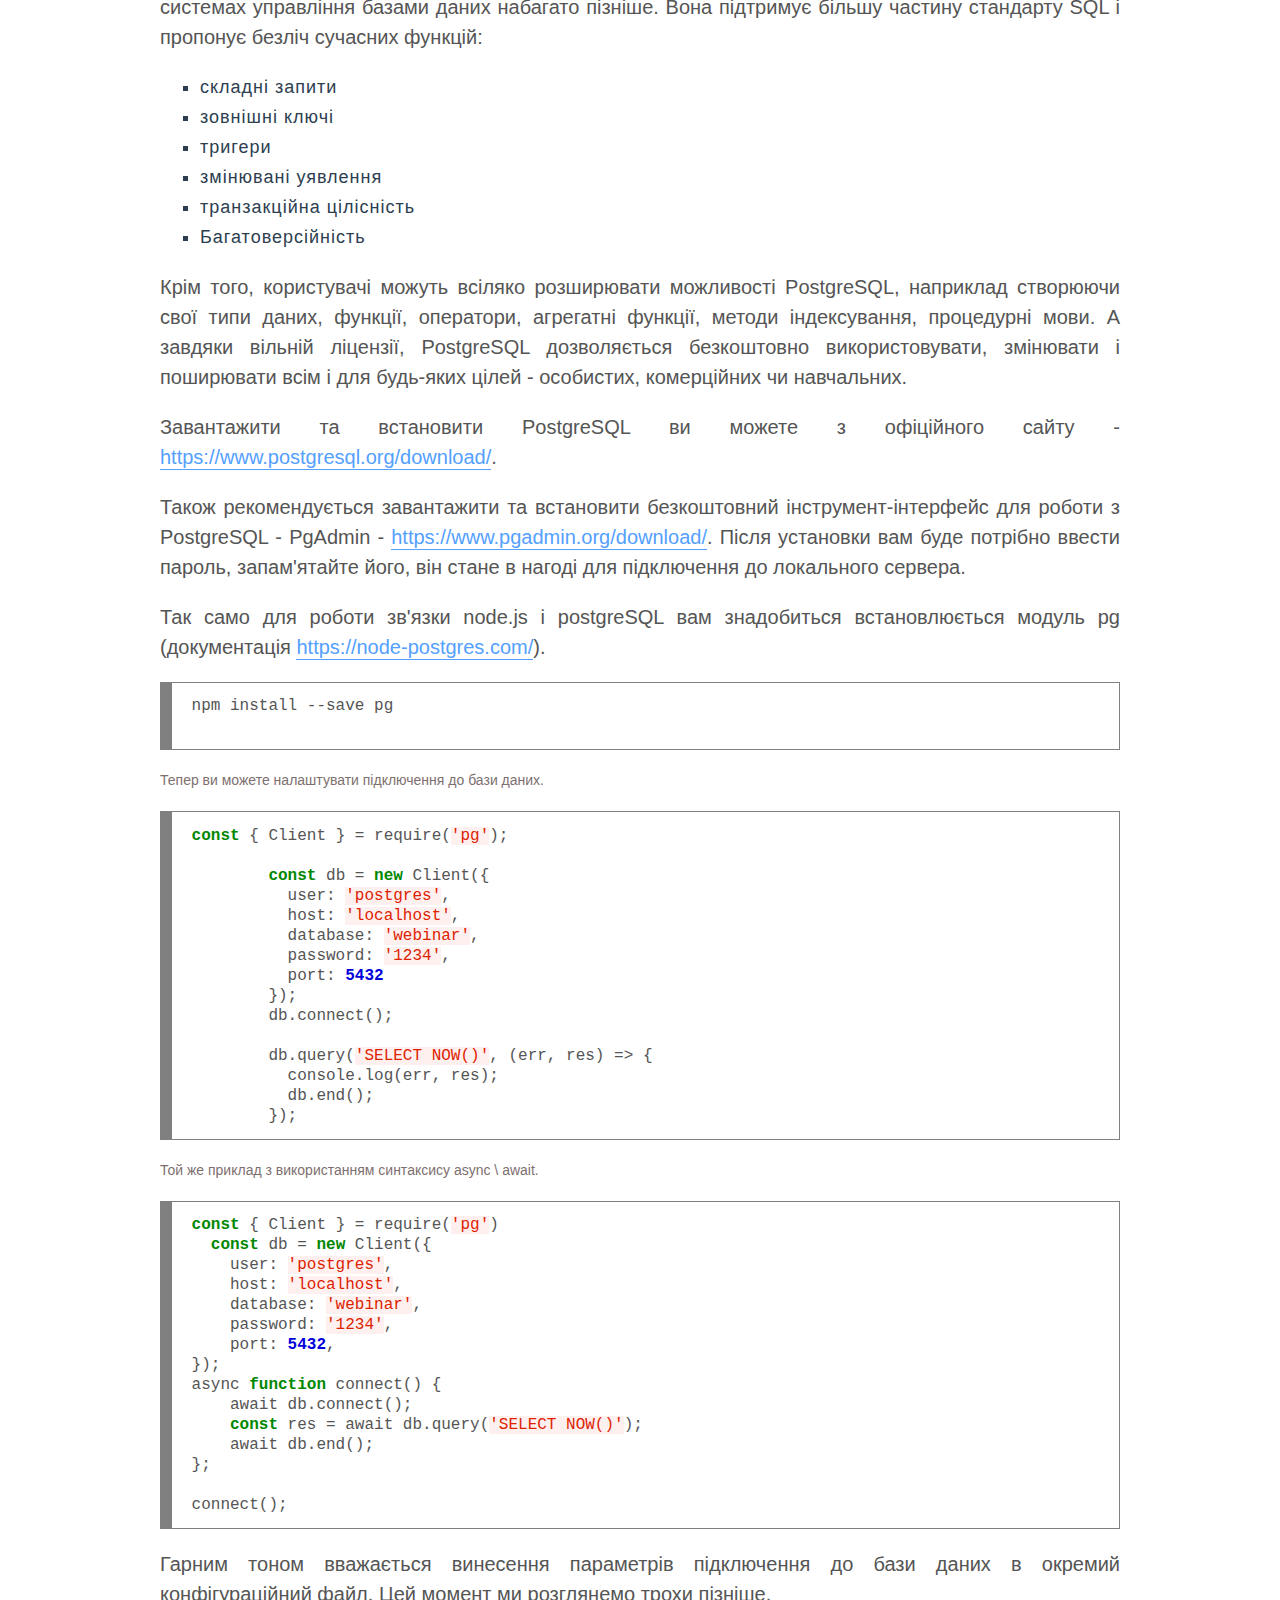
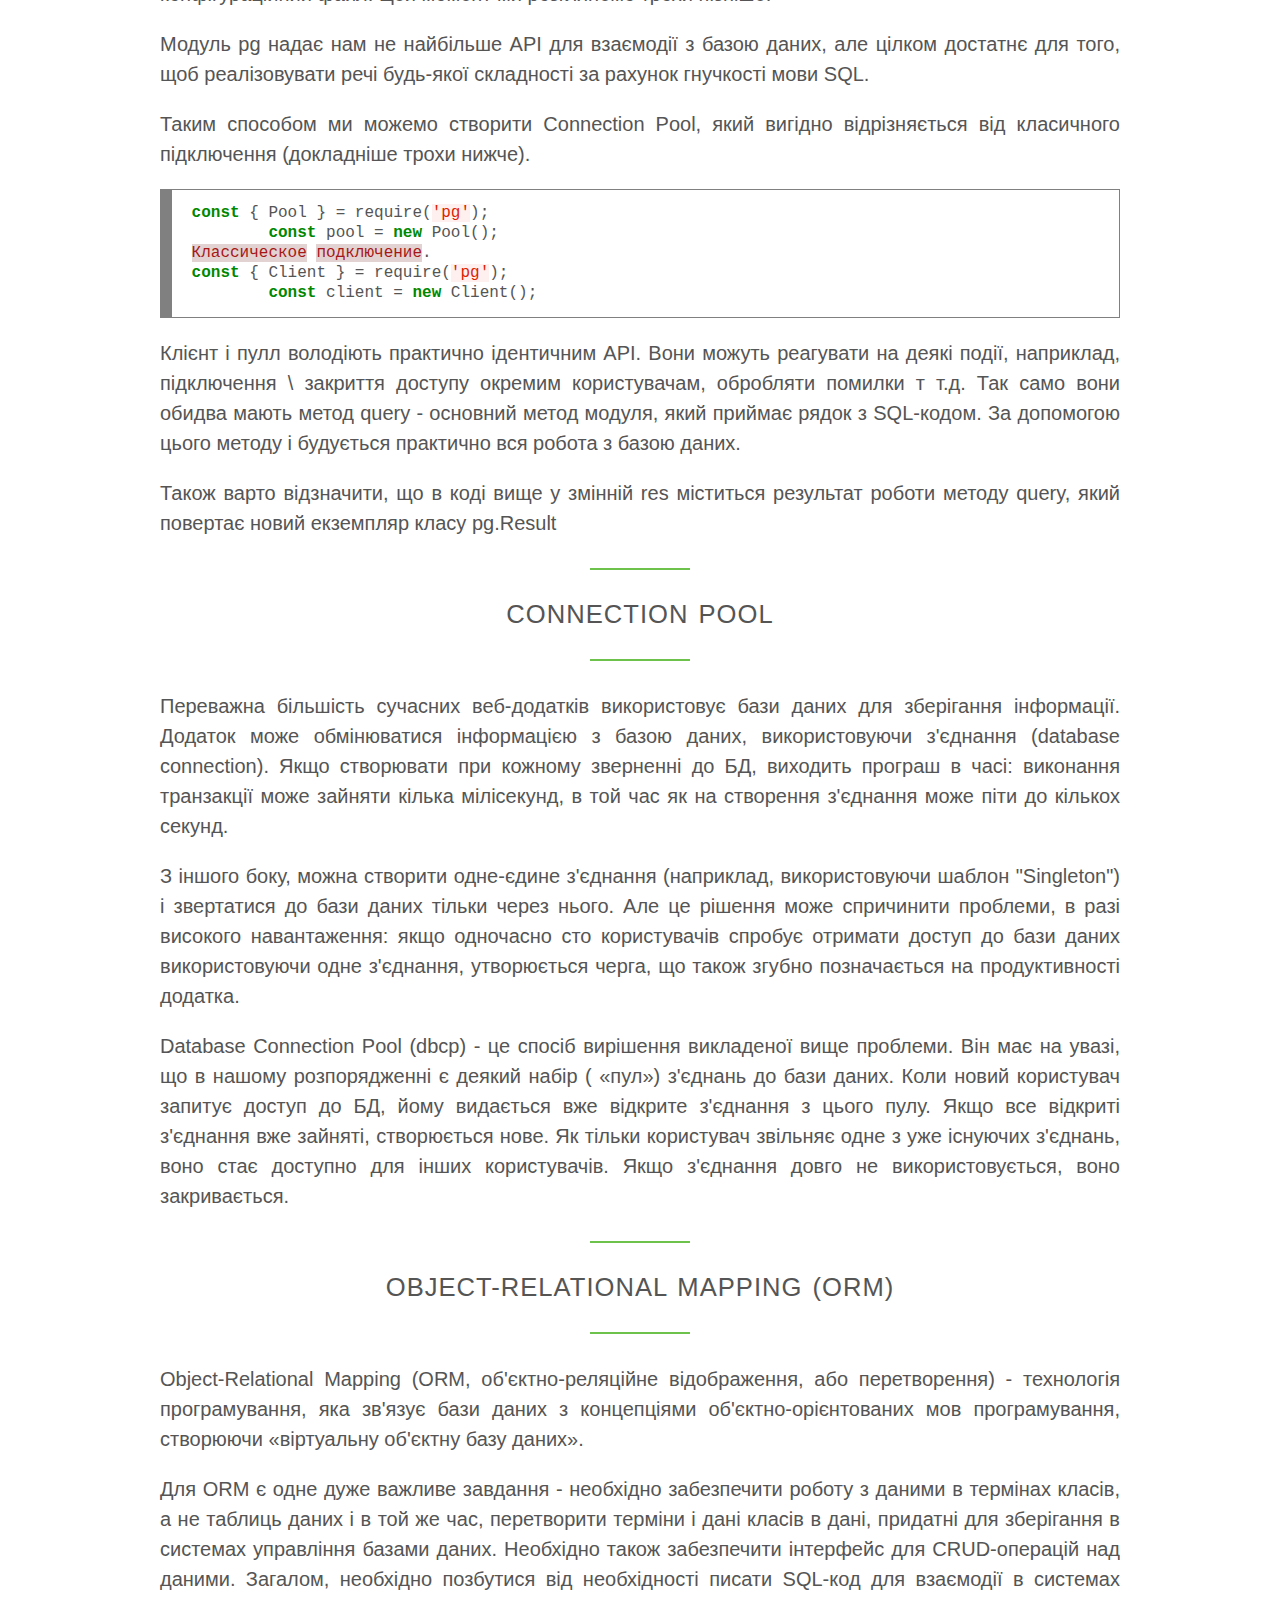
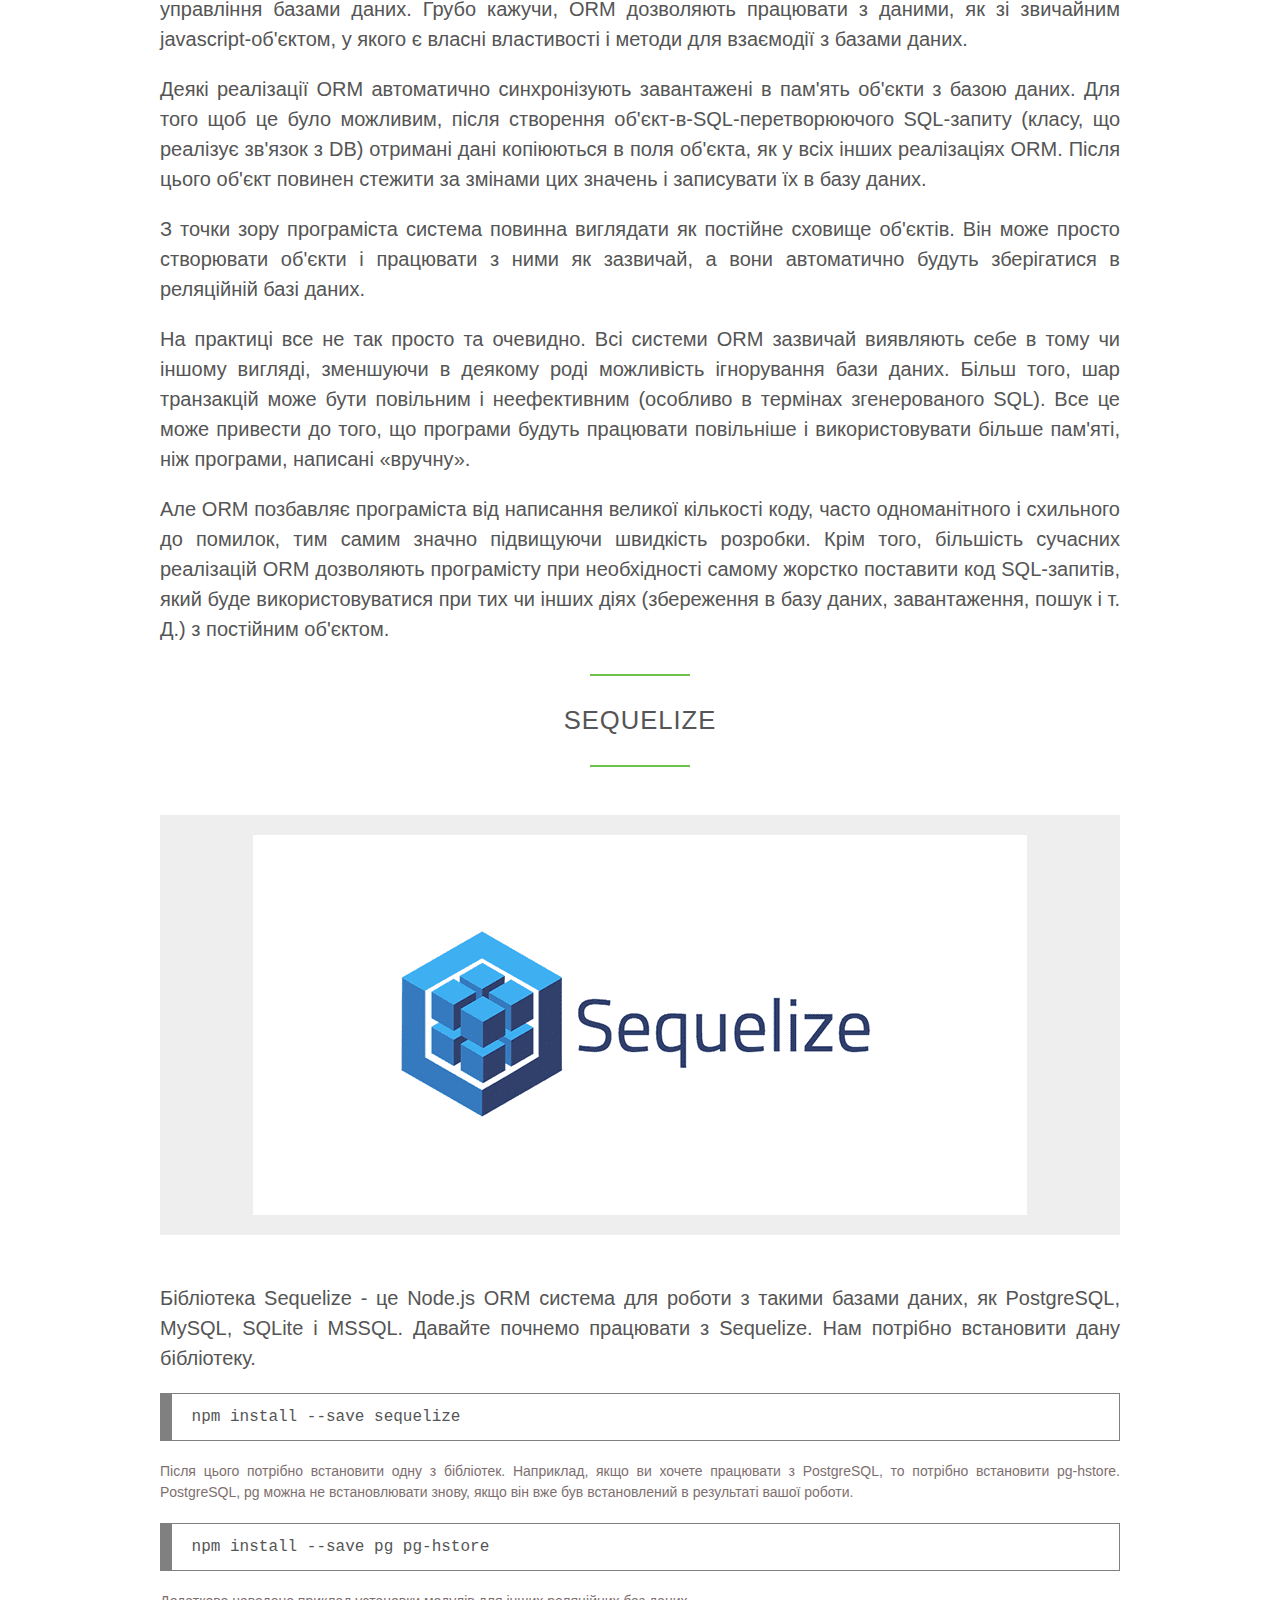
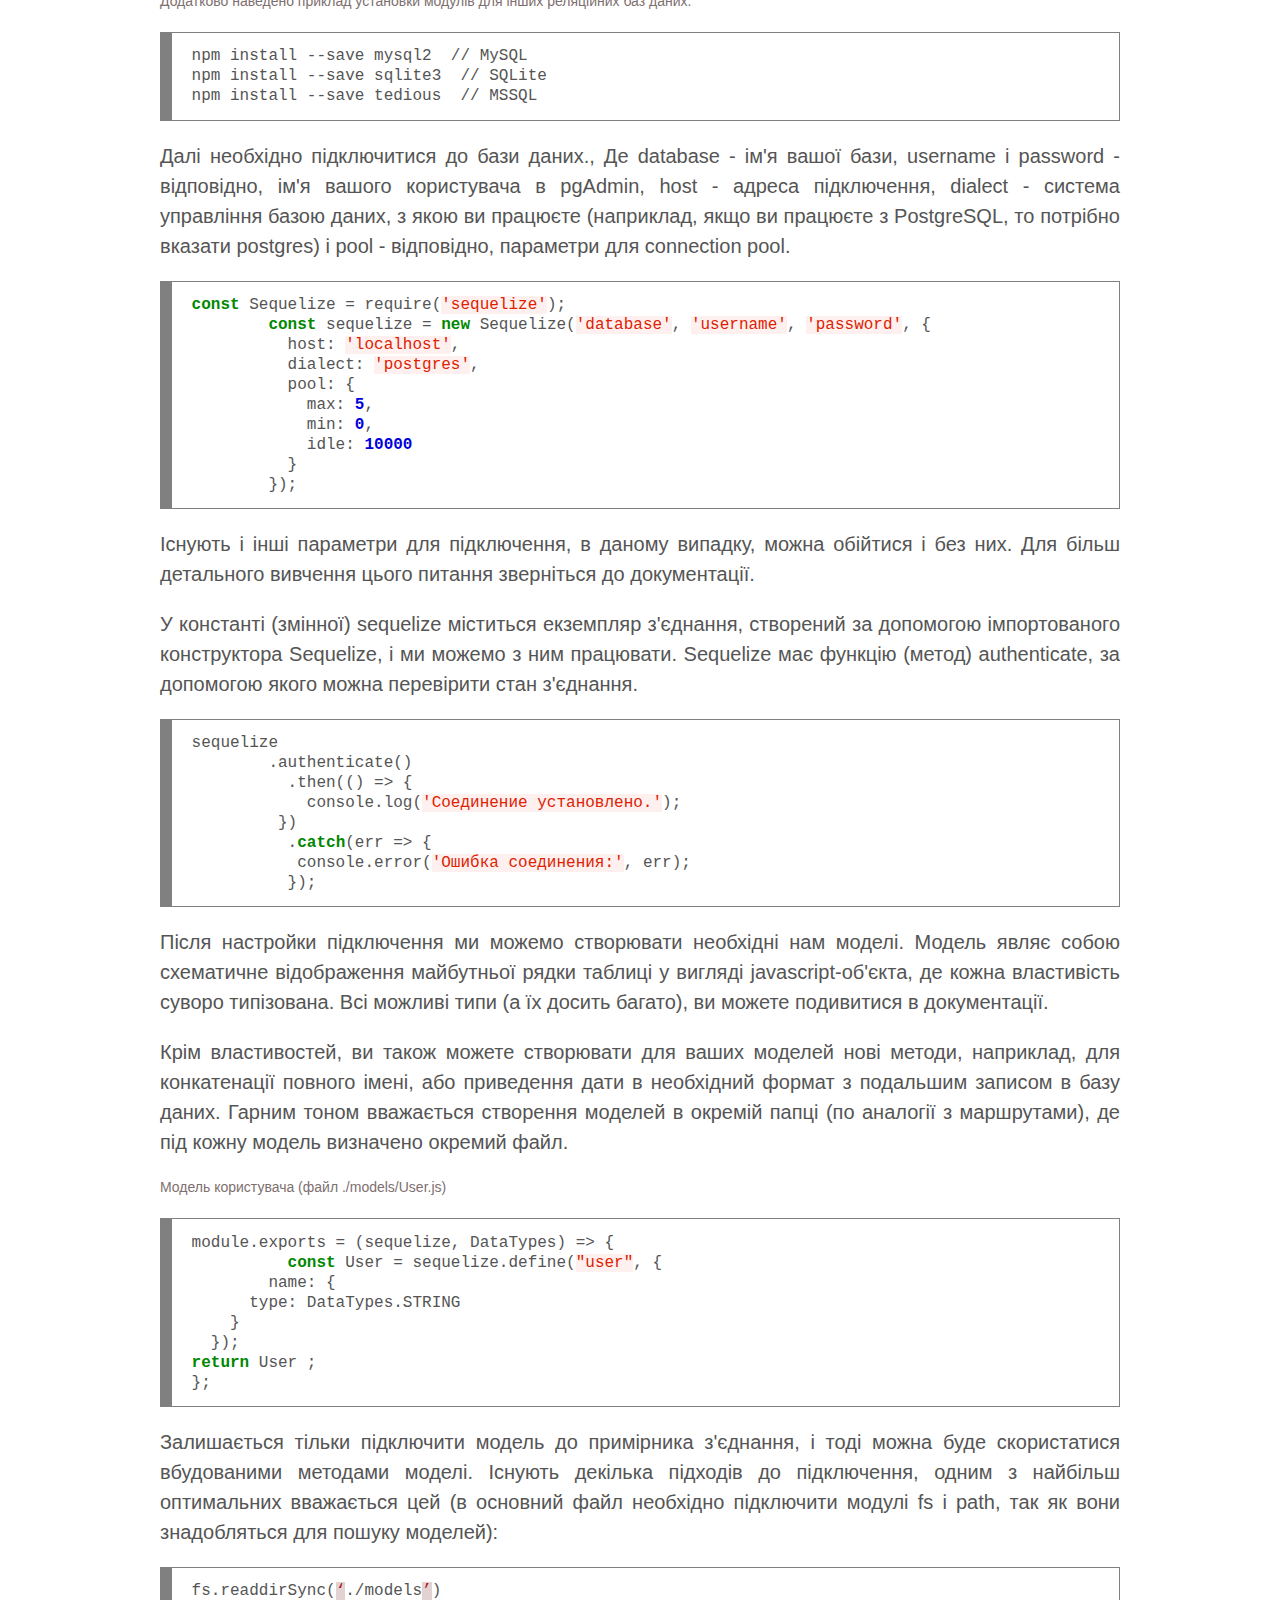
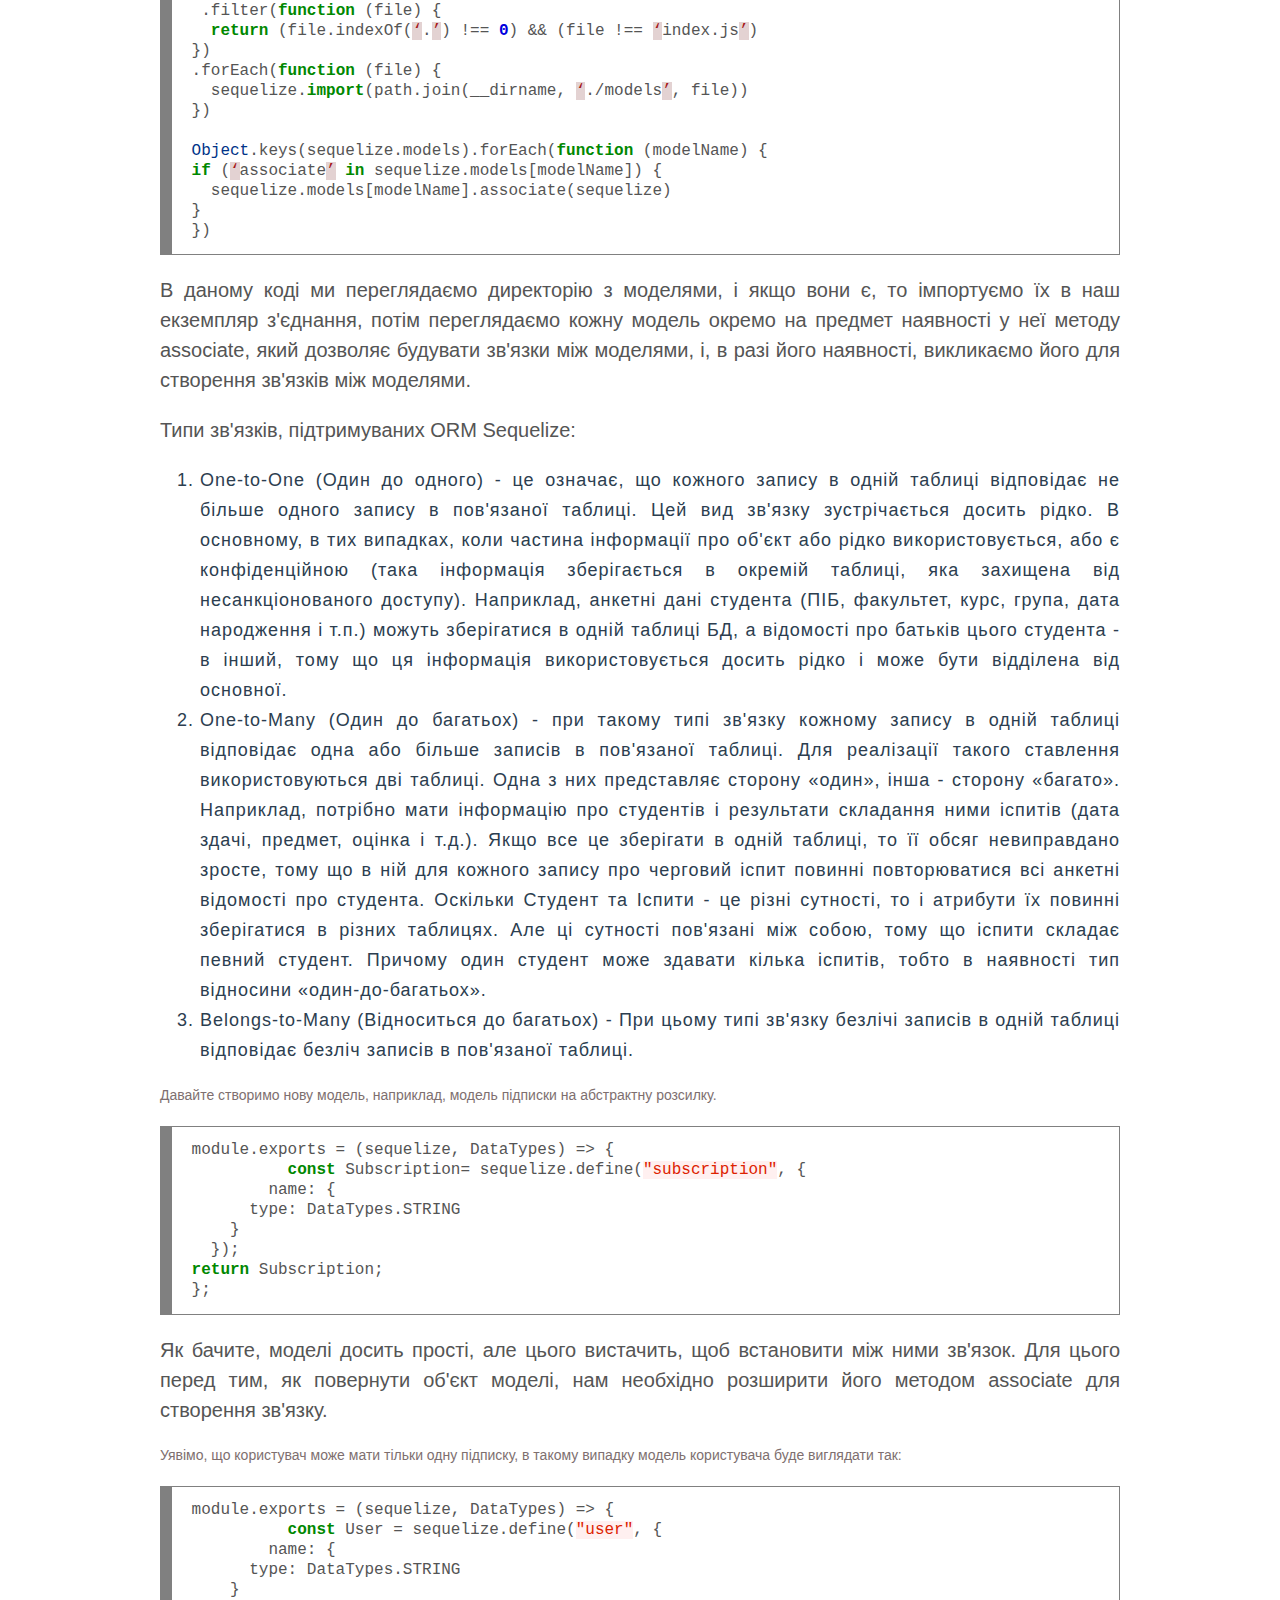
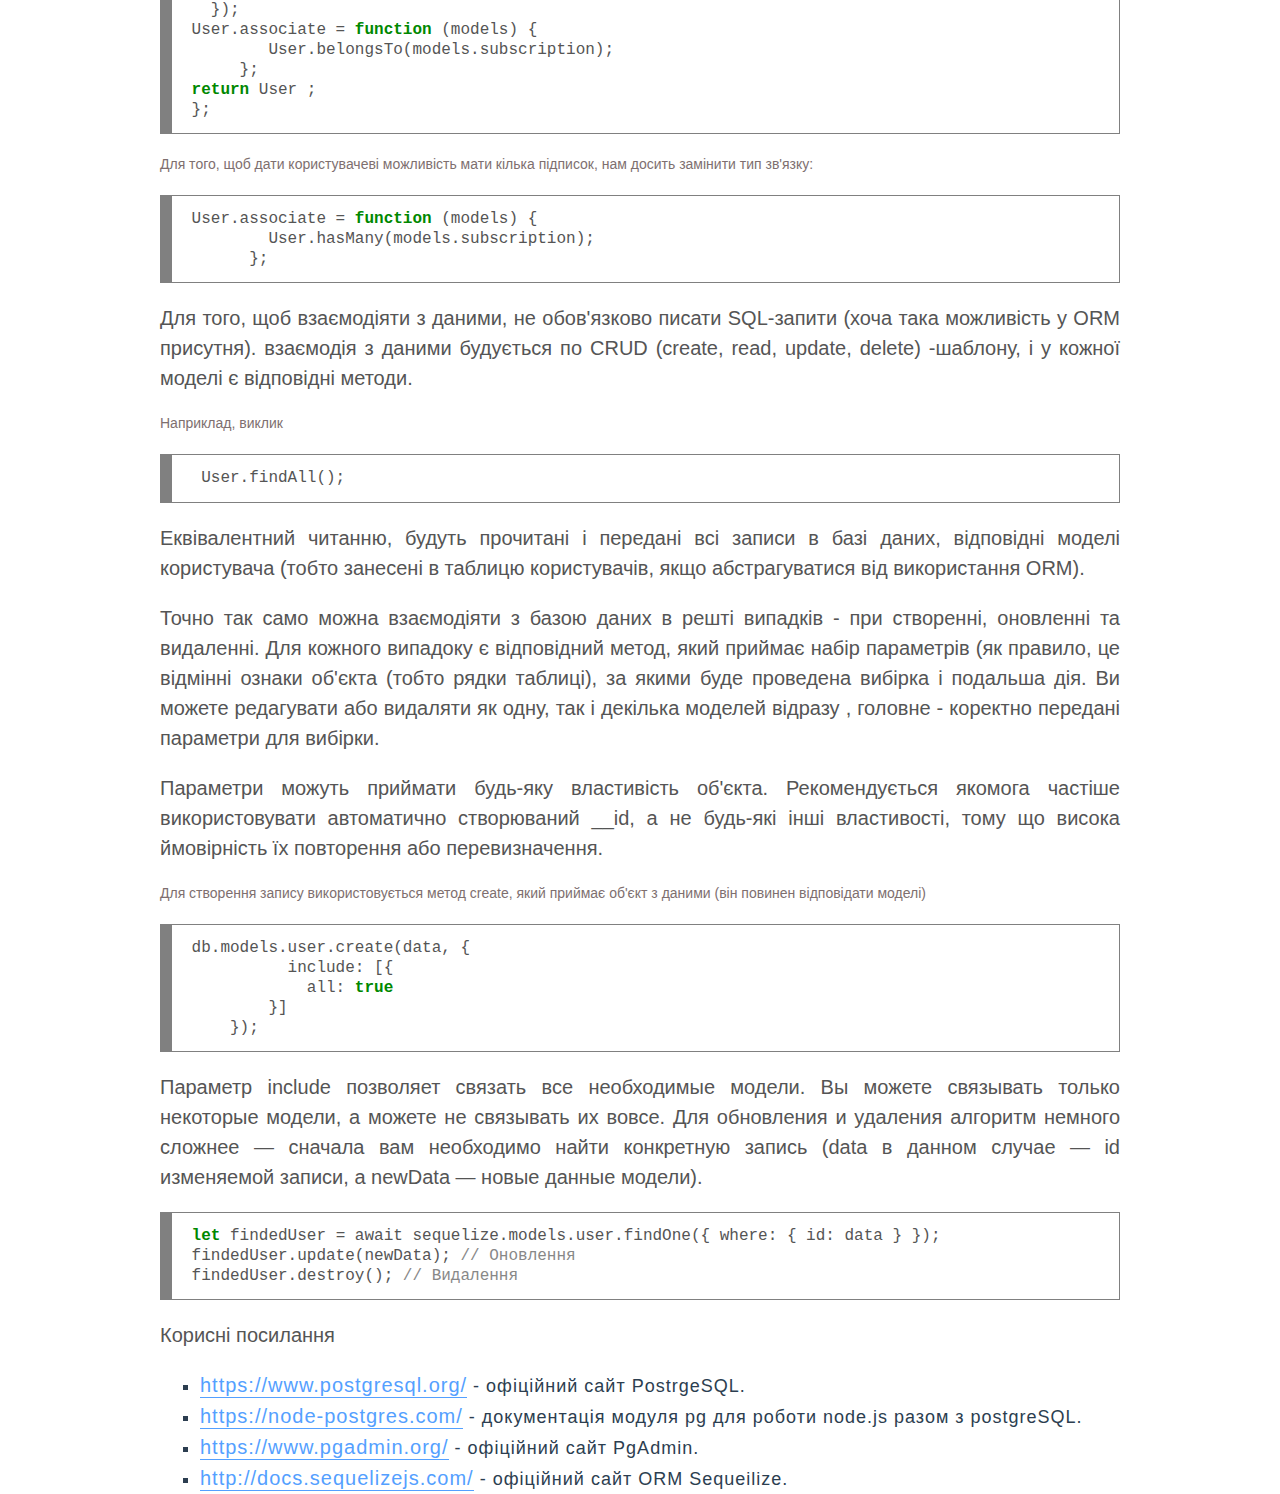
<file: chapter-7/index.html>
<!DOCTYPE html>
<html lang="en">
  <head>
    <meta charset="UTF-8" />
    <meta name="viewport" content="width=device-width, initial-scale=1.0" />
    <meta http-equiv="X-UA-Compatible" content="ie=edge" />
    <title>PostgreSQL та ORM Sequelize</title>
    <link rel="stylesheet" href="../styles.css" />
  </head>
  <body>
    <div class="container">
      <h1>PostgreSQL та ORM Sequelize</h1>
      <h2>База даних</h2>
      <p>
        <strong>База даних</strong> - це інформаційна модель, що дозволяє
        упорядковано зберігати дані про групу об'єктів, що володіють однаковим
        набором властивостей.
      </p>
      <p>
        Створюючи базу даних, користувач прагне впорядкувати інформацію за
        різними ознаками і швидко робити вибірку з довільним поєднанням ознак.
        При цьому дуже важливо вибрати правильну модель даних. Модель даних - це
        формалізоване представлення основних категорій сприйняття реального
        світу, представлених його об'єктами, зв'язками, властивостями, а також
        їх взаємодіями. Інформація в базах даних зберігається в упорядкованому
        вигляді. Групу пов'язаних між собою елементів даних називають зазвичай
        записом.
      </p>
      <p>
        Як приклад найпростіших БД можна назвати телефонний довідник, розклад
        руху поїздів, відомості про співробітників підприємства, список цін на
        товари, алфавітний або предметний каталог книг в бібліотеці, словник
        іншомовних слів, результати здачі сесії студентами, каталог
        відеозаписів, список кулінарних рецептів, каталог товарів (Прайс лист).
      </p>
      <p>
        <strong>Головна перевага електронних БД</strong> - можливість швидкого
        пошуку і відбору інформації, а також проста генерація (створення) звіту
        за заданою формою. Наприклад, за номерами залікових книжок легко
        визначити прізвища студентів або на прізвище письменника скласти список
        його творів.
      </p>
      <p>
        В сучасних умовах найбільш широке застосування в розробці програмного
        забезпечення знаходили реляційні і нереляційні бази даних. Останнім
        часом з'явилося багато нереляційних баз даних. Це говорить про те, що
        якщо вам потрібна практично необмежена масштабованість на вимогу, вам
        потрібна нереляційних база даних.
      </p>
      <p>
        Але варто також відзначити одну важливу обставину - реляційні бази даних
        існують вже близько 30 років. За цей час спалахувало кілька революцій,
        які повинні були покласти край реляційним сховищам. Звичайно, жодна з
        цих революцій не відбулася, і жодна з них ні на йоту не похитнула
        позиції реляційних БД.
      </p>
      <h2>Реляційні бази даних</h2>
      <p>
        <strong>Реляційна база даних</strong> - це сукупність відносин, що
        містять всю інформацію, яка повинна зберігатися в БД. Однак користувачі
        можуть сприймати таку базу даних як сукупність таблиць. Слід зазначити:
      </p>
      <ul>
        <li>
          Кожна таблиця складається з однотипних рядків і має унікальне ім'я.
          Рядки мають фіксоване число полів (стовпців) і значень (множинні поля
          і повторювані групи неприпустимі). Інакше кажучи, в кожній позиції
          таблиці на перетині рядка і стовпця завжди є в точності одне значення
          або нічого.
        </li>
        <li>
          Рядки таблиці обов'язково відрізняються один від одного хоча б одним
          значенням, що дозволяє однозначно ідентифікувати будь-який рядок такої
          таблиці.
        </li>
        <li>
          Стовпчикам таблиці однозначно присвоюються імена, і в кожному з них
          розміщуються однорідні значення даних (дати, прізвища, цілі числа або
          грошові суми).
        </li>
      </ul>
      <p>
        Говорячи про реляційні бази даних не можна не зупинитися на двох дуже
        важливих моментах:
      </p>
      <ol>
        <li>
          <strong>SQL</strong> (structured query language, мова структурованих
          запитів) - це мова програмування, яка застосовується для створення,
          модифікації та управління даними в реляційній базі даних, що керується
          відповідною системою управління базами даних.
        </li>
        <li>
          <strong>СУБД</strong> (система управління базою даних) - пакет
          програм, що забезпечують створення БД і організацію даних. СУБД
          дозволяють вводити, відбирати і редагувати дані. СУБД надають кошти
          для отримання даних за певним критерієм (вимогу, правилом). СУБД дають
          можливість кінцевим користувачам здійснювати безпосереднє управління
          даними, а програмістам і системним аналітикам швидко розробляти більш
          досконалі програмні засоби їх обробки.
        </li>
      </ol>
      <p>
        <strong>Повернемося до самої бази даних</strong>. Як ми вже говорили,
        реляційна база даних являє собою набір таблиць (сутностей). Таблиці
        складаються з колонок і рядків (кортежів). Всередині таблиць можуть бути
        визначені обмеження, між таблицями існують відносини. За допомогою SQL
        можна виконувати запити, які повертають набори даних, одержуваних з
        однієї або декількох таблиць. В рамках одного запиту дані виходять з
        декількох таблиць шляхом їх з'єднання (JOIN), найчастіше для з'єднання
        використовуються ті ж колонки, які визначають відносини між таблицями.
      </p>
      <p>
        Варто також відзначити, що реляційні бази даних неймовірно складні
        всередині. Наприклад, простий SELECT запит може мати сотні потенційних
        шляхів виконання, які оптимізатор оцінить безпосередньо під час
        виконання запиту. Все це приховано від користувачів, проте всередині
        система управління базою даних створює план виконання, що грунтується на
        речах начебто алгоритмів оцінки вартості і найкращим чином відповідає
        запиту.
      </p>
      <p>
        З цього випливає, що хоча реляційні бази даних і забезпечують найкращу
        суміш простоти, стійкості, гнучкості, продуктивності, масштабованості і
        сумісності, їх показники по кожному з цих пунктів не обов'язково вище,
        ніж у аналогічних систем, орієнтованих на якусь одну особливість. Це не
        було великою проблемою, оскільки загальне домінування реляційних систем
        управління базами даних переважало будь-які недоліки. Проте, якщо
        звичайні реляційні бази даних не відповідали потребам, завжди існували
        альтернативи.
      </p>
      <p>
        Реляційна модель баз даних гарантує атомарность, узгодженість,
        ізольованість, надійність (ACID) операції маніпулювання даними, що
        заважає забезпечити високу доступність і швидкодію в разі, коли дані
        розподілені серед кількох сервісів через їх значний обсяг. Для вирішення
        проблеми забезпечення високої швидкодії при розподіленому способі
        зберігання інформації був розроблений спеціальний різновид баз даних
        NoSQL (Not only SQL). Більш докладно вони будуть розглянуті в наступному
        розділі.
      </p>
      <h2>PostgreSQL</h2>
      <div class="img_container">
        <img src="../images/chapter-7/1.png" alt="Картинка" />
      </div>

      <p>
        <strong>PostgreSQL</strong> - це об'єктно-реляційна система управління
        базами даних, заснована на POSTGRES, Version 4.2 - програмою,
        розробленою на факультеті комп'ютерних наук Каліфорнійського
        університету в Берклі. У POSTGRES з'явилося безліч нововведень, які були
        реалізовані в деяких комерційних системах управління базами даних
        набагато пізніше. Вона підтримує більшу частину стандарту SQL і пропонує
        безліч сучасних функцій:
      </p>
      <ul>
        <li>складні запити</li>
        <li>зовнішні ключі</li>
        <li>тригери</li>
        <li>змінювані уявлення</li>
        <li>транзакційна цілісність</li>
        <li>Багатоверсійність</li>
      </ul>
      <p>
        Крім того, користувачі можуть всіляко розширювати можливості PostgreSQL,
        наприклад створюючи свої типи даних, функції, оператори, агрегатні
        функції, методи індексування, процедурні мови. А завдяки вільній
        ліцензії, PostgreSQL дозволяється безкоштовно використовувати, змінювати
        і поширювати всім і для будь-яких цілей - особистих, комерційних чи
        навчальних.
      </p>
      <p>
        Завантажити та встановити PostgreSQL ви можете з офіційного сайту -
        <a href="https://www.postgresql.org/download/"
          >https://www.postgresql.org/download/</a
        >.
      </p>
      <p>
        Також рекомендується завантажити та встановити безкоштовний
        інструмент-інтерфейс для роботи з PostgreSQL - PgAdmin -
        <a href="https://www.pgadmin.org/download/"
          >https://www.pgadmin.org/download/</a
        >. Після установки вам буде потрібно ввести пароль, запам'ятайте його,
        він стане в нагоді для підключення до локального сервера.
      </p>
      <p>
        Так само для роботи зв'язки node.js і postgreSQL вам знадобиться
        встановлюється модуль pg (документація
        <a href="https://node-postgres.com/">https://node-postgres.com/</a>).
      </p>
      <!-- HTML generated using hilite.me -->
      <div
        style="background: #ffffff; overflow:auto;width:auto;border:solid gray;border-width:.1em .1em .1em .8em;padding:.2em .6em;"
      >
        <pre style="margin: 0; line-height: 125%">
npm install --save pg
  </pre
        >
      </div>
      <p class="label">
        Тепер ви можете налаштувати підключення до бази даних.
      </p>
      <!-- HTML generated using hilite.me -->
      <div
        style="background: #ffffff; overflow:auto;width:auto;border:solid gray;border-width:.1em .1em .1em .8em;padding:.2em .6em;"
      >
        <pre
          style="margin: 0; line-height: 125%"
        ><span style="color: #008800; font-weight: bold">const</span> { Client } = require(<span style="color: #dd2200; background-color: #fff0f0">&#39;pg&#39;</span>);

	<span style="color: #008800; font-weight: bold">const</span> db = <span style="color: #008800; font-weight: bold">new</span> Client({
	  user: <span style="color: #dd2200; background-color: #fff0f0">&#39;postgres&#39;</span>,
	  host: <span style="color: #dd2200; background-color: #fff0f0">&#39;localhost&#39;</span>,
	  database: <span style="color: #dd2200; background-color: #fff0f0">&#39;webinar&#39;</span>,
	  password: <span style="color: #dd2200; background-color: #fff0f0">&#39;1234&#39;</span>,
	  port: <span style="color: #0000DD; font-weight: bold">5432</span>
	});
	db.connect();

	db.query(<span style="color: #dd2200; background-color: #fff0f0">&#39;SELECT NOW()&#39;</span>, (err, res) =&gt; {
	  console.log(err, res);
	  db.end();
	});
</pre>
      </div>
      <p class="label">
        Той же приклад з використанням синтаксису async \ await.
      </p>
      <!-- HTML generated using hilite.me -->
      <div
        style="background: #ffffff; overflow:auto;width:auto;border:solid gray;border-width:.1em .1em .1em .8em;padding:.2em .6em;"
      >
        <pre
          style="margin: 0; line-height: 125%"
        ><span style="color: #008800; font-weight: bold">const</span> { Client } = require(<span style="color: #dd2200; background-color: #fff0f0">&#39;pg&#39;</span>)
  <span style="color: #008800; font-weight: bold">const</span> db = <span style="color: #008800; font-weight: bold">new</span> Client({
    user: <span style="color: #dd2200; background-color: #fff0f0">&#39;postgres&#39;</span>,
    host: <span style="color: #dd2200; background-color: #fff0f0">&#39;localhost&#39;</span>,
    database: <span style="color: #dd2200; background-color: #fff0f0">&#39;webinar&#39;</span>,
    password: <span style="color: #dd2200; background-color: #fff0f0">&#39;1234&#39;</span>,
    port: <span style="color: #0000DD; font-weight: bold">5432</span>,
});
async <span style="color: #008800; font-weight: bold">function</span> connect() {
    await db.connect();
    <span style="color: #008800; font-weight: bold">const</span> res = await db.query(<span style="color: #dd2200; background-color: #fff0f0">&#39;SELECT NOW()&#39;</span>);
    await db.end();
};

connect();
</pre>
      </div>
      <p>
        Гарним тоном вважається винесення параметрів підключення до бази даних в
        окремий конфігураційний файл. Цей момент ми розглянемо трохи пізніше.
      </p>
      <p>
        Модуль pg надає нам не найбільше API для взаємодії з базою даних, але
        цілком достатнє для того, щоб реалізовувати речі будь-якої складності за
        рахунок гнучкості мови SQL.
      </p>
      <p>
        Таким способом ми можемо створити Connection Pool, який вигідно
        відрізняється від класичного підключення (докладніше трохи нижче).
      </p>
      <!-- HTML generated using hilite.me -->
      <div
        style="background: #ffffff; overflow:auto;width:auto;border:solid gray;border-width:.1em .1em .1em .8em;padding:.2em .6em;"
      >
        <pre
          style="margin: 0; line-height: 125%"
        ><span style="color: #008800; font-weight: bold">const</span> { Pool } = require(<span style="color: #dd2200; background-color: #fff0f0">&#39;pg&#39;</span>);
	<span style="color: #008800; font-weight: bold">const</span> pool = <span style="color: #008800; font-weight: bold">new</span> Pool();
<span style="color: #a61717; background-color: #e3d2d2">Классическое</span> <span style="color: #a61717; background-color: #e3d2d2">подключение</span>. 
<span style="color: #008800; font-weight: bold">const</span> { Client } = require(<span style="color: #dd2200; background-color: #fff0f0">&#39;pg&#39;</span>);
	<span style="color: #008800; font-weight: bold">const</span> client = <span style="color: #008800; font-weight: bold">new</span> Client();
</pre>
      </div>
      <p>
        Клієнт і пулл володіють практично ідентичним API. Вони можуть реагувати
        на деякі події, наприклад, підключення \ закриття доступу окремим
        користувачам, обробляти помилки т т.д. Так само вони обидва мають метод
        query - основний метод модуля, який приймає рядок з SQL-кодом. За
        допомогою цього методу і будується практично вся робота з базою даних.
      </p>
      <p>
        Також варто відзначити, що в коді вище у змінній res міститься результат
        роботи методу query, який повертає новий екземпляр класу pg.Result
      </p>
      <h2>Connection Pool</h2>
      <p>
        Переважна більшість сучасних веб-додатків використовує бази даних для
        зберігання інформації. Додаток може обмінюватися інформацією з базою
        даних, використовуючи з'єднання (database connection). Якщо створювати
        при кожному зверненні до БД, виходить програш в часі: виконання
        транзакції може зайняти кілька мілісекунд, в той час як на створення
        з'єднання може піти до кількох секунд.
      </p>
      <p>
        З іншого боку, можна створити одне-єдине з'єднання (наприклад,
        використовуючи шаблон "Singleton") і звертатися до бази даних тільки
        через нього. Але це рішення може спричинити проблеми, в разі високого
        навантаження: якщо одночасно сто користувачів спробує отримати доступ до
        бази даних використовуючи одне з'єднання, утворюється черга, що також
        згубно позначається на продуктивності додатка.
      </p>
      <p>
        <strong>Database Connection Pool (dbcp)</strong> - це спосіб вирішення
        викладеної вище проблеми. Він має на увазі, що в нашому розпорядженні є
        деякий набір ( «пул») з'єднань до бази даних. Коли новий користувач
        запитує доступ до БД, йому видається вже відкрите з'єднання з цього
        пулу. Якщо все відкриті з'єднання вже зайняті, створюється нове. Як
        тільки користувач звільняє одне з уже існуючих з'єднань, воно стає
        доступно для інших користувачів. Якщо з'єднання довго не
        використовується, воно закривається.
      </p>
      <h2>Object-Relational Mapping (ORM)</h2>
      <p>
        <strong>Object-Relational Mapping</strong> (ORM, об'єктно-реляційне
        відображення, або перетворення) - технологія програмування, яка зв'язує
        бази даних з концепціями об'єктно-орієнтованих мов програмування,
        створюючи «віртуальну об'єктну базу даних».
      </p>
      <p>
        Для ORM є одне дуже важливе завдання - необхідно забезпечити роботу з
        даними в термінах класів, а не таблиць даних і в той же час, перетворити
        терміни і дані класів в дані, придатні для зберігання в системах
        управління базами даних. Необхідно також забезпечити інтерфейс для
        CRUD-операцій над даними. Загалом, необхідно позбутися від необхідності
        писати SQL-код для взаємодії в системах управління базами даних. Грубо
        кажучи, ORM дозволяють працювати з даними, як зі звичайним
        javascript-об'єктом, у якого є власні властивості і методи для взаємодії
        з базами даних.
      </p>
      <p>
        Деякі реалізації ORM автоматично синхронізують завантажені в пам'ять
        об'єкти з базою даних. Для того щоб це було можливим, після створення
        об'єкт-в-SQL-перетворюючого SQL-запиту (класу, що реалізує зв'язок з DB)
        отримані дані копіюються в поля об'єкта, як у всіх інших реалізаціях
        ORM. Після цього об'єкт повинен стежити за змінами цих значень і
        записувати їх в базу даних.
      </p>
      <p>
        З точки зору програміста система повинна виглядати як постійне сховище
        об'єктів. Він може просто створювати об'єкти і працювати з ними як
        зазвичай, а вони автоматично будуть зберігатися в реляційній базі даних.
      </p>
      <p>
        На практиці все не так просто та очевидно. Всі системи ORM зазвичай
        виявляють себе в тому чи іншому вигляді, зменшуючи в деякому роді
        можливість ігнорування бази даних. Більш того, шар транзакцій може бути
        повільним і неефективним (особливо в термінах згенерованого SQL). Все це
        може привести до того, що програми будуть працювати повільніше і
        використовувати більше пам'яті, ніж програми, написані «вручну».
      </p>
      <p>
        Але ORM позбавляє програміста від написання великої кількості коду,
        часто одноманітного і схильного до помилок, тим самим значно підвищуючи
        швидкість розробки. Крім того, більшість сучасних реалізацій ORM
        дозволяють програмісту при необхідності самому жорстко поставити код
        SQL-запитів, який буде використовуватися при тих чи інших діях
        (збереження в базу даних, завантаження, пошук і т. Д.) з постійним
        об'єктом.
      </p>
      <h2>Sequelize</h2>
      <div class="img_container">
        <img src="../images/chapter-7/2.png" alt="Картинка2" />
      </div>

      <p>
        <strong>Бібліотека Sequelize</strong> - це Node.js ORM система для
        роботи з такими базами даних, як PostgreSQL, MySQL, SQLite і MSSQL.
        Давайте почнемо працювати з Sequelize. Нам потрібно встановити дану
        бібліотеку.
      </p>
      <!-- HTML generated using hilite.me -->
      <div
        style="background: #ffffff; overflow:auto;width:auto;border:solid gray;border-width:.1em .1em .1em .8em;padding:.2em .6em;"
      >
        <pre style="margin: 0; line-height: 125%">
npm install --save sequelize
</pre
        >
      </div>
      <p class="label">
        Після цього потрібно встановити одну з бібліотек. Наприклад, якщо ви
        хочете працювати з PostgreSQL, то потрібно встановити pg-hstore.
        PostgreSQL, pg можна не встановлювати знову, якщо він вже був
        встановлений в результаті вашої роботи.
      </p>
      <!-- HTML generated using hilite.me -->
      <div
        style="background: #ffffff; overflow:auto;width:auto;border:solid gray;border-width:.1em .1em .1em .8em;padding:.2em .6em;"
      >
        <pre style="margin: 0; line-height: 125%">
npm install --save pg pg-hstore 
</pre
        >
      </div>

      <p class="label">
        Додатково наведено приклад установки модулів для інших реляційних баз
        даних.
      </p>
      <!-- HTML generated using hilite.me -->
      <div
        style="background: #ffffff; overflow:auto;width:auto;border:solid gray;border-width:.1em .1em .1em .8em;padding:.2em .6em;"
      >
        <pre style="margin: 0; line-height: 125%">
npm install --save mysql2  // MySQL
npm install --save sqlite3  // SQLite
npm install --save tedious  // MSSQL
</pre
        >
      </div>
      <p>
        Далі необхідно підключитися до бази даних., Де database - ім'я вашої
        бази, username і password - відповідно, ім'я вашого користувача в
        pgAdmin, host - адреса підключення, dialect - система управління базою
        даних, з якою ви працюєте (наприклад, якщо ви працюєте з PostgreSQL, то
        потрібно вказати postgres) і pool - відповідно, параметри для connection
        pool.
      </p>
      <!-- HTML generated using hilite.me -->
      <div
        style="background: #ffffff; overflow:auto;width:auto;border:solid gray;border-width:.1em .1em .1em .8em;padding:.2em .6em;"
      >
        <pre
          style="margin: 0; line-height: 125%"
        ><span style="color: #008800; font-weight: bold">const</span> Sequelize = require(<span style="color: #dd2200; background-color: #fff0f0">&#39;sequelize&#39;</span>);
	<span style="color: #008800; font-weight: bold">const</span> sequelize = <span style="color: #008800; font-weight: bold">new</span> Sequelize(<span style="color: #dd2200; background-color: #fff0f0">&#39;database&#39;</span>, <span style="color: #dd2200; background-color: #fff0f0">&#39;username&#39;</span>, <span style="color: #dd2200; background-color: #fff0f0">&#39;password&#39;</span>, {
	  host: <span style="color: #dd2200; background-color: #fff0f0">&#39;localhost&#39;</span>,
	  dialect: <span style="color: #dd2200; background-color: #fff0f0">&#39;postgres&#39;</span>,
	  pool: {
	    max: <span style="color: #0000DD; font-weight: bold">5</span>,
	    min: <span style="color: #0000DD; font-weight: bold">0</span>,
	    idle: <span style="color: #0000DD; font-weight: bold">10000</span>
	  }
	});
</pre>
      </div>

      <p>
        Існують і інші параметри для підключення, в даному випадку, можна
        обійтися і без них. Для більш детального вивчення цього питання
        зверніться до документації.
      </p>
      <p>
        У константі (змінної) sequelize міститься екземпляр з'єднання, створений
        за допомогою імпортованого конструктора Sequelize, і ми можемо з ним
        працювати. Sequelize має функцію (метод) authenticate, за допомогою
        якого можна перевірити стан з'єднання.
      </p>
      <!-- HTML generated using hilite.me -->
      <div
        style="background: #ffffff; overflow:auto;width:auto;border:solid gray;border-width:.1em .1em .1em .8em;padding:.2em .6em;"
      >
        <pre style="margin: 0; line-height: 125%">sequelize
  	.authenticate()
	  .then(() =&gt; {
	    console.log(<span style="color: #dd2200; background-color: #fff0f0">&#39;Соединение установлено.&#39;</span>);
 	 })
	  .<span style="color: #008800; font-weight: bold">catch</span>(err =&gt; {
 	   console.error(<span style="color: #dd2200; background-color: #fff0f0">&#39;Ошибка соединения:&#39;</span>, err);
	  });
</pre>
      </div>
      <p>
        Після настройки підключення ми можемо створювати необхідні нам моделі.
        Модель являє собою схематичне відображення майбутньої рядки таблиці у
        вигляді javascript-об'єкта, де кожна властивість суворо типізована. Всі
        можливі типи (а їх досить багато), ви можете подивитися в документації.
      </p>
      <p>
        Крім властивостей, ви також можете створювати для ваших моделей нові
        методи, наприклад, для конкатенації повного імені, або приведення дати в
        необхідний формат з подальшим записом в базу даних. Гарним тоном
        вважається створення моделей в окремій папці (по аналогії з маршрутами),
        де під кожну модель визначено окремий файл.
      </p>
      <p class="label">Модель користувача (файл ./models/User.js)</p>
      <!-- HTML generated using hilite.me -->
      <div
        style="background: #ffffff; overflow:auto;width:auto;border:solid gray;border-width:.1em .1em .1em .8em;padding:.2em .6em;"
      >
        <pre
          style="margin: 0; line-height: 125%"
        >module.exports = (sequelize, DataTypes) =&gt; {
  	  <span style="color: #008800; font-weight: bold">const</span> User = sequelize.define(<span style="color: #dd2200; background-color: #fff0f0">&quot;user&quot;</span>, {
        name: {
      type: DataTypes.STRING
    }
  });
<span style="color: #008800; font-weight: bold">return</span> User ;
};
</pre>
      </div>
      <p>
        Залишається тільки підключити модель до примірника з'єднання, і тоді
        можна буде скористатися вбудованими методами моделі. Існують декілька
        підходів до підключення, одним з найбільш оптимальних вважається цей (в
        основний файл необхідно підключити модулі fs і path, так як вони
        знадобляться для пошуку моделей):
      </p>
      <!-- HTML generated using hilite.me -->
      <div
        style="background: #ffffff; overflow:auto;width:auto;border:solid gray;border-width:.1em .1em .1em .8em;padding:.2em .6em;"
      >
        <pre
          style="margin: 0; line-height: 125%"
        >fs.readdirSync(<span style="color: #a61717; background-color: #e3d2d2">‘</span>./models<span style="color: #a61717; background-color: #e3d2d2">’</span>)
 .filter(<span style="color: #008800; font-weight: bold">function</span> (file) {
  <span style="color: #008800; font-weight: bold">return</span> (file.indexOf(<span style="color: #a61717; background-color: #e3d2d2">‘</span>.<span style="color: #a61717; background-color: #e3d2d2">’</span>) !== <span style="color: #0000DD; font-weight: bold">0</span>) &amp;&amp; (file !== <span style="color: #a61717; background-color: #e3d2d2">‘</span>index.js<span style="color: #a61717; background-color: #e3d2d2">’</span>)
})
.forEach(<span style="color: #008800; font-weight: bold">function</span> (file) {
  sequelize.<span style="color: #008800; font-weight: bold">import</span>(path.join(__dirname, <span style="color: #a61717; background-color: #e3d2d2">‘</span>./models<span style="color: #a61717; background-color: #e3d2d2">’</span>, file))
})

<span style="color: #003388">Object</span>.keys(sequelize.models).forEach(<span style="color: #008800; font-weight: bold">function</span> (modelName) {
<span style="color: #008800; font-weight: bold">if</span> (<span style="color: #a61717; background-color: #e3d2d2">‘</span>associate<span style="color: #a61717; background-color: #e3d2d2">’</span> <span style="color: #008800; font-weight: bold">in</span> sequelize.models[modelName]) {
  sequelize.models[modelName].associate(sequelize)
}
})
</pre>
      </div>
      <p>
        В даному коді ми переглядаємо директорію з моделями, і якщо вони є, то
        імпортуємо їх в наш екземпляр з'єднання, потім переглядаємо кожну модель
        окремо на предмет наявності у неї методу associate, який дозволяє
        будувати зв'язки між моделями, і, в разі його наявності, викликаємо його
        для створення зв'язків між моделями.
      </p>
      <p><strong>Типи зв'язків, підтримуваних ORM Sequelize:</strong></p>
      <ol>
        <li>
          <strong>One-to-One</strong> (Один до одного) - це означає, що кожного
          запису в одній таблиці відповідає не більше одного запису в пов'язаної
          таблиці. Цей вид зв'язку зустрічається досить рідко. В основному, в
          тих випадках, коли частина інформації про об'єкт або рідко
          використовується, або є конфіденційною (така інформація зберігається в
          окремій таблиці, яка захищена від несанкціонованого доступу).
          Наприклад, анкетні дані студента (ПІБ, факультет, курс, група, дата
          народження і т.п.) можуть зберігатися в одній таблиці БД, а відомості
          про батьків цього студента - в інший, тому що ця інформація
          використовується досить рідко і може бути відділена від основної.
        </li>
        <li>
          <strong>One-to-Many</strong> (Один до багатьох) - при такому типі
          зв'язку кожному запису в одній таблиці відповідає одна або більше
          записів в пов'язаної таблиці. Для реалізації такого ставлення
          використовуються дві таблиці. Одна з них представляє сторону «один»,
          інша - сторону «багато». Наприклад, потрібно мати інформацію про
          студентів і результати складання ними іспитів (дата здачі, предмет,
          оцінка і т.д.). Якщо все це зберігати в одній таблиці, то її обсяг
          невиправдано зросте, тому що в ній для кожного запису про черговий
          іспит повинні повторюватися всі анкетні відомості про студента.
          Оскільки Студент та Іспити - це різні сутності, то і атрибути їх
          повинні зберігатися в різних таблицях. Але ці сутності пов'язані між
          собою, тому що іспити складає певний студент. Причому один студент
          може здавати кілька іспитів, тобто в наявності тип відносини
          «один-до-багатьох».
        </li>
        <li>
          <strong>Belongs-to-Many</strong> (Відноситься до багатьох) - При цьому
          типі зв'язку безлічі записів в одній таблиці відповідає безліч записів
          в пов'язаної таблиці.
        </li>
      </ol>
      <p class="label">
        Давайте створимо нову модель, наприклад, модель підписки на абстрактну
        розсилку.
      </p>
      <!-- HTML generated using hilite.me -->
      <div
        style="background: #ffffff; overflow:auto;width:auto;border:solid gray;border-width:.1em .1em .1em .8em;padding:.2em .6em;"
      >
        <pre
          style="margin: 0; line-height: 125%"
        >module.exports = (sequelize, DataTypes) =&gt; {
  	  <span style="color: #008800; font-weight: bold">const</span> Subscription= sequelize.define(<span style="color: #dd2200; background-color: #fff0f0">&quot;subscription&quot;</span>, {
        name: {
      type: DataTypes.STRING
    }
  });
<span style="color: #008800; font-weight: bold">return</span> Subscription;
};
</pre>
      </div>
      <p>
        Як бачите, моделі досить прості, але цього вистачить, щоб встановити між
        ними зв'язок. Для цього перед тим, як повернути об'єкт моделі, нам
        необхідно розширити його методом associate для створення зв'язку.
      </p>
      <p class="label">
        Уявімо, що користувач може мати тільки одну підписку, в такому випадку
        модель користувача буде виглядати так:
      </p>
      <!-- HTML generated using hilite.me -->
      <div
        style="background: #ffffff; overflow:auto;width:auto;border:solid gray;border-width:.1em .1em .1em .8em;padding:.2em .6em;"
      >
        <pre
          style="margin: 0; line-height: 125%"
        >module.exports = (sequelize, DataTypes) =&gt; {
  	  <span style="color: #008800; font-weight: bold">const</span> User = sequelize.define(<span style="color: #dd2200; background-color: #fff0f0">&quot;user&quot;</span>, {
        name: {
      type: DataTypes.STRING
    }
  });
User.associate = <span style="color: #008800; font-weight: bold">function</span> (models) {
        User.belongsTo(models.subscription);
     };
<span style="color: #008800; font-weight: bold">return</span> User ;
};
</pre>
      </div>
      <p class="label">
        Для того, щоб дати користувачеві можливість мати кілька підписок, нам
        досить замінити тип зв'язку:
      </p>
      <!-- HTML generated using hilite.me -->
      <div
        style="background: #ffffff; overflow:auto;width:auto;border:solid gray;border-width:.1em .1em .1em .8em;padding:.2em .6em;"
      >
        <pre
          style="margin: 0; line-height: 125%"
        >User.associate = <span style="color: #008800; font-weight: bold">function</span> (models) {
        User.hasMany(models.subscription);
      };
</pre>
      </div>
      <p>
        Для того, щоб взаємодіяти з даними, не обов'язково писати SQL-запити
        (хоча така можливість у ORM присутня). взаємодія з даними будується по
        CRUD (create, read, update, delete) -шаблону, і у кожної моделі є
        відповідні методи.
      </p>
      <p class="label">Наприклад, виклик</p>
      <!-- HTML generated using hilite.me -->
      <div
        style="background: #ffffff; overflow:auto;width:auto;border:solid gray;border-width:.1em .1em .1em .8em;padding:.2em .6em;"
      >
        <pre style="margin: 0; line-height: 125%">
 User.findAll();
</pre
        >
      </div>
      <p>
        Еквівалентний читанню, будуть прочитані і передані всі записи в базі
        даних, відповідні моделі користувача (тобто занесені в таблицю
        користувачів, якщо абстрагуватися від використання ORM).
      </p>
      <p>
        Точно так само можна взаємодіяти з базою даних в решті випадків - при
        створенні, оновленні та видаленні. Для кожного випадоку є відповідний
        метод, який приймає набір параметрів (як правило, це відмінні ознаки
        об'єкта (тобто рядки таблиці), за якими буде проведена вибірка і
        подальша дія. Ви можете редагувати або видаляти як одну, так і декілька
        моделей відразу , головне - коректно передані параметри для вибірки.
      </p>
      <p>
        Параметри можуть приймати будь-яку властивість об'єкта. Рекомендується
        якомога частіше використовувати автоматично створюваний __id, а не
        будь-які інші властивості, тому що висока ймовірність їх повторення або
        перевизначення.
      </p>
      <p class="label">
        Для створення запису використовується метод create, який приймає об'єкт
        з даними (він повинен відповідати моделі)
      </p>
      <!-- HTML generated using hilite.me -->
      <div
        style="background: #ffffff; overflow:auto;width:auto;border:solid gray;border-width:.1em .1em .1em .8em;padding:.2em .6em;"
      >
        <pre style="margin: 0; line-height: 125%">db.models.user.create(data, {
          include: [{
            all: <span style="color: #008800; font-weight: bold">true</span>
        }]
    });
</pre>
      </div>
      <p>
        Параметр include позволяет связать все необходимые модели. Вы можете
        связывать только некоторые модели, а можете не связывать их вовсе. Для
        обновления и удаления алгоритм немного сложнее — сначала вам необходимо
        найти конкретную запись (data в данном случае — id изменяемой записи, а
        newData — новые данные модели).
      </p>
      <!-- HTML generated using hilite.me -->
      <div
        style="background: #ffffff; overflow:auto;width:auto;border:solid gray;border-width:.1em .1em .1em .8em;padding:.2em .6em;"
      >
        <pre
          style="margin: 0; line-height: 125%"
        ><span style="color: #008800; font-weight: bold">let</span> findedUser = await sequelize.models.user.findOne({ where: { id: data } });
findedUser.update(newData); <span style="color: #888888">// Оновлення</span>
findedUser.destroy(); <span style="color: #888888">// Видалення</span>
</pre>
      </div>
      <p><strong>Корисні посилання</strong></p>
      <ul>
        <li>
          <a href="https://www.postgresql.org/">https://www.postgresql.org/</a>
          - офіційний сайт PostrgeSQL.
        </li>
        <li>
          <a href="https://node-postgres.com/">https://node-postgres.com/</a> -
          документація модуля pg для роботи node.js разом з postgreSQL.
        </li>
        <li>
          <a href="https://www.pgadmin.org/">https://www.pgadmin.org/</a> -
          офіційний сайт PgAdmin.
        </li>
        <li>
          <a href="http://docs.sequelizejs.com/"
            >http://docs.sequelizejs.com/</a
          >
          - офіційний сайт ORM Sequeilize.
        </li>
      </ul>
    </div>
  </body>
</html>
</file>
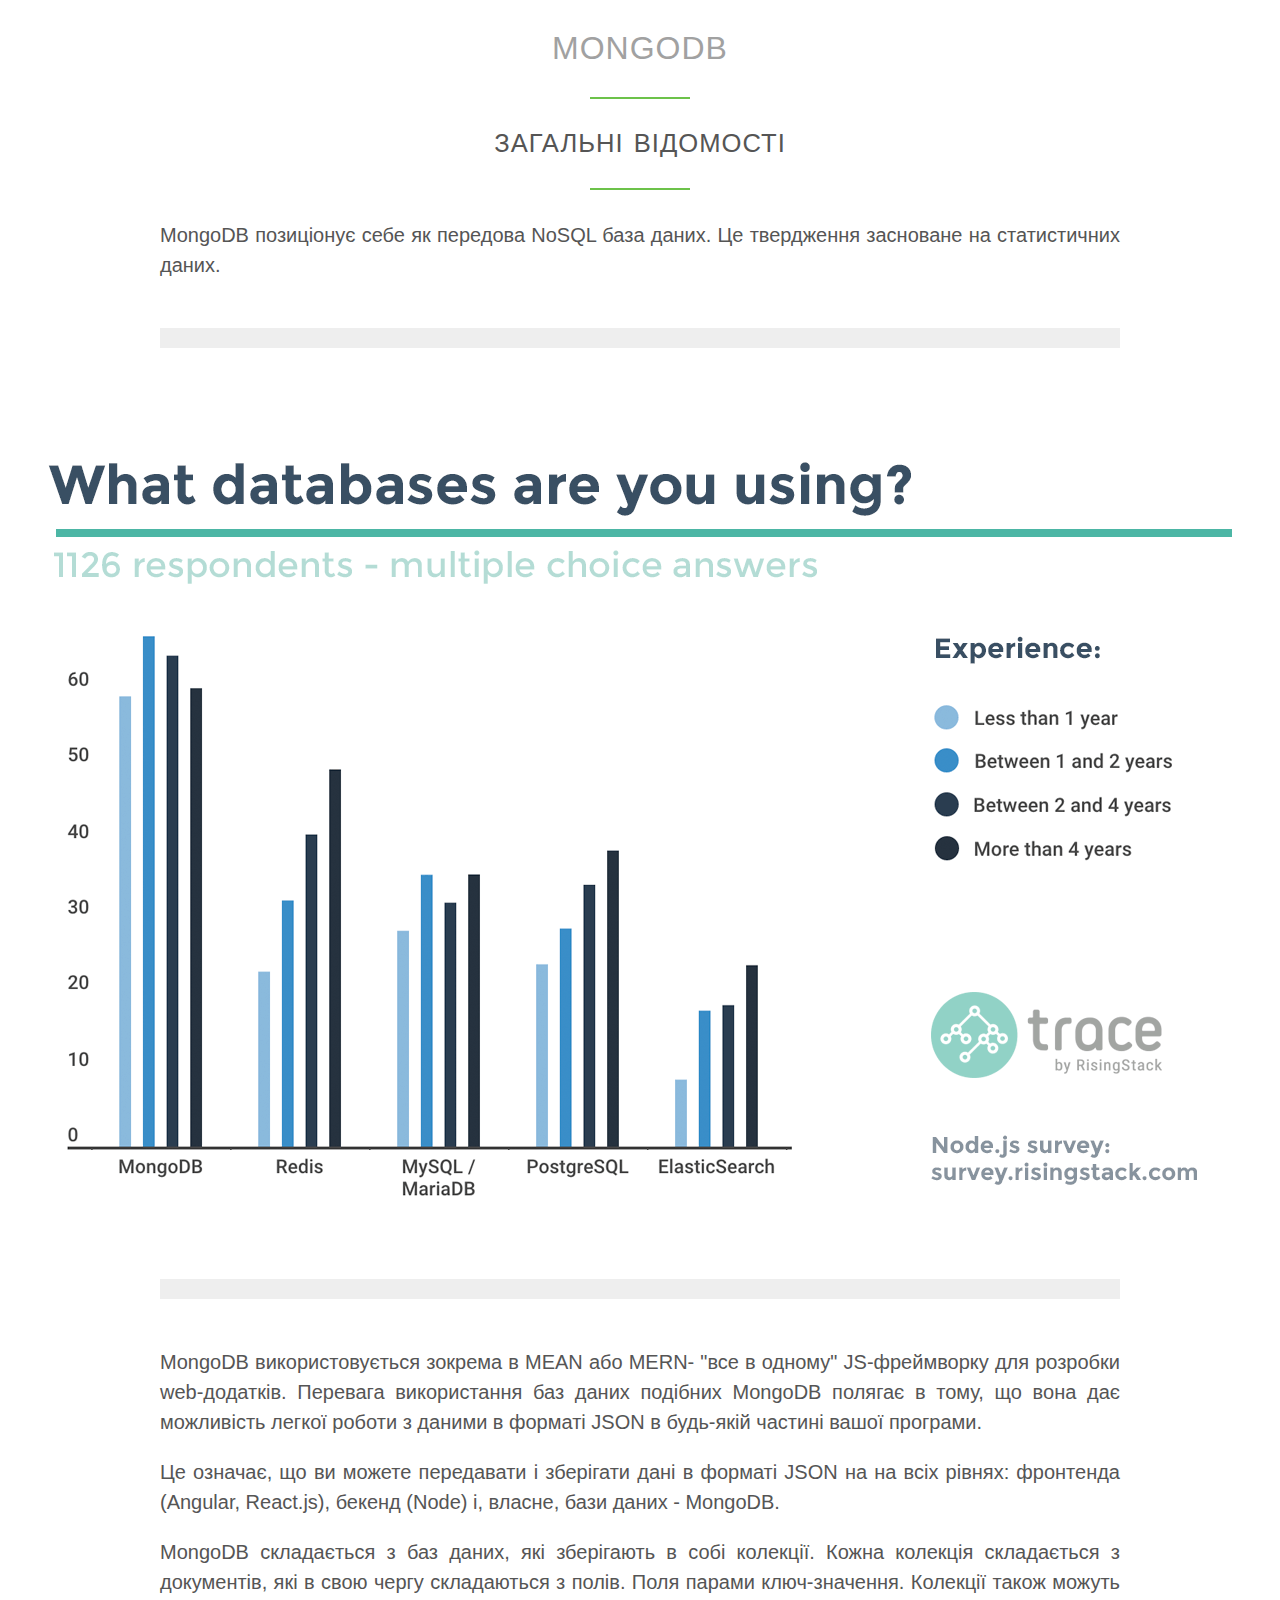
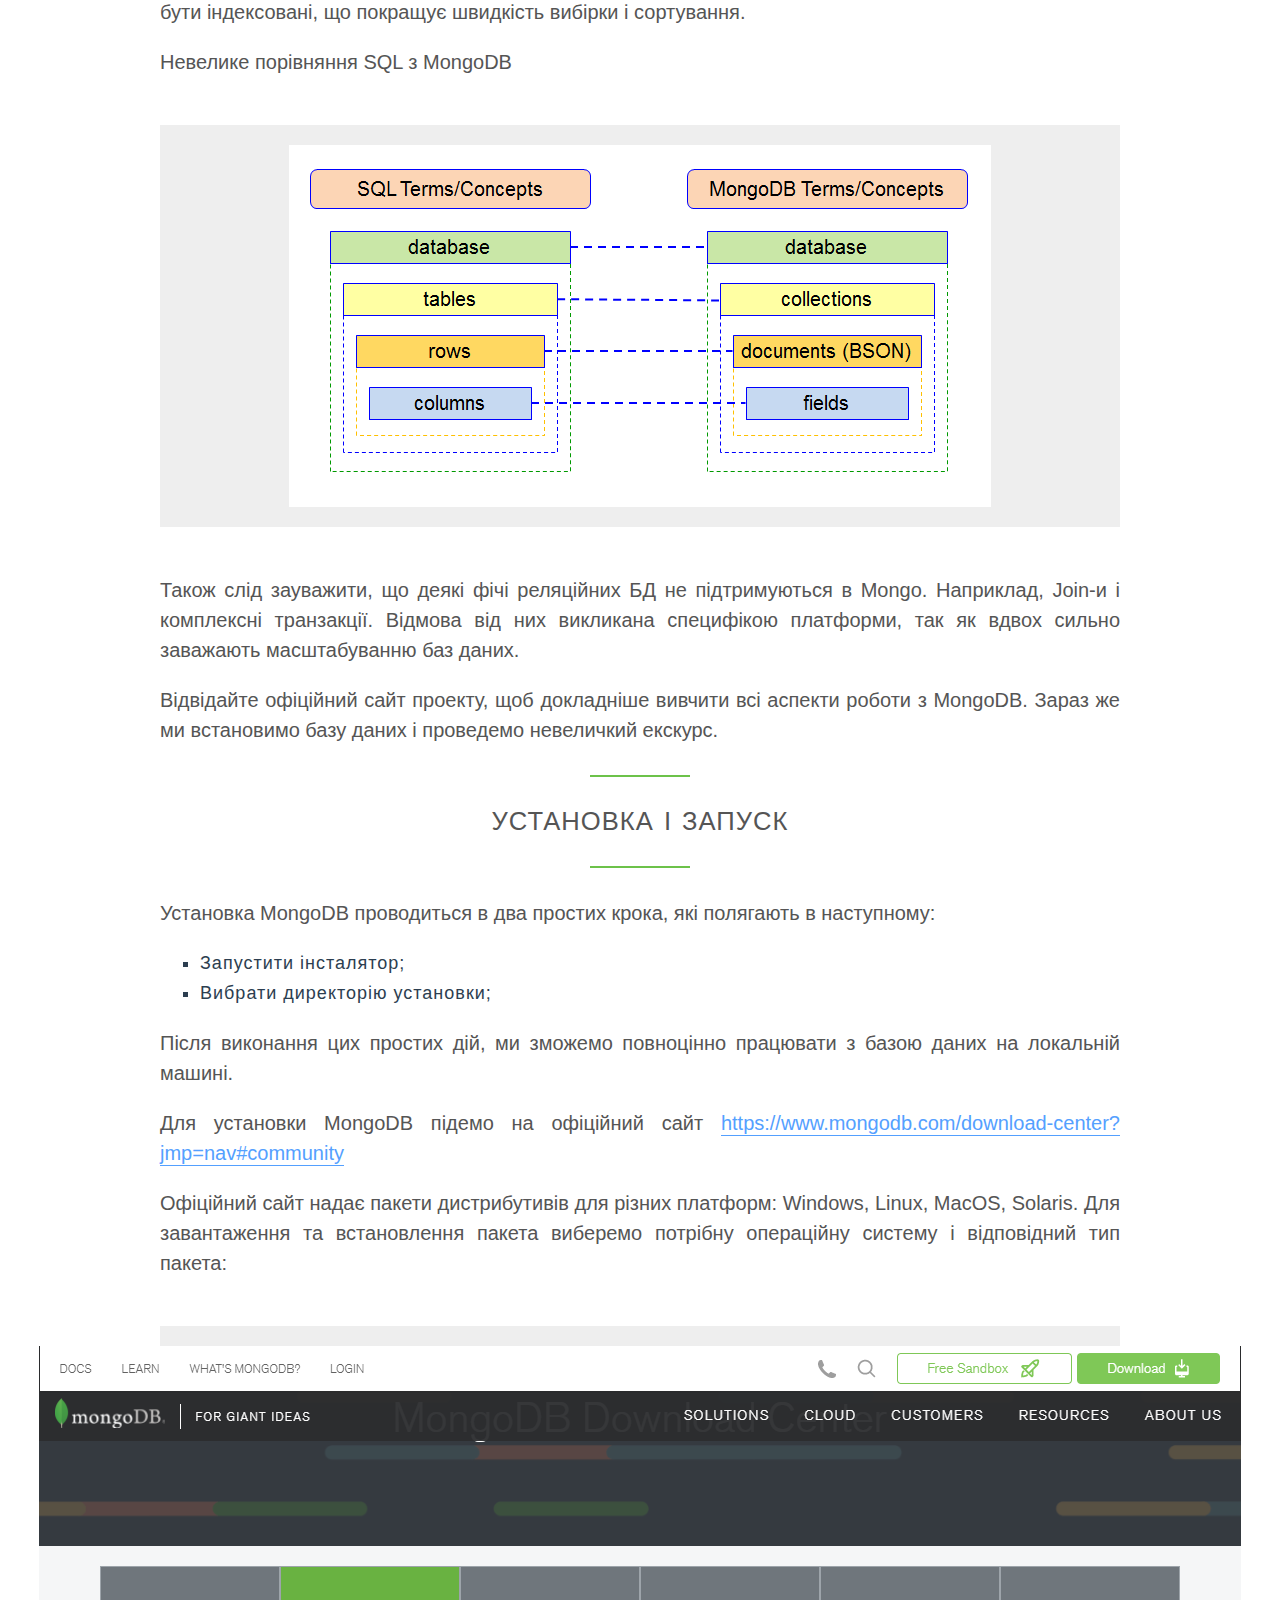
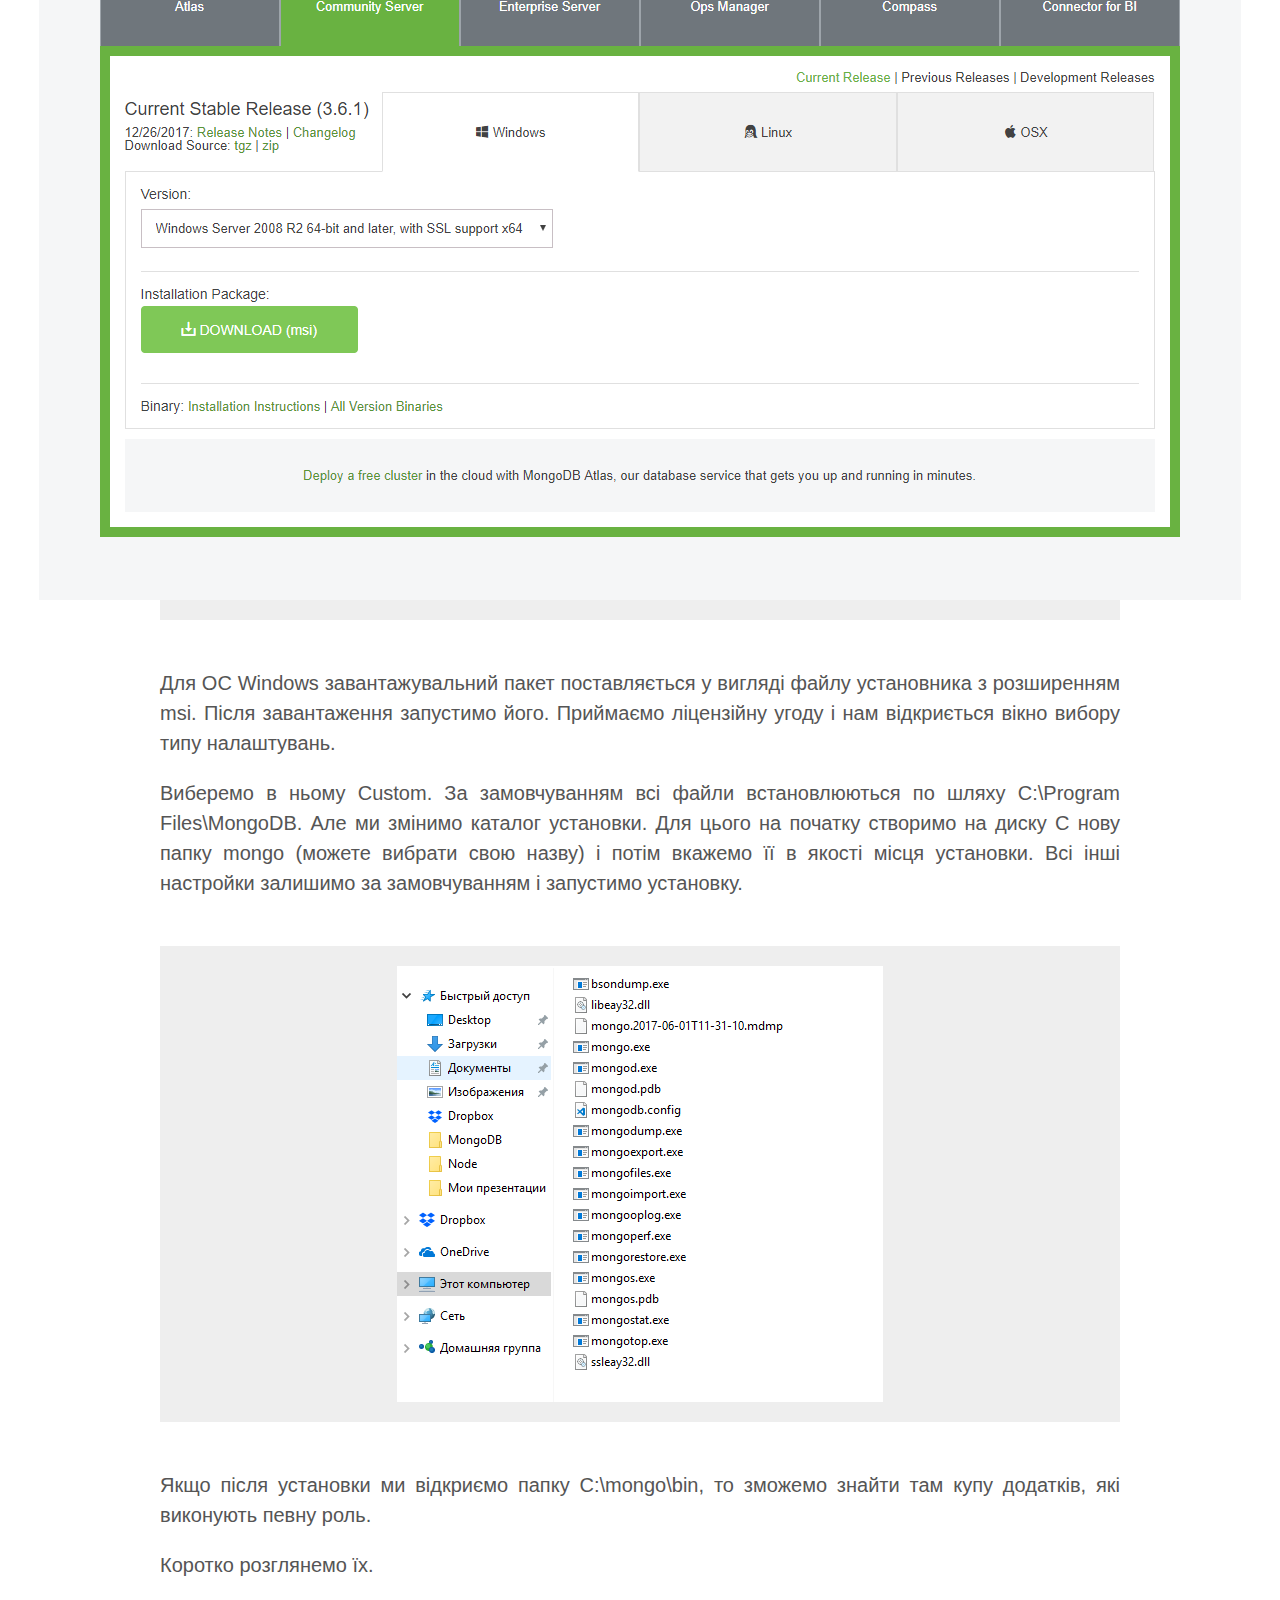
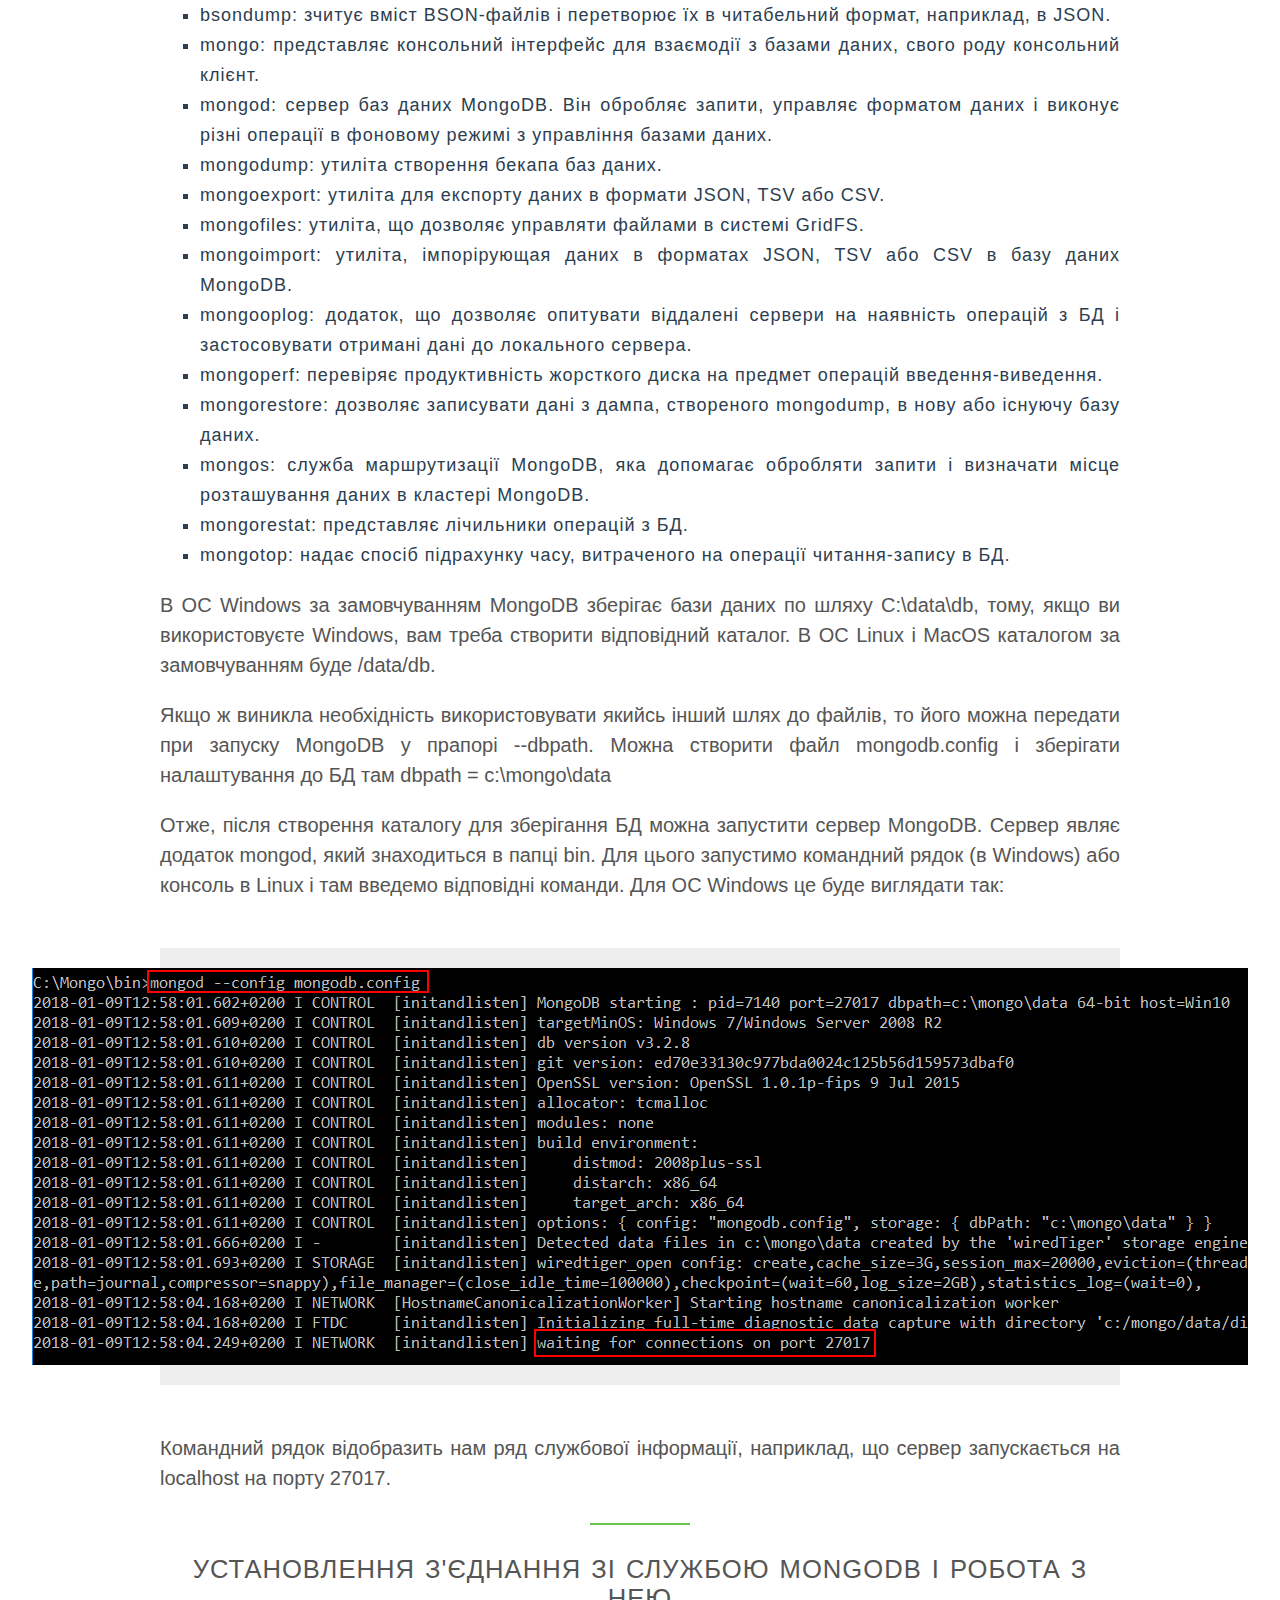
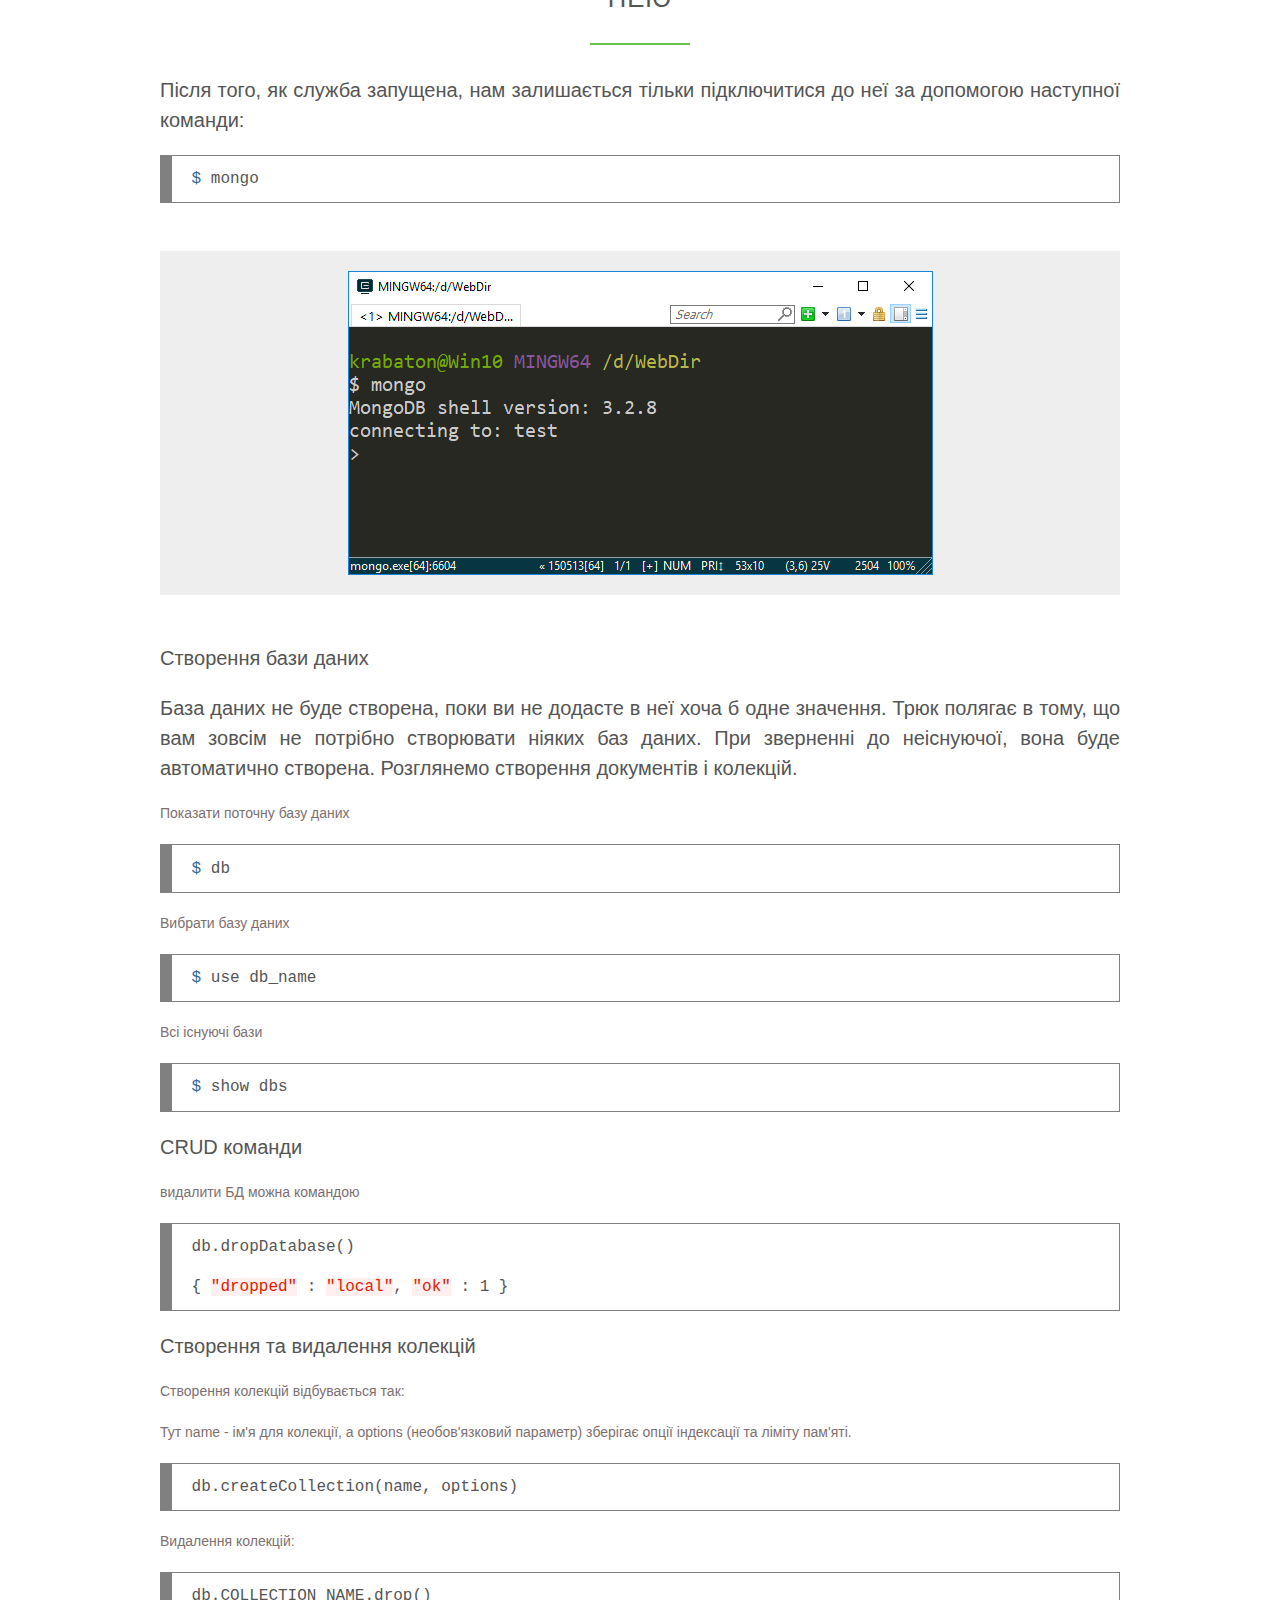
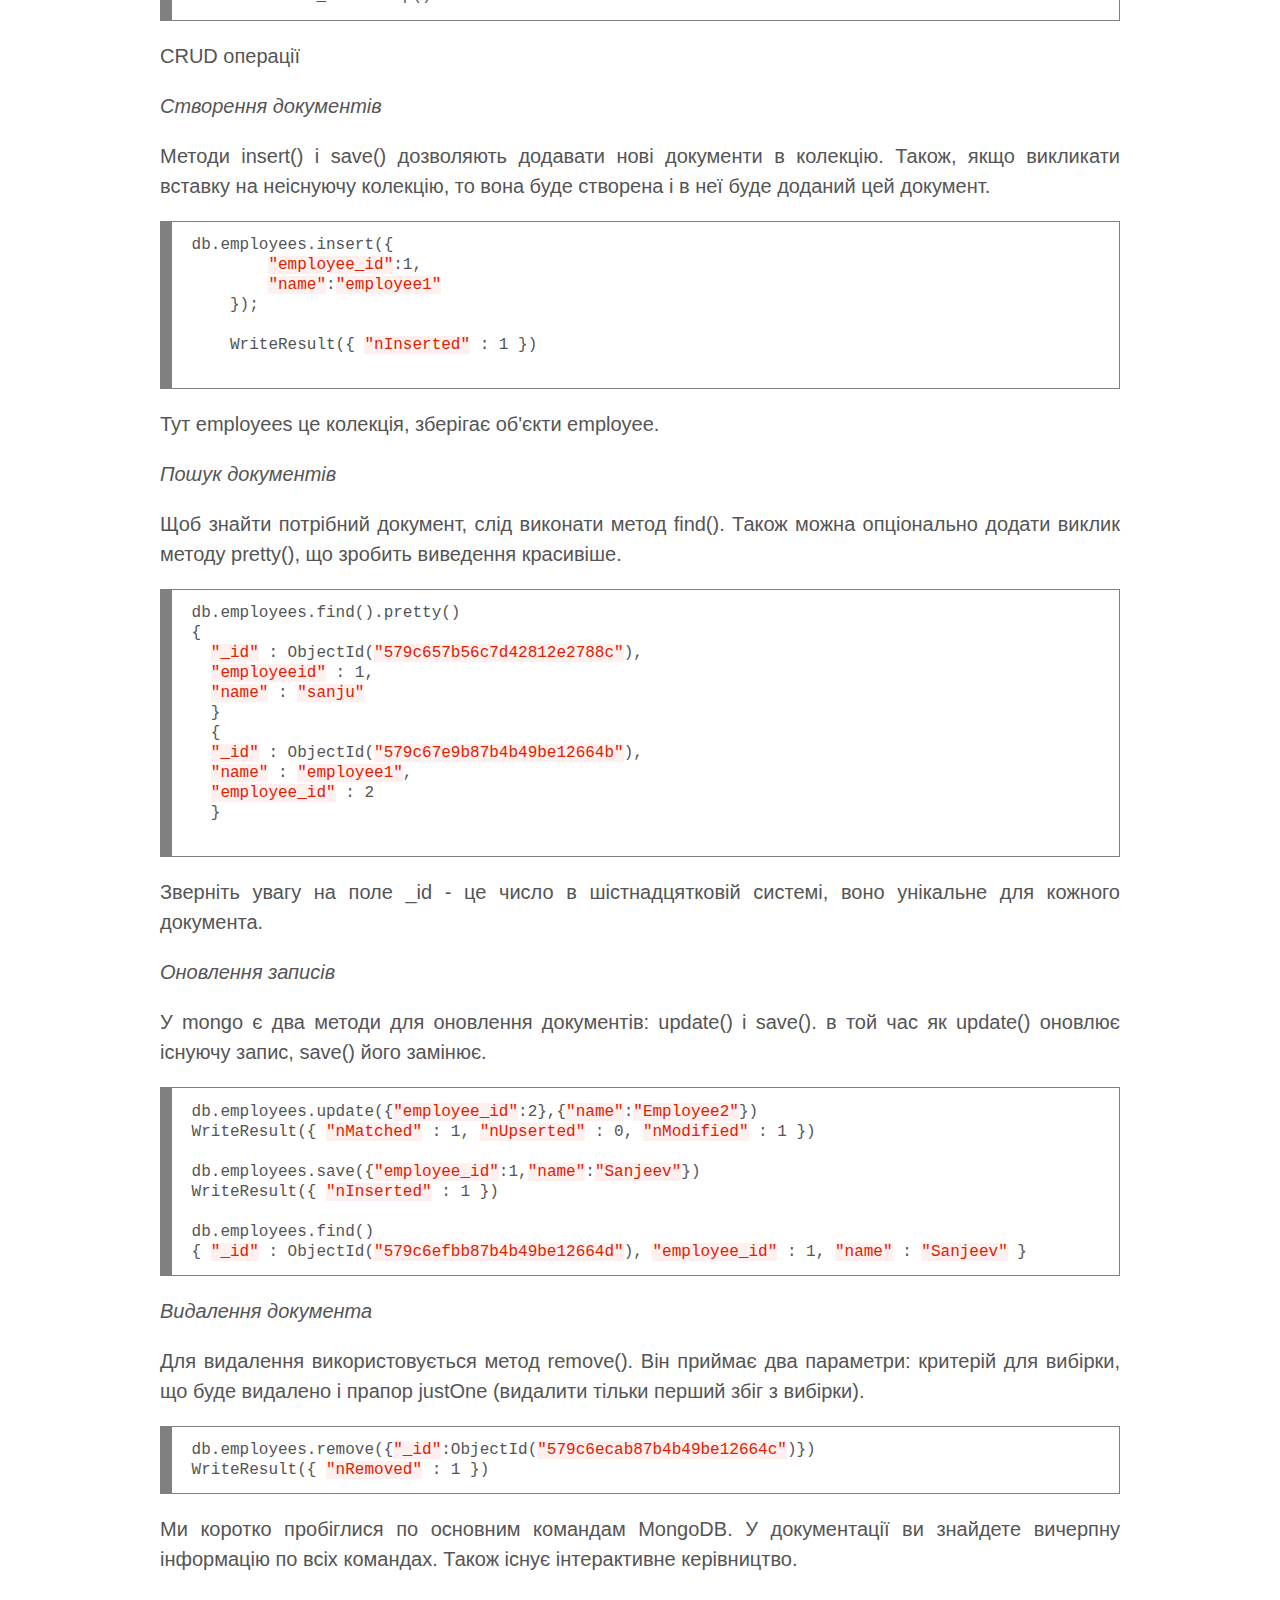
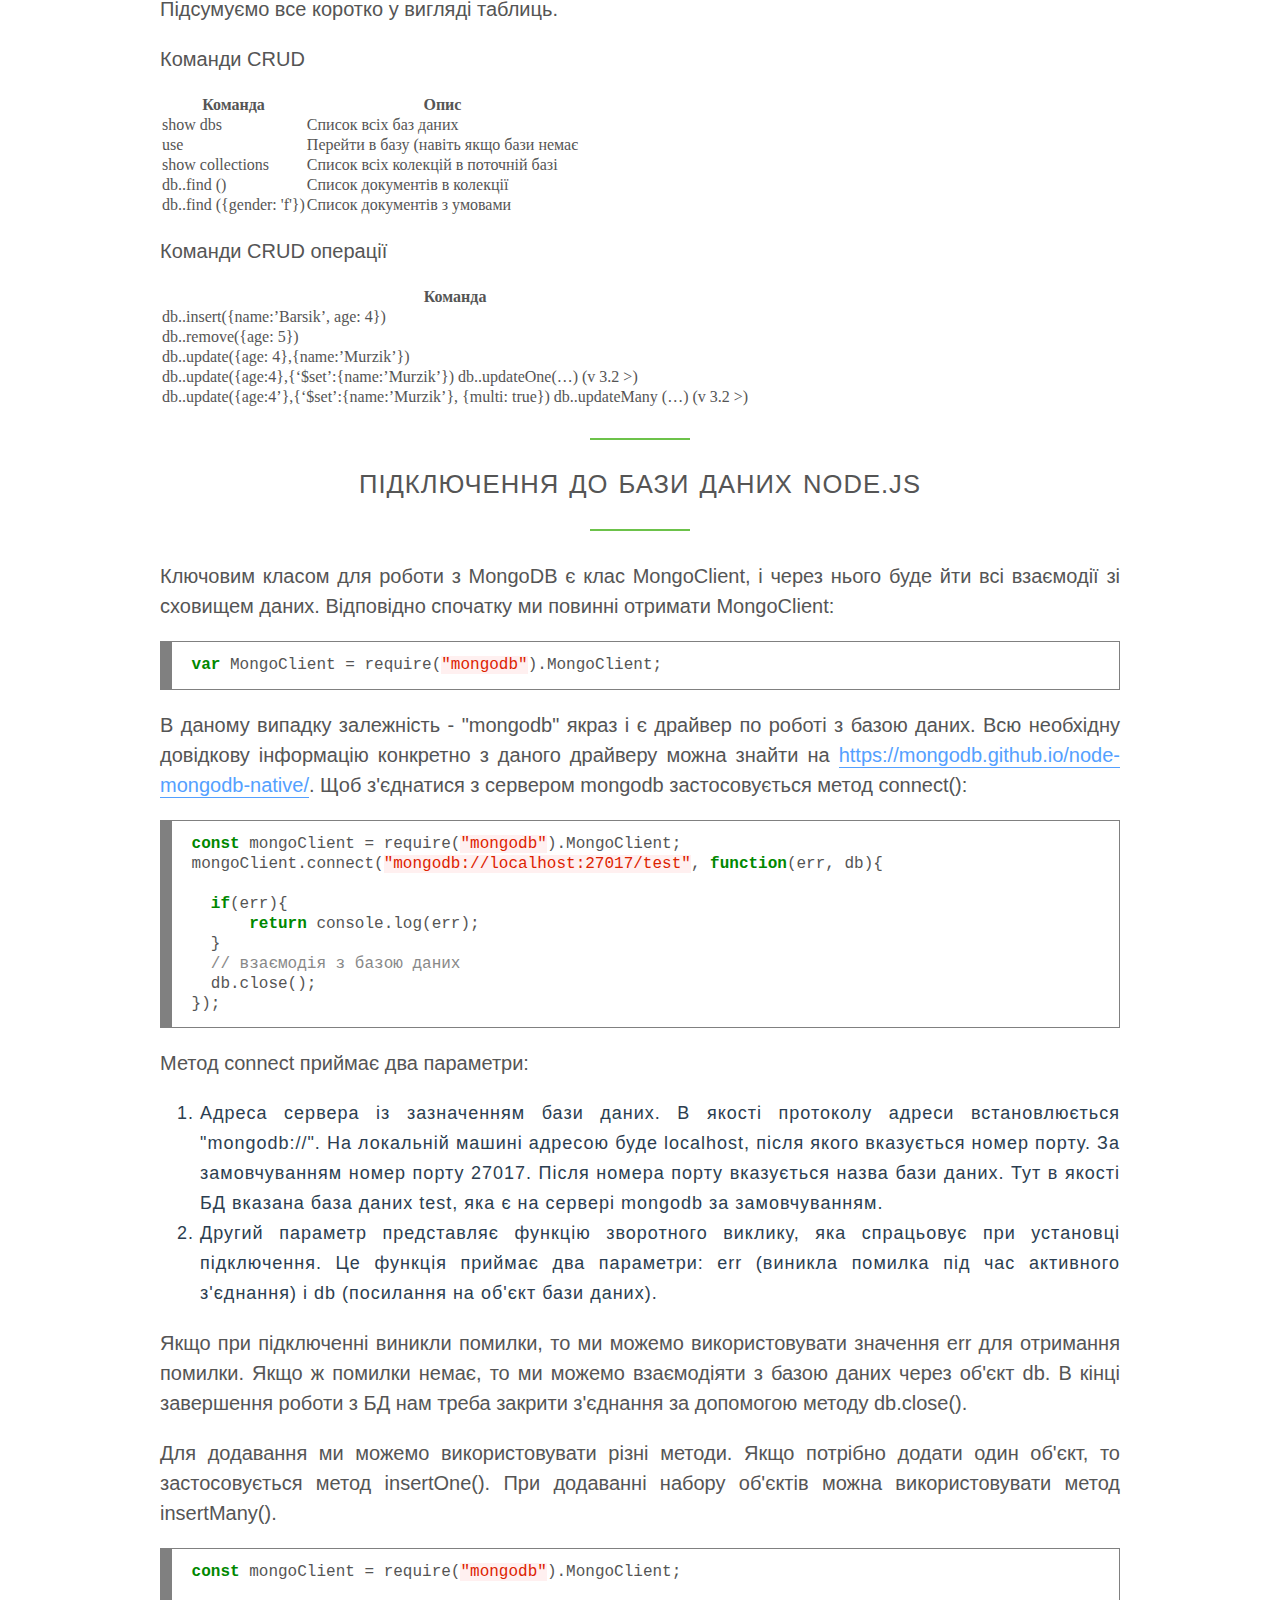
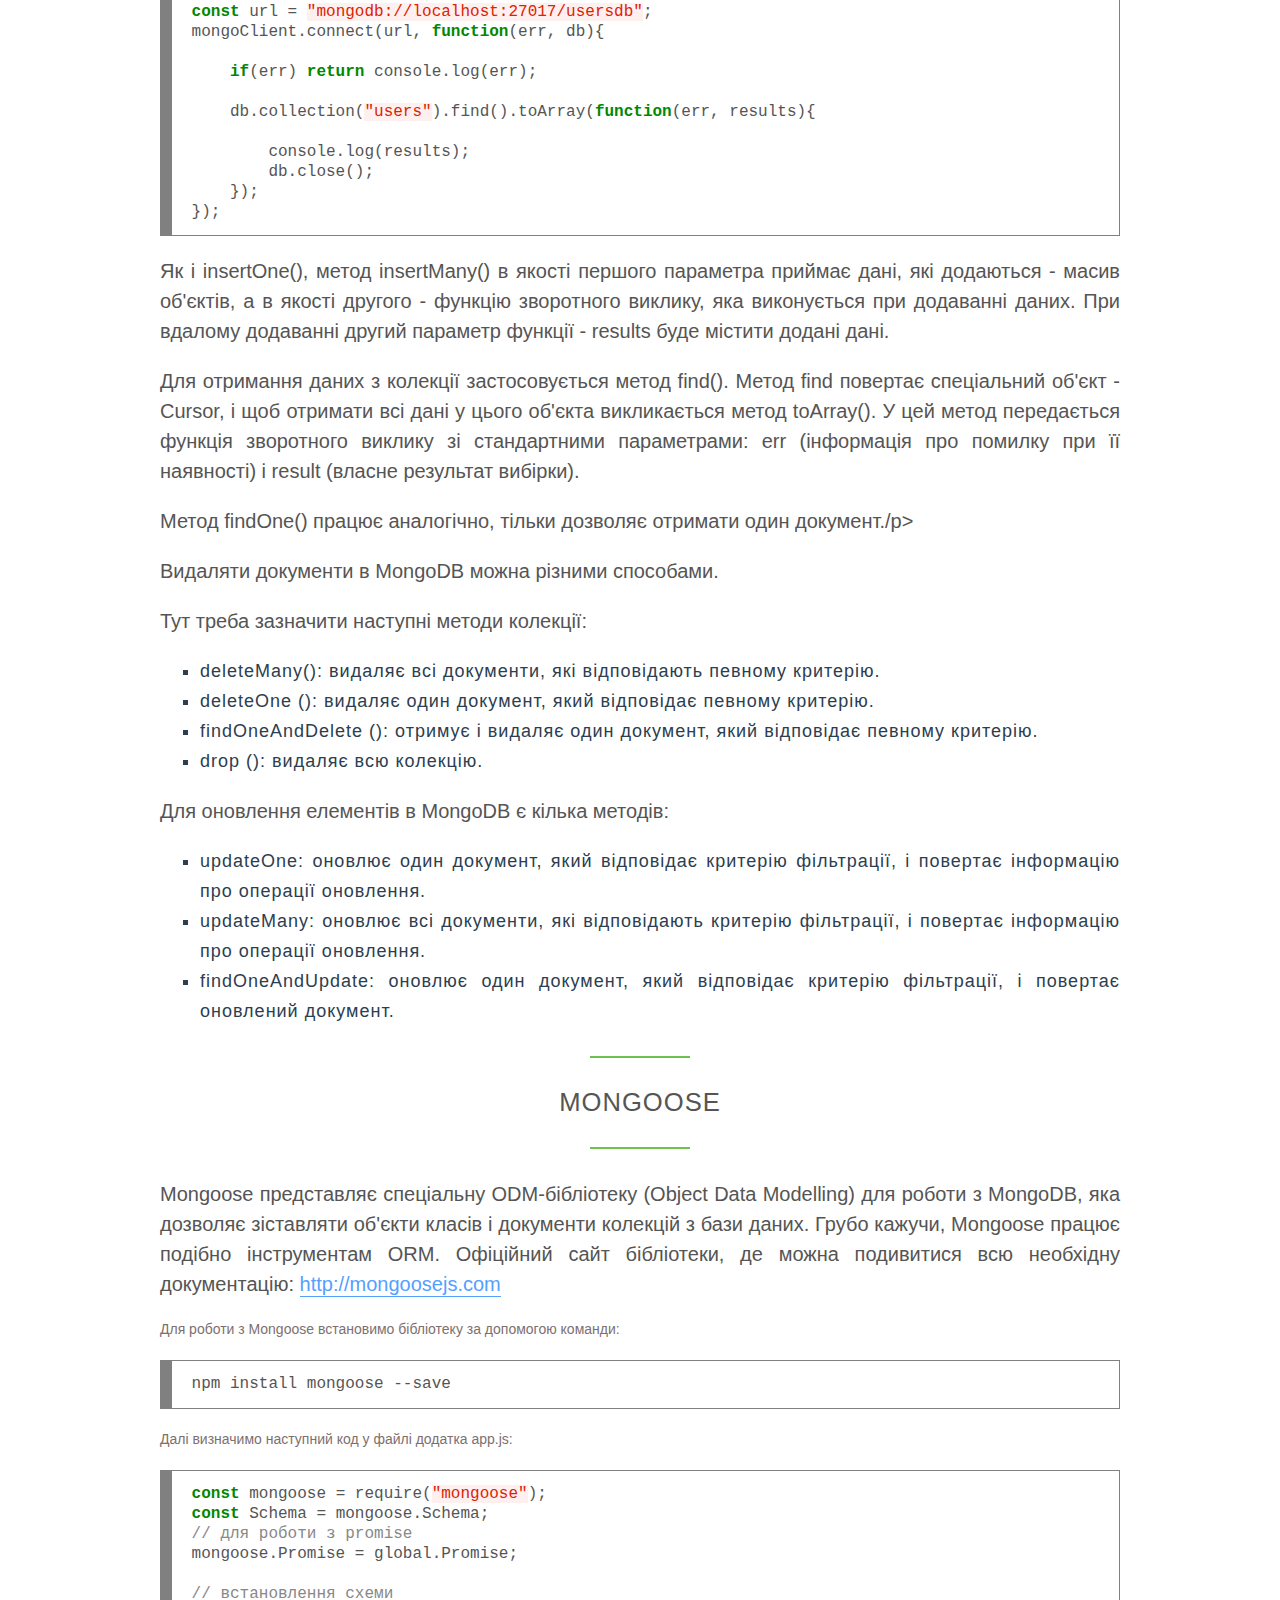
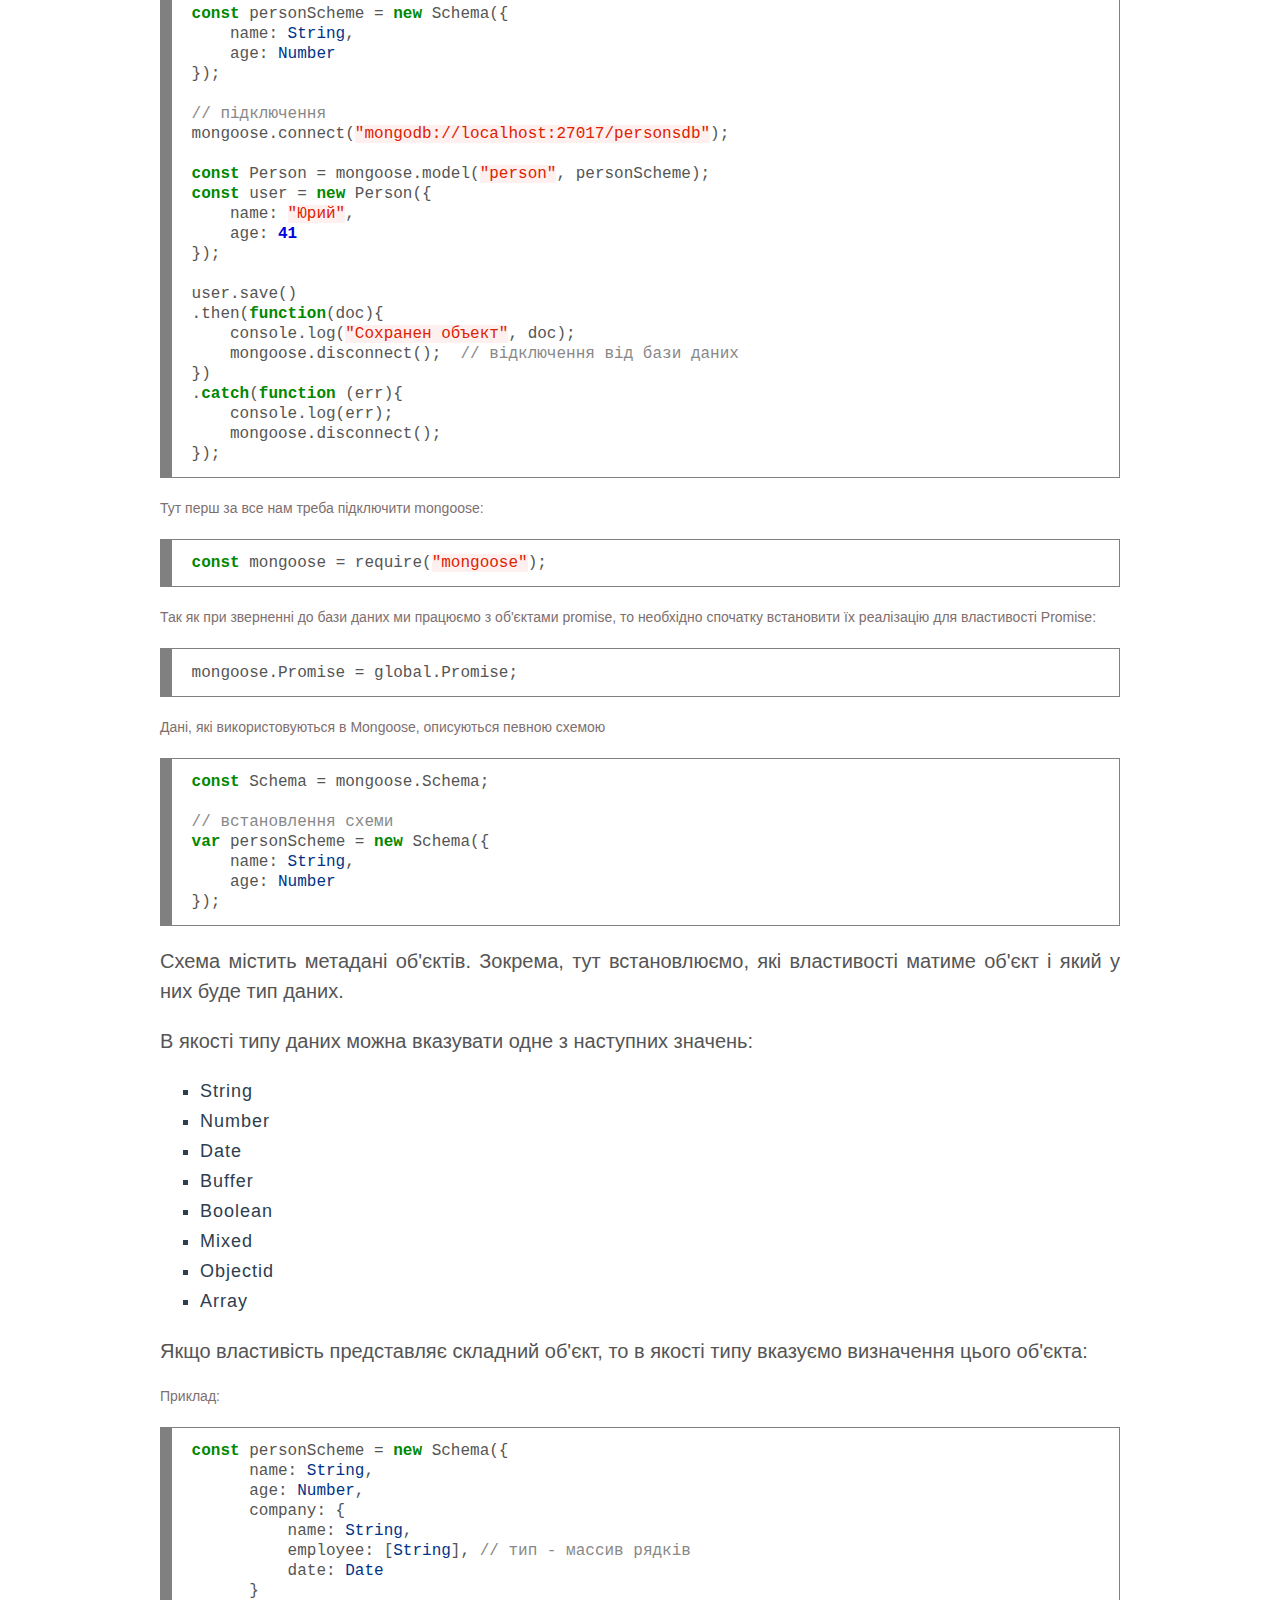
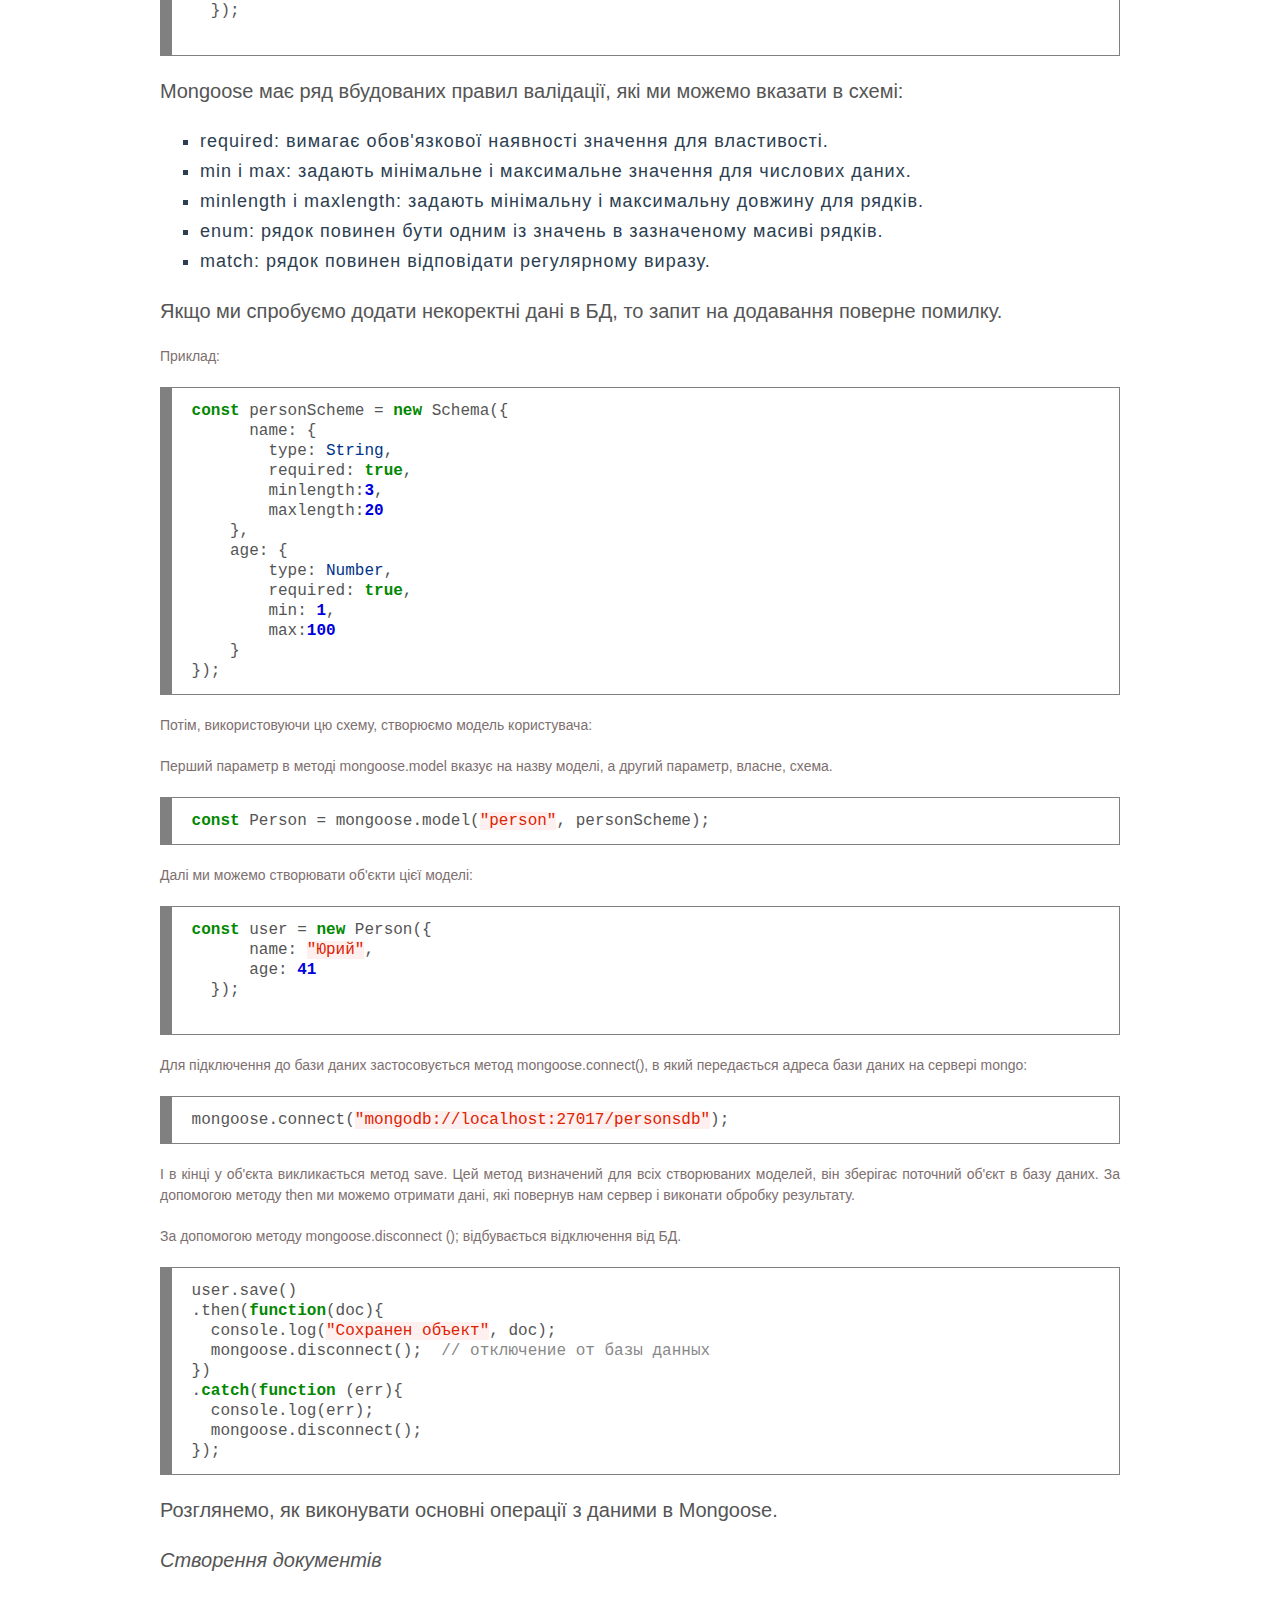
<file: chapter-8/index.html>
<!DOCTYPE html>
<html lang="en">
  <head>
    <meta charset="UTF-8" />
    <meta name="viewport" content="width=device-width, initial-scale=1.0" />
    <meta http-equiv="X-UA-Compatible" content="ie=edge" />
    <title>MongoDB</title>
    <link rel="stylesheet" href="../styles.css" />
  </head>
  <body>
    <div class="container">
      <h1>MongoDB</h1>
      <h2>Загальні відомості</h2>
      <p>
        MongoDB позиціонує себе як передова NoSQL база даних. Це твердження
        засноване на статистичних даних.
      </p>
      <div class="img_container">
        <img src="../images/chapter-8/1.png" alt="Картинка" />
      </div>
    
      <p>
        MongoDB використовується зокрема в MEAN або MERN- "все в одному"
        JS-фреймворку для розробки web-додатків. Перевага використання баз даних
        подібних MongoDB полягає в тому, що вона дає можливість легкої роботи з
        даними в форматі JSON в будь-якій частині вашої програми.
      </p>
      <p>
        Це означає, що ви можете передавати і зберігати дані в форматі JSON на
        на всіх рівнях: фронтенда (Angular, React.js), бекенд (Node) і, власне,
        бази даних - MongoDB.
      </p>
      <p>
        MongoDB складається з баз даних, які зберігають в собі колекції. Кожна
        колекція складається з документів, які в свою чергу складаються з полів.
        Поля парами ключ-значення. Колекції також можуть бути індексовані, що
        покращує швидкість вибірки і сортування.
      </p>
      <p><strong>Невелике порівняння SQL з MongoDB</strong></p>
      <div class="img_container"><img src="../images/chapter-8/2.png" alt="Картинка2" /></div>
      
      <p>
        Також слід зауважити, що деякі фічі реляційних БД не підтримуються в
        Mongo. Наприклад, Join-и і комплексні транзакції. Відмова від них
        викликана специфікою платформи, так як вдвох сильно заважають
        масштабуванню баз даних.
      </p>
      <p>
        Відвідайте офіційний сайт проекту, щоб докладніше вивчити всі аспекти
        роботи з MongoDB. Зараз же ми встановимо базу даних і проведемо
        невеличкий екскурс.
      </p>
      <h2>Установка і запуск</h2>
      <p>
        Установка MongoDB проводиться в два простих крока, які полягають в
        наступному:
      </p>
      <ul>
        <li>Запустити інсталятор;</li>
        <li>Вибрати директорію установки;</li>
      </ul>
      <p>
        Після виконання цих простих дій, ми зможемо повноцінно працювати з базою
        даних на локальній машині.
      </p>
      <p>
        Для установки MongoDB підемо на офіційний сайт
        <a href="https://www.mongodb.com/download-center?jmp=nav#community"
          >https://www.mongodb.com/download-center?jmp=nav#community</a
        >
      </p>
      <p>
        Офіційний сайт надає пакети дистрибутивів для різних платформ: Windows,
        Linux, MacOS, Solaris. Для завантаження та встановлення пакета виберемо
        потрібну операційну систему і відповідний тип пакета:
      </p>
      <div class="img_container">
        <img src="../images/chapter-8/3.png" alt="Картинка3" />
      </div>
      
      <p>
        Для ОС Windows завантажувальний пакет поставляється у вигляді файлу
        установника з розширенням msi. Після завантаження запустимо його.
        Приймаємо ліцензійну угоду і нам відкриється вікно вибору типу
        налаштувань.
      </p>
      <p>
        Виберемо в ньому Custom. За замовчуванням всі файли встановлюються по
        шляху C:\Program Files\MongoDB. Але ми змінимо каталог установки. Для
        цього на початку створимо на диску C нову папку mongo (можете вибрати
        свою назву) і потім вкажемо її в якості місця установки. Всі інші
        настройки залишимо за замовчуванням і запустимо установку.
      </p>
      <div class="img_container">
        <img src="../images/chapter-8/4.png" alt="Картинка4" />
      </div>
      <p>
        Якщо після установки ми відкриємо папку C:\mongo\bin, то зможемо знайти
        там купу додатків, які виконують певну роль.
      </p>
      <p><strong>Коротко розглянемо їх.</strong></p>
      <ul>
        <li>
          bsondump: зчитує вміст BSON-файлів і перетворює їх в читабельний
          формат, наприклад, в JSON.
        </li>
        <li>
          mongo: представляє консольний інтерфейс для взаємодії з базами даних,
          свого роду консольний клієнт.
        </li>
        <li>
          mongod: сервер баз даних MongoDB. Він обробляє запити, управляє
          форматом даних і виконує різні операції в фоновому режимі з управління
          базами даних.
        </li>
        <li>mongodump: утиліта створення бекапа баз даних.</li>
        <li>
          mongoexport: утиліта для експорту даних в формати JSON, TSV або CSV.
        </li>
        <li>
          mongofiles: утиліта, що дозволяє управляти файлами в системі GridFS.
        </li>
        <li>
          mongoimport: утиліта, імпорірующая даних в форматах JSON, TSV або CSV
          в базу даних MongoDB.
        </li>
        <li>
          mongooplog: додаток, що дозволяє опитувати віддалені сервери на
          наявність операцій з БД і застосовувати отримані дані до локального
          сервера.
        </li>
        <li>
          mongoperf: перевіряє продуктивність жорсткого диска на предмет
          операцій введення-виведення.
        </li>
        <li>
          mongorestore: дозволяє записувати дані з дампа, створеного mongodump,
          в нову або існуючу базу даних.
        </li>
        <li>
          mongos: служба маршрутизації MongoDB, яка допомагає обробляти запити і
          визначати місце розташування даних в кластері MongoDB.
        </li>
        <li>mongorestat: представляє лічильники операцій з БД.</li>
        <li>
          mongotop: надає спосіб підрахунку часу, витраченого на операції
          читання-запису в БД.
        </li>
      </ul>
      <p>
        В ОС Windows за замовчуванням MongoDB зберігає бази даних по шляху
        C:\data\db, тому, якщо ви використовуєте Windows, вам треба створити
        відповідний каталог. В ОС Linux і MacOS каталогом за замовчуванням буде
        /data/db.
      </p>
      <p>
        Якщо ж виникла необхідність використовувати якийсь інший шлях до файлів,
        то його можна передати при запуску MongoDB у прапорі --dbpath. Можна
        створити файл mongodb.config і зберігати налаштування до БД там dbpath =
        c:\mongo\data
      </p>
      <p>
        Отже, після створення каталогу для зберігання БД можна запустити сервер
        MongoDB. Сервер являє додаток mongod, який знаходиться в папці bin. Для
        цього запустимо командний рядок (в Windows) або консоль в Linux і там
        введемо відповідні команди. Для ОС Windows це буде виглядати так:
      </p>
      <div class="img_container">
        <img src="../images/chapter-8/5.png" alt="Картинка5" />
      </div>      
      <p>
        Командний рядок відобразить нам ряд службової інформації, наприклад, що
        сервер запускається на localhost на порту 27017.
      </p>
      <h2>Установлення з'єднання зі службою MongoDB і робота з нею</h2>
      <p>
        Після того, як служба запущена, нам залишається тільки підключитися до
        неї за допомогою наступної команди:
      </p>
      <div
        style="background: #ffffff; overflow:auto;width:auto;border:solid gray;border-width:.1em .1em .1em .8em;padding:.2em .6em;"
      >
        <pre
          style="margin: 0; line-height: 125%"
        ><span style="color: #336699">$ </span>mongo
</pre>
      </div>
      <div class="img_container"> 
        <img src="../images/chapter-8/6.png" alt="Картинка6" />
      </div>
     
      <p><strong>Створення бази даних</strong></p>
      <p>
        База даних не буде створена, поки ви не додасте в неї хоча б одне
        значення. Трюк полягає в тому, що вам зовсім не потрібно створювати
        ніяких баз даних. При зверненні до неіснуючої, вона буде автоматично
        створена. Розглянемо створення документів і колекцій.
      </p>
      <p class="label">Показати поточну базу даних</p>
      <div
        style="background: #ffffff; overflow:auto;width:auto;border:solid gray;border-width:.1em .1em .1em .8em;padding:.2em .6em;"
      >
        <pre
          style="margin: 0; line-height: 125%"
        ><span style="color: #336699">$ </span>db
</pre>
      </div>
      <p class="label">Вибрати базу даних</p>
      <div
        style="background: #ffffff; overflow:auto;width:auto;border:solid gray;border-width:.1em .1em .1em .8em;padding:.2em .6em;"
      >
        <pre
          style="margin: 0; line-height: 125%"
        ><span style="color: #336699">$ </span>use db_name
</pre>
      </div>
      <p class="label">Всі існуючі бази</p>
      <div
        style="background: #ffffff; overflow:auto;width:auto;border:solid gray;border-width:.1em .1em .1em .8em;padding:.2em .6em;"
      >
        <pre
          style="margin: 0; line-height: 125%"
        ><span style="color: #336699">$ </span>show dbs
</pre>
      </div>
      <p><strong>СRUD команди</strong></p>
      <p class="label">видалити БД можна командою</p>
      <div
        style="background: #ffffff; overflow:auto;width:auto;border:solid gray;border-width:.1em .1em .1em .8em;padding:.2em .6em;"
      >
        <pre style="margin: 0; line-height: 125%">db.dropDatabase()

{ <span style="color: #dd2200; background-color: #fff0f0">&quot;dropped&quot;</span> : <span style="color: #dd2200; background-color: #fff0f0">&quot;local&quot;</span>, <span style="color: #dd2200; background-color: #fff0f0">&quot;ok&quot;</span> : 1 }
</pre>
      </div>
      <p><strong>Створення та видалення колекцій</strong></p>
      <p class="label">Створення колекцій відбувається так:</p>
      <p class="label">
        Тут name - ім'я для колекції, а options (необов'язковий параметр)
        зберігає опції індексації та ліміту пам'яті.
      </p>
      <div
        style="background: #ffffff; overflow:auto;width:auto;border:solid gray;border-width:.1em .1em .1em .8em;padding:.2em .6em;"
      >
        <pre style="margin: 0; line-height: 125%">
db.createCollection(name, options)
</pre
        >
      </div>
      <p class="label">Видалення колекцій:</p>
      <div
        style="background: #ffffff; overflow:auto;width:auto;border:solid gray;border-width:.1em .1em .1em .8em;padding:.2em .6em;"
      >
        <pre style="margin: 0; line-height: 125%">
db.COLLECTION_NAME.drop()
</pre
        >
      </div>

      <p><strong>CRUD операції</strong></p>
      <p><em>Створення документів</em></p>
      <p>
        Методи insert() і save() дозволяють додавати нові документи в колекцію.
        Також, якщо викликати вставку на неіснуючу колекцію, то вона буде
        створена і в неї буде доданий цей документ.
      </p>
      <div
        style="background: #ffffff; overflow:auto;width:auto;border:solid gray;border-width:.1em .1em .1em .8em;padding:.2em .6em;"
      >
        <pre style="margin: 0; line-height: 125%">db.employees.insert({ 
        <span style="color: #dd2200; background-color: #fff0f0">&quot;employee_id&quot;</span>:1, 
        <span style="color: #dd2200; background-color: #fff0f0">&quot;name&quot;</span>:<span style="color: #dd2200; background-color: #fff0f0">&quot;employee1&quot;</span> 
    }); 
    
    WriteResult({ <span style="color: #dd2200; background-color: #fff0f0">&quot;nInserted&quot;</span> : 1 })
    </pre>
      </div>
      <p>Тут employees це колекція, зберігає об'єкти employee.</p>
      <p><em>Пошук документів</em></p>
      <p>
        Щоб знайти потрібний документ, слід виконати метод find(). Також можна
        опціонально додати виклик методу pretty(), що зробить виведення
        красивіше.
      </p>
      <div
        style="background: #ffffff; overflow:auto;width:auto;border:solid gray;border-width:.1em .1em .1em .8em;padding:.2em .6em;"
      >
        <pre style="margin: 0; line-height: 125%">db.employees.find().pretty() 
{ 
  <span style="color: #dd2200; background-color: #fff0f0">&quot;_id&quot;</span> : ObjectId(<span style="color: #dd2200; background-color: #fff0f0">&quot;579c657b56c7d42812e2788c&quot;</span>), 
  <span style="color: #dd2200; background-color: #fff0f0">&quot;employeeid&quot;</span> : 1, 
  <span style="color: #dd2200; background-color: #fff0f0">&quot;name&quot;</span> : <span style="color: #dd2200; background-color: #fff0f0">&quot;sanju&quot;</span> 
  } 
  { 
  <span style="color: #dd2200; background-color: #fff0f0">&quot;_id&quot;</span> : ObjectId(<span style="color: #dd2200; background-color: #fff0f0">&quot;579c67e9b87b4b49be12664b&quot;</span>),
  <span style="color: #dd2200; background-color: #fff0f0">&quot;name&quot;</span> : <span style="color: #dd2200; background-color: #fff0f0">&quot;employee1&quot;</span>, 
  <span style="color: #dd2200; background-color: #fff0f0">&quot;employee_id&quot;</span> : 2 
  }
  </pre>
      </div>
      <p>
        Зверніть увагу на поле _id - це число в шістнадцятковій системі, воно
        унікальне для кожного документа.
      </p>
      <p><em>Оновлення записів</em></p>
      <p>
        У mongo є два методи для оновлення документів: update() і save(). в той
        час як update() оновлює існуючу запис, save() його замінює.
      </p>
      <div
        style="background: #ffffff; overflow:auto;width:auto;border:solid gray;border-width:.1em .1em .1em .8em;padding:.2em .6em;"
      >
        <pre
          style="margin: 0; line-height: 125%"
        >db.employees.update({<span style="color: #dd2200; background-color: #fff0f0">&quot;employee_id&quot;</span>:2},{<span style="color: #dd2200; background-color: #fff0f0">&quot;name&quot;</span>:<span style="color: #dd2200; background-color: #fff0f0">&quot;Employee2&quot;</span>}) 
WriteResult({ <span style="color: #dd2200; background-color: #fff0f0">&quot;nMatched&quot;</span> : 1, <span style="color: #dd2200; background-color: #fff0f0">&quot;nUpserted&quot;</span> : 0, <span style="color: #dd2200; background-color: #fff0f0">&quot;nModified&quot;</span> : 1 }) 

db.employees.save({<span style="color: #dd2200; background-color: #fff0f0">&quot;employee_id&quot;</span>:1,<span style="color: #dd2200; background-color: #fff0f0">&quot;name&quot;</span>:<span style="color: #dd2200; background-color: #fff0f0">&quot;Sanjeev&quot;</span>}) 
WriteResult({ <span style="color: #dd2200; background-color: #fff0f0">&quot;nInserted&quot;</span> : 1 }) 

db.employees.find() 
{ <span style="color: #dd2200; background-color: #fff0f0">&quot;_id&quot;</span> : ObjectId(<span style="color: #dd2200; background-color: #fff0f0">&quot;579c6efbb87b4b49be12664d&quot;</span>), <span style="color: #dd2200; background-color: #fff0f0">&quot;employee_id&quot;</span> : 1, <span style="color: #dd2200; background-color: #fff0f0">&quot;name&quot;</span> : <span style="color: #dd2200; background-color: #fff0f0">&quot;Sanjeev&quot;</span> }
</pre>
      </div>
      <p><em>Видалення документа</em></p>
      <p>
        Для видалення використовується метод remove(). Він приймає два
        параметри: критерій для вибірки, що буде видалено і прапор justOne
        (видалити тільки перший збіг з вибірки).
      </p>
      <div
        style="background: #ffffff; overflow:auto;width:auto;border:solid gray;border-width:.1em .1em .1em .8em;padding:.2em .6em;"
      >
        <pre
          style="margin: 0; line-height: 125%"
        >db.employees.remove({<span style="color: #dd2200; background-color: #fff0f0">&quot;_id&quot;</span>:ObjectId(<span style="color: #dd2200; background-color: #fff0f0">&quot;579c6ecab87b4b49be12664c&quot;</span>)})
WriteResult({ <span style="color: #dd2200; background-color: #fff0f0">&quot;nRemoved&quot;</span> : 1 })
</pre>
      </div>
      <p>
        Ми коротко пробіглися по основним командам MongoDB. У документації ви
        знайдете вичерпну інформацію по всіх командах. Також існує інтерактивне
        керівництво.
      </p>
      <p>
        Підсумуємо все коротко у вигляді таблиць.
      </p>
      <p><strong>Команди CRUD</strong></p>
      <table>
        <tr>
          <th><strong>Команда</strong></th>
          <th><strong>Опис</strong></th>
        </tr>
        <tr>
          <td>show dbs</td>
          <td>Список всіх баз даних</td>
        </tr>
        <tr>
          <td>use</td>
          <td>Перейти в базу (навіть якщо бази немає</td>
        </tr>
        <tr>
          <td>show collections</td>
          <td>Список всіх колекцій в поточній базі</td>
        </tr>
        <tr>
          <td>db..find ()</td>
          <td>Список документів в колекції</td>
        </tr>
        <tr>
          <td>db..find ({gender: 'f'})</td>
          <td>Список документів з умовами</td>
        </tr>
      </table>

      <p><strong>Команди CRUD операції</strong></p>
      <table>
        <tr>
          <th><strong>Команда</strong></th>
        </tr>
        <tr>
          <td>db..insert({name:’Barsik’, age: 4})</td>
        </tr>
        <tr>
          <td>db..remove({age: 5})</td>
        </tr>
        <tr>
          <td>db..update({age: 4},{name:’Murzik’})</td>
        </tr>
        <tr>
          <td>
            db..update({age:4},{‘$set’:{name:’Murzik’}) db..updateOne(…) (v 3.2
            >)
          </td>
        </tr>
        <tr>
          <td>
            db..update({age:4’},{‘$set’:{name:’Murzik’}, {multi: true})
            db..updateMany (…) (v 3.2 >)
          </td>
        </tr>
      </table>

      <h2>Підключення до бази даних Node.js</h2>
      <p>
        Ключовим класом для роботи з MongoDB є клас MongoClient, і через нього
        буде йти всі взаємодії зі сховищем даних. Відповідно спочатку ми повинні
        отримати MongoClient:
      </p>
      <div
        style="background: #ffffff; overflow:auto;width:auto;border:solid gray;border-width:.1em .1em .1em .8em;padding:.2em .6em;"
      >
        <pre
          style="margin: 0; line-height: 125%"
        ><span style="color: #008800; font-weight: bold">var</span> MongoClient = require(<span style="color: #dd2200; background-color: #fff0f0">&quot;mongodb&quot;</span>).MongoClient;
</pre>
      </div>
      <p>
        В даному випадку залежність - "mongodb" якраз і є драйвер по роботі з
        базою даних. Всю необхідну довідкову інформацію конкретно з даного
        драйверу можна знайти на
        <a href="https://mongodb.github.io/node-mongodb-native/"
          >https://mongodb.github.io/node-mongodb-native/</a
        >. Щоб з'єднатися з сервером mongodb застосовується метод connect():
      </p>
      <div
        style="background: #ffffff; overflow:auto;width:auto;border:solid gray;border-width:.1em .1em .1em .8em;padding:.2em .6em;"
      >
        <pre
          style="margin: 0; line-height: 125%"
        ><span style="color: #008800; font-weight: bold">const</span> mongoClient = require(<span style="color: #dd2200; background-color: #fff0f0">&quot;mongodb&quot;</span>).MongoClient;
mongoClient.connect(<span style="color: #dd2200; background-color: #fff0f0">&quot;mongodb://localhost:27017/test&quot;</span>, <span style="color: #008800; font-weight: bold">function</span>(err, db){

  <span style="color: #008800; font-weight: bold">if</span>(err){
      <span style="color: #008800; font-weight: bold">return</span> console.log(err);
  }
  <span style="color: #888888">// взаємодія з базою даних</span>
  db.close();
});
</pre>
      </div>
      <p><strong>Метод connect приймає два параметри:</strong></p>
      <ol>
        <li>
          Адреса сервера із зазначенням бази даних. В якості протоколу адреси
          встановлюється "mongodb://". На локальній машині адресою буде
          localhost, після якого вказується номер порту. За замовчуванням номер
          порту 27017. Після номера порту вказується назва бази даних. Тут в
          якості БД вказана база даних test, яка є на сервері mongodb за
          замовчуванням.
        </li>
        <li>
          Другий параметр представляє функцію зворотного виклику, яка спрацьовує
          при установці підключення. Це функція приймає два параметри: err
          (виникла помилка під час активного з'єднання) і db (посилання на
          об'єкт бази даних).
        </li>
      </ol>
      <p>
        Якщо при підключенні виникли помилки, то ми можемо використовувати
        значення err для отримання помилки. Якщо ж помилки немає, то ми можемо
        взаємодіяти з базою даних через об'єкт db. В кінці завершення роботи з
        БД нам треба закрити з'єднання за допомогою методу db.close().
      </p>
      <p>
        Для додавання ми можемо використовувати різні методи. Якщо потрібно
        додати один об'єкт, то застосовується метод insertOne(). При додаванні
        набору об'єктів можна використовувати метод insertMany().
      </p>
      <div
        style="background: #ffffff; overflow:auto;width:auto;border:solid gray;border-width:.1em .1em .1em .8em;padding:.2em .6em;"
      >
        <pre
          style="margin: 0; line-height: 125%"
        ><span style="color: #008800; font-weight: bold">const</span> mongoClient = require(<span style="color: #dd2200; background-color: #fff0f0">&quot;mongodb&quot;</span>).MongoClient;
 
<span style="color: #008800; font-weight: bold">const</span> url = <span style="color: #dd2200; background-color: #fff0f0">&quot;mongodb://localhost:27017/usersdb&quot;</span>;
mongoClient.connect(url, <span style="color: #008800; font-weight: bold">function</span>(err, db){
     
    <span style="color: #008800; font-weight: bold">if</span>(err) <span style="color: #008800; font-weight: bold">return</span> console.log(err);
     
    db.collection(<span style="color: #dd2200; background-color: #fff0f0">&quot;users&quot;</span>).find().toArray(<span style="color: #008800; font-weight: bold">function</span>(err, results){
             
        console.log(results);
        db.close();
    });
});
</pre>
      </div>
      <p>
        Як і insertOne(), метод insertMany() в якості першого параметра приймає
        дані, які додаються - масив об'єктів, а в якості другого - функцію
        зворотного виклику, яка виконується при додаванні даних. При вдалому
        додаванні другий параметр функції - results буде містити додані дані.
      </p>
      <p>
        Для отримання даних з колекції застосовується метод find(). Метод find
        повертає спеціальний об'єкт - Cursor, і щоб отримати всі дані у цього
        об'єкта викликається метод toArray(). У цей метод передається функція
        зворотного виклику зі стандартними параметрами: err (інформація про
        помилку при її наявності) і result (власне результат вибірки).
      </p>
      <p>
        Метод findOne() працює аналогічно, тільки дозволяє отримати один
        документ./p>
      </p>
      <p>Видаляти документи в MongoDB можна різними способами.</p>
      <p><strong>Тут треба зазначити наступні методи колекції:</strong></p>
      <ul>
        <li>
          deleteMany(): видаляє всі документи, які відповідають певному
          критерію.
        </li>
        <li>
          deleteOne (): видаляє один документ, який відповідає певному критерію.
        </li>
        <li>
          findOneAndDelete (): отримує і видаляє один документ, який відповідає
          певному критерію.
        </li>
        <li>drop (): видаляє всю колекцію.</li>
      </ul>
      <p>
        <strong>Для оновлення елементів в MongoDB є кілька методів:</strong>
      </p>
      <ul>
        <li>
          updateOne: оновлює один документ, який відповідає критерію фільтрації,
          і повертає інформацію про операції оновлення.
        </li>
        <li>
          updateMany: оновлює всі документи, які відповідають критерію
          фільтрації, і повертає інформацію про операції оновлення.
        </li>
        <li>
          findOneAndUpdate: оновлює один документ, який відповідає критерію
          фільтрації, і повертає оновлений документ.
        </li>
      </ul>

      <h2>Mongoose</h2>
      <p>
        Mongoose представляє спеціальну ODM-бібліотеку (Object Data Modelling)
        для роботи з MongoDB, яка дозволяє зіставляти об'єкти класів і документи
        колекцій з бази даних. Грубо кажучи, Mongoose працює подібно
        інструментам ORM. Офіційний сайт бібліотеки, де можна подивитися всю
        необхідну документацію:
        <a href="http://mongoosejs.com">http://mongoosejs.com</a>
      </p>
      <p class="label">
        Для роботи з Mongoose встановимо бібліотеку за допомогою команди:
      </p>
      <div
        style="background: #ffffff; overflow:auto;width:auto;border:solid gray;border-width:.1em .1em .1em .8em;padding:.2em .6em;"
      >
        <pre style="margin: 0; line-height: 125%">
npm install mongoose --save
</pre
        >
      </div>
      <p class="label">Далі визначимо наступний код у файлі додатка app.js:</p>
      <div
        style="background: #ffffff; overflow:auto;width:auto;border:solid gray;border-width:.1em .1em .1em .8em;padding:.2em .6em;"
      >
        <pre
          style="margin: 0; line-height: 125%"
        ><span style="color: #008800; font-weight: bold">const</span> mongoose = require(<span style="color: #dd2200; background-color: #fff0f0">&quot;mongoose&quot;</span>);
<span style="color: #008800; font-weight: bold">const</span> Schema = mongoose.Schema;
<span style="color: #888888">// для роботи з promise</span>
mongoose.Promise = global.Promise;
 
<span style="color: #888888">// встановлення схеми</span>
<span style="color: #008800; font-weight: bold">const</span> personScheme = <span style="color: #008800; font-weight: bold">new</span> Schema({
    name: <span style="color: #003388">String</span>,
    age: <span style="color: #003388">Number</span>
});
 
<span style="color: #888888">// підключення</span>
mongoose.connect(<span style="color: #dd2200; background-color: #fff0f0">&quot;mongodb://localhost:27017/personsdb&quot;</span>);
 
<span style="color: #008800; font-weight: bold">const</span> Person = mongoose.model(<span style="color: #dd2200; background-color: #fff0f0">&quot;person&quot;</span>, personScheme);
<span style="color: #008800; font-weight: bold">const</span> user = <span style="color: #008800; font-weight: bold">new</span> Person({
    name: <span style="color: #dd2200; background-color: #fff0f0">&quot;Юрий&quot;</span>,
    age: <span style="color: #0000DD; font-weight: bold">41</span>
});
 
user.save()
.then(<span style="color: #008800; font-weight: bold">function</span>(doc){
    console.log(<span style="color: #dd2200; background-color: #fff0f0">&quot;Сохранен объект&quot;</span>, doc);
    mongoose.disconnect();  <span style="color: #888888">// відключення від бази даних</span>
})
.<span style="color: #008800; font-weight: bold">catch</span>(<span style="color: #008800; font-weight: bold">function</span> (err){
    console.log(err);
    mongoose.disconnect();
});
</pre>
      </div>
      <p class="label">Тут перш за все нам треба підключити mongoose:</p>
      <div
        style="background: #ffffff; overflow:auto;width:auto;border:solid gray;border-width:.1em .1em .1em .8em;padding:.2em .6em;"
      >
        <pre
          style="margin: 0; line-height: 125%"
        ><span style="color: #008800; font-weight: bold">const</span> mongoose = require(<span style="color: #dd2200; background-color: #fff0f0">&quot;mongoose&quot;</span>);
</pre>
      </div>
      <p class="label">
        Так як при зверненні до бази даних ми працюємо з об'єктами promise, то
        необхідно спочатку встановити їх реалізацію для властивості Promise:
      </p>
      <div
        style="background: #ffffff; overflow:auto;width:auto;border:solid gray;border-width:.1em .1em .1em .8em;padding:.2em .6em;"
      >
        <pre style="margin: 0; line-height: 125%">
mongoose.Promise = global.Promise;
</pre
        >
      </div>
      <p class="label">
        Дані, які використовуються в Mongoose, описуються певною схемою
      </p>
      <div
        style="background: #ffffff; overflow:auto;width:auto;border:solid gray;border-width:.1em .1em .1em .8em;padding:.2em .6em;"
      >
        <pre
          style="margin: 0; line-height: 125%"
        ><span style="color: #008800; font-weight: bold">const</span> Schema = mongoose.Schema;
 
<span style="color: #888888">// встановлення схеми</span>
<span style="color: #008800; font-weight: bold">var</span> personScheme = <span style="color: #008800; font-weight: bold">new</span> Schema({
    name: <span style="color: #003388">String</span>,
    age: <span style="color: #003388">Number</span>
});
</pre>
      </div>
      <p>
        Схема містить метадані об'єктів. Зокрема, тут встановлюємо, які
        властивості матиме об'єкт і який у них буде тип даних.
      </p>
      <p>В якості типу даних можна вказувати одне з наступних значень:</p>
      <ul>
        <li>String</li>
        <li>Number</li>
        <li>Date</li>
        <li>Buffer</li>
        <li>Boolean</li>
        <li>Mixed</li>
        <li>Objectid</li>
        <li>Array</li>
      </ul>
      <p>
        Якщо властивість представляє складний об'єкт, то в якості типу вказуємо
        визначення цього об'єкта:
      </p>
      <p class="label">Приклад:</p>
      <div
        style="background: #ffffff; overflow:auto;width:auto;border:solid gray;border-width:.1em .1em .1em .8em;padding:.2em .6em;"
      >
        <pre
          style="margin: 0; line-height: 125%"
        ><span style="color: #008800; font-weight: bold">const</span> personScheme = <span style="color: #008800; font-weight: bold">new</span> Schema({
      name: <span style="color: #003388">String</span>,
      age: <span style="color: #003388">Number</span>,
      company: {
          name: <span style="color: #003388">String</span>,
          employee: [<span style="color: #003388">String</span>], <span style="color: #888888">// тип - массив рядків</span>
          date: <span style="color: #003388">Date</span>
      }
  });
  </pre>
      </div>
      <p>
        Mongoose має ряд вбудованих правил валідації, які ми можемо вказати в
        схемі:
      </p>
      <ul>
        <li>
          <strong>required:</strong> вимагає обов'язкової наявності значення для
          властивості.
        </li>
        <li>
          <strong>min і max:</strong> задають мінімальне і максимальне значення
          для числових даних.
        </li>
        <li>
          <strong>minlength і maxlength:</strong> задають мінімальну і
          максимальну довжину для рядків.
        </li>
        <li>
          <strong>enum:</strong> рядок повинен бути одним із значень в
          зазначеному масиві рядків.
        </li>
        <li>
          <strong>match:</strong> рядок повинен відповідати регулярному виразу.
        </li>
      </ul>
      <p>
        Якщо ми спробуємо додати некоректні дані в БД, то запит на додавання
        поверне помилку.
      </p>
      <p class="label">Приклад:</p>
      <div
        style="background: #ffffff; overflow:auto;width:auto;border:solid gray;border-width:.1em .1em .1em .8em;padding:.2em .6em;"
      >
        <pre
          style="margin: 0; line-height: 125%"
        ><span style="color: #008800; font-weight: bold">const</span> personScheme = <span style="color: #008800; font-weight: bold">new</span> Schema({
      name: {
        type: <span style="color: #003388">String</span>,
        required: <span style="color: #008800; font-weight: bold">true</span>,
        minlength:<span style="color: #0000DD; font-weight: bold">3</span>,
        maxlength:<span style="color: #0000DD; font-weight: bold">20</span>
    },
    age: {
        type: <span style="color: #003388">Number</span>,
        required: <span style="color: #008800; font-weight: bold">true</span>,
        min: <span style="color: #0000DD; font-weight: bold">1</span>,
        max:<span style="color: #0000DD; font-weight: bold">100</span>
    }
});
</pre>
      </div>
      <p class="label">
        Потім, використовуючи цю схему, створюємо модель користувача:
      </p>
      <p class="label">
        Перший параметр в методі mongoose.model вказує на назву моделі, а другий
        параметр, власне, схема.
      </p>
      <div
        style="background: #ffffff; overflow:auto;width:auto;border:solid gray;border-width:.1em .1em .1em .8em;padding:.2em .6em;"
      >
        <pre
          style="margin: 0; line-height: 125%"
        ><span style="color: #008800; font-weight: bold">const</span> Person = mongoose.model(<span style="color: #dd2200; background-color: #fff0f0">&quot;person&quot;</span>, personScheme);
</pre>
      </div>
      <p class="label">Далі ми можемо створювати об'єкти цієї моделі:</p>
      <div
        style="background: #ffffff; overflow:auto;width:auto;border:solid gray;border-width:.1em .1em .1em .8em;padding:.2em .6em;"
      >
        <pre
          style="margin: 0; line-height: 125%"
        ><span style="color: #008800; font-weight: bold">const</span> user = <span style="color: #008800; font-weight: bold">new</span> Person({
      name: <span style="color: #dd2200; background-color: #fff0f0">&quot;Юрий&quot;</span>,
      age: <span style="color: #0000DD; font-weight: bold">41</span>
  });
  </pre>
      </div>
      <p class="label">
        Для підключення до бази даних застосовується метод mongoose.connect(), в
        який передається адреса бази даних на сервері mongo:
      </p>
      <div
        style="background: #ffffff; overflow:auto;width:auto;border:solid gray;border-width:.1em .1em .1em .8em;padding:.2em .6em;"
      >
        <pre
          style="margin: 0; line-height: 125%"
        >mongoose.connect(<span style="color: #dd2200; background-color: #fff0f0">&quot;mongodb://localhost:27017/personsdb&quot;</span>);
</pre>
      </div>
      <p class="label">
        І в кінці у об'єкта викликається метод save. Цей метод визначений для
        всіх створюваних моделей, він зберігає поточний об'єкт в базу даних. За
        допомогою методу then ми можемо отримати дані, які повернув нам сервер і
        виконати обробку результату.
      </p>
      <p class="label">
        За допомогою методу mongoose.disconnect (); відбувається відключення від
        БД.
      </p>
      <div
        style="background: #ffffff; overflow:auto;width:auto;border:solid gray;border-width:.1em .1em .1em .8em;padding:.2em .6em;"
      >
        <pre style="margin: 0; line-height: 125%">user.save()
.then(<span style="color: #008800; font-weight: bold">function</span>(doc){
  console.log(<span style="color: #dd2200; background-color: #fff0f0">&quot;Сохранен объект&quot;</span>, doc);
  mongoose.disconnect();  <span style="color: #888888">// отключение от базы данных</span>
})
.<span style="color: #008800; font-weight: bold">catch</span>(<span style="color: #008800; font-weight: bold">function</span> (err){
  console.log(err);
  mongoose.disconnect();
});
</pre>
      </div>
      <p>
        <strong
          >Розглянемо, як виконувати основні операції з даними в
          Mongoose.</strong
        >
      </p>
      <p><em>Створення документів</em></p>
      <p>
        Крім методу save() також можна використовувати метод Person.create().
        Перший параметр методу - зберігається об'єкт.
      </p>
      <p><em>Отримання даних</em></p>
      <p>Для отримання даних можна використовувати цілий набір методів:</p>
      <ul>
        <li>
          <strong>find:</strong> повертає всі об'єкти, які відповідають критерію
          фільтрації. Метод find() в якості першого параметра приймає критерій
          фільтрації, а другий параметр - функція зворотного виклику, в яку
          передаються отримані з бд документи. Якщо в якості критерію фільтрації
          передаються порожні фігурні дужки ({}), то повертаються всі об'єкти.
        </li>
        <li>
          <strong>findById:</strong> повертає один об'єкт за значенням поля _id.
          Метод повертає документ з певним ідентифікатором.
        </li>
        <li>
          <strong>findOne:</strong> повертає один об'єкт, який відповідає
          критерію фільтрації. Метод findOne() працює аналогічно методу find,
          тільки повертає один об'єкт.
        </li>
      </ul>
      <p><em>Видалення даних</em></p>
      <p>
        Для видалення застосовується метод remove(). У цей метод передається
        критерій фільтрації документів на видалення. Об'єкт, який передається в
        функцію зворотного виклику, містить інформацію про операції видалення.
      </p>
      <p>
        Якщо ж нам треба видалити один документ, то ми можемо використовувати
        метод findOneAndRemove (). На відміну від методу remove тут в функцію
        зворотного виклику передається віддалений документ:
      </p>
      <p>
        І окремий різновид цього методу - видалення по полю _id у вигляді методу
        findByIdAndRemove ().
      </p>
      <p><em>Зміна даних</em></p>
      <p>
        Кожна модель має власний метод update(), який дозволяє оновити документи
        в БД. Перший параметр методу - критерій фільтрації. А другий параметр
        описує, що і як треба змінити. У функцію зворотного виклику передається
        результат операції
      </p>
      <p>
        Нерідко для оновлення використовується фільтрація по _id. І на цей
        випадок ми можемо використовувати метод findByIdAndUpdate():
      </p>
      <p>
        Перший параметр методу - значення для поля _id у оновлюваного документа,
        а другий - набір нових значень для полів об'єкта. У функцію зворотного
        виклику передається оновлений документ.
      </p>
    </div>
  </body>
</html>
</file>
<file: styles.css>
* {
  -webkit-box-sizing: border-box;
  box-sizing: border-box;
  margin: 0;
  padding: 0;
}
html,
body {
  background-color: #fff;
  color: #555;
  font-weight: 300;
  text-rendering: optimizeLegibility;
  overflow-x: hidden;
  font-size: 16px;
}

.container {
  max-width: 960px;
  margin: 0 auto;
}

/* HEADINGS */
h1,
h2,
h3 {
  font-weight: 400;
  text-transform: uppercase;
  font-family: "Roboto", sans-serif;
}
h1 {
  margin: 30px 0;
  color: rgb(161, 161, 161);
  font-size: 2rem;
  text-align: center;
  word-spacing: 4px;
  letter-spacing: 1px;
}
h2 {
  font-size: 1.6rem;
  word-spacing: 2px;
  text-align: center;
  margin: 30px 0;
  letter-spacing: 1px;
}

h2:before {
  display: block;
  height: 2px;
  background-color: #6cc24a;
  content: "";
  width: 100px;
  margin: 0 auto;
  margin-bottom: 30px;
}

h2:after {
  display: block;
  height: 2px;
  background-color: #6cc24a;
  content: "";
  width: 100px;
  margin: 0 auto;
  margin-top: 30px;
}

/* PARAGRAPHS */
p {
  line-height: 1.5;
  width: 100%;
  text-align: justify;
  margin: 20px 0;
  font-family: "Roboto", sans-serif;
  font-size: 20px;
}

p.label {
  font-size: 14px;
  color: rgb(126, 111, 111);
}

pre {
  padding: 10px;
}

/* LINKS */
a:link,
a:visited {
  color: #54a0ff;
  font-size: 20px;
  text-decoration: none;
  padding-bottom: 1px;
  border-bottom: 1px solid #54a0ff;
  -webkit-transition: border-bottom 0.2s, color 0.2s;
  transition: border-bottom 0.2s, color 0.2s;
}
a:hover,
a:active {
  color: #555;
  font-size: 20px;
  text-decoration: none;
  padding-bottom: 1px;
  border-bottom: 1px solid transparent;
}

ul {
  list-style-type: square;
  margin-left: 40px;
  font-family: "Roboto", sans-serif;
  font-size: 20px;
}

ol {
  margin-left: 40px;
  font-family: "Roboto", sans-serif;
  font-size: 20px;
}

li {
  color: #2c3e50;
  font-size: 18px;
  line-height: 30px;
  text-align: justify;
  letter-spacing: 1px;
}

.img_container {
  display: flex;
  justify-content: center;
  max-width: 100%;
  margin: 3em auto;
  padding: 20px;
  background-color: #eee;
}

img {
  /* width: 50%; */
}
</file>
